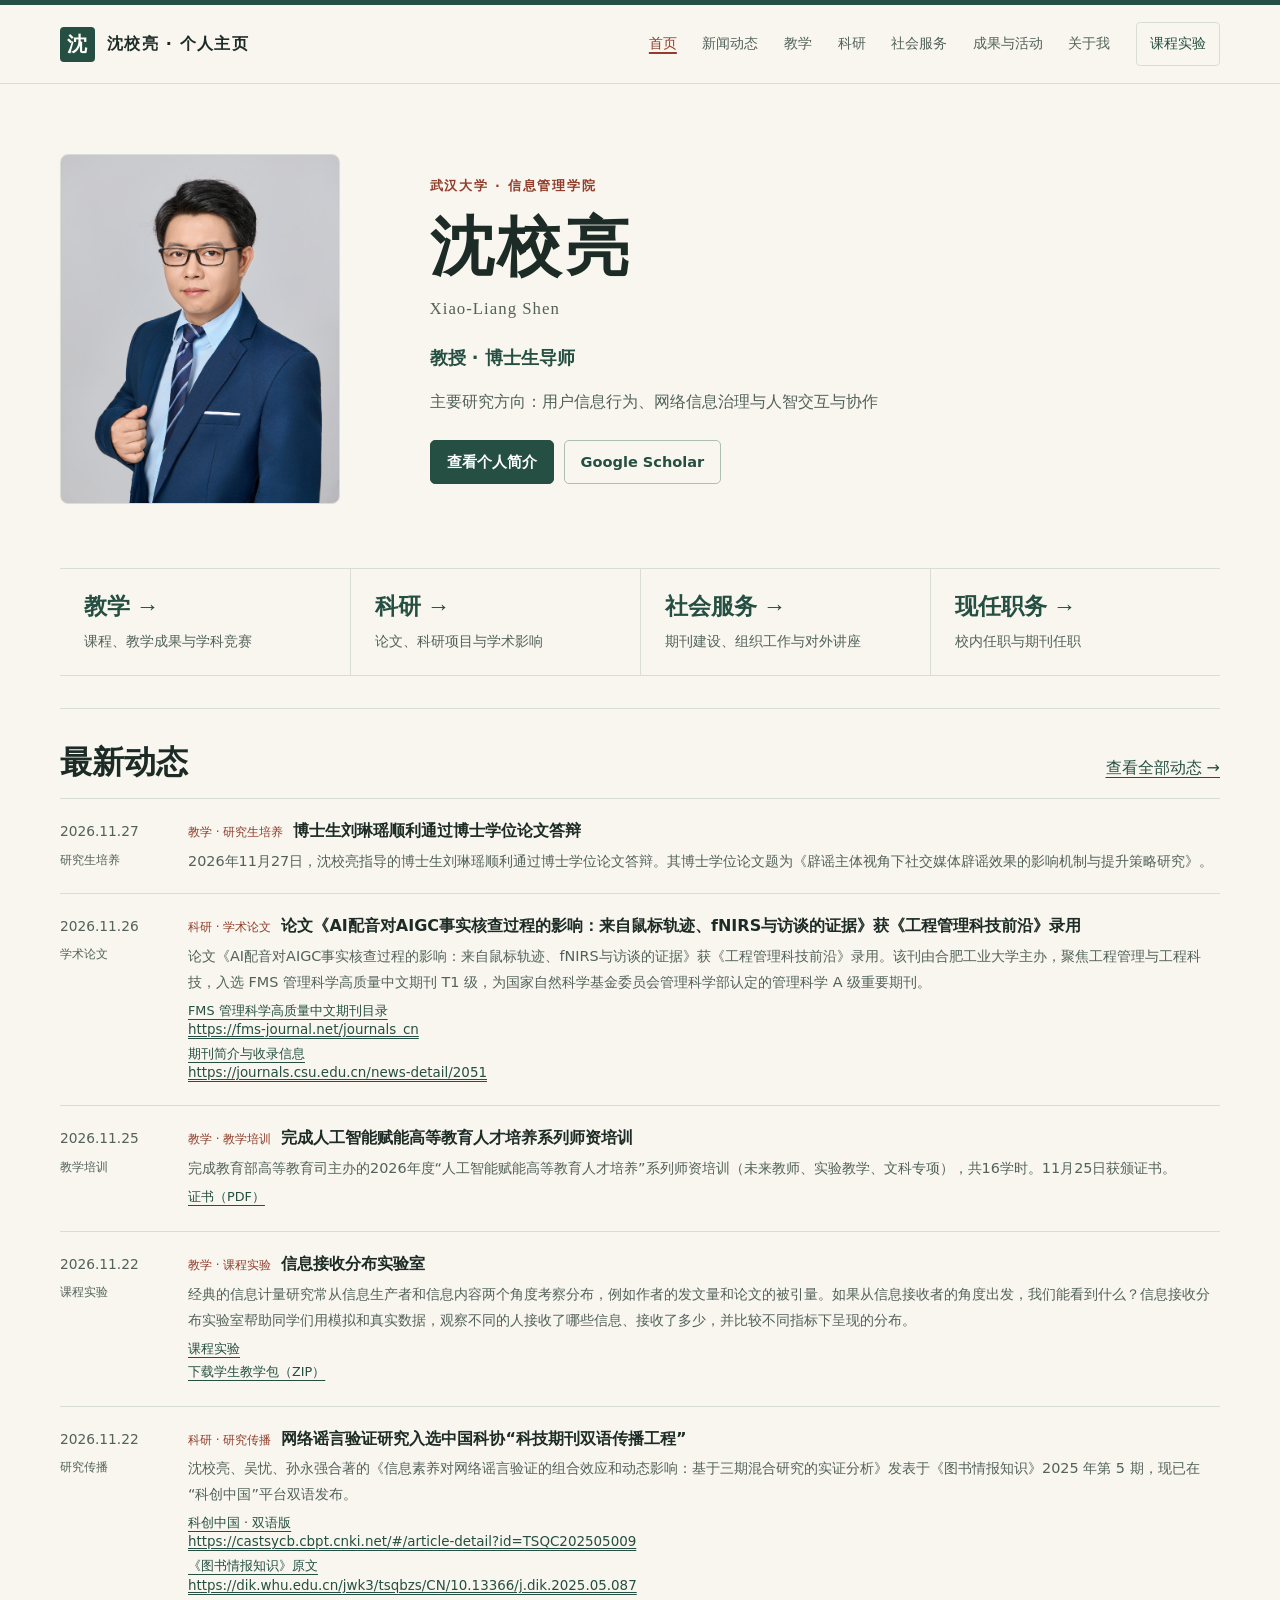
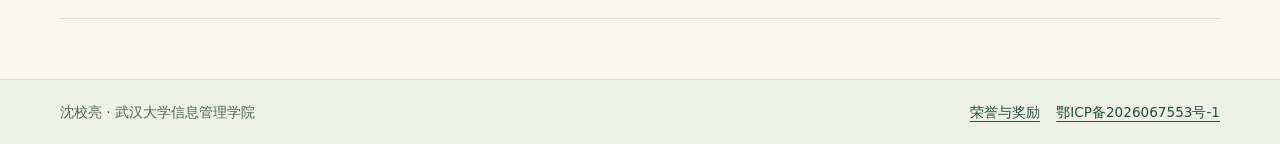
<file: site/index.html>
<!doctype html>
<html lang="zh-CN"><head><meta charset="utf-8"><meta name="viewport" content="width=device-width,initial-scale=1">
<meta name="description" content="武汉大学信息管理学院沈校亮的个人主页，包含研究成果、新闻动态、教学资源与课程实验。">
<title>首页｜沈校亮个人主页</title><link rel="stylesheet" href="assets/site.css?v=8087e40f5af2"></head>
<body><a class="skip" href="#main">跳到正文</a>
<header class="site-head"><div class="wrap head"><a class="brand" href="index.html" target="_blank" rel="noopener"><span class="seal" aria-hidden="true">沈</span><span>沈校亮 · 个人主页</span></a><nav aria-label="主导航"><a class="nav-link" href="index.html" aria-current="page" target="_blank" rel="noopener">首页</a><a class="nav-link" href="news.html" target="_blank" rel="noopener">新闻动态</a><a class="nav-link" href="teaching.html" target="_blank" rel="noopener">教学</a><a class="nav-link" href="research.html" target="_blank" rel="noopener">科研</a><a class="nav-link" href="service.html" target="_blank" rel="noopener">社会服务</a><a class="nav-link" href="facts.html" target="_blank" rel="noopener">成果与活动</a><a class="nav-link" href="about.html" target="_blank" rel="noopener">关于我</a><a class="nav-link lab-link" href="information-reception-lab.html" target="_blank" rel="noopener">课程实验</a></nav></div></header>
<main id="main">
<section class="wrap intro" aria-labelledby="name">
 <figure class="portrait"><div class="picture"><img src="assets/shen-xiaoliang-portrait.jpg" alt="沈校亮教授" width="1365" height="2048" fetchpriority="high"></div></figure><div><p class="eyebrow">武汉大学 · 信息管理学院</p><h1 id="name">沈校亮</h1><p class="name-en">Xiao-Liang Shen</p>
 <p class="affiliation">教授 · 博士生导师</p><p class="bio">主要研究方向：用户信息行为、网络信息治理与人智交互与协作</p>
 <div class="actions"><a class="button" href="about.html" target="_blank" rel="noopener">查看个人简介</a><a class="button secondary" href="https://scholar.google.com/citations?hl=en&amp;user=AXHR1g8AAAAJ&amp;view_op=list_works&amp;sortby=pubdate" target="_blank" rel="noopener noreferrer">Google Scholar</a></div></div>
</section>
<section class="wrap directory" aria-label="按类别查阅成果与活动"><a href="facts.html?category=teaching" target="_blank" rel="noopener"><strong>教学 →</strong><span>课程、教学成果与学科竞赛</span></a><a href="facts.html?category=research" target="_blank" rel="noopener"><strong>科研 →</strong><span>论文、科研项目与学术影响</span></a><a href="facts.html?category=service" target="_blank" rel="noopener"><strong>社会服务 →</strong><span>期刊建设、组织工作与对外讲座</span></a><a href="about.html#current-roles" target="_blank" rel="noopener"><strong>现任职务 →</strong><span>校内任职与期刊任职</span></a></section>
<!--生活影像的发布位置。收到已确认公开的照片或短片后，在此加入有内容的栏目。--><section class="wrap news-panel" aria-labelledby="recent"><div class="section-top"><h2 id="recent">最新动态</h2><a href="news.html" target="_blank" rel="noopener">查看全部动态 →</a></div><ul class="entries"><li id="liu-linyao-phd-defence-2026" data-category="teaching" data-year="2026"><div><time datetime="2026-11-27">2026.11.27</time><small class="news-date-label">研究生培养</small></div><div><a class="category" href="news.html?category=teaching" target="_blank" rel="noopener">教学 · 研究生培养</a><a class="entry-title" href="news.html#liu-linyao-phd-defence-2026" target="_blank" rel="noopener">博士生刘琳瑶顺利通过博士学位论文答辩</a><p>2026年11月27日，沈校亮指导的博士生刘琳瑶顺利通过博士学位论文答辩。其博士学位论文题为《辟谣主体视角下社交媒体辟谣效果的影响机制与提升策略研究》。</p></div></li><li id="aigc-fact-checking-ai-voice-accepted-2026" data-category="research" data-year="2026"><div><time datetime="2026-11-26">2026.11.26</time><small class="news-date-label">学术论文</small></div><div><a class="category" href="news.html?category=research" target="_blank" rel="noopener">科研 · 学术论文</a><a class="entry-title" href="news.html#aigc-fact-checking-ai-voice-accepted-2026" target="_blank" rel="noopener">论文《AI配音对AIGC事实核查过程的影响：来自鼠标轨迹、fNIRS与访谈的证据》获《工程管理科技前沿》录用</a><p>论文《AI配音对AIGC事实核查过程的影响：来自鼠标轨迹、fNIRS与访谈的证据》获《工程管理科技前沿》录用。该刊由合肥工业大学主办，聚焦工程管理与工程科技，入选 FMS 管理科学高质量中文期刊 T1 级，为国家自然科学基金委员会管理科学部认定的管理科学 A 级重要期刊。</p><p class="source-address"> <a class="source external-source" href="https://fms-journal.net/journals_cn" target="_blank" rel="noopener noreferrer"><span class="source-name">FMS 管理科学高质量中文期刊目录</span><bdi class="source-url" dir="ltr">https://fms-journal.net/journals_cn</bdi></a> <a class="source external-source" href="https://journals.csu.edu.cn/news-detail/2051" target="_blank" rel="noopener noreferrer"><span class="source-name">期刊简介与收录信息</span><bdi class="source-url" dir="ltr">https://journals.csu.edu.cn/news-detail/2051</bdi></a></p></div></li><li id="ai-faculty-training-2026" data-category="teaching" data-year="2026"><div><time datetime="2026-11-25">2026.11.25</time><small class="news-date-label">教学培训</small></div><div><a class="category" href="news.html?category=teaching" target="_blank" rel="noopener">教学 · 教学培训</a><a class="entry-title" href="news.html#ai-faculty-training-2026" target="_blank" rel="noopener">完成人工智能赋能高等教育人才培养系列师资培训</a><p>完成教育部高等教育司主办的2026年度“人工智能赋能高等教育人才培养”系列师资培训（未来教师、实验教学、文科专项），共16学时。11月25日获颁证书。</p><p class="source-address"><a class="source" href="assets/ai-faculty-training-2026.pdf?v=2d21a36dca5c" target="_blank" rel="noopener">证书（PDF）</a></p></div></li><li id="teaching-reception-lab" data-category="teaching" data-year="2026"><div><time datetime="2026-11-22">2026.11.22</time><small class="news-date-label">课程实验</small></div><div><a class="category" href="news.html?category=teaching" target="_blank" rel="noopener">教学 · 课程实验</a><a class="entry-title" href="information-reception-lab.html" target="_blank" rel="noopener">信息接收分布实验室</a><p>经典的信息计量研究常从信息生产者和信息内容两个角度考察分布，例如作者的发文量和论文的被引量。如果从信息接收者的角度出发，我们能看到什么？信息接收分布实验室帮助同学们用模拟和真实数据，观察不同的人接收了哪些信息、接收了多少，并比较不同指标下呈现的分布。</p><p class="source-address"><a class="source" href="information-reception-lab.html" target="_blank" rel="noopener">课程实验</a> <a class="source" href="Reception_Lab_V1_9_3_Student.zip" download>下载学生教学包（ZIP）</a></p></div></li><li id="rumor-verification-bilingual" data-category="research" data-year="2026"><div><time datetime="2026-11-22">2026.11.22</time><small class="news-date-label">研究传播</small></div><div><a class="category" href="news.html?category=research" target="_blank" rel="noopener">科研 · 研究传播</a><a class="entry-title" href="news.html#rumor-verification-bilingual" target="_blank" rel="noopener">网络谣言验证研究入选中国科协“科技期刊双语传播工程”</a><p>沈校亮、吴忧、孙永强合著的《信息素养对网络谣言验证的组合效应和动态影响：基于三期混合研究的实证分析》发表于《图书情报知识》2025 年第 5 期，现已在“科创中国”平台双语发布。</p><p class="source-address"><a class="source external-source" href="https://castsycb.cbpt.cnki.net/#/article-detail?id=TSQC202505009" target="_blank" rel="noopener noreferrer"><span class="source-name">科创中国 · 双语版</span><bdi class="source-url" dir="ltr">https://castsycb.cbpt.cnki.net/#/article-detail?id=TSQC202505009</bdi></a> <a class="source external-source" href="https://dik.whu.edu.cn/jwk3/tsqbzs/CN/10.13366/j.dik.2025.05.087" target="_blank" rel="noopener noreferrer"><span class="source-name">《图书情报知识》原文</span><bdi class="source-url" dir="ltr">https://dik.whu.edu.cn/jwk3/tsqbzs/CN/10.13366/j.dik.2025.05.087</bdi></a></p></div></li></ul></section></main>
<footer class="site-foot"><div class="wrap foot"><span>沈校亮 · 武汉大学信息管理学院</span><span><a href="honors.html" target="_blank" rel="noopener">荣誉与奖励</a>   <a href="https://beian.miit.gov.cn/" target="_blank" rel="noopener">鄂ICP备2026067553号-1</a></span></div></footer>
</body></html>
</file>
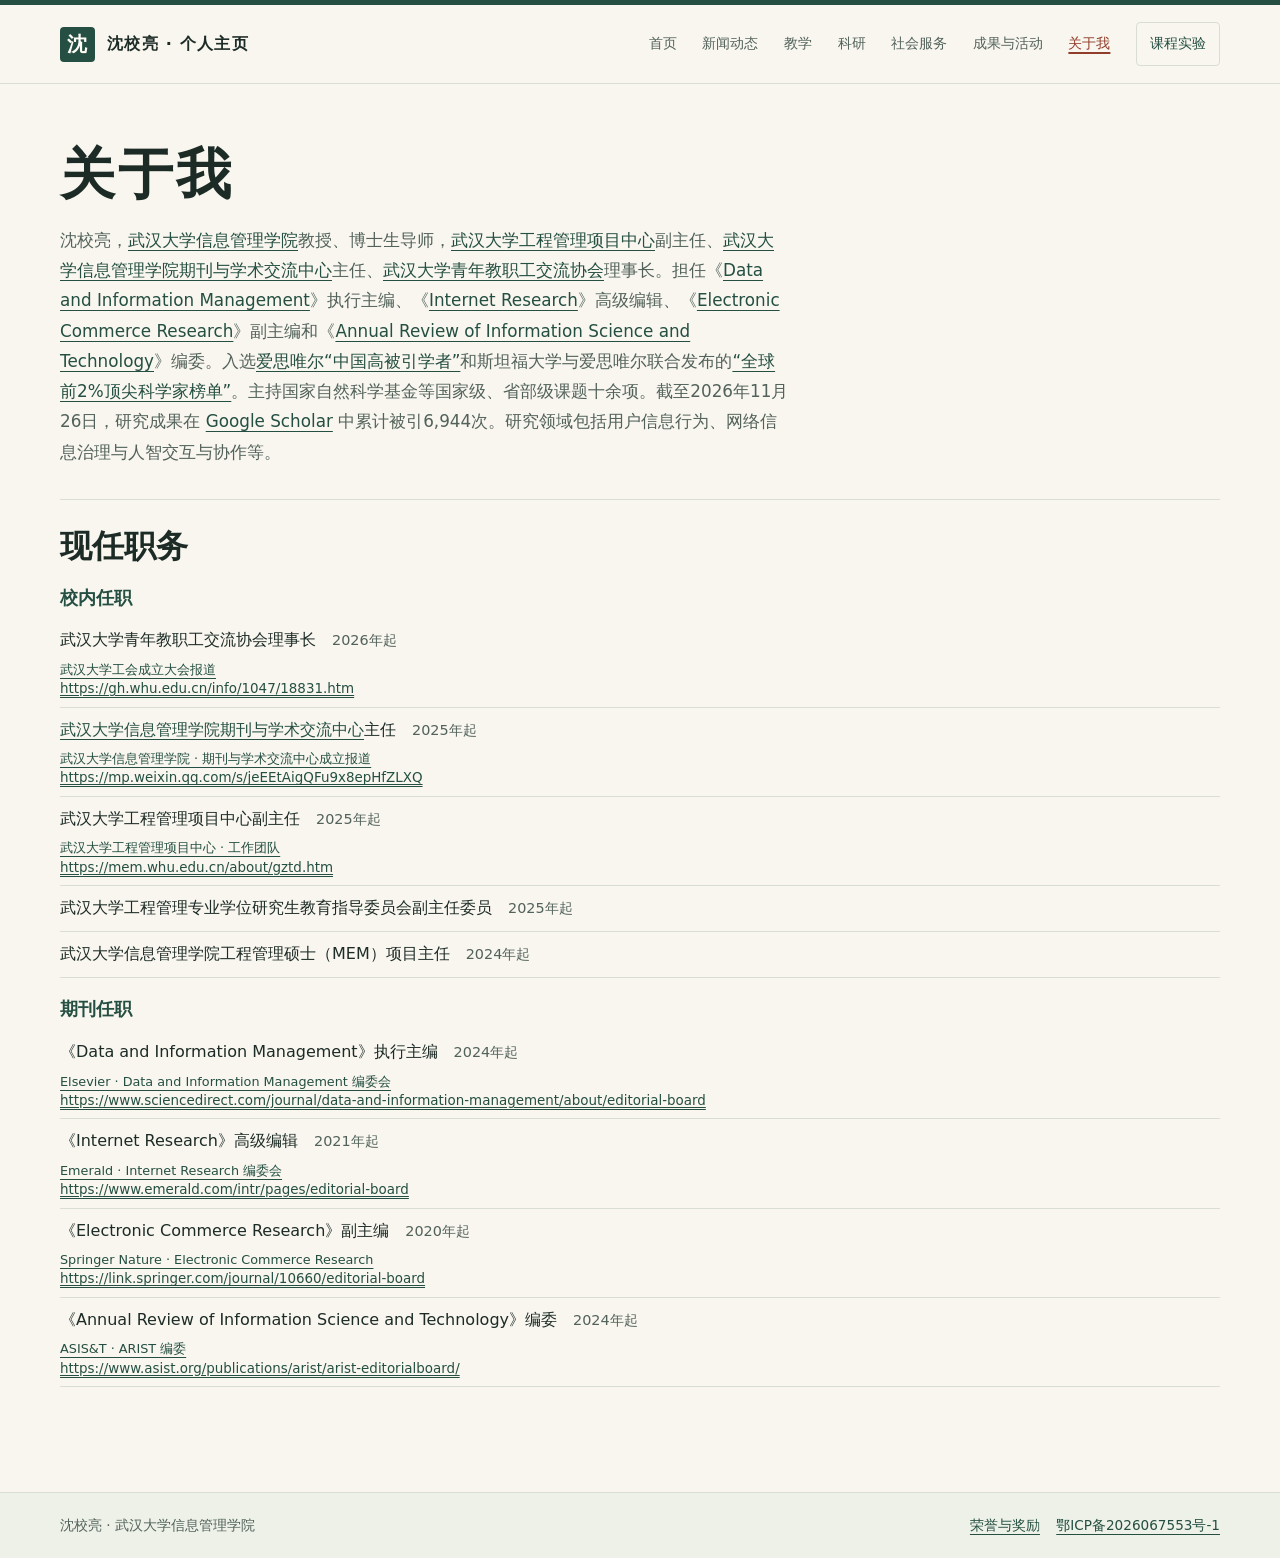
<file: site/about.html>
<!doctype html>
<html lang="zh-CN"><head><meta charset="utf-8"><meta name="viewport" content="width=device-width,initial-scale=1">
<meta name="description" content="武汉大学信息管理学院沈校亮的个人主页，包含研究成果、新闻动态、教学资源与课程实验。">
<title>关于我｜沈校亮个人主页</title><link rel="stylesheet" href="assets/site.css?v=8087e40f5af2"></head>
<body><a class="skip" href="#main">跳到正文</a>
<header class="site-head"><div class="wrap head"><a class="brand" href="index.html" target="_blank" rel="noopener"><span class="seal" aria-hidden="true">沈</span><span>沈校亮 · 个人主页</span></a><nav aria-label="主导航"><a class="nav-link" href="index.html" target="_blank" rel="noopener">首页</a><a class="nav-link" href="news.html" target="_blank" rel="noopener">新闻动态</a><a class="nav-link" href="teaching.html" target="_blank" rel="noopener">教学</a><a class="nav-link" href="research.html" target="_blank" rel="noopener">科研</a><a class="nav-link" href="service.html" target="_blank" rel="noopener">社会服务</a><a class="nav-link" href="facts.html" target="_blank" rel="noopener">成果与活动</a><a class="nav-link" href="about.html" aria-current="page" target="_blank" rel="noopener">关于我</a><a class="nav-link lab-link" href="information-reception-lab.html" target="_blank" rel="noopener">课程实验</a></nav></div></header>
<main id="main"><div class="wrap inner"><h1>关于我</h1><section class="profile-intro" aria-label="个人简介"><p class="lead">沈校亮，<a href="https://sim.whu.edu.cn/" target="_blank" rel="noopener noreferrer">武汉大学信息管理学院</a>教授、博士生导师，<a href="https://mem.whu.edu.cn/about/gztd.htm" target="_blank" rel="noopener noreferrer">武汉大学工程管理项目中心</a>副主任、<a href="https://jirm.whu.edu.cn/CN/volumn/current_abs.shtml" target="_blank" rel="noopener noreferrer">武汉大学信息管理学院期刊与学术交流中心</a>主任、<a href="https://gh.whu.edu.cn/info/1047/18831.htm" target="_blank" rel="noopener noreferrer">武汉大学青年教职工交流协会</a>理事长。担任《<a href="https://www.sciencedirect.com/journal/data-and-information-management/about/editorial-board" target="_blank" rel="noopener noreferrer">Data and Information Management</a>》执行主编、《<a href="https://www.emerald.com/intr/pages/editorial-board" target="_blank" rel="noopener noreferrer">Internet Research</a>》高级编辑、《<a href="https://link.springer.com/journal/10660/editorial-board" target="_blank" rel="noopener noreferrer">Electronic Commerce Research</a>》副主编和《<a href="https://www.asist.org/publications/arist/arist-editorialboard/" target="_blank" rel="noopener noreferrer">Annual Review of Information Science and Technology</a>》编委。入选<a href="https://eci.elsevier.cn/resource/hccr.html" target="_blank" rel="noopener noreferrer">爱思唯尔“中国高被引学者”</a>和斯坦福大学与爱思唯尔联合发布的<a href="https://elsevier.digitalcommonsdata.com/datasets/btchxktzyw/9" target="_blank" rel="noopener noreferrer">“全球前2%顶尖科学家榜单”</a>。主持国家自然科学基金等国家级、省部级课题十余项。截至2026年11月26日，研究成果在 <a href="https://scholar.google.com/citations?hl=en&amp;user=AXHR1g8AAAAJ&amp;view_op=list_works&amp;sortby=pubdate" target="_blank" rel="noopener noreferrer">Google Scholar</a> 中累计被引6,944次。研究领域包括用户信息行为、网络信息治理与人智交互与协作等。</p></section><section id="current-roles" class="block current-roles"><h2>现任职务</h2><h3>校内任职</h3><ul class="records role-list"><li><span class="role-name">武汉大学青年教职工交流协会理事长</span><span class="role-date">2026年起</span><a class="source external-source" href="https://gh.whu.edu.cn/info/1047/18831.htm" target="_blank" rel="noopener noreferrer"><span class="source-name">武汉大学工会成立大会报道</span><bdi class="source-url" dir="ltr">https://gh.whu.edu.cn/info/1047/18831.htm</bdi></a></li><li><span class="role-name"><a href="https://jirm.whu.edu.cn/CN/volumn/current_abs.shtml" target="_blank" rel="noopener noreferrer">武汉大学信息管理学院期刊与学术交流中心</a>主任</span><span class="role-date">2025年起</span><a class="source external-source" href="https://mp.weixin.qq.com/s/jeEEtAigQFu9x8epHfZLXQ" target="_blank" rel="noopener noreferrer"><span class="source-name">武汉大学信息管理学院 · 期刊与学术交流中心成立报道</span><bdi class="source-url" dir="ltr">https://mp.weixin.qq.com/s/jeEEtAigQFu9x8epHfZLXQ</bdi></a></li><li><span class="role-name">武汉大学工程管理项目中心副主任</span><span class="role-date">2025年起</span><a class="source external-source" href="https://mem.whu.edu.cn/about/gztd.htm" target="_blank" rel="noopener noreferrer"><span class="source-name">武汉大学工程管理项目中心 · 工作团队</span><bdi class="source-url" dir="ltr">https://mem.whu.edu.cn/about/gztd.htm</bdi></a></li><li><span class="role-name">武汉大学工程管理专业学位研究生教育指导委员会副主任委员</span><span class="role-date">2025年起</span></li><li><span class="role-name">武汉大学信息管理学院工程管理硕士（MEM）项目主任</span><span class="role-date">2024年起</span></li></ul><h3>期刊任职</h3><ul class="records role-list"><li><span class="role-name">《Data and Information Management》执行主编</span><span class="role-date">2024年起</span><a class="source external-source" href="https://www.sciencedirect.com/journal/data-and-information-management/about/editorial-board" target="_blank" rel="noopener noreferrer"><span class="source-name">Elsevier · Data and Information Management 编委会</span><bdi class="source-url" dir="ltr">https://www.sciencedirect.com/journal/data-and-information-management/about/editorial-board</bdi></a></li><li><span class="role-name">《Internet Research》高级编辑</span><span class="role-date">2021年起</span><a class="source external-source" href="https://www.emerald.com/intr/pages/editorial-board" target="_blank" rel="noopener noreferrer"><span class="source-name">Emerald · Internet Research 编委会</span><bdi class="source-url" dir="ltr">https://www.emerald.com/intr/pages/editorial-board</bdi></a></li><li><span class="role-name">《Electronic Commerce Research》副主编</span><span class="role-date">2020年起</span><a class="source external-source" href="https://link.springer.com/journal/10660/editorial-board" target="_blank" rel="noopener noreferrer"><span class="source-name">Springer Nature · Electronic Commerce Research</span><bdi class="source-url" dir="ltr">https://link.springer.com/journal/10660/editorial-board</bdi></a></li><li><span class="role-name">《Annual Review of Information Science and Technology》编委</span><span class="role-date">2024年起</span><a class="source external-source" href="https://www.asist.org/publications/arist/arist-editorialboard/" target="_blank" rel="noopener noreferrer"><span class="source-name">ASIS&amp;T · ARIST 编委</span><bdi class="source-url" dir="ltr">https://www.asist.org/publications/arist/arist-editorialboard/</bdi></a></li></ul></section></div></main>
<footer class="site-foot"><div class="wrap foot"><span>沈校亮 · 武汉大学信息管理学院</span><span><a href="honors.html" target="_blank" rel="noopener">荣誉与奖励</a>   <a href="https://beian.miit.gov.cn/" target="_blank" rel="noopener">鄂ICP备2026067553号-1</a></span></div></footer>
</body></html>
</file>
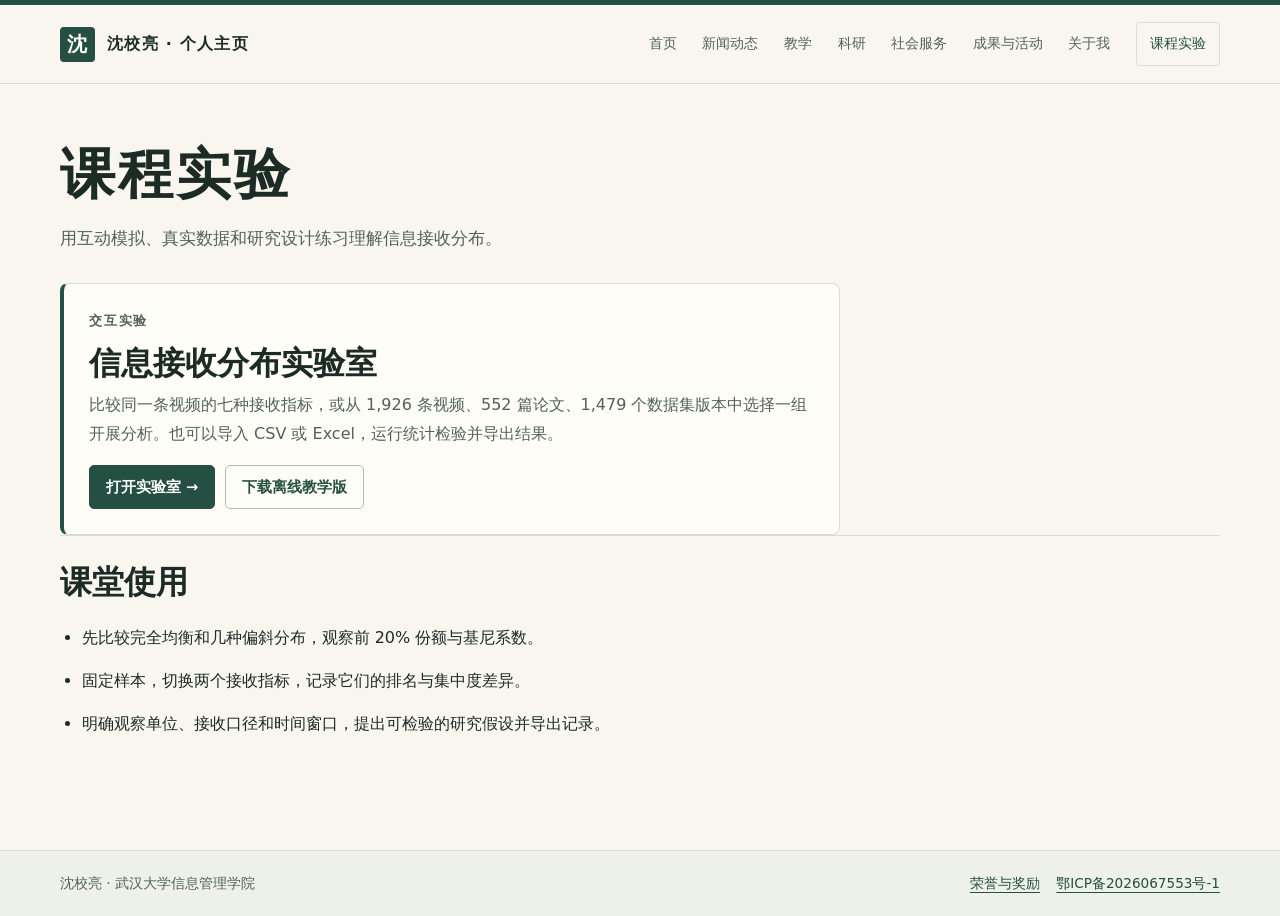
<file: site/course-lab.html>
<!doctype html>
<html lang="zh-CN"><head><meta charset="utf-8"><meta name="viewport" content="width=device-width,initial-scale=1">
<meta name="description" content="武汉大学信息管理学院沈校亮的个人主页，包含研究成果、新闻动态、教学资源与课程实验。">
<title>课程实验｜沈校亮个人主页</title><link rel="stylesheet" href="assets/site.css?v=8087e40f5af2"></head>
<body><a class="skip" href="#main">跳到正文</a>
<header class="site-head"><div class="wrap head"><a class="brand" href="index.html" target="_blank" rel="noopener"><span class="seal" aria-hidden="true">沈</span><span>沈校亮 · 个人主页</span></a><nav aria-label="主导航"><a class="nav-link" href="index.html" target="_blank" rel="noopener">首页</a><a class="nav-link" href="news.html" target="_blank" rel="noopener">新闻动态</a><a class="nav-link" href="teaching.html" target="_blank" rel="noopener">教学</a><a class="nav-link" href="research.html" target="_blank" rel="noopener">科研</a><a class="nav-link" href="service.html" target="_blank" rel="noopener">社会服务</a><a class="nav-link" href="facts.html" target="_blank" rel="noopener">成果与活动</a><a class="nav-link" href="about.html" target="_blank" rel="noopener">关于我</a><a class="nav-link lab-link" href="information-reception-lab.html" target="_blank" rel="noopener">课程实验</a></nav></div></header>
<main id="main"><div class="wrap inner"><h1>课程实验</h1><p class="lead">用互动模拟、真实数据和研究设计练习理解信息接收分布。</p><section class="feature"><p class="eyebrow">交互实验</p><h2>信息接收分布实验室</h2>
<p>比较同一条视频的七种接收指标，或从 1,926 条视频、552 篇论文、1,479 个数据集版本中选择一组开展分析。也可以导入 CSV 或 Excel，运行统计检验并导出结果。</p>
<div class="actions"><a class="button" href="information-reception-lab.html" target="_blank" rel="noopener">打开实验室 →</a><a class="button secondary" href="Reception_Lab_V1_9_3_Student.zip" download>下载离线教学版</a></div></section><section class="block"><h2>课堂使用</h2><ul class="records"><li>先比较完全均衡和几种偏斜分布，观察前 20% 份额与基尼系数。</li><li>固定样本，切换两个接收指标，记录它们的排名与集中度差异。</li><li>明确观察单位、接收口径和时间窗口，提出可检验的研究假设并导出记录。</li></ul></section></div></main>
<footer class="site-foot"><div class="wrap foot"><span>沈校亮 · 武汉大学信息管理学院</span><span><a href="honors.html" target="_blank" rel="noopener">荣誉与奖励</a>   <a href="https://beian.miit.gov.cn/" target="_blank" rel="noopener">鄂ICP备2026067553号-1</a></span></div></footer>
</body></html>
</file>
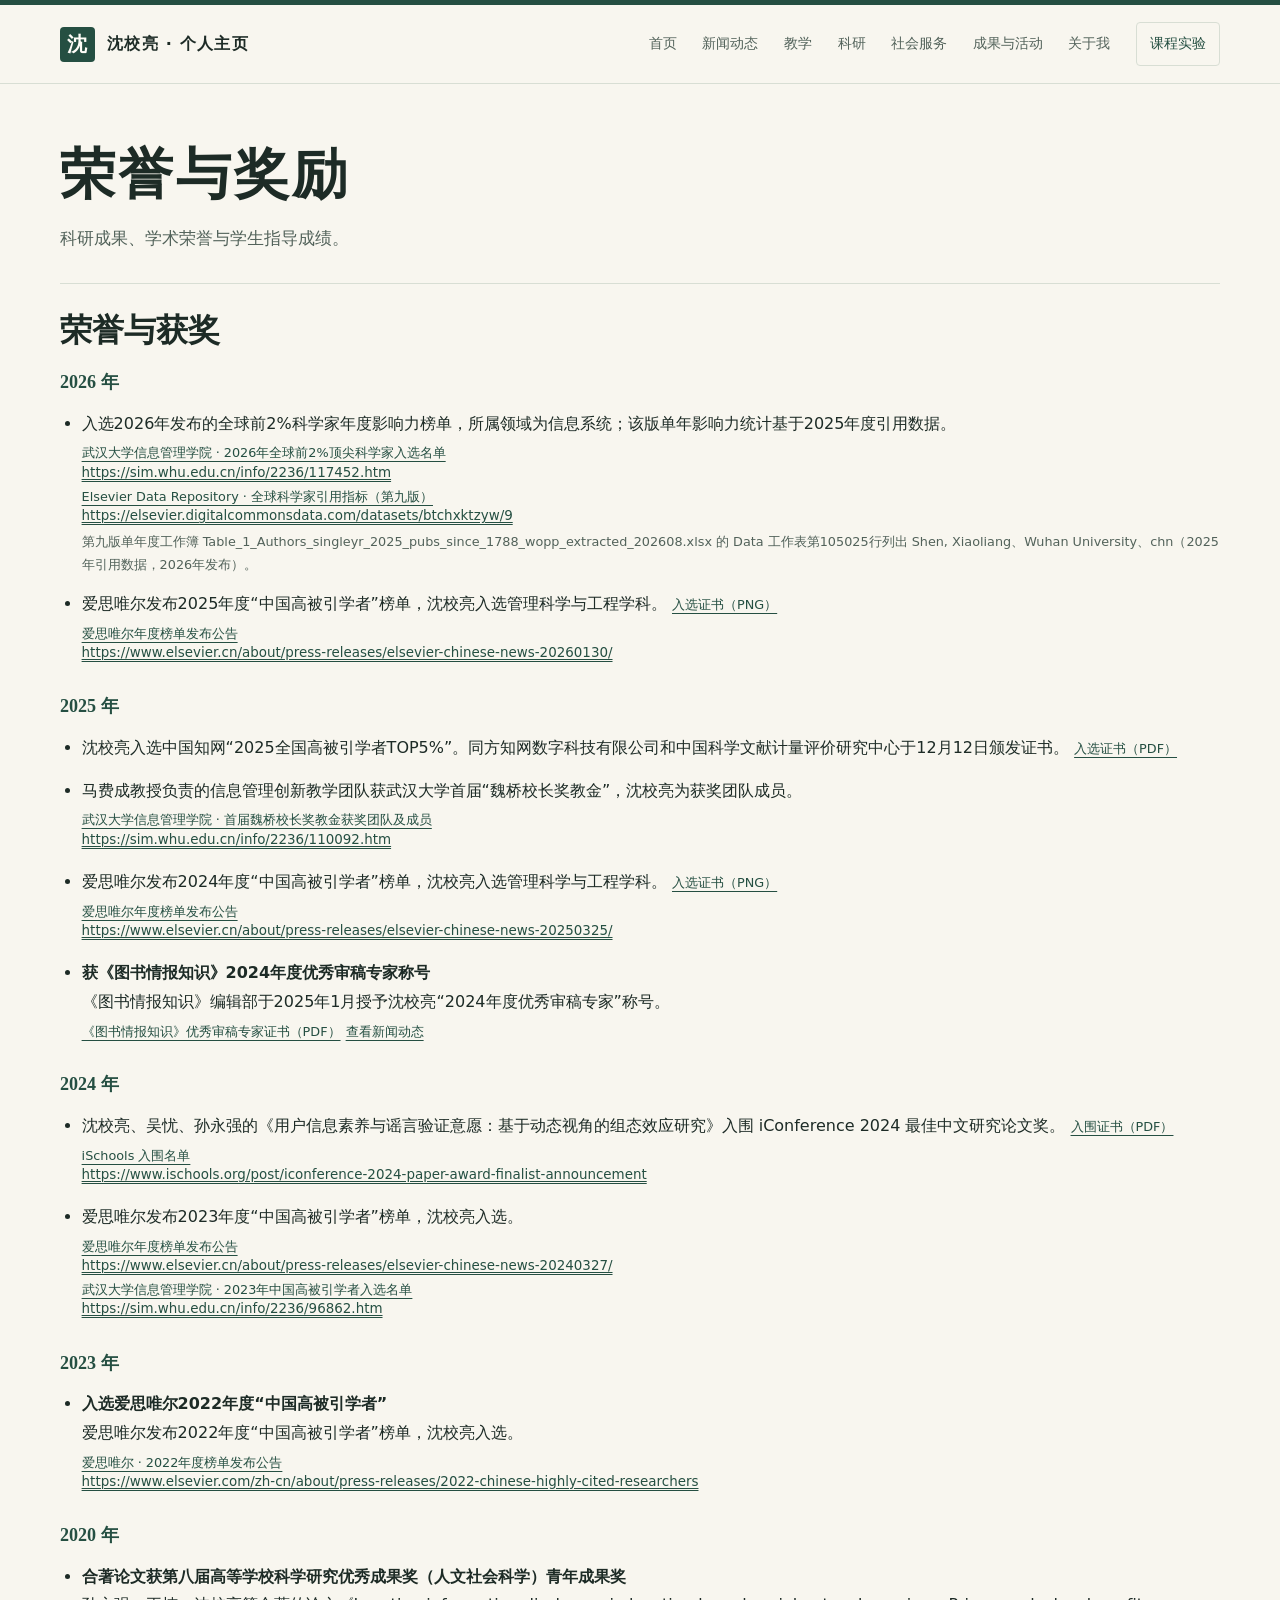
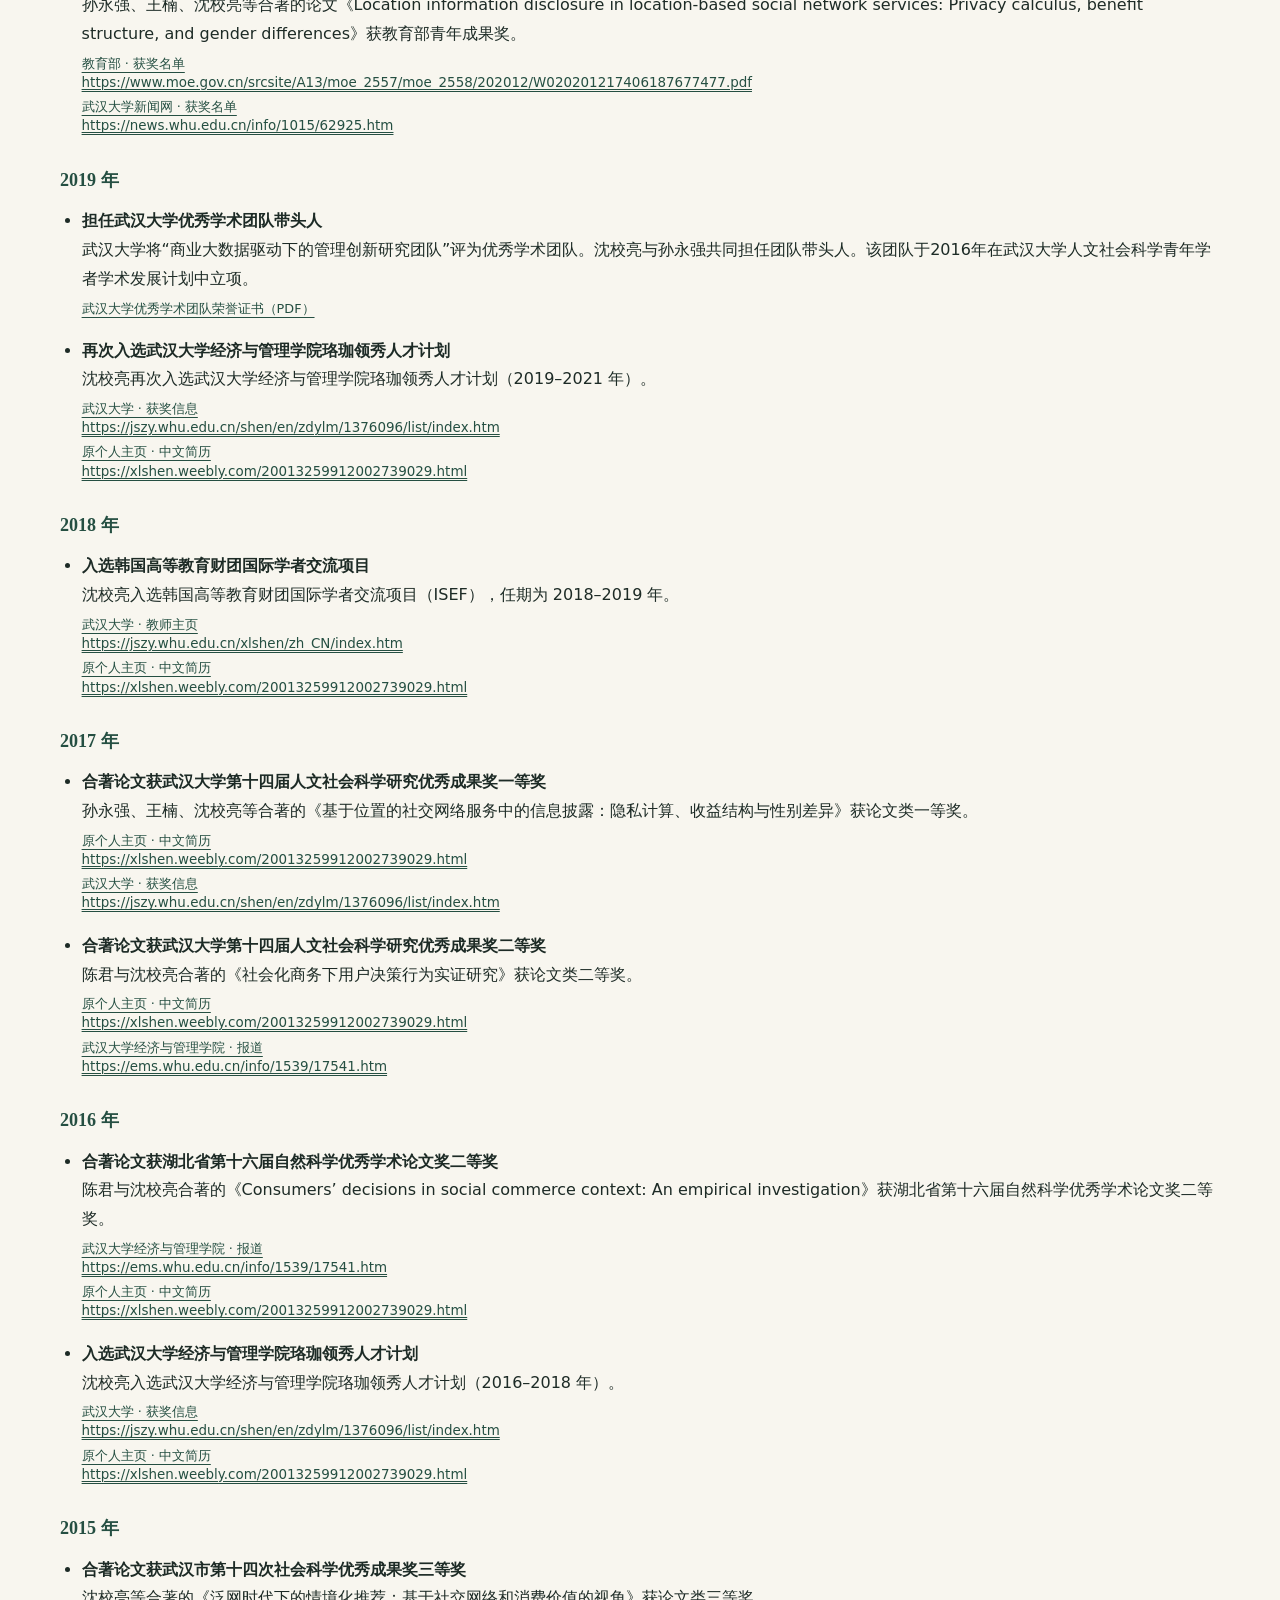
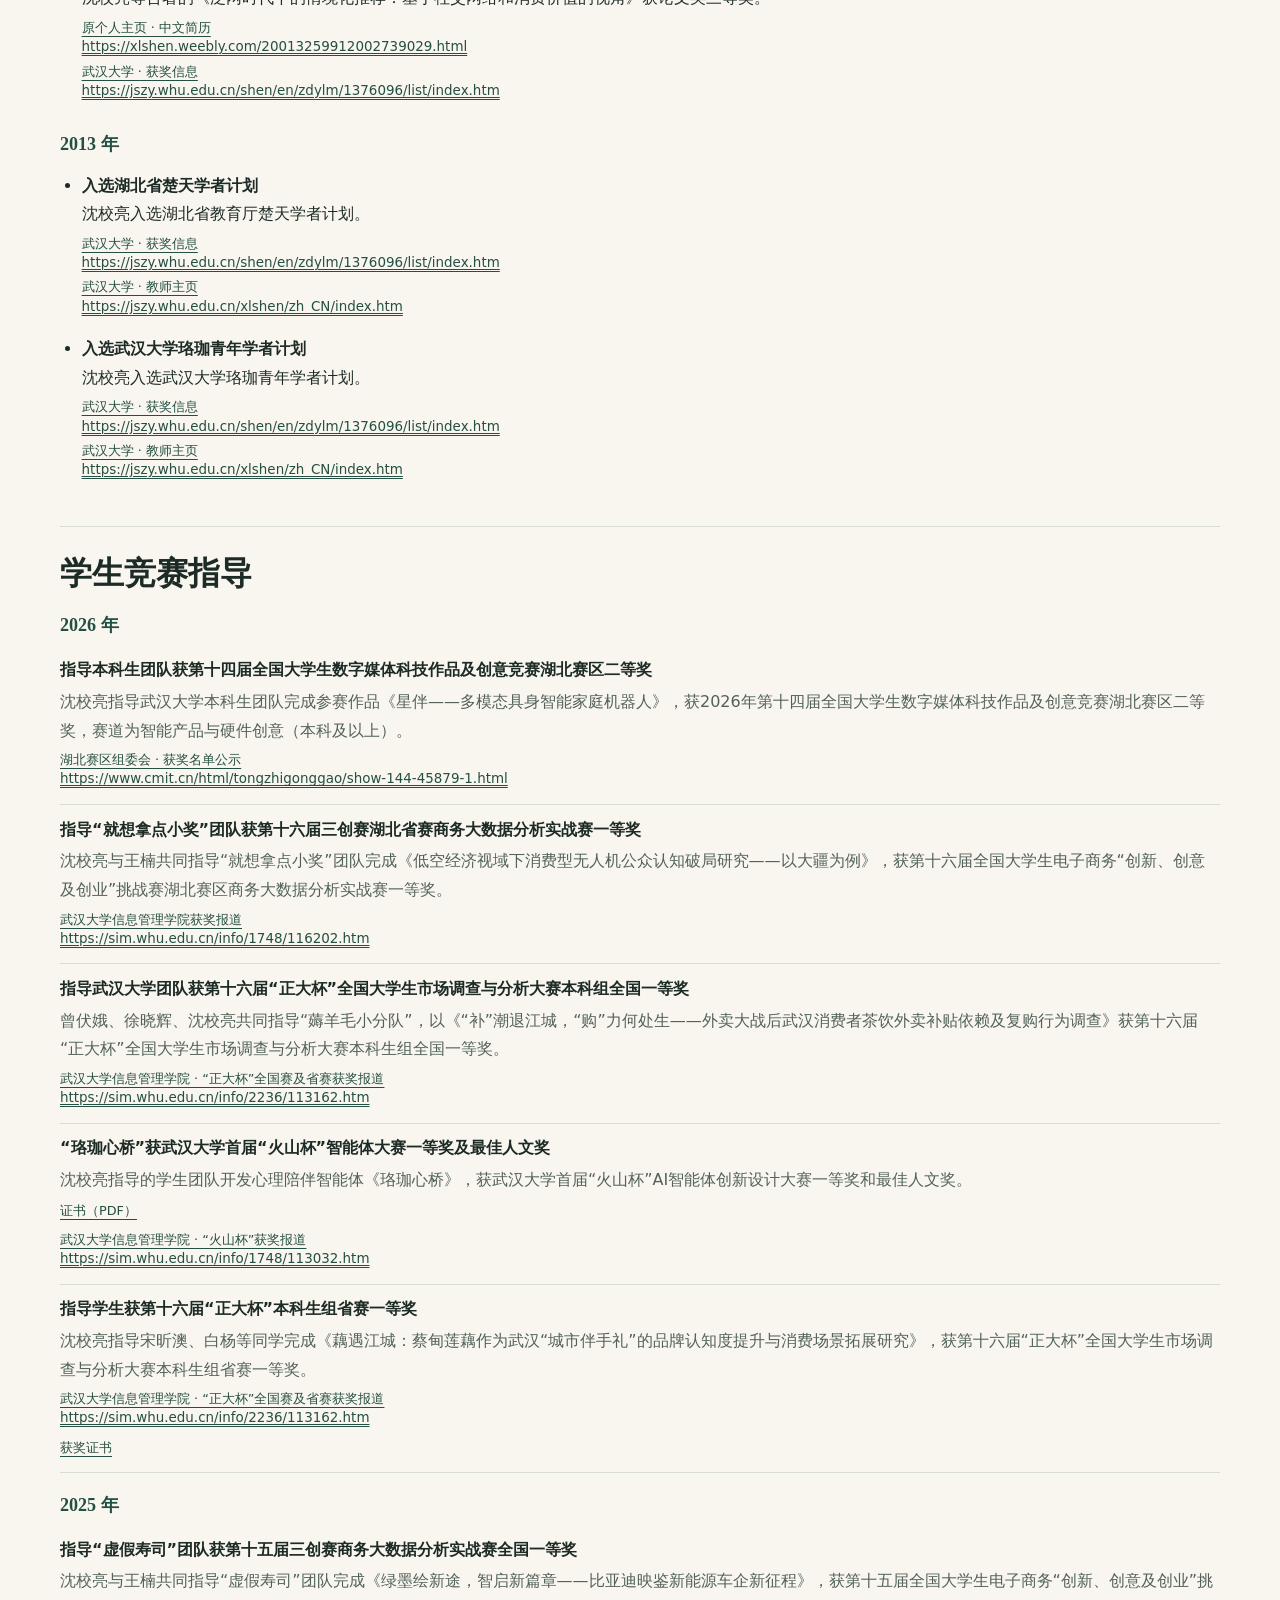
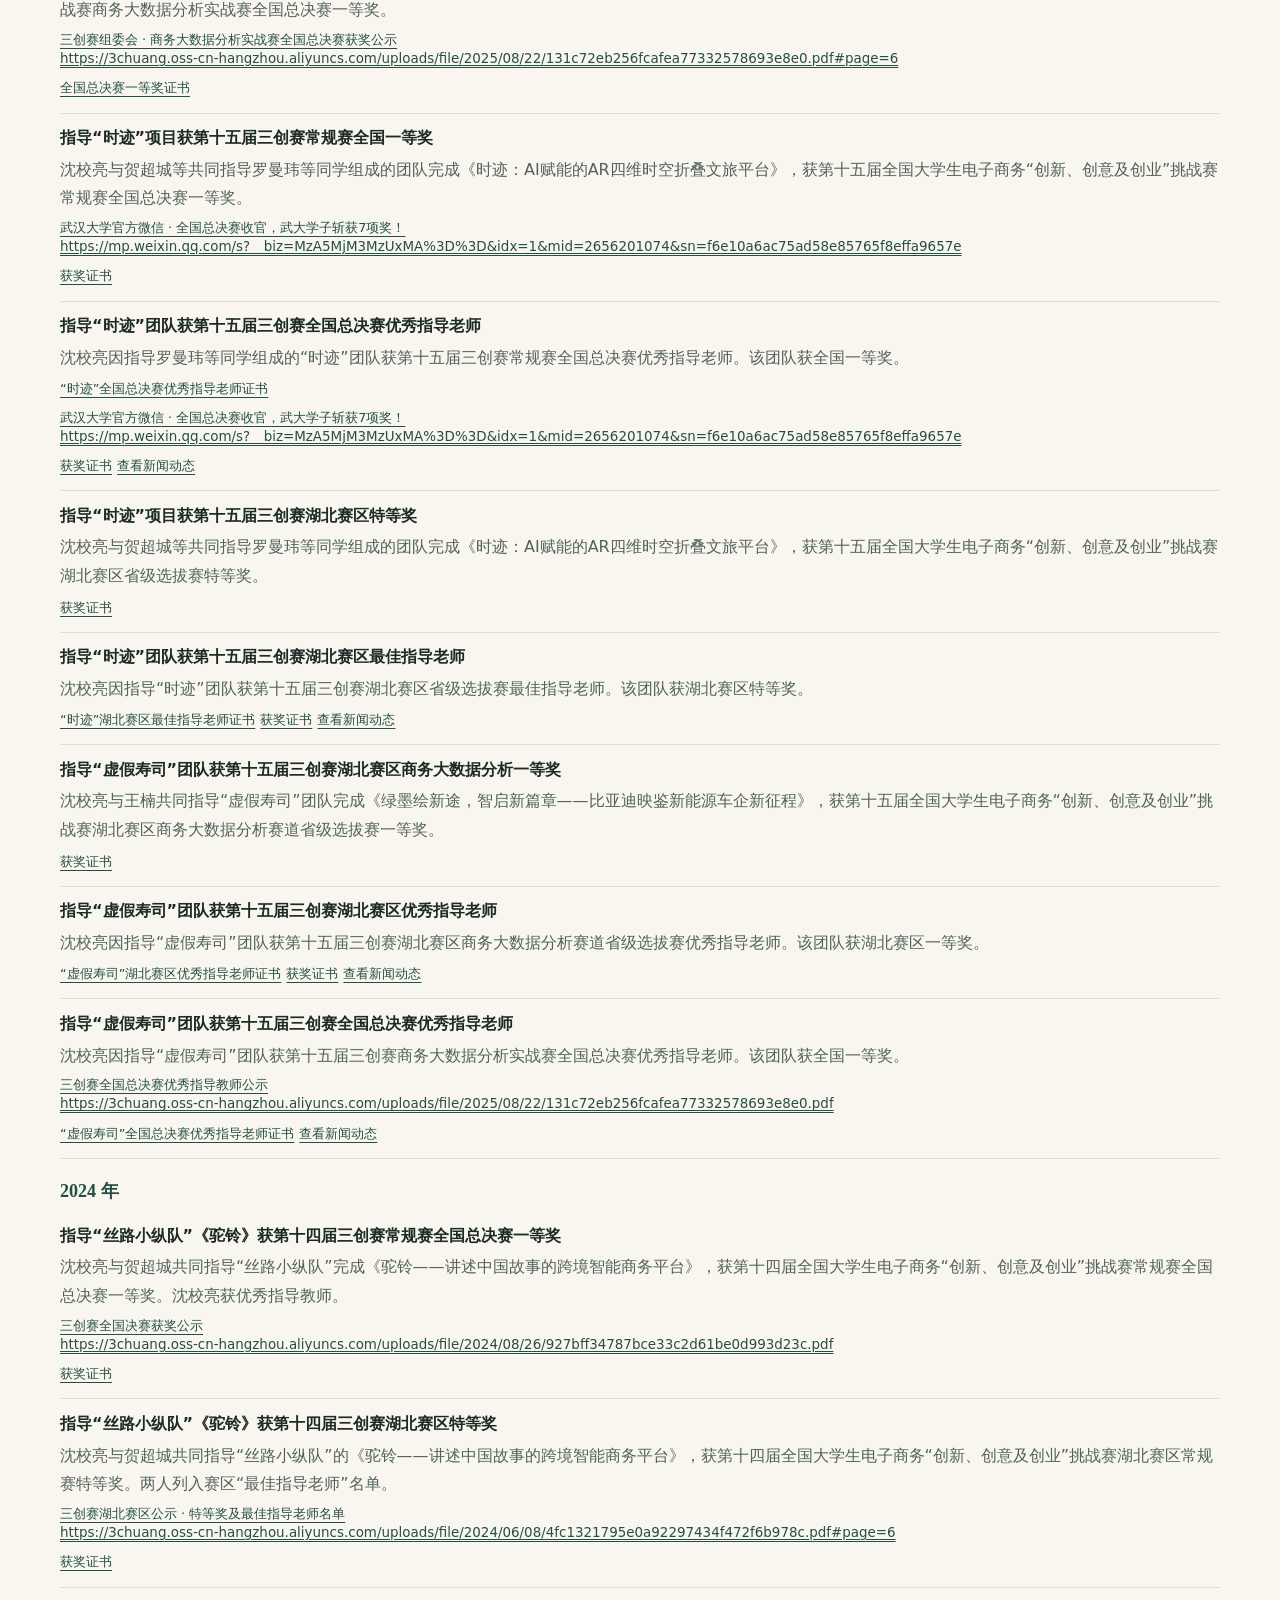
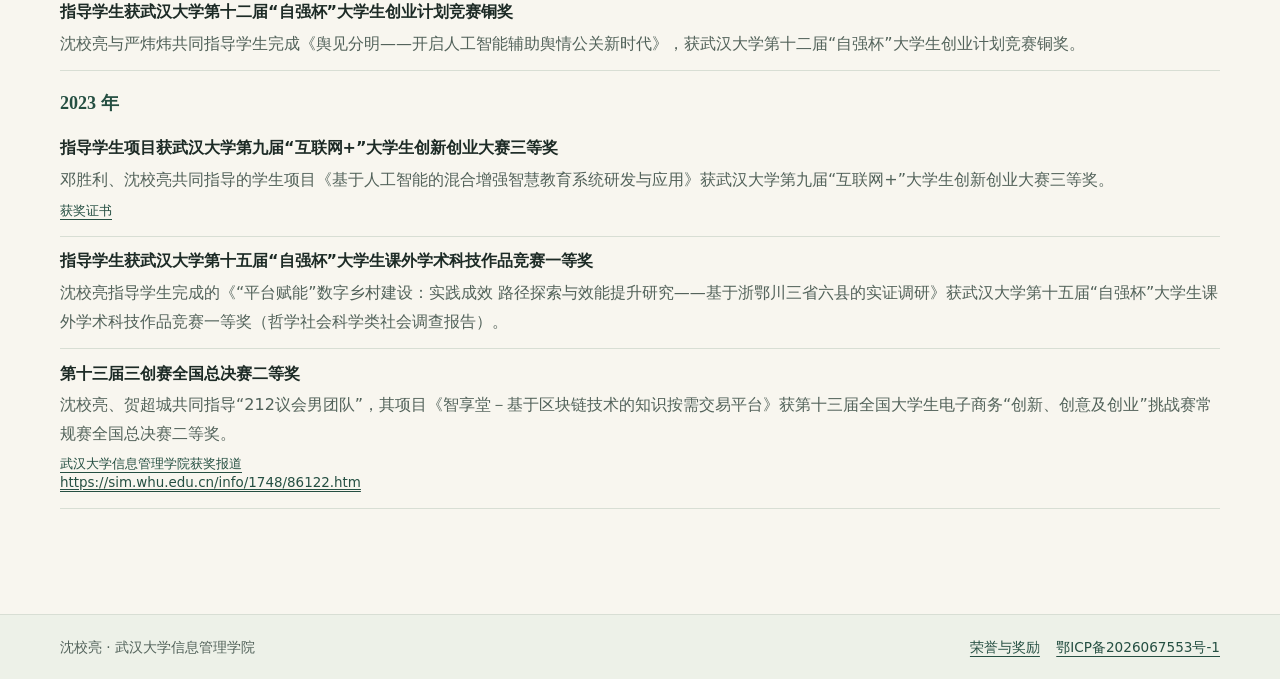
<file: site/honors.html>
<!doctype html>
<html lang="zh-CN"><head><meta charset="utf-8"><meta name="viewport" content="width=device-width,initial-scale=1">
<meta name="description" content="武汉大学信息管理学院沈校亮的个人主页，包含研究成果、新闻动态、教学资源与课程实验。">
<title>荣誉与奖励｜沈校亮个人主页</title><link rel="stylesheet" href="assets/site.css?v=8087e40f5af2"></head>
<body><a class="skip" href="#main">跳到正文</a>
<header class="site-head"><div class="wrap head"><a class="brand" href="index.html" target="_blank" rel="noopener"><span class="seal" aria-hidden="true">沈</span><span>沈校亮 · 个人主页</span></a><nav aria-label="主导航"><a class="nav-link" href="index.html" target="_blank" rel="noopener">首页</a><a class="nav-link" href="news.html" target="_blank" rel="noopener">新闻动态</a><a class="nav-link" href="teaching.html" target="_blank" rel="noopener">教学</a><a class="nav-link" href="research.html" target="_blank" rel="noopener">科研</a><a class="nav-link" href="service.html" target="_blank" rel="noopener">社会服务</a><a class="nav-link" href="facts.html" target="_blank" rel="noopener">成果与活动</a><a class="nav-link" href="about.html" target="_blank" rel="noopener">关于我</a><a class="nav-link lab-link" href="information-reception-lab.html" target="_blank" rel="noopener">课程实验</a></nav></div></header>
<main id="main"><div class="wrap inner"><h1>荣誉与奖励</h1><p class="lead">科研成果、学术荣誉与学生指导成绩。</p><section class="block"><h2 id="academic-honors">荣誉与获奖</h2><h3 class="record-year">2026 年</h3><ul class="records sourced"><li>入选2026年发布的全球前2%科学家年度影响力榜单，所属领域为信息系统；该版单年影响力统计基于2025年度引用数据。 <a class="source external-source" href="https://sim.whu.edu.cn/info/2236/117452.htm" target="_blank" rel="noopener noreferrer"><span class="source-name">武汉大学信息管理学院 · 2026年全球前2%顶尖科学家入选名单</span><bdi class="source-url" dir="ltr">https://sim.whu.edu.cn/info/2236/117452.htm</bdi></a> <a class="source external-source" href="https://elsevier.digitalcommonsdata.com/datasets/btchxktzyw/9" target="_blank" rel="noopener noreferrer" title="第九版单年度工作簿 Table_1_Authors_singleyr_2025_pubs_since_1788_wopp_extracted_202608.xlsx 的 Data 工作表第105025行列出 Shen, Xiaoliang、Wuhan University、chn（2025年引用数据，2026年发布）。"><span class="source-name">Elsevier Data Repository · 全球科学家引用指标（第九版）</span><bdi class="source-url" dir="ltr">https://elsevier.digitalcommonsdata.com/datasets/btchxktzyw/9</bdi></a><small class="citation-note">第九版单年度工作簿 Table_1_Authors_singleyr_2025_pubs_since_1788_wopp_extracted_202608.xlsx 的 Data 工作表第105025行列出 Shen, Xiaoliang、Wuhan University、chn（2025年引用数据，2026年发布）。</small></li><li>爱思唯尔发布2025年度“中国高被引学者”榜单，沈校亮入选管理科学与工程学科。 <a class="source" href="assets/elsevier-highly-cited-2025.png?v=f39740c3c088" target="_blank" rel="noopener">入选证书（PNG）</a> <a class="source external-source" href="https://www.elsevier.cn/about/press-releases/elsevier-chinese-news-20260130/" target="_blank" rel="noopener noreferrer"><span class="source-name">爱思唯尔年度榜单发布公告</span><bdi class="source-url" dir="ltr">https://www.elsevier.cn/about/press-releases/elsevier-chinese-news-20260130/</bdi></a></li></ul><h3 class="record-year">2025 年</h3><ul class="records sourced"><li>沈校亮入选中国知网“2025全国高被引学者TOP5%”。同方知网数字科技有限公司和中国科学文献计量评价研究中心于12月12日颁发证书。 <a class="source" href="assets/cnki-top5-2025.pdf?v=c07175f07003" target="_blank" rel="noopener">入选证书（PDF）</a></li><li>马费成教授负责的信息管理创新教学团队获武汉大学首届“魏桥校长奖教金”，沈校亮为获奖团队成员。 <a class="source external-source" href="https://sim.whu.edu.cn/info/2236/110092.htm" target="_blank" rel="noopener noreferrer"><span class="source-name">武汉大学信息管理学院 · 首届魏桥校长奖教金获奖团队及成员</span><bdi class="source-url" dir="ltr">https://sim.whu.edu.cn/info/2236/110092.htm</bdi></a></li><li>爱思唯尔发布2024年度“中国高被引学者”榜单，沈校亮入选管理科学与工程学科。 <a class="source" href="assets/elsevier-highly-cited-2024.png?v=d2782d7d7bff" target="_blank" rel="noopener">入选证书（PNG）</a> <a class="source external-source" href="https://www.elsevier.cn/about/press-releases/elsevier-chinese-news-20250325/" target="_blank" rel="noopener noreferrer"><span class="source-name">爱思唯尔年度榜单发布公告</span><bdi class="source-url" dir="ltr">https://www.elsevier.cn/about/press-releases/elsevier-chinese-news-20250325/</bdi></a></li><li id="dik-outstanding-reviewer-2024"><a class="award-title" href="facts.html#record-dik-outstanding-reviewer-2024" target="_blank" rel="noopener">获《图书情报知识》2024年度优秀审稿专家称号</a><p>《图书情报知识》编辑部于2025年1月授予沈校亮“2024年度优秀审稿专家”称号。</p><a class="source" href="assets/dik-outstanding-reviewer-2024.pdf?v=7ebe1d4d5741" target="_blank" rel="noopener">《图书情报知识》优秀审稿专家证书（PDF）</a> <a class="source" href="news.html#dik-outstanding-reviewer-2024" target="_blank" rel="noopener">查看新闻动态</a></li></ul><h3 class="record-year">2024 年</h3><ul class="records sourced"><li>沈校亮、吴忧、孙永强的《用户信息素养与谣言验证意愿：基于动态视角的组态效应研究》入围 iConference 2024 最佳中文研究论文奖。 <a class="source" href="assets/iconference-finalist-2024.pdf?v=d514a25ccc62" target="_blank" rel="noopener">入围证书（PDF）</a> <a class="source external-source" href="https://www.ischools.org/post/iconference-2024-paper-award-finalist-announcement" target="_blank" rel="noopener noreferrer"><span class="source-name">iSchools 入围名单</span><bdi class="source-url" dir="ltr">https://www.ischools.org/post/iconference-2024-paper-award-finalist-announcement</bdi></a></li><li>爱思唯尔发布2023年度“中国高被引学者”榜单，沈校亮入选。 <a class="source external-source" href="https://www.elsevier.cn/about/press-releases/elsevier-chinese-news-20240327/" target="_blank" rel="noopener noreferrer"><span class="source-name">爱思唯尔年度榜单发布公告</span><bdi class="source-url" dir="ltr">https://www.elsevier.cn/about/press-releases/elsevier-chinese-news-20240327/</bdi></a> <a class="source external-source" href="https://sim.whu.edu.cn/info/2236/96862.htm" target="_blank" rel="noopener noreferrer"><span class="source-name">武汉大学信息管理学院 · 2023年中国高被引学者入选名单</span><bdi class="source-url" dir="ltr">https://sim.whu.edu.cn/info/2236/96862.htm</bdi></a></li></ul><h3 class="record-year">2023 年</h3><ul class="records sourced"><li><a class="award-title" href="facts.html#record-fact-b14ca893e6550e" target="_blank" rel="noopener">入选爱思唯尔2022年度“中国高被引学者”</a><p>爱思唯尔发布2022年度“中国高被引学者”榜单，沈校亮入选。</p><a class="source external-source" href="https://www.elsevier.com/zh-cn/about/press-releases/2022-chinese-highly-cited-researchers" target="_blank" rel="noopener noreferrer"><span class="source-name">爱思唯尔 · 2022年度榜单发布公告</span><bdi class="source-url" dir="ltr">https://www.elsevier.com/zh-cn/about/press-releases/2022-chinese-highly-cited-researchers</bdi></a> </li></ul><h3 class="record-year">2020 年</h3><ul class="records sourced"><li id="early-moe-youth-award-2020"><a class="award-title" href="facts.html#record-early-moe-youth-award-2020" target="_blank" rel="noopener">合著论文获第八届高等学校科学研究优秀成果奖（人文社会科学）青年成果奖</a><p>孙永强、王楠、沈校亮等合著的论文《Location information disclosure in location-based social network services: Privacy calculus, benefit structure, and gender differences》获教育部青年成果奖。</p><a class="source external-source" href="https://www.moe.gov.cn/srcsite/A13/moe_2557/moe_2558/202012/W020201217406187677477.pdf" target="_blank" rel="noopener noreferrer"><span class="source-name">教育部 · 获奖名单</span><bdi class="source-url" dir="ltr">https://www.moe.gov.cn/srcsite/A13/moe_2557/moe_2558/202012/W020201217406187677477.pdf</bdi></a> <a class="source external-source" href="https://news.whu.edu.cn/info/1015/62925.htm" target="_blank" rel="noopener noreferrer"><span class="source-name">武汉大学新闻网 · 获奖名单</span><bdi class="source-url" dir="ltr">https://news.whu.edu.cn/info/1015/62925.htm</bdi></a></li></ul><h3 class="record-year">2019 年</h3><ul class="records sourced"><li id="whu-excellent-research-team-2019"><a class="award-title" href="facts.html#record-whu-excellent-research-team-2019" target="_blank" rel="noopener">担任武汉大学优秀学术团队带头人</a><p>武汉大学将“商业大数据驱动下的管理创新研究团队”评为优秀学术团队。沈校亮与孙永强共同担任团队带头人。该团队于2016年在武汉大学人文社会科学青年学者学术发展计划中立项。</p><a class="source" href="assets/whu-excellent-research-team-2019.pdf?v=bd75f743acfb" target="_blank" rel="noopener">武汉大学优秀学术团队荣誉证书（PDF）</a></li><li id="early-luojia-leading-2019"><a class="award-title" href="facts.html#record-early-luojia-leading-2019" target="_blank" rel="noopener">再次入选武汉大学经济与管理学院珞珈领秀人才计划</a><p>沈校亮再次入选武汉大学经济与管理学院珞珈领秀人才计划（2019–2021 年）。</p><a class="source external-source" href="https://jszy.whu.edu.cn/shen/en/zdylm/1376096/list/index.htm" target="_blank" rel="noopener noreferrer"><span class="source-name">武汉大学 · 获奖信息</span><bdi class="source-url" dir="ltr">https://jszy.whu.edu.cn/shen/en/zdylm/1376096/list/index.htm</bdi></a> <a class="source external-source" href="https://xlshen.weebly.com/20013259912002739029.html" target="_blank" rel="noopener noreferrer"><span class="source-name">原个人主页 · 中文简历</span><bdi class="source-url" dir="ltr">https://xlshen.weebly.com/20013259912002739029.html</bdi></a></li></ul><h3 class="record-year">2018 年</h3><ul class="records sourced"><li id="early-visiting-kfas-2018"><a class="award-title" href="facts.html#record-early-visiting-kfas-2018" target="_blank" rel="noopener">入选韩国高等教育财团国际学者交流项目</a><p>沈校亮入选韩国高等教育财团国际学者交流项目（ISEF），任期为 2018–2019 年。</p><a class="source external-source" href="https://jszy.whu.edu.cn/xlshen/zh_CN/index.htm" target="_blank" rel="noopener noreferrer"><span class="source-name">武汉大学 · 教师主页</span><bdi class="source-url" dir="ltr">https://jszy.whu.edu.cn/xlshen/zh_CN/index.htm</bdi></a> <a class="source external-source" href="https://xlshen.weebly.com/20013259912002739029.html" target="_blank" rel="noopener noreferrer"><span class="source-name">原个人主页 · 中文简历</span><bdi class="source-url" dir="ltr">https://xlshen.weebly.com/20013259912002739029.html</bdi></a></li></ul><h3 class="record-year">2017 年</h3><ul class="records sourced"><li id="early-whu-hss-award-first-2017"><a class="award-title" href="facts.html#record-early-whu-hss-award-first-2017" target="_blank" rel="noopener">合著论文获武汉大学第十四届人文社会科学研究优秀成果奖一等奖</a><p>孙永强、王楠、沈校亮等合著的《基于位置的社交网络服务中的信息披露：隐私计算、收益结构与性别差异》获论文类一等奖。</p><a class="source external-source" href="https://xlshen.weebly.com/20013259912002739029.html" target="_blank" rel="noopener noreferrer"><span class="source-name">原个人主页 · 中文简历</span><bdi class="source-url" dir="ltr">https://xlshen.weebly.com/20013259912002739029.html</bdi></a> <a class="source external-source" href="https://jszy.whu.edu.cn/shen/en/zdylm/1376096/list/index.htm" target="_blank" rel="noopener noreferrer"><span class="source-name">武汉大学 · 获奖信息</span><bdi class="source-url" dir="ltr">https://jszy.whu.edu.cn/shen/en/zdylm/1376096/list/index.htm</bdi></a></li><li id="early-whu-hss-award-second-2017"><a class="award-title" href="facts.html#record-early-whu-hss-award-second-2017" target="_blank" rel="noopener">合著论文获武汉大学第十四届人文社会科学研究优秀成果奖二等奖</a><p>陈君与沈校亮合著的《社会化商务下用户决策行为实证研究》获论文类二等奖。</p><a class="source external-source" href="https://xlshen.weebly.com/20013259912002739029.html" target="_blank" rel="noopener noreferrer"><span class="source-name">原个人主页 · 中文简历</span><bdi class="source-url" dir="ltr">https://xlshen.weebly.com/20013259912002739029.html</bdi></a> <a class="source external-source" href="https://ems.whu.edu.cn/info/1539/17541.htm" target="_blank" rel="noopener noreferrer"><span class="source-name">武汉大学经济与管理学院 · 报道</span><bdi class="source-url" dir="ltr">https://ems.whu.edu.cn/info/1539/17541.htm</bdi></a></li></ul><h3 class="record-year">2016 年</h3><ul class="records sourced"><li id="early-provincial-paper-award"><a class="award-title" href="facts.html#record-early-provincial-paper-award" target="_blank" rel="noopener">合著论文获湖北省第十六届自然科学优秀学术论文奖二等奖</a><p>陈君与沈校亮合著的《Consumers’ decisions in social commerce context: An empirical investigation》获湖北省第十六届自然科学优秀学术论文奖二等奖。</p><a class="source external-source" href="https://ems.whu.edu.cn/info/1539/17541.htm" target="_blank" rel="noopener noreferrer"><span class="source-name">武汉大学经济与管理学院 · 报道</span><bdi class="source-url" dir="ltr">https://ems.whu.edu.cn/info/1539/17541.htm</bdi></a> <a class="source external-source" href="https://xlshen.weebly.com/20013259912002739029.html" target="_blank" rel="noopener noreferrer"><span class="source-name">原个人主页 · 中文简历</span><bdi class="source-url" dir="ltr">https://xlshen.weebly.com/20013259912002739029.html</bdi></a></li><li id="early-luojia-leading-2016"><a class="award-title" href="facts.html#record-early-luojia-leading-2016" target="_blank" rel="noopener">入选武汉大学经济与管理学院珞珈领秀人才计划</a><p>沈校亮入选武汉大学经济与管理学院珞珈领秀人才计划（2016–2018 年）。</p><a class="source external-source" href="https://jszy.whu.edu.cn/shen/en/zdylm/1376096/list/index.htm" target="_blank" rel="noopener noreferrer"><span class="source-name">武汉大学 · 获奖信息</span><bdi class="source-url" dir="ltr">https://jszy.whu.edu.cn/shen/en/zdylm/1376096/list/index.htm</bdi></a> <a class="source external-source" href="https://xlshen.weebly.com/20013259912002739029.html" target="_blank" rel="noopener noreferrer"><span class="source-name">原个人主页 · 中文简历</span><bdi class="source-url" dir="ltr">https://xlshen.weebly.com/20013259912002739029.html</bdi></a></li></ul><h3 class="record-year">2015 年</h3><ul class="records sourced"><li id="early-wuhan-social-science-award-2015"><a class="award-title" href="facts.html#record-early-wuhan-social-science-award-2015" target="_blank" rel="noopener">合著论文获武汉市第十四次社会科学优秀成果奖三等奖</a><p>沈校亮等合著的《泛网时代下的情境化推荐：基于社交网络和消费价值的视角》获论文类三等奖。</p><a class="source external-source" href="https://xlshen.weebly.com/20013259912002739029.html" target="_blank" rel="noopener noreferrer"><span class="source-name">原个人主页 · 中文简历</span><bdi class="source-url" dir="ltr">https://xlshen.weebly.com/20013259912002739029.html</bdi></a> <a class="source external-source" href="https://jszy.whu.edu.cn/shen/en/zdylm/1376096/list/index.htm" target="_blank" rel="noopener noreferrer"><span class="source-name">武汉大学 · 获奖信息</span><bdi class="source-url" dir="ltr">https://jszy.whu.edu.cn/shen/en/zdylm/1376096/list/index.htm</bdi></a></li></ul><h3 class="record-year">2013 年</h3><ul class="records sourced"><li id="early-chutian-scholar-2013"><a class="award-title" href="facts.html#record-early-chutian-scholar-2013" target="_blank" rel="noopener">入选湖北省楚天学者计划</a><p>沈校亮入选湖北省教育厅楚天学者计划。</p><a class="source external-source" href="https://jszy.whu.edu.cn/shen/en/zdylm/1376096/list/index.htm" target="_blank" rel="noopener noreferrer"><span class="source-name">武汉大学 · 获奖信息</span><bdi class="source-url" dir="ltr">https://jszy.whu.edu.cn/shen/en/zdylm/1376096/list/index.htm</bdi></a> <a class="source external-source" href="https://jszy.whu.edu.cn/xlshen/zh_CN/index.htm" target="_blank" rel="noopener noreferrer"><span class="source-name">武汉大学 · 教师主页</span><bdi class="source-url" dir="ltr">https://jszy.whu.edu.cn/xlshen/zh_CN/index.htm</bdi></a></li><li id="early-luojia-youth-scholar-2013"><a class="award-title" href="facts.html#record-early-luojia-youth-scholar-2013" target="_blank" rel="noopener">入选武汉大学珞珈青年学者计划</a><p>沈校亮入选武汉大学珞珈青年学者计划。</p><a class="source external-source" href="https://jszy.whu.edu.cn/shen/en/zdylm/1376096/list/index.htm" target="_blank" rel="noopener noreferrer"><span class="source-name">武汉大学 · 获奖信息</span><bdi class="source-url" dir="ltr">https://jszy.whu.edu.cn/shen/en/zdylm/1376096/list/index.htm</bdi></a> <a class="source external-source" href="https://jszy.whu.edu.cn/xlshen/zh_CN/index.htm" target="_blank" rel="noopener noreferrer"><span class="source-name">武汉大学 · 教师主页</span><bdi class="source-url" dir="ltr">https://jszy.whu.edu.cn/xlshen/zh_CN/index.htm</bdi></a></li></ul></section><section class="block" id="students"><h2>学生竞赛指导</h2><h3 class="record-year">2026 年</h3><ul class="records student-awards"><li id="award-cmit-xingban-hubei-2026"><a class="award-title" href="facts.html#record-cmit-xingban-hubei-2026" target="_blank" rel="noopener">指导本科生团队获第十四届全国大学生数字媒体科技作品及创意竞赛湖北赛区二等奖</a><p>沈校亮指导武汉大学本科生团队完成参赛作品《星伴——多模态具身智能家庭机器人》，获2026年第十四届全国大学生数字媒体科技作品及创意竞赛湖北赛区二等奖，赛道为智能产品与硬件创意（本科及以上）。</p><a class="source external-source" href="https://www.cmit.cn/html/tongzhigonggao/show-144-45879-1.html" target="_blank" rel="noopener noreferrer"><span class="source-name">湖北赛区组委会 · 获奖名单公示</span><bdi class="source-url" dir="ltr">https://www.cmit.cn/html/tongzhigonggao/show-144-45879-1.html</bdi></a></li><li id="award-sanchuang-hubei-data-2026"><a class="award-title" href="facts.html#record-sanchuang-hubei-data-2026" target="_blank" rel="noopener">指导“就想拿点小奖”团队获第十六届三创赛湖北省赛商务大数据分析实战赛一等奖</a><p>沈校亮与王楠共同指导“就想拿点小奖”团队完成《低空经济视域下消费型无人机公众认知破局研究——以大疆为例》，获第十六届全国大学生电子商务“创新、创意及创业”挑战赛湖北赛区商务大数据分析实战赛一等奖。</p><a class="source external-source" href="https://sim.whu.edu.cn/info/1748/116202.htm" target="_blank" rel="noopener noreferrer"><span class="source-name">武汉大学信息管理学院获奖报道</span><bdi class="source-url" dir="ltr">https://sim.whu.edu.cn/info/1748/116202.htm</bdi></a></li><li id="award-teaching-market-survey-final-2026"><a class="award-title" href="facts.html#record-teaching-market-survey-final-2026" target="_blank" rel="noopener">指导武汉大学团队获第十六届“正大杯”全国大学生市场调查与分析大赛本科组全国一等奖</a><p>曾伏娥、徐晓辉、沈校亮共同指导“薅羊毛小分队”，以《“补”潮退江城，“购”力何处生——外卖大战后武汉消费者茶饮外卖补贴依赖及复购行为调查》获第十六届“正大杯”全国大学生市场调查与分析大赛本科生组全国一等奖。</p><a class="source external-source" href="https://sim.whu.edu.cn/info/2236/113162.htm" target="_blank" rel="noopener noreferrer"><span class="source-name">武汉大学信息管理学院 · “正大杯”全国赛及省赛获奖报道</span><bdi class="source-url" dir="ltr">https://sim.whu.edu.cn/info/2236/113162.htm</bdi></a></li><li id="award-huoshanbei-luojia-xinqiao-2026"><a class="award-title" href="facts.html#record-huoshanbei-luojia-xinqiao-2026" target="_blank" rel="noopener">“珞珈心桥”获武汉大学首届“火山杯”智能体大赛一等奖及最佳人文奖</a><p>沈校亮指导的学生团队开发心理陪伴智能体《珞珈心桥》，获武汉大学首届“火山杯”AI智能体创新设计大赛一等奖和最佳人文奖。</p><a class="source" href="assets/huoshanbei-luojia-xinqiao-2026.pdf?v=19d01534fcf4" target="_blank" rel="noopener">证书（PDF）</a> <a class="source external-source" href="https://sim.whu.edu.cn/info/1748/113032.htm" target="_blank" rel="noopener noreferrer"><span class="source-name">武汉大学信息管理学院 · “火山杯”获奖报道</span><bdi class="source-url" dir="ltr">https://sim.whu.edu.cn/info/1748/113032.htm</bdi></a></li><li id="award-teaching-market-survey-hubei-2026"><a class="award-title" href="facts.html#record-teaching-market-survey-hubei-2026" target="_blank" rel="noopener">指导学生获第十六届“正大杯”本科生组省赛一等奖</a><p>沈校亮指导宋昕澳、白杨等同学完成《藕遇江城：蔡甸莲藕作为武汉“城市伴手礼”的品牌认知度提升与消费场景拓展研究》，获第十六届“正大杯”全国大学生市场调查与分析大赛本科生组省赛一等奖。</p><a class="source external-source" href="https://sim.whu.edu.cn/info/2236/113162.htm" target="_blank" rel="noopener noreferrer"><span class="source-name">武汉大学信息管理学院 · “正大杯”全国赛及省赛获奖报道</span><bdi class="source-url" dir="ltr">https://sim.whu.edu.cn/info/2236/113162.htm</bdi></a><a class="source" href="assets/market-survey-lotus-hubei-2026.png?v=0dac1434f432" target="_blank" rel="noopener noreferrer">获奖证书</a></li></ul><h3 class="record-year">2025 年</h3><ul class="records student-awards"><li id="award-fact-9adbd6a8a7a3c1"><a class="award-title" href="facts.html#record-fact-9adbd6a8a7a3c1" target="_blank" rel="noopener">指导“虚假寿司”团队获第十五届三创赛商务大数据分析实战赛全国一等奖</a><p>沈校亮与王楠共同指导“虚假寿司”团队完成《绿墨绘新途，智启新篇章——比亚迪映鉴新能源车企新征程》，获第十五届全国大学生电子商务“创新、创意及创业”挑战赛商务大数据分析实战赛全国总决赛一等奖。</p><a class="source external-source" href="https://3chuang.oss-cn-hangzhou.aliyuncs.com/uploads/file/2025/08/22/131c72eb256fcafea77332578693e8e0.pdf#page=6" target="_blank" rel="noopener noreferrer"><span class="source-name">三创赛组委会 · 商务大数据分析实战赛全国总决赛获奖公示</span><bdi class="source-url" dir="ltr">https://3chuang.oss-cn-hangzhou.aliyuncs.com/uploads/file/2025/08/22/131c72eb256fcafea77332578693e8e0.pdf#page=6</bdi></a><a class="source" href="assets/sanchuang-byd-national-2025.jpg" target="_blank" rel="noopener noreferrer">全国总决赛一等奖证书</a></li><li id="award-fact-ec293fd07ed681"><a class="award-title" href="facts.html#record-fact-ec293fd07ed681" target="_blank" rel="noopener">指导“时迹”项目获第十五届三创赛常规赛全国一等奖</a><p>沈校亮与贺超城等共同指导罗曼玮等同学组成的团队完成《时迹：AI赋能的AR四维时空折叠文旅平台》，获第十五届全国大学生电子商务“创新、创意及创业”挑战赛常规赛全国总决赛一等奖。</p><a class="source external-source" href="https://mp.weixin.qq.com/s?__biz=MzA5MjM3MzUxMA%3D%3D&amp;idx=1&amp;mid=2656201074&amp;sn=f6e10a6ac75ad58e85765f8effa9657e" target="_blank" rel="noopener noreferrer"><span class="source-name">武汉大学官方微信 · 全国总决赛收官，武大学子斩获7项奖！</span><bdi class="source-url" dir="ltr">https://mp.weixin.qq.com/s?__biz=MzA5MjM3MzUxMA%3D%3D&amp;idx=1&amp;mid=2656201074&amp;sn=f6e10a6ac75ad58e85765f8effa9657e</bdi></a><a class="source" href="assets/sanchuang-shiji-national-2025.jpg" target="_blank" rel="noopener noreferrer">获奖证书</a></li><li id="award-sanchuang-shiji-national-instructor-2025"><a class="award-title" href="facts.html#record-sanchuang-shiji-national-instructor-2025" target="_blank" rel="noopener">指导“时迹”团队获第十五届三创赛全国总决赛优秀指导老师</a><p>沈校亮因指导罗曼玮等同学组成的“时迹”团队获第十五届三创赛常规赛全国总决赛优秀指导老师。该团队获全国一等奖。</p><a class="source" href="assets/sanchuang-shiji-national-instructor-2025.jpg" target="_blank" rel="noopener">“时迹”全国总决赛优秀指导老师证书</a> <a class="source external-source" href="https://mp.weixin.qq.com/s?__biz=MzA5MjM3MzUxMA%3D%3D&amp;idx=1&amp;mid=2656201074&amp;sn=f6e10a6ac75ad58e85765f8effa9657e" target="_blank" rel="noopener noreferrer"><span class="source-name">武汉大学官方微信 · 全国总决赛收官，武大学子斩获7项奖！</span><bdi class="source-url" dir="ltr">https://mp.weixin.qq.com/s?__biz=MzA5MjM3MzUxMA%3D%3D&amp;idx=1&amp;mid=2656201074&amp;sn=f6e10a6ac75ad58e85765f8effa9657e</bdi></a> <a class="source" href="assets/sanchuang-shiji-national-2025.jpg" target="_blank" rel="noopener">获奖证书</a> <a class="source" href="news.html#sanchuang-shiji-national-instructor-2025" target="_blank" rel="noopener">查看新闻动态</a></li><li id="award-sanchuang-shiji-hubei-2025"><a class="award-title" href="facts.html#record-sanchuang-shiji-hubei-2025" target="_blank" rel="noopener">指导“时迹”项目获第十五届三创赛湖北赛区特等奖</a><p>沈校亮与贺超城等共同指导罗曼玮等同学组成的团队完成《时迹：AI赋能的AR四维时空折叠文旅平台》，获第十五届全国大学生电子商务“创新、创意及创业”挑战赛湖北赛区省级选拔赛特等奖。</p><a class="source" href="assets/sanchuang-shiji-hubei-2025.webp?v=486f6b59c143" target="_blank" rel="noopener">获奖证书</a></li><li id="award-sanchuang-shiji-hubei-instructor-2025"><a class="award-title" href="facts.html#record-sanchuang-shiji-hubei-instructor-2025" target="_blank" rel="noopener">指导“时迹”团队获第十五届三创赛湖北赛区最佳指导老师</a><p>沈校亮因指导“时迹”团队获第十五届三创赛湖北赛区省级选拔赛最佳指导老师。该团队获湖北赛区特等奖。</p><a class="source" href="assets/sanchuang-shiji-hubei-instructor-2025.jpg" target="_blank" rel="noopener">“时迹”湖北赛区最佳指导老师证书</a> <a class="source" href="assets/sanchuang-shiji-hubei-2025.webp?v=486f6b59c143" target="_blank" rel="noopener">获奖证书</a> <a class="source" href="news.html#sanchuang-shiji-hubei-instructor-2025" target="_blank" rel="noopener">查看新闻动态</a></li><li id="award-sanchuang-byd-hubei-2025"><a class="award-title" href="facts.html#record-sanchuang-byd-hubei-2025" target="_blank" rel="noopener">指导“虚假寿司”团队获第十五届三创赛湖北赛区商务大数据分析一等奖</a><p>沈校亮与王楠共同指导“虚假寿司”团队完成《绿墨绘新途，智启新篇章——比亚迪映鉴新能源车企新征程》，获第十五届全国大学生电子商务“创新、创意及创业”挑战赛湖北赛区商务大数据分析赛道省级选拔赛一等奖。</p><a class="source" href="assets/sanchuang-byd-hubei-2025.webp?v=7b82152b2110" target="_blank" rel="noopener">获奖证书</a></li><li id="award-sanchuang-byd-hubei-instructor-2025"><a class="award-title" href="facts.html#record-sanchuang-byd-hubei-instructor-2025" target="_blank" rel="noopener">指导“虚假寿司”团队获第十五届三创赛湖北赛区优秀指导老师</a><p>沈校亮因指导“虚假寿司”团队获第十五届三创赛湖北赛区商务大数据分析赛道省级选拔赛优秀指导老师。该团队获湖北赛区一等奖。</p><a class="source" href="assets/sanchuang-byd-hubei-instructor-2025.jpg" target="_blank" rel="noopener">“虚假寿司”湖北赛区优秀指导老师证书</a> <a class="source" href="assets/sanchuang-byd-hubei-2025.webp?v=7b82152b2110" target="_blank" rel="noopener">获奖证书</a> <a class="source" href="news.html#sanchuang-byd-hubei-instructor-2025" target="_blank" rel="noopener">查看新闻动态</a></li><li id="award-excellent-sanchuang-instructor-2025"><a class="award-title" href="facts.html#record-excellent-sanchuang-instructor-2025" target="_blank" rel="noopener">指导“虚假寿司”团队获第十五届三创赛全国总决赛优秀指导老师</a><p>沈校亮因指导“虚假寿司”团队获第十五届三创赛商务大数据分析实战赛全国总决赛优秀指导老师。该团队获全国一等奖。</p><a class="source external-source" href="https://3chuang.oss-cn-hangzhou.aliyuncs.com/uploads/file/2025/08/22/131c72eb256fcafea77332578693e8e0.pdf" target="_blank" rel="noopener noreferrer"><span class="source-name">三创赛全国总决赛优秀指导教师公示</span><bdi class="source-url" dir="ltr">https://3chuang.oss-cn-hangzhou.aliyuncs.com/uploads/file/2025/08/22/131c72eb256fcafea77332578693e8e0.pdf</bdi></a> <a class="source" href="assets/sanchuang-byd-national-instructor-2025.jpg" target="_blank" rel="noopener">“虚假寿司”全国总决赛优秀指导老师证书</a> <a class="source" href="news.html#excellent-sanchuang-instructor-2025" target="_blank" rel="noopener">查看新闻动态</a></li></ul><h3 class="record-year">2024 年</h3><ul class="records student-awards"><li id="award-teaching-sanchuang-national-2024"><a class="award-title" href="facts.html#record-teaching-sanchuang-national-2024" target="_blank" rel="noopener">指导“丝路小纵队”《驼铃》获第十四届三创赛常规赛全国总决赛一等奖</a><p>沈校亮与贺超城共同指导“丝路小纵队”完成《驼铃——讲述中国故事的跨境智能商务平台》，获第十四届全国大学生电子商务“创新、创意及创业”挑战赛常规赛全国总决赛一等奖。沈校亮获优秀指导教师。</p><a class="source external-source" href="https://3chuang.oss-cn-hangzhou.aliyuncs.com/uploads/file/2024/08/26/927bff34787bce33c2d61be0d993d23c.pdf" target="_blank" rel="noopener noreferrer"><span class="source-name">三创赛全国决赛获奖公示</span><bdi class="source-url" dir="ltr">https://3chuang.oss-cn-hangzhou.aliyuncs.com/uploads/file/2024/08/26/927bff34787bce33c2d61be0d993d23c.pdf</bdi></a><a class="source" href="assets/sanchuang-silu-national-2024.jpg" target="_blank" rel="noopener noreferrer">获奖证书</a></li><li id="award-teaching-sanchuang-hubei-2024"><a class="award-title" href="facts.html#record-teaching-sanchuang-hubei-2024" target="_blank" rel="noopener">指导“丝路小纵队”《驼铃》获第十四届三创赛湖北赛区特等奖</a><p>沈校亮与贺超城共同指导“丝路小纵队”的《驼铃——讲述中国故事的跨境智能商务平台》，获第十四届全国大学生电子商务“创新、创意及创业”挑战赛湖北赛区常规赛特等奖。两人列入赛区“最佳指导老师”名单。</p><a class="source external-source" href="https://3chuang.oss-cn-hangzhou.aliyuncs.com/uploads/file/2024/06/08/4fc1321795e0a92297434f472f6b978c.pdf#page=6" target="_blank" rel="noopener noreferrer"><span class="source-name">三创赛湖北赛区公示 · 特等奖及最佳指导老师名单</span><bdi class="source-url" dir="ltr">https://3chuang.oss-cn-hangzhou.aliyuncs.com/uploads/file/2024/06/08/4fc1321795e0a92297434f472f6b978c.pdf#page=6</bdi></a><a class="source" href="assets/sanchuang-silu-hubei-2024.jpg" target="_blank" rel="noopener noreferrer">获奖证书</a></li><li id="award-ziqiang-entrepreneurship-bronze-2024"><a class="award-title" href="facts.html#record-ziqiang-entrepreneurship-bronze-2024" target="_blank" rel="noopener">指导学生获武汉大学第十二届“自强杯”大学生创业计划竞赛铜奖</a><p>沈校亮与严炜炜共同指导学生完成《舆见分明——开启人工智能辅助舆情公关新时代》，获武汉大学第十二届“自强杯”大学生创业计划竞赛铜奖。</p></li></ul><h3 class="record-year">2023 年</h3><ul class="records student-awards"><li id="award-teaching-internet-plus"><a class="award-title" href="facts.html#record-teaching-internet-plus" target="_blank" rel="noopener">指导学生项目获武汉大学第九届“互联网+”大学生创新创业大赛三等奖</a><p>邓胜利、沈校亮共同指导的学生项目《基于人工智能的混合增强智慧教育系统研发与应用》获武汉大学第九届“互联网+”大学生创新创业大赛三等奖。</p><a class="source" href="assets/internet-plus-2023-whu-third.webp?v=e882c7cafdfc" target="_blank" rel="noopener">获奖证书</a></li><li id="award-teaching-ziqiang"><a class="award-title" href="facts.html#record-teaching-ziqiang" target="_blank" rel="noopener">指导学生获武汉大学第十五届“自强杯”大学生课外学术科技作品竞赛一等奖</a><p>沈校亮指导学生完成的《“平台赋能”数字乡村建设：实践成效 路径探索与效能提升研究——基于浙鄂川三省六县的实证调研》获武汉大学第十五届“自强杯”大学生课外学术科技作品竞赛一等奖（哲学社会科学类社会调查报告）。</p></li><li id="award-teaching-sanchuang-national-2023"><a class="award-title" href="facts.html#record-teaching-sanchuang-national-2023" target="_blank" rel="noopener">第十三届三创赛全国总决赛二等奖</a><p>沈校亮、贺超城共同指导“212议会男团队”，其项目《智享堂－基于区块链技术的知识按需交易平台》获第十三届全国大学生电子商务“创新、创意及创业”挑战赛常规赛全国总决赛二等奖。</p><a class="source external-source" href="https://sim.whu.edu.cn/info/1748/86122.htm" target="_blank" rel="noopener noreferrer"><span class="source-name">武汉大学信息管理学院获奖报道</span><bdi class="source-url" dir="ltr">https://sim.whu.edu.cn/info/1748/86122.htm</bdi></a></li></ul></section></div></main>
<footer class="site-foot"><div class="wrap foot"><span>沈校亮 · 武汉大学信息管理学院</span><span><a href="honors.html" target="_blank" rel="noopener">荣誉与奖励</a>   <a href="https://beian.miit.gov.cn/" target="_blank" rel="noopener">鄂ICP备2026067553号-1</a></span></div></footer>
</body></html>
</file>
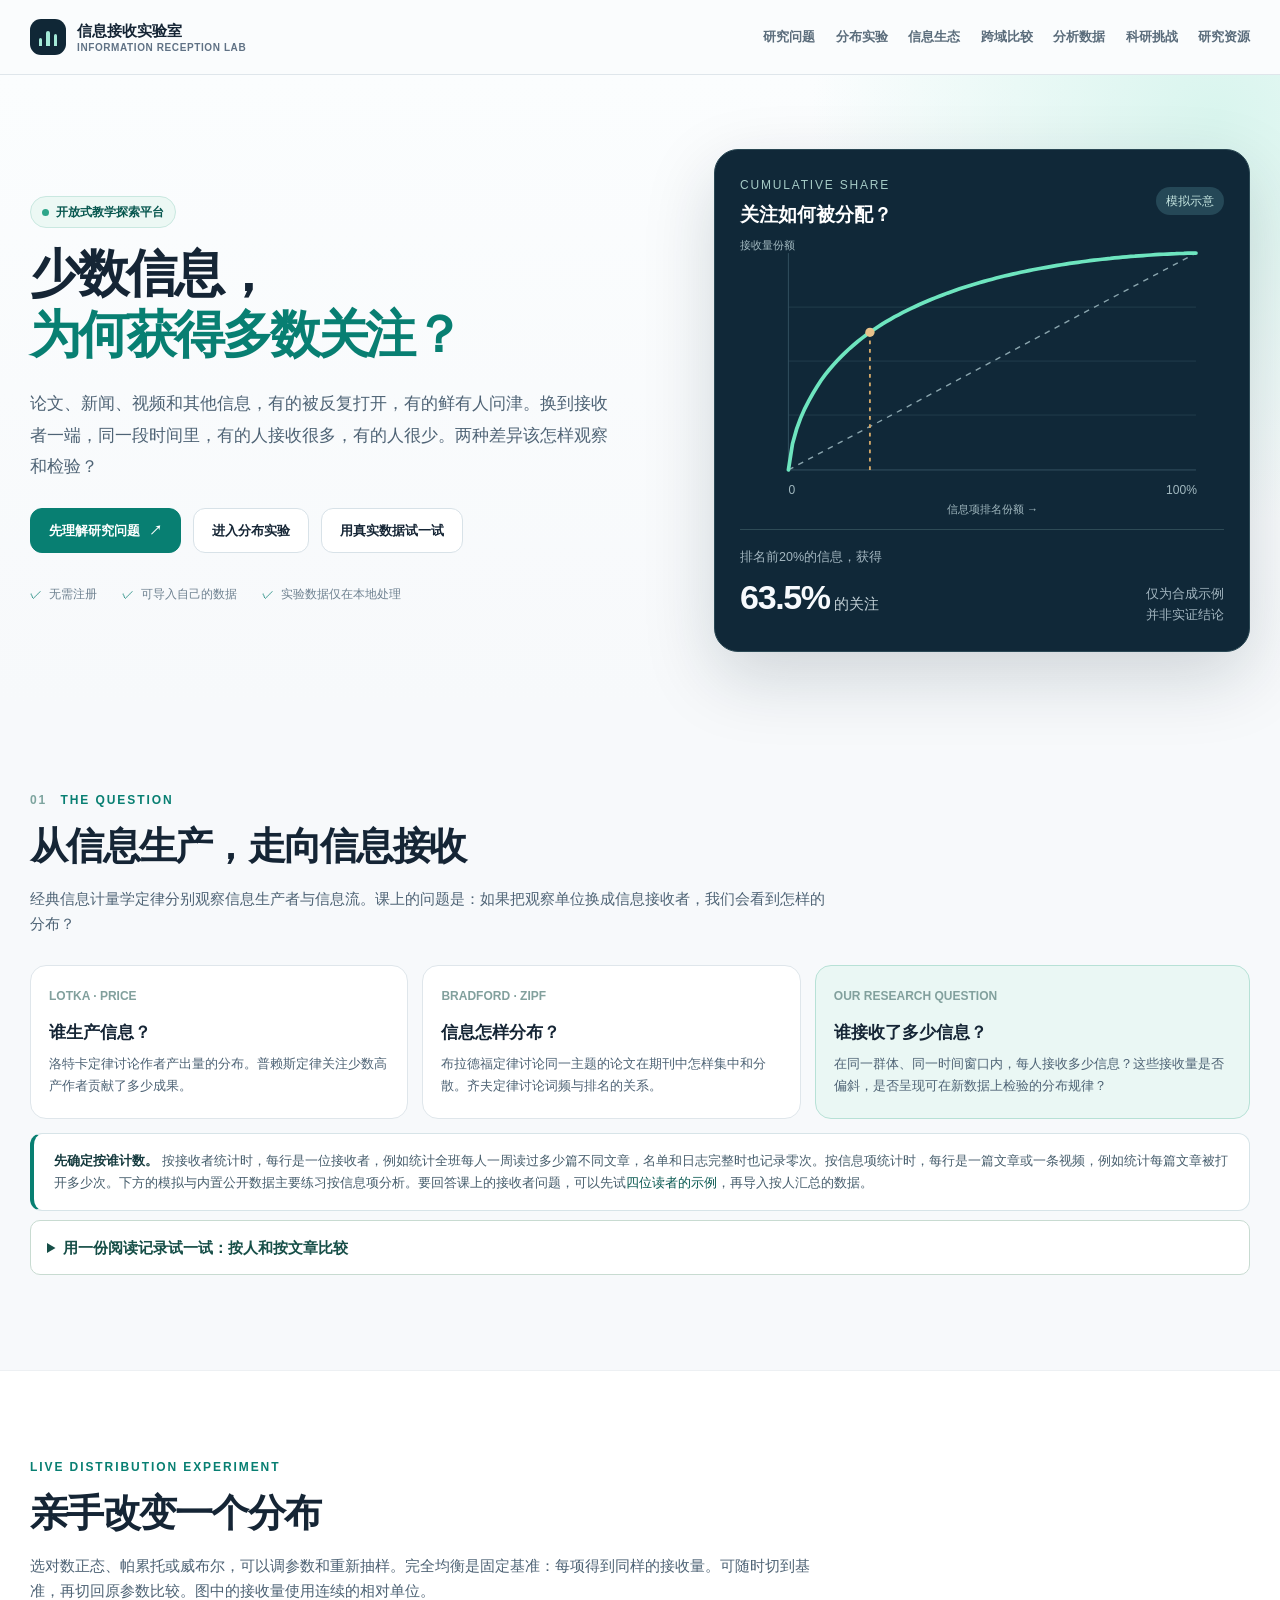
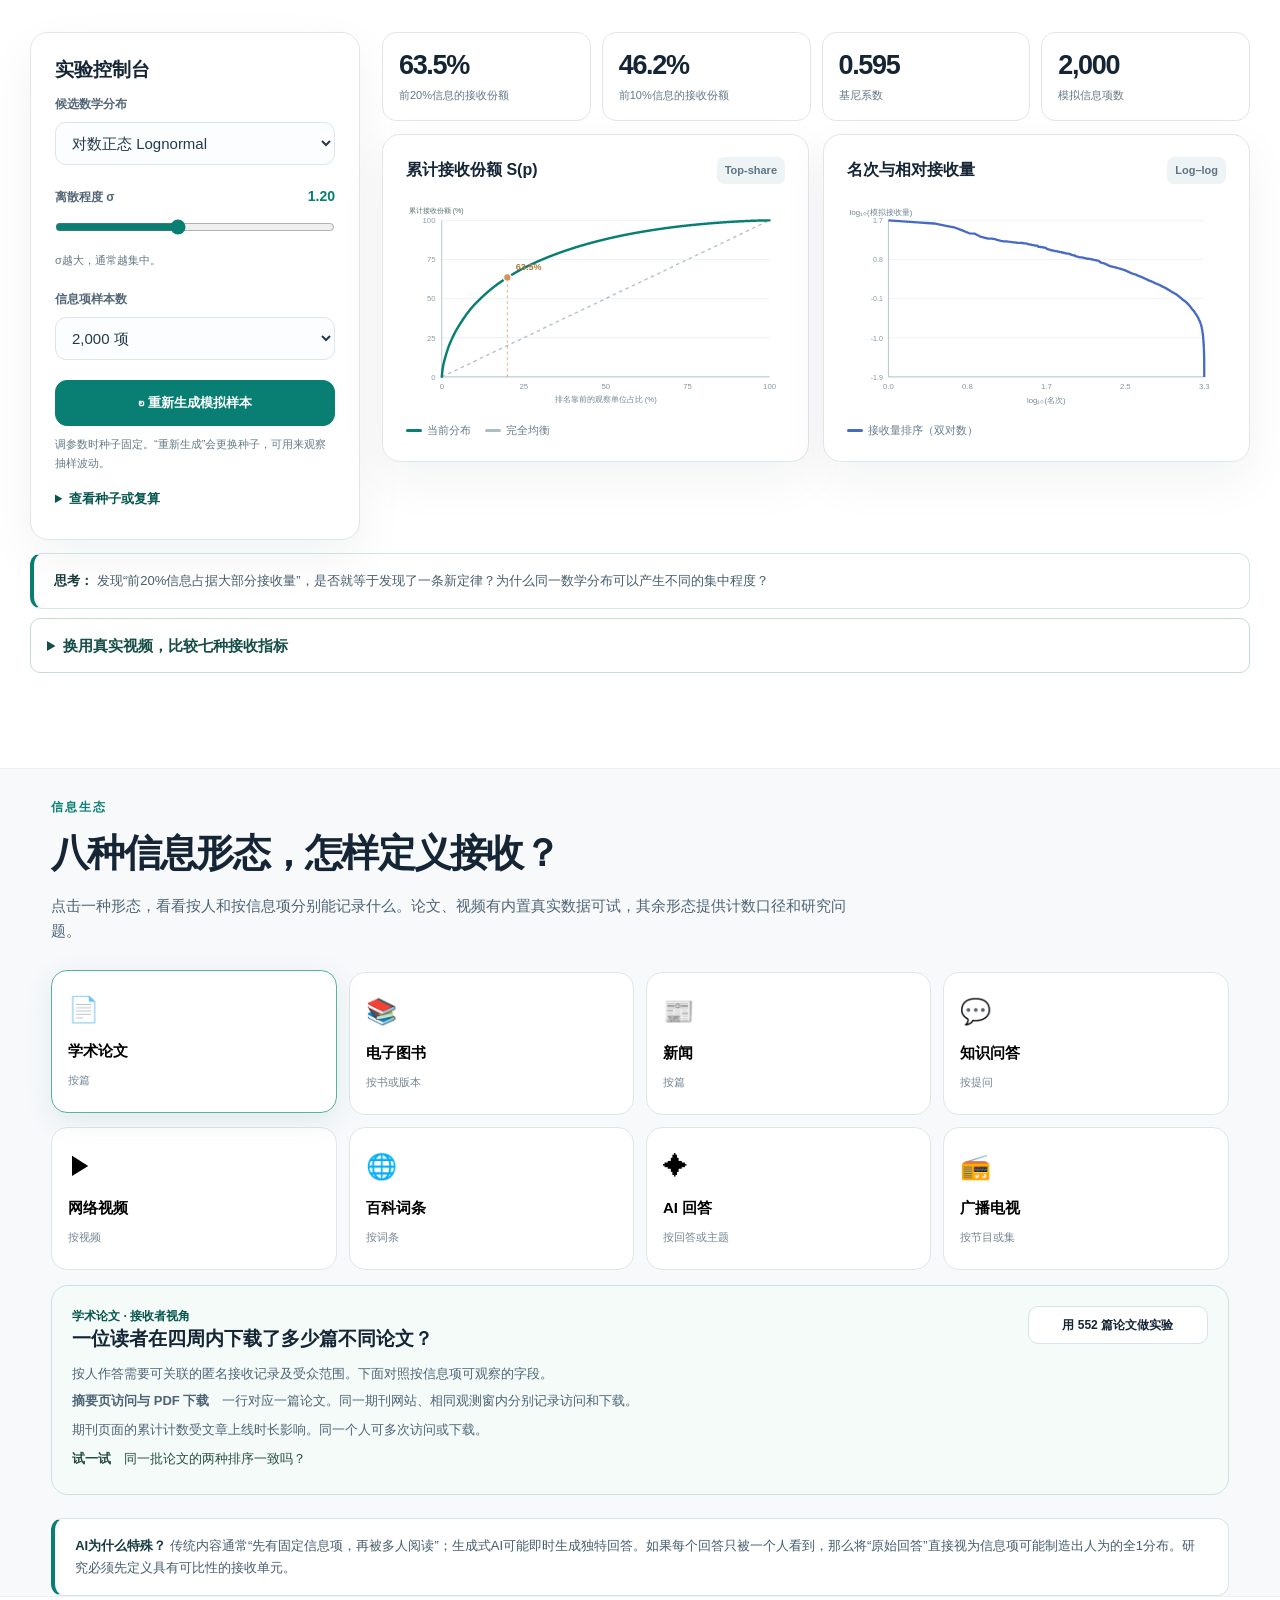
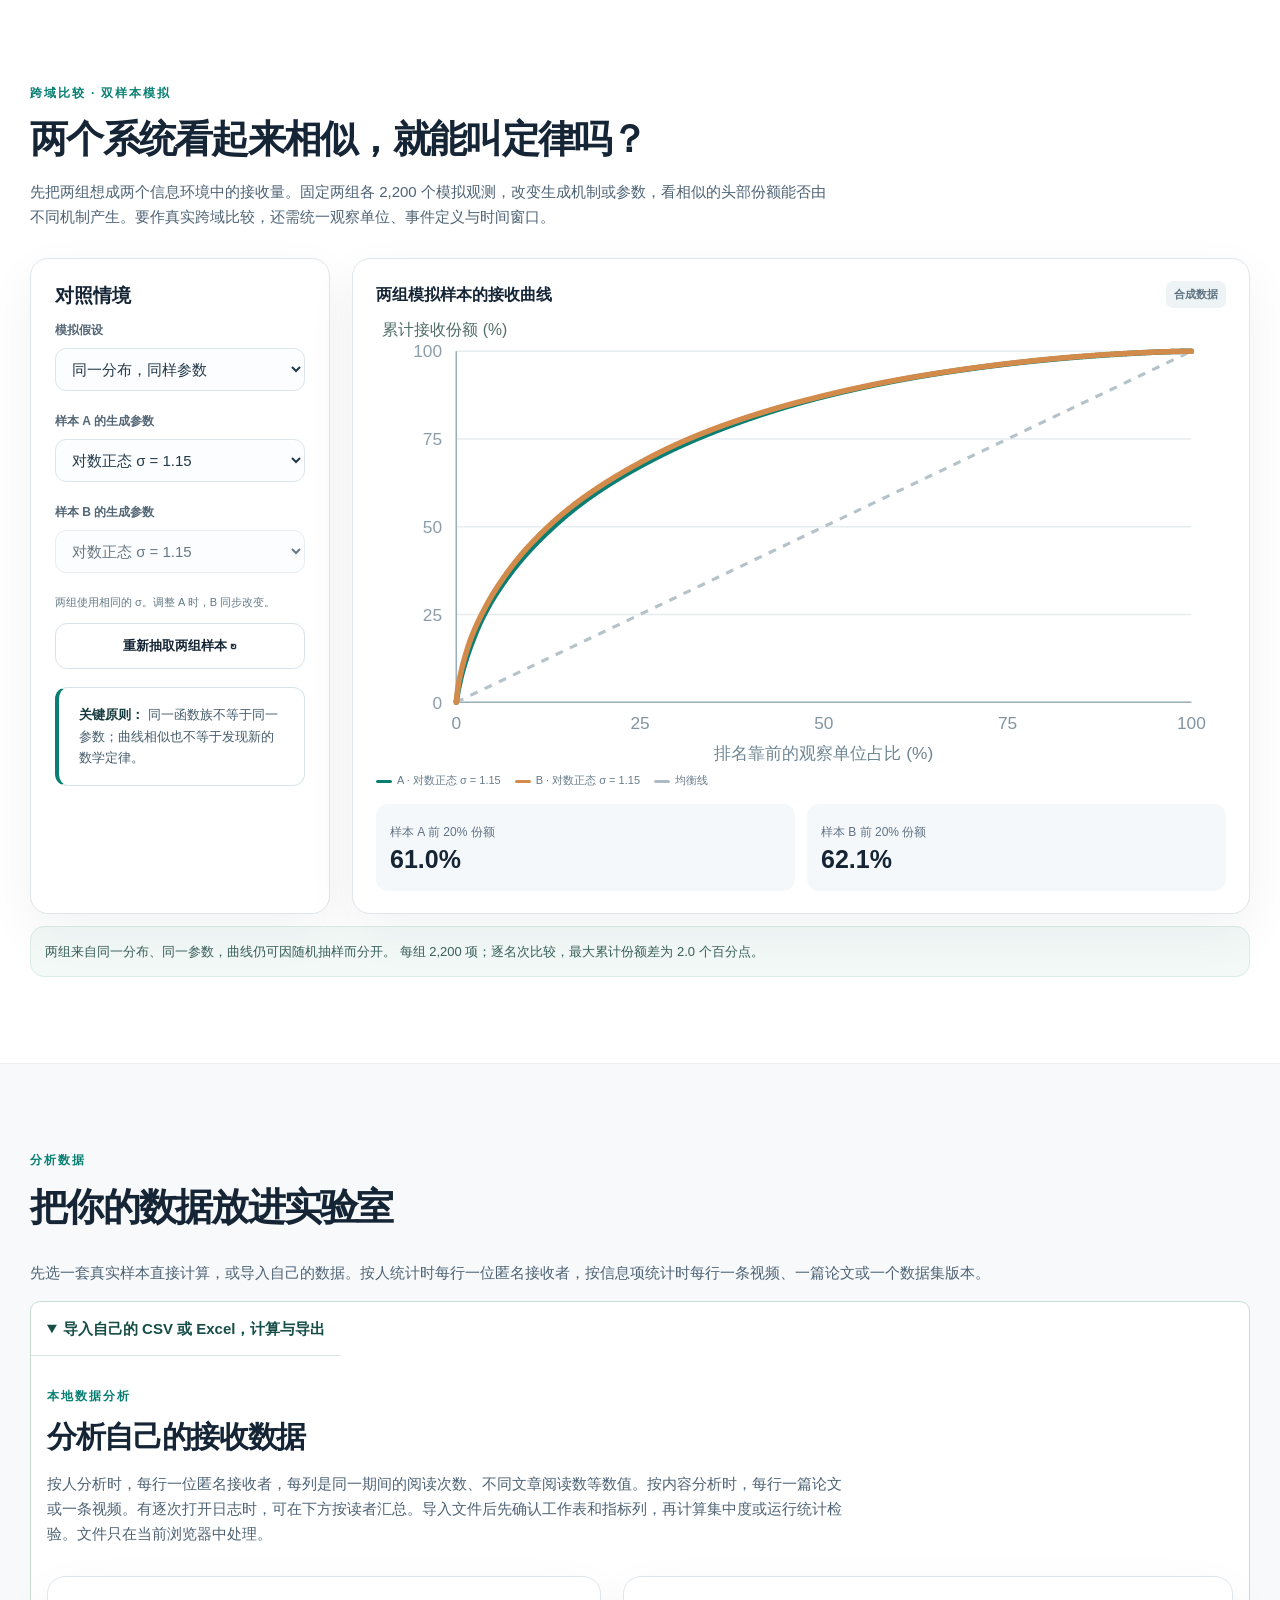
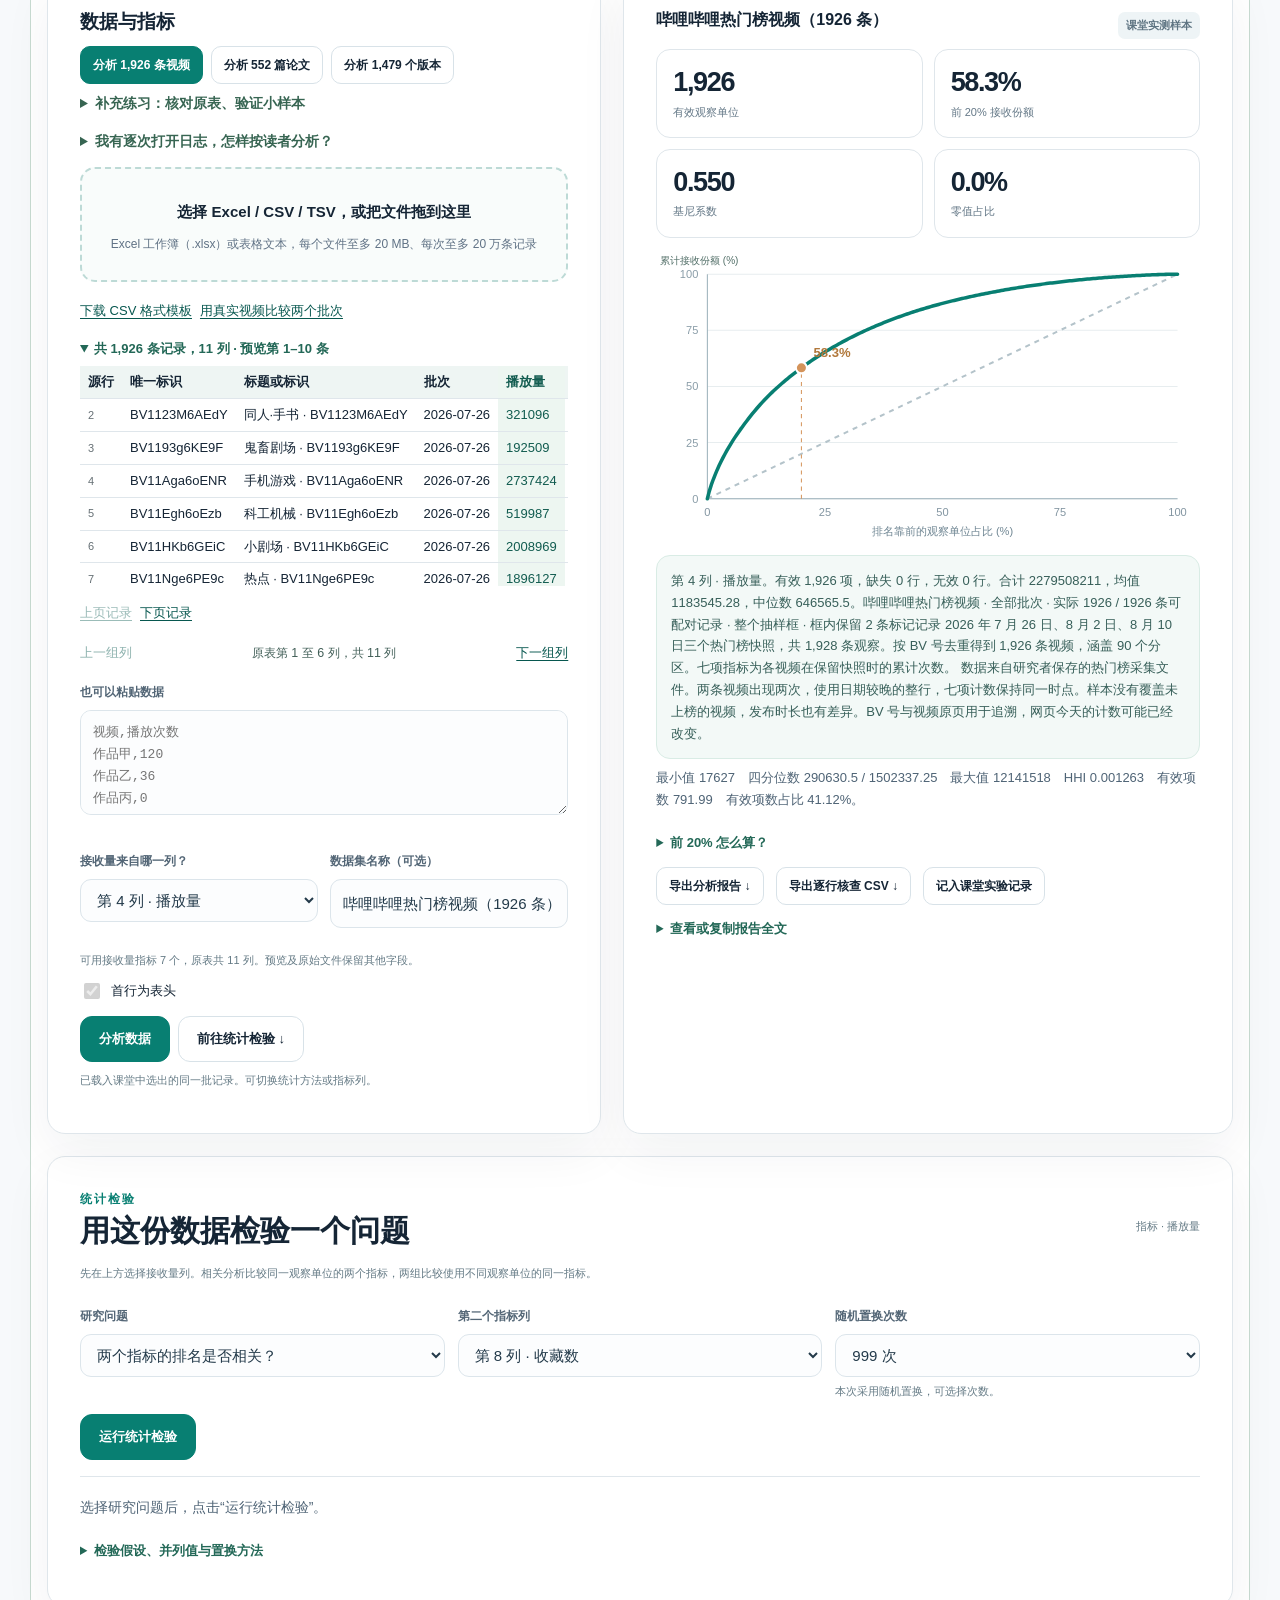
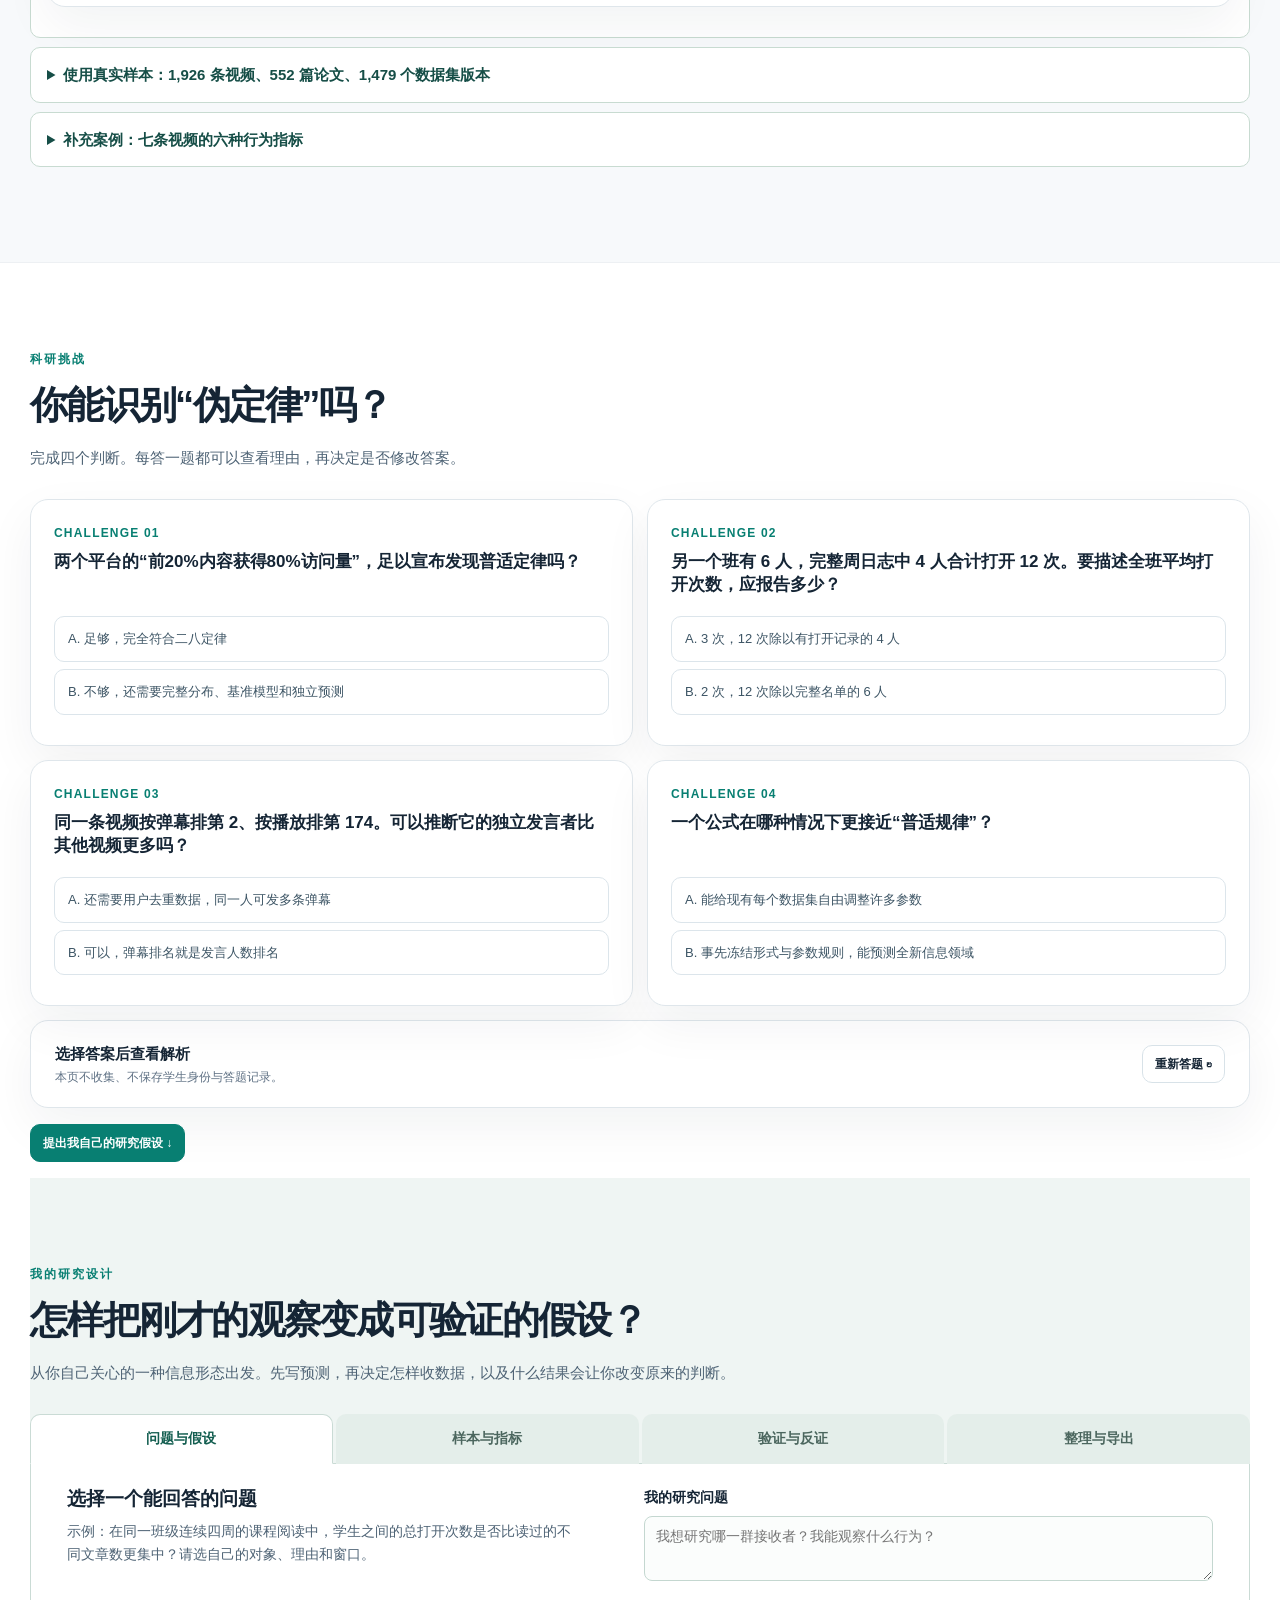
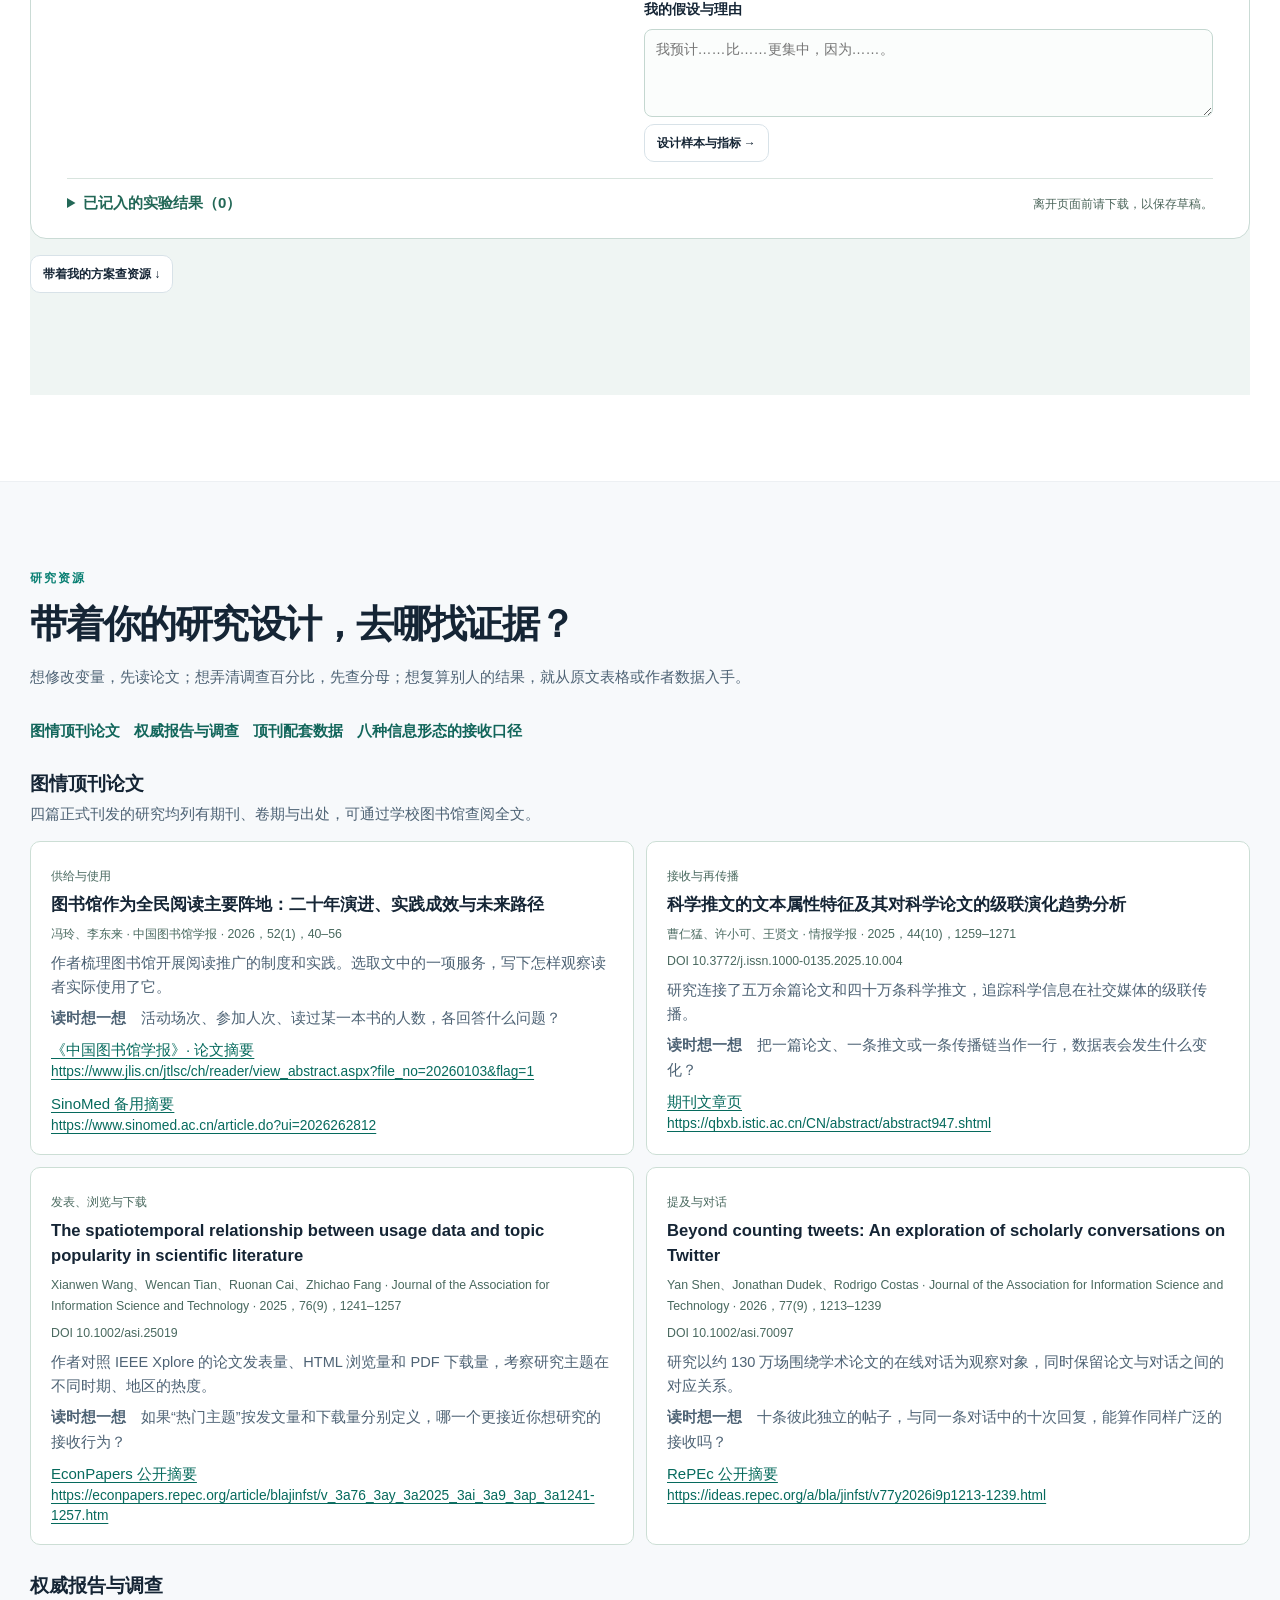
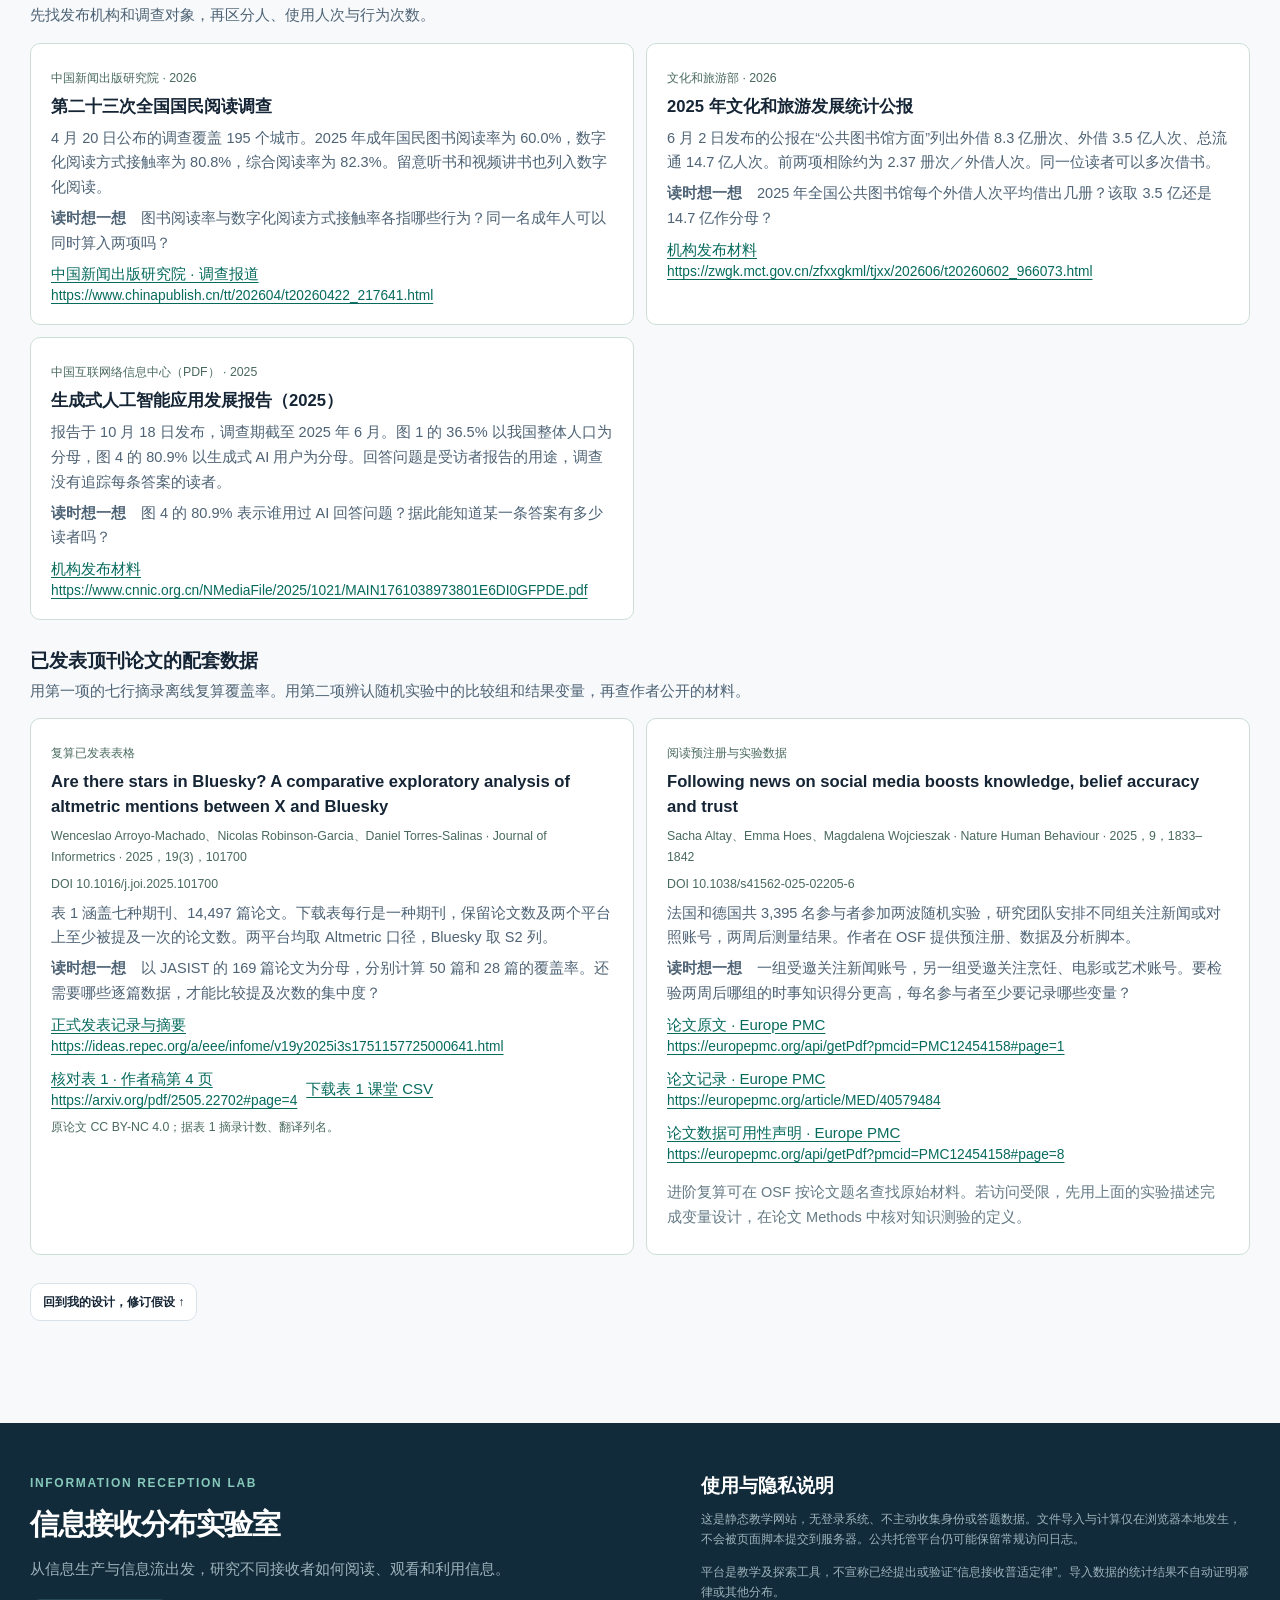
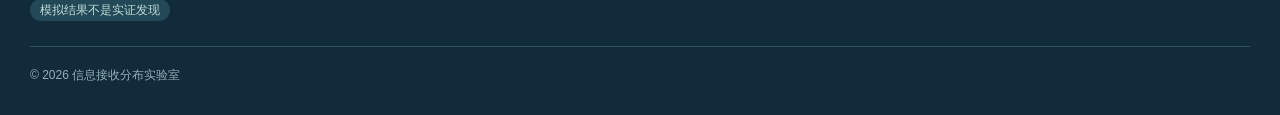
<file: site/Information_Reception_Lab_V1_9_3.html>
<!doctype html>
<html lang="zh-CN">
<head>
<meta charset="utf-8">
<meta name="viewport" content="width=device-width, initial-scale=1">
<title>信息接收分布实验室</title>
<link rel="canonical" href="https://xlshen.cn/information-reception-lab.html">
<script>location.replace('information-reception-lab.html' + location.search + location.hash);</script>
<noscript><meta http-equiv="refresh" content="0; url=information-reception-lab.html"></noscript>
</head>
<body><p><a href="information-reception-lab.html" target="_blank" rel="noopener">打开信息接收分布实验室</a></p></body>
</html>
</file>
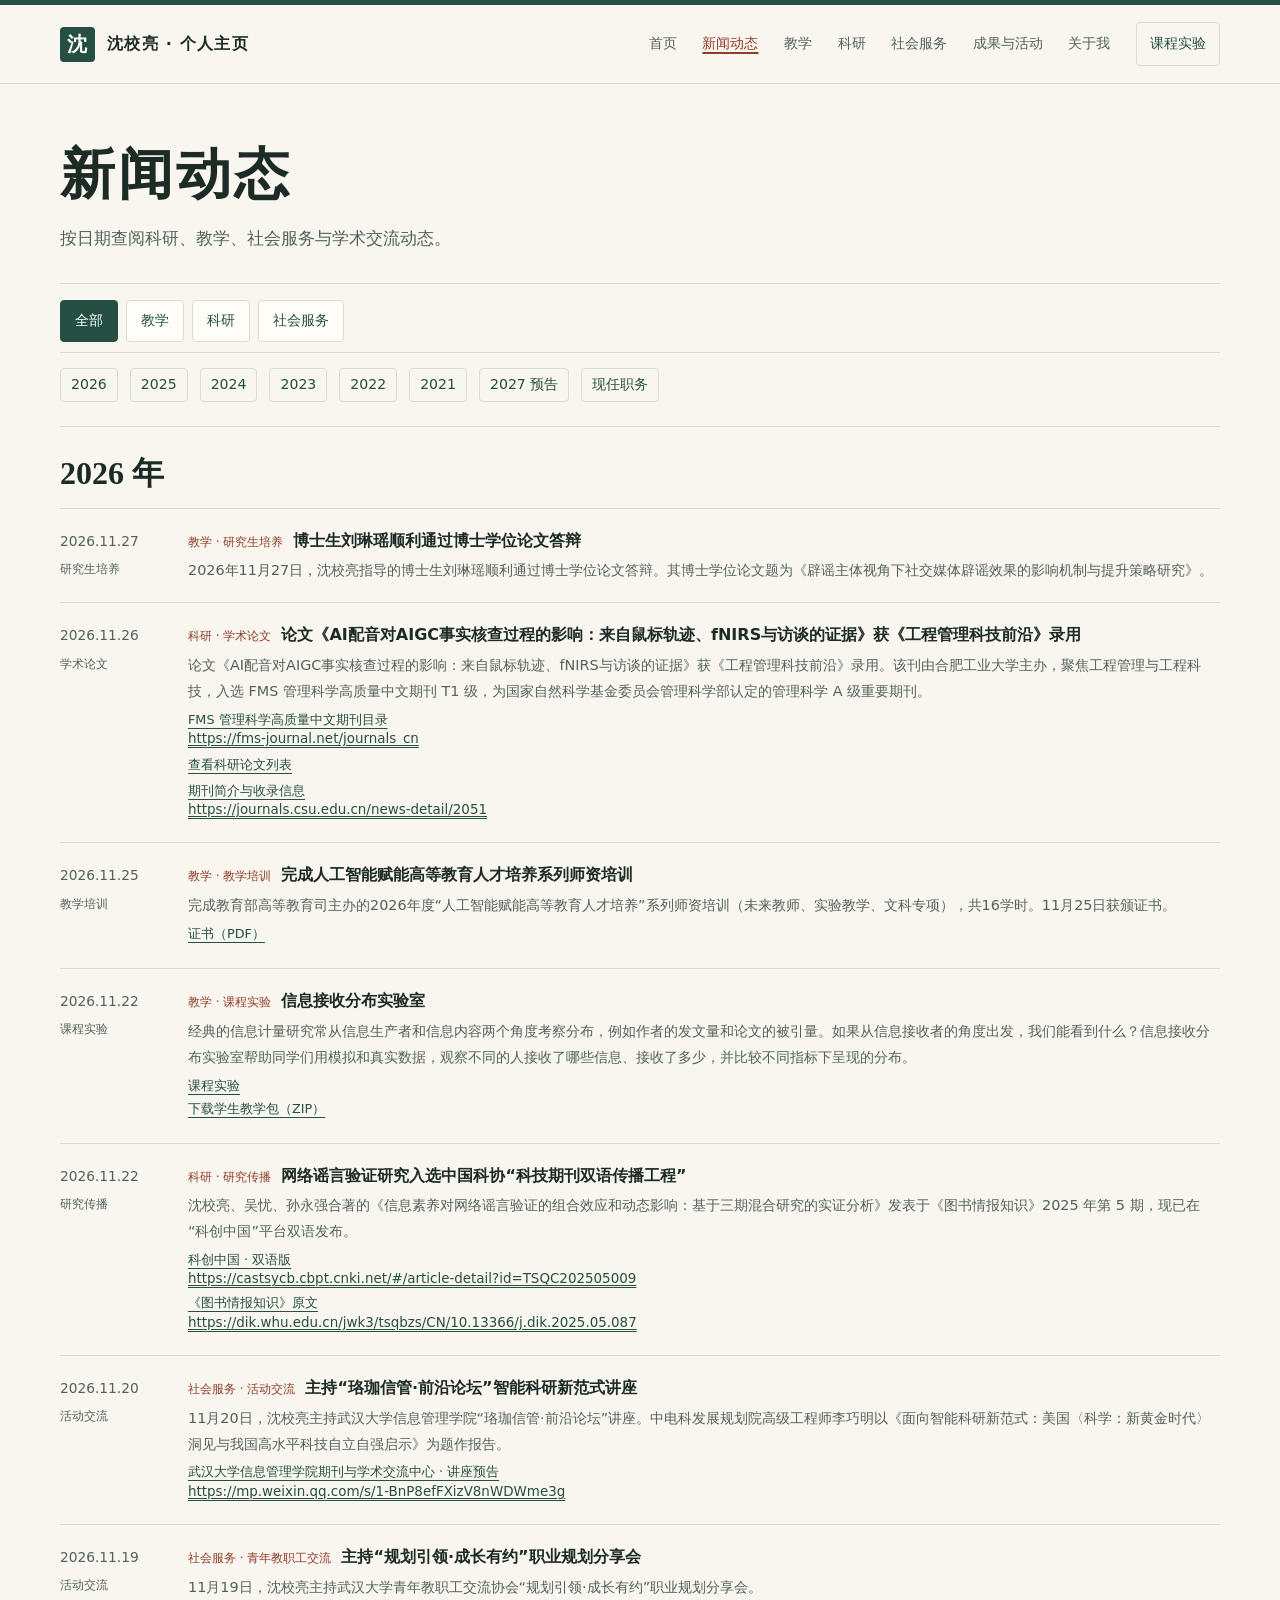
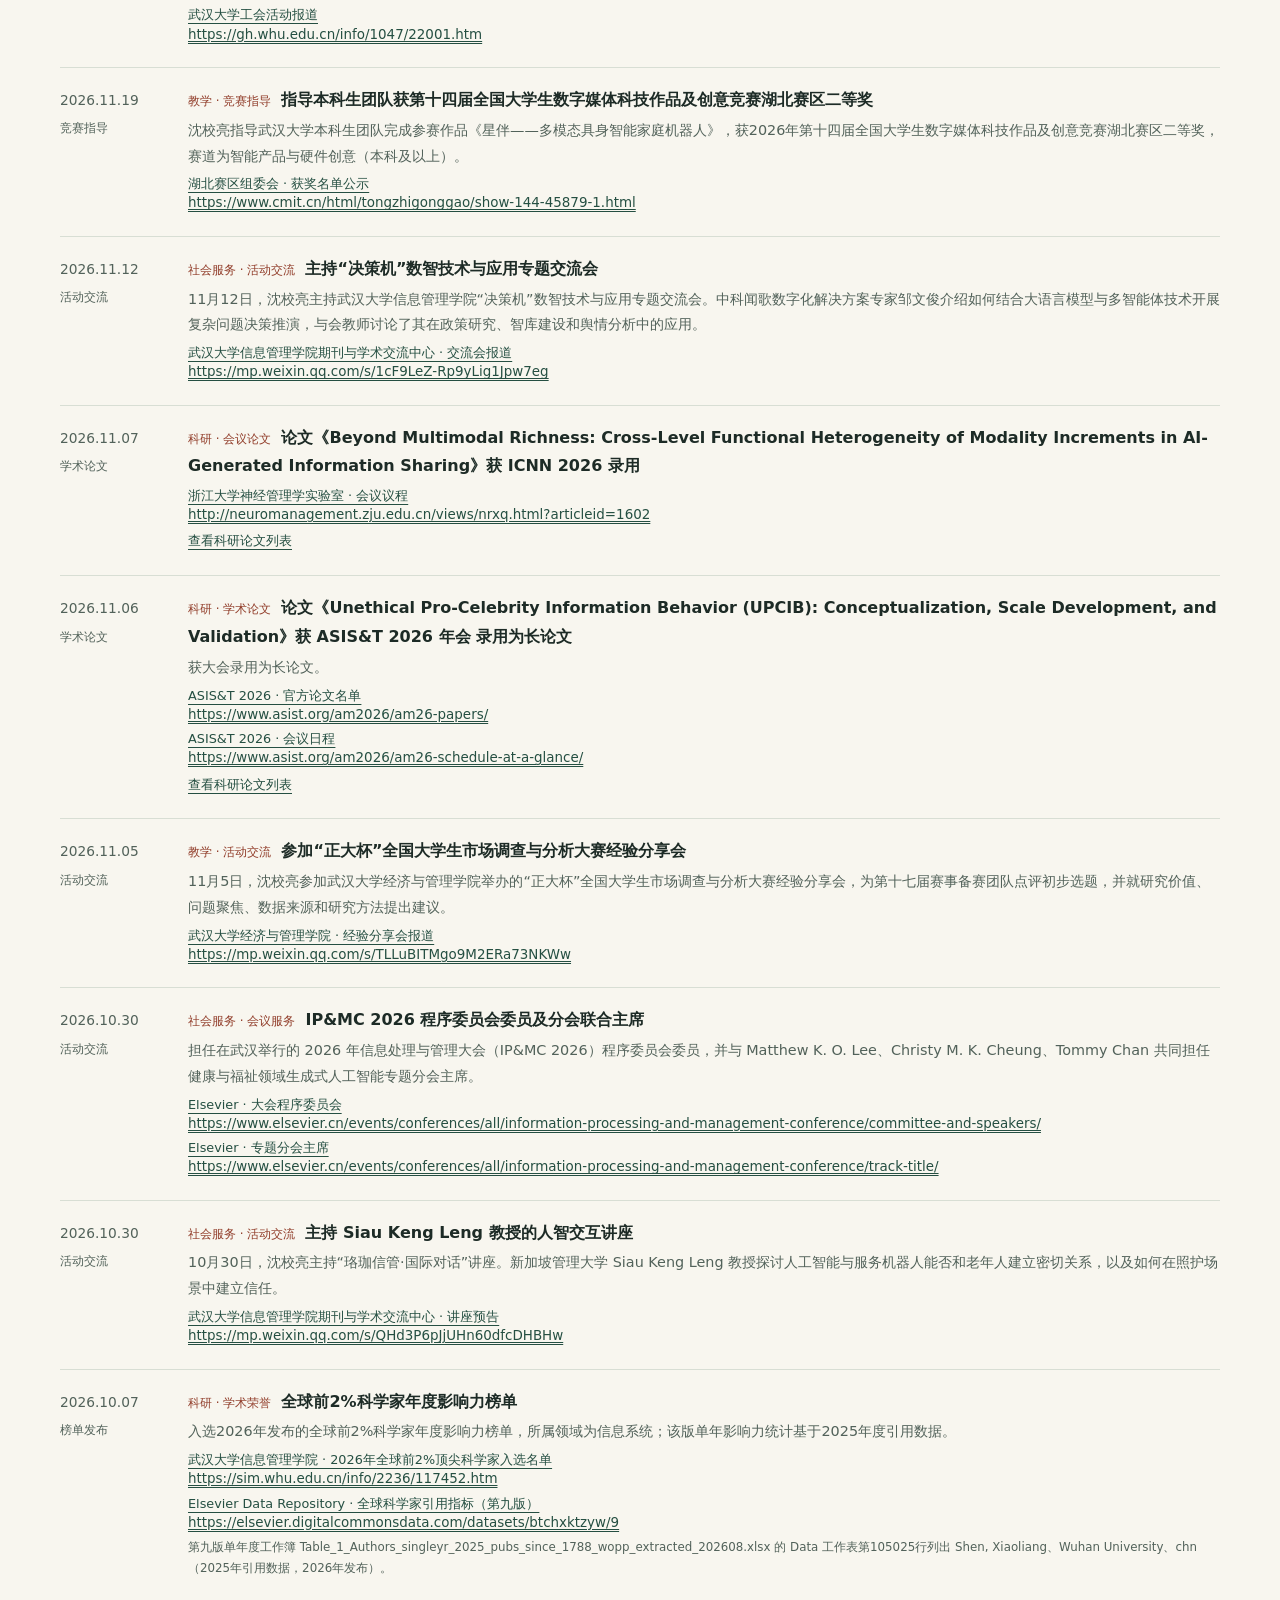
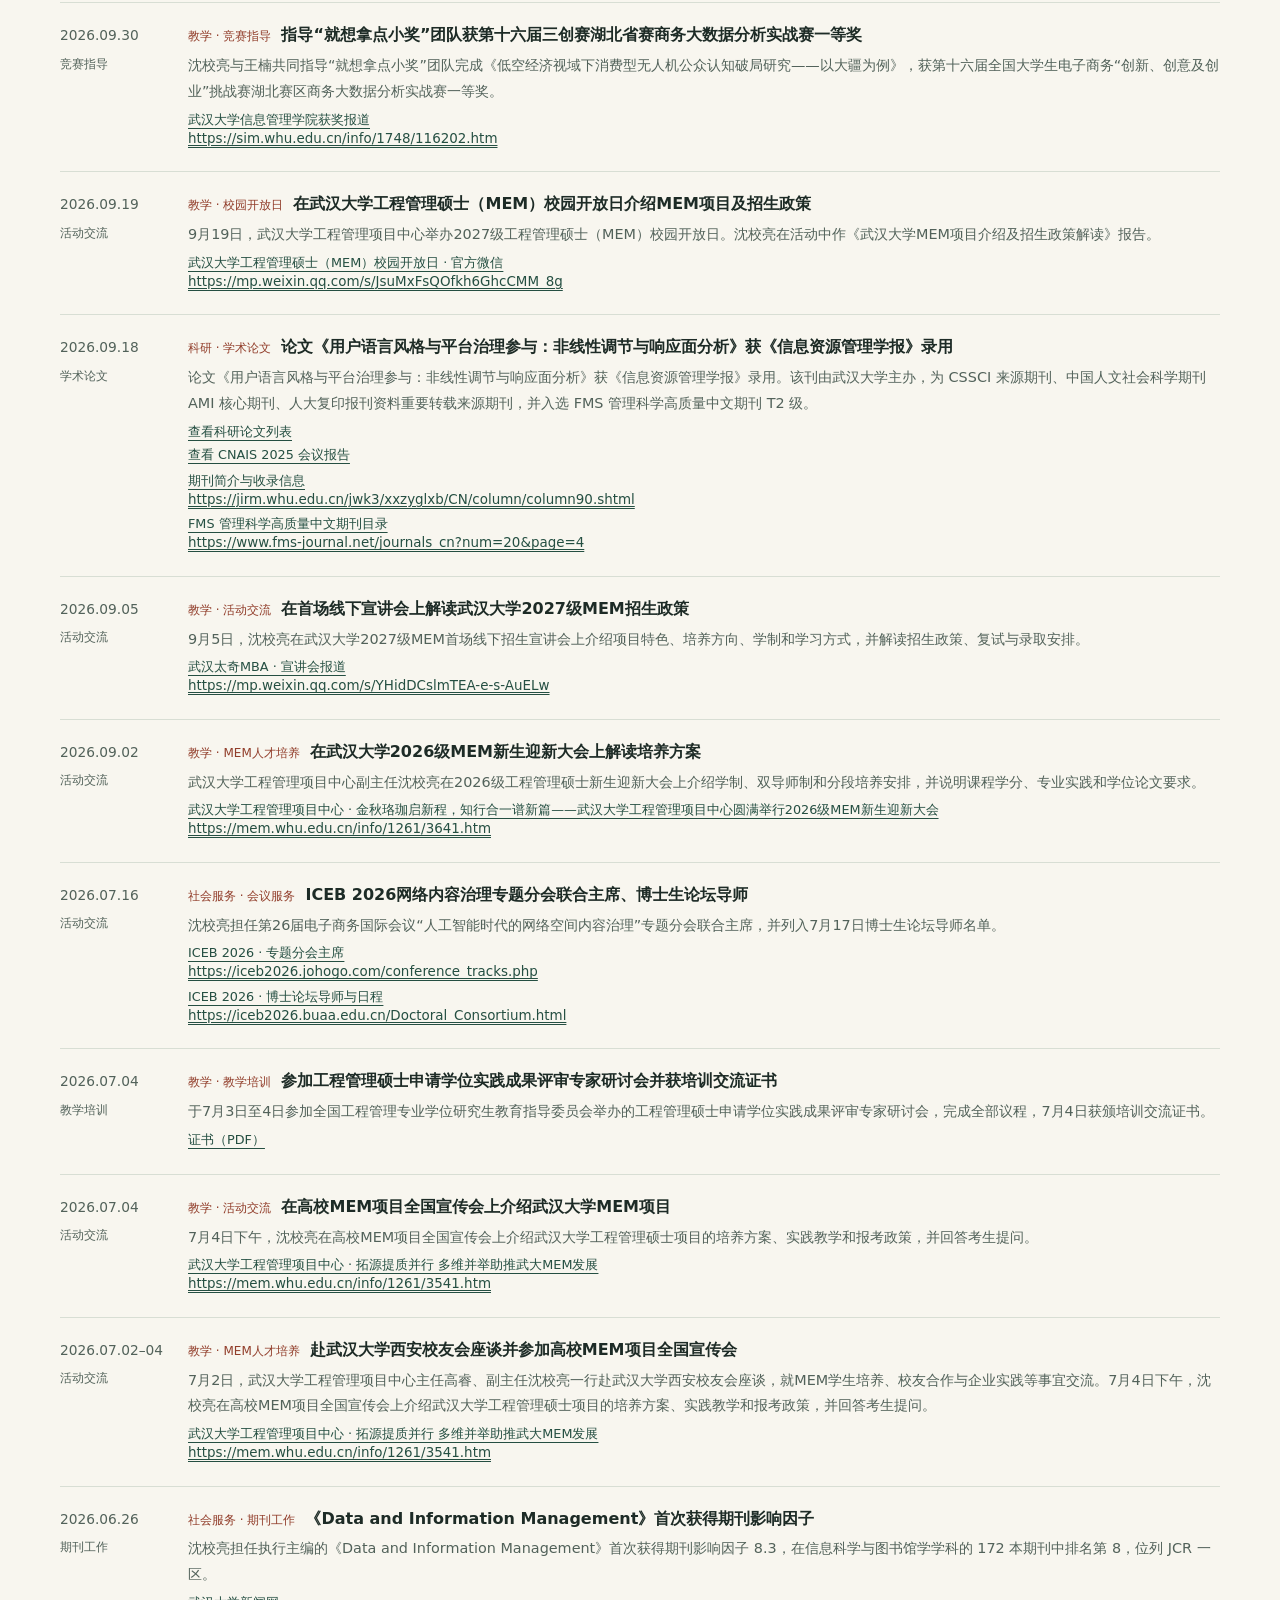
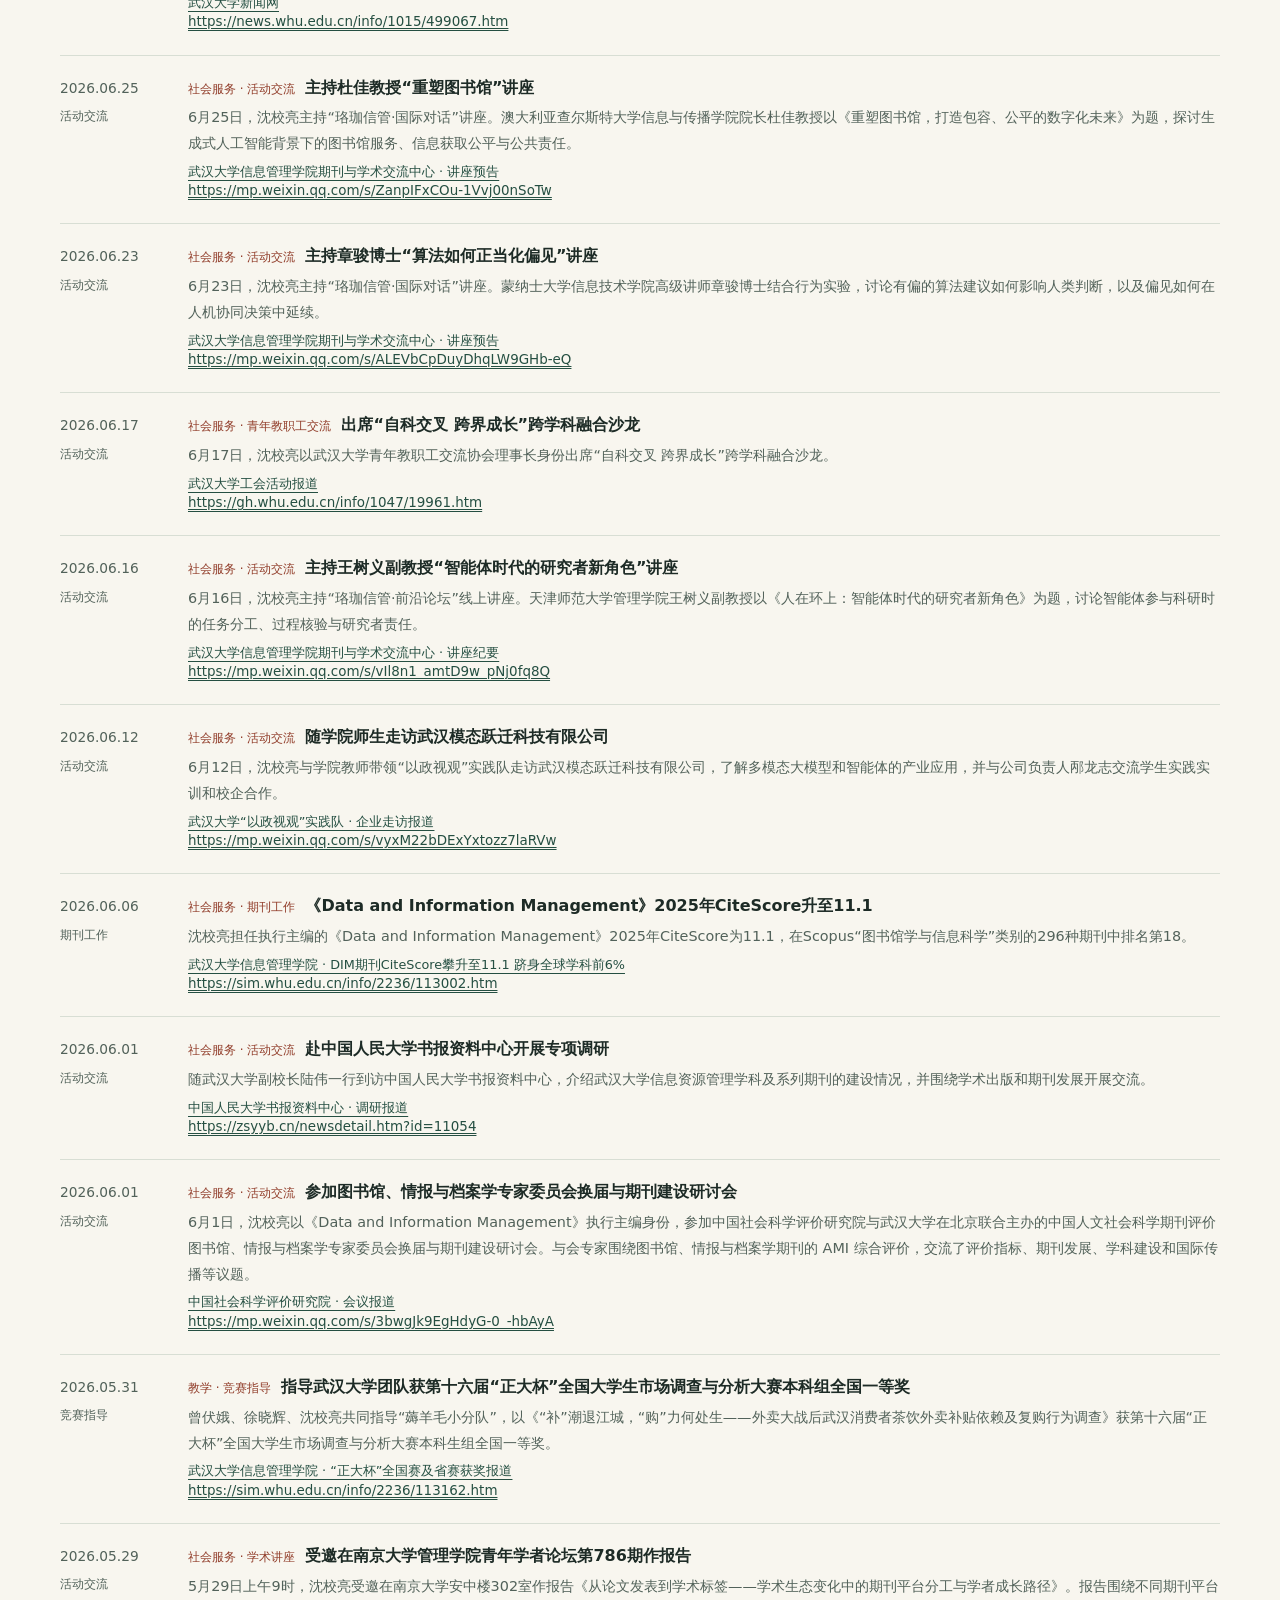
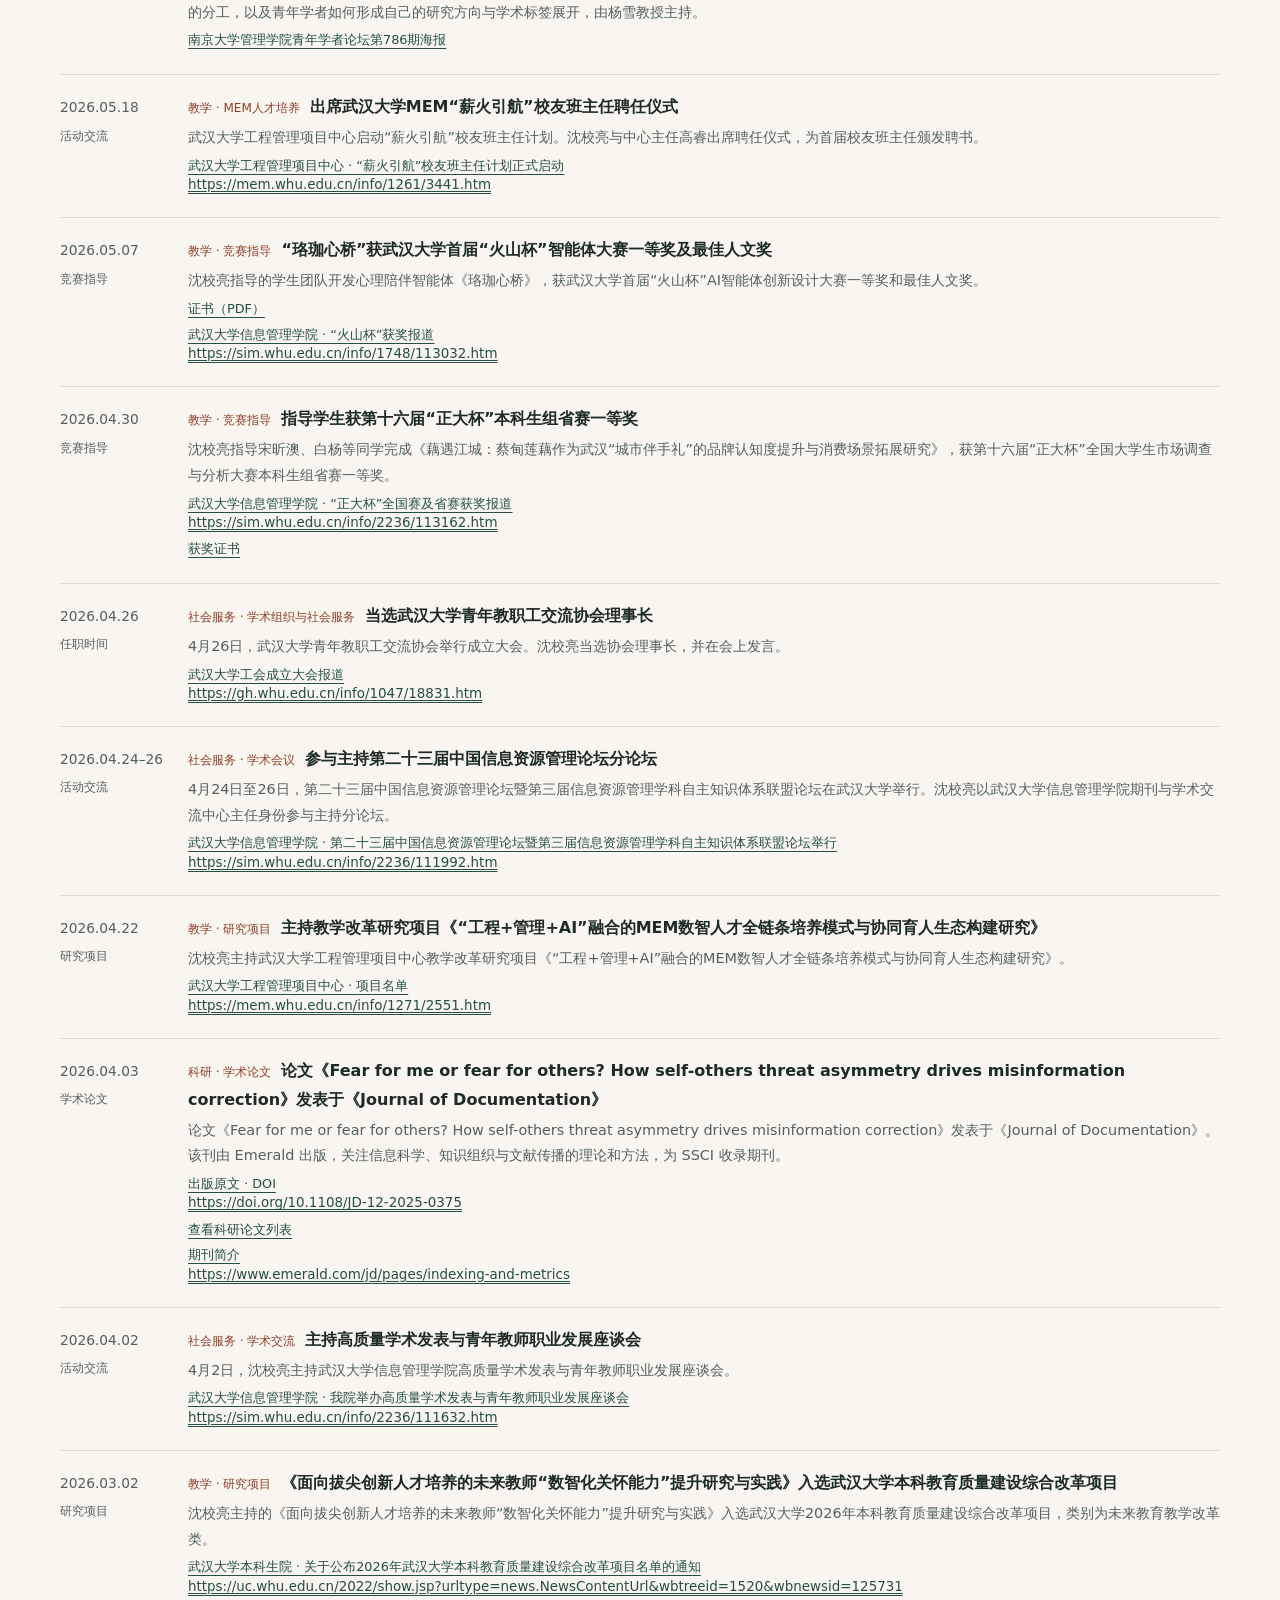
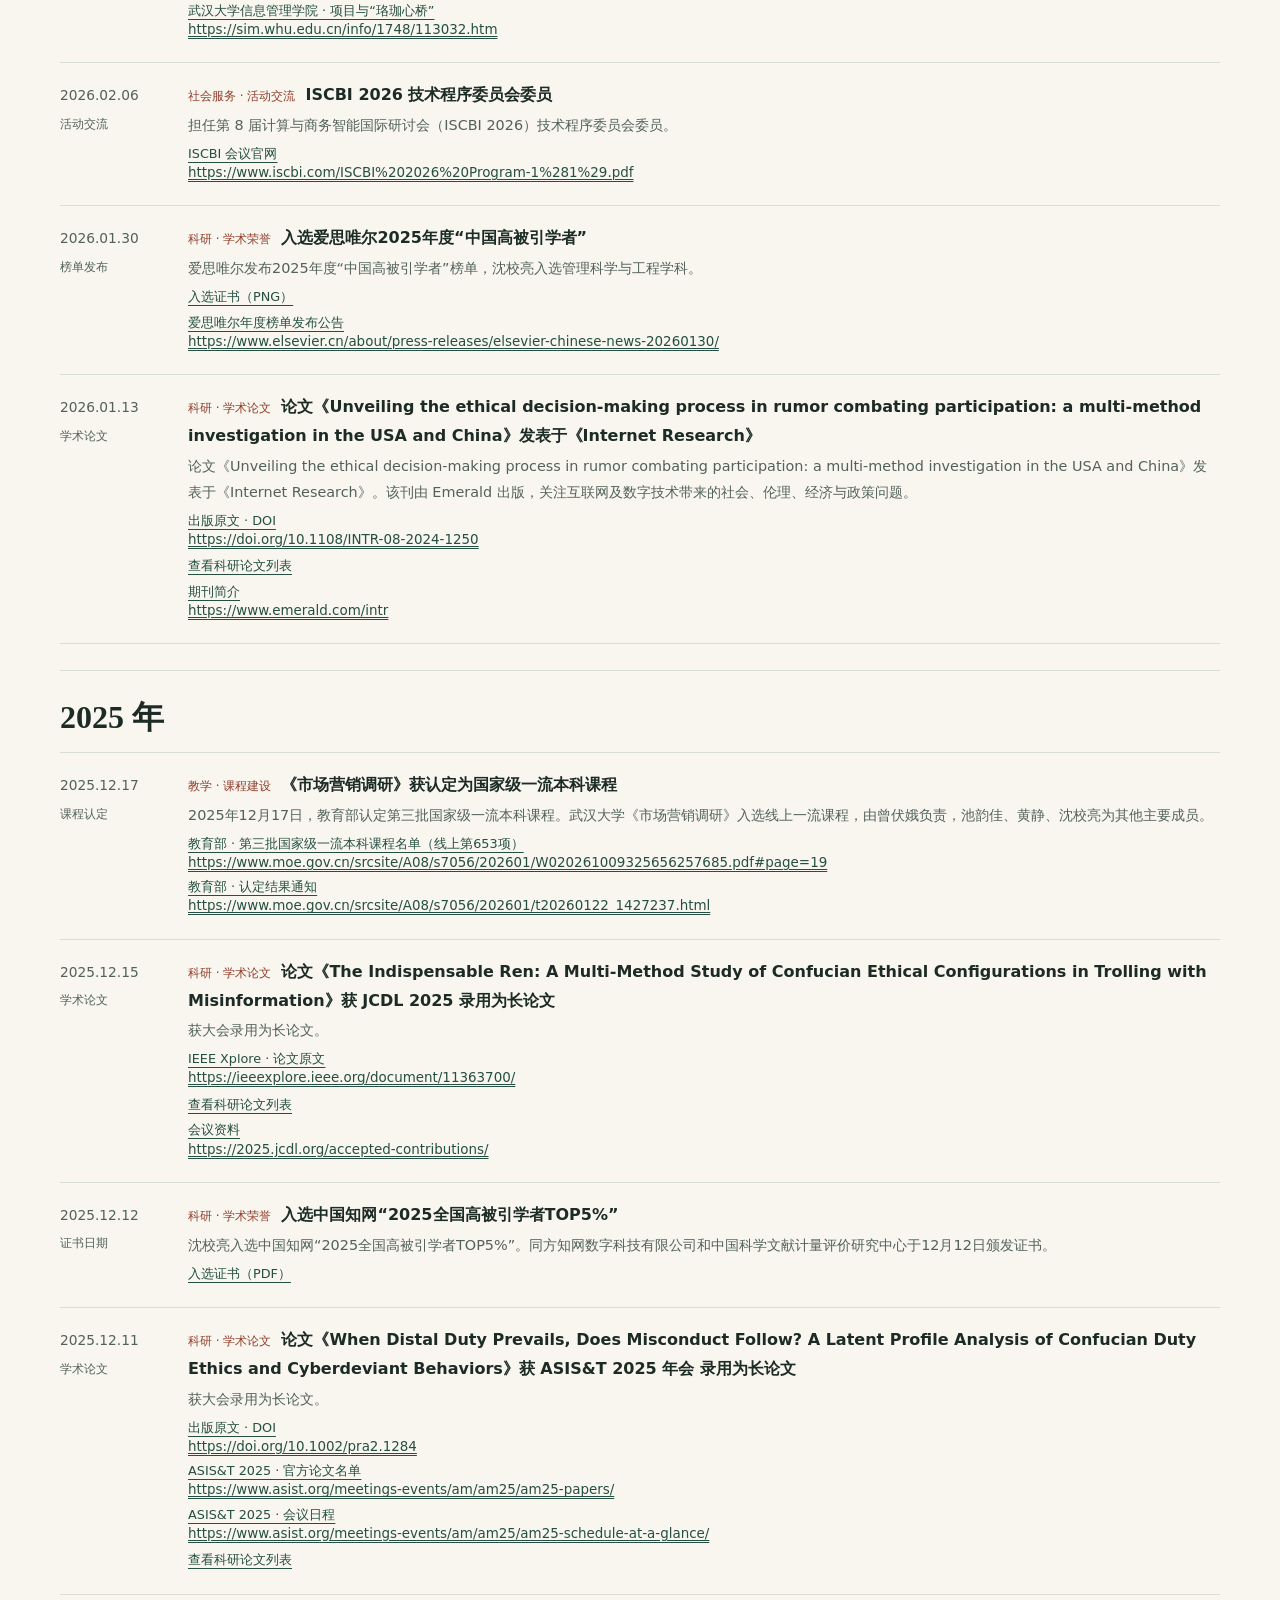
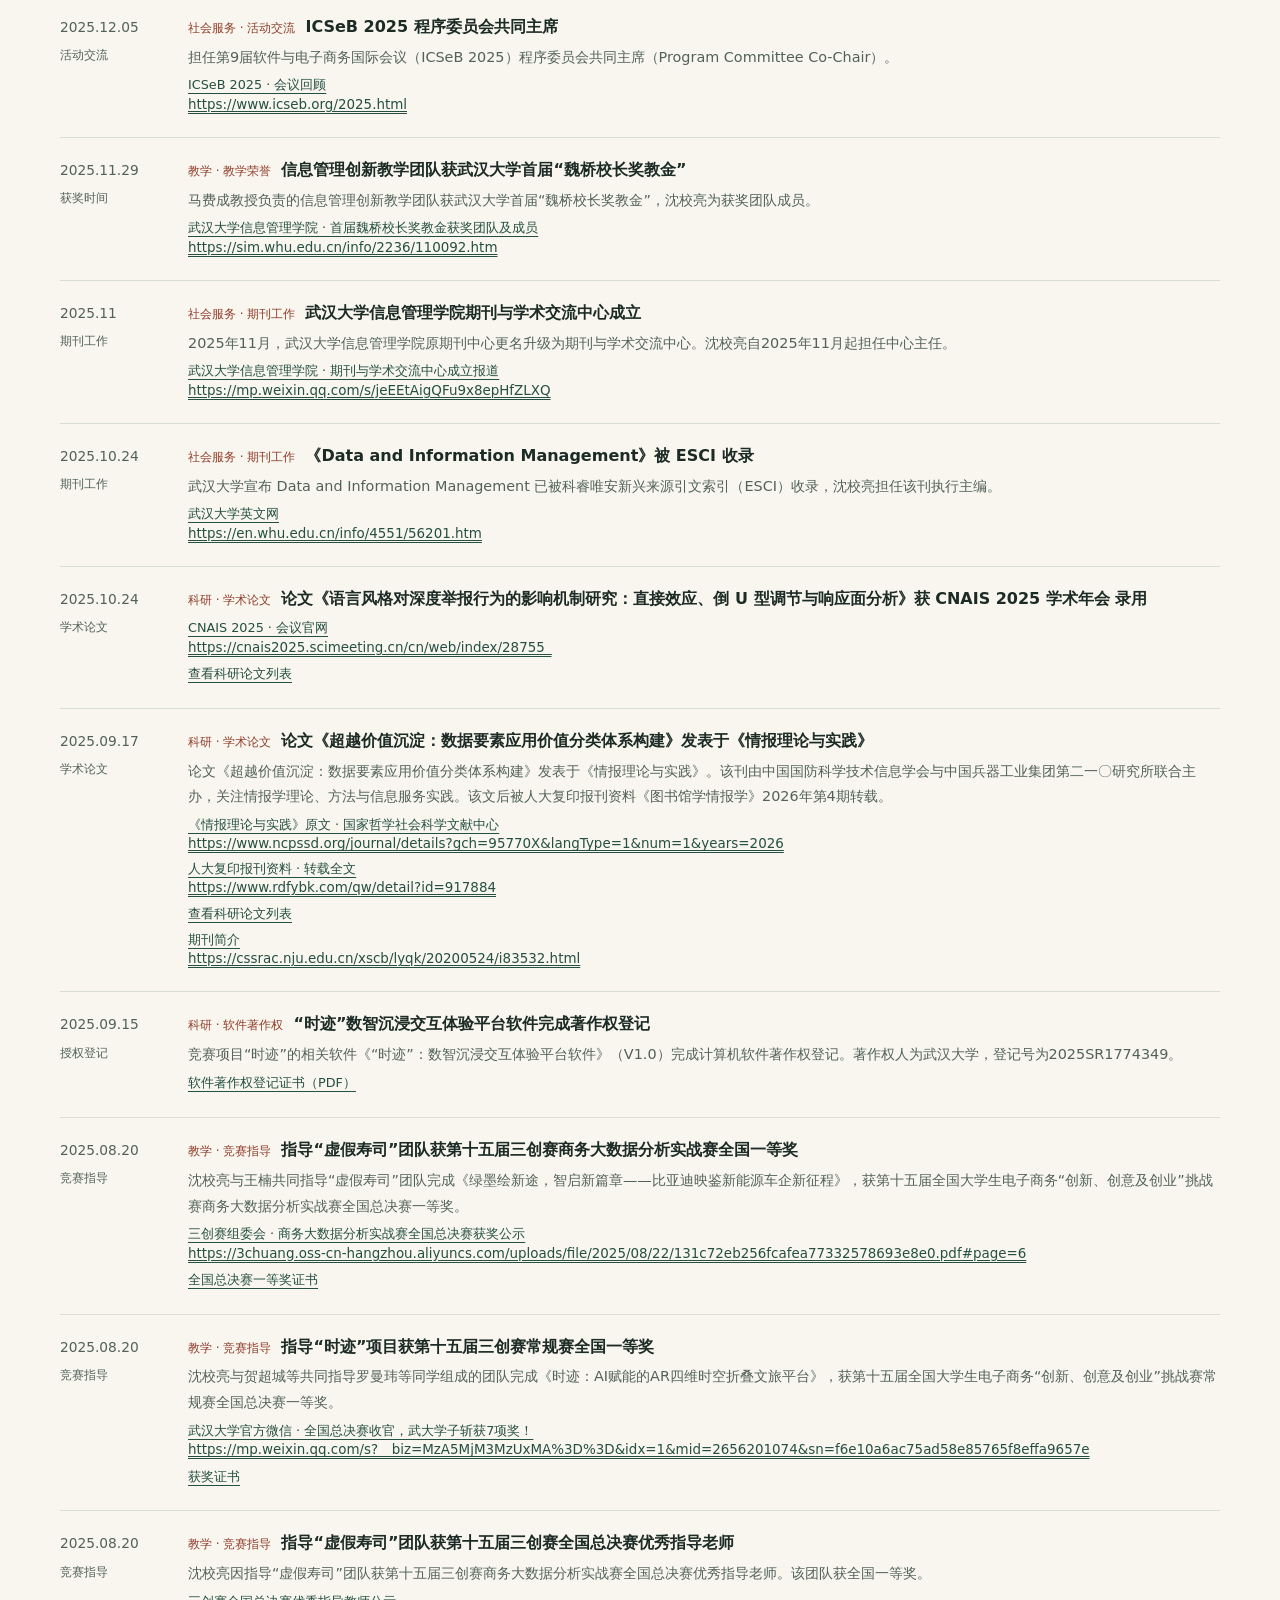
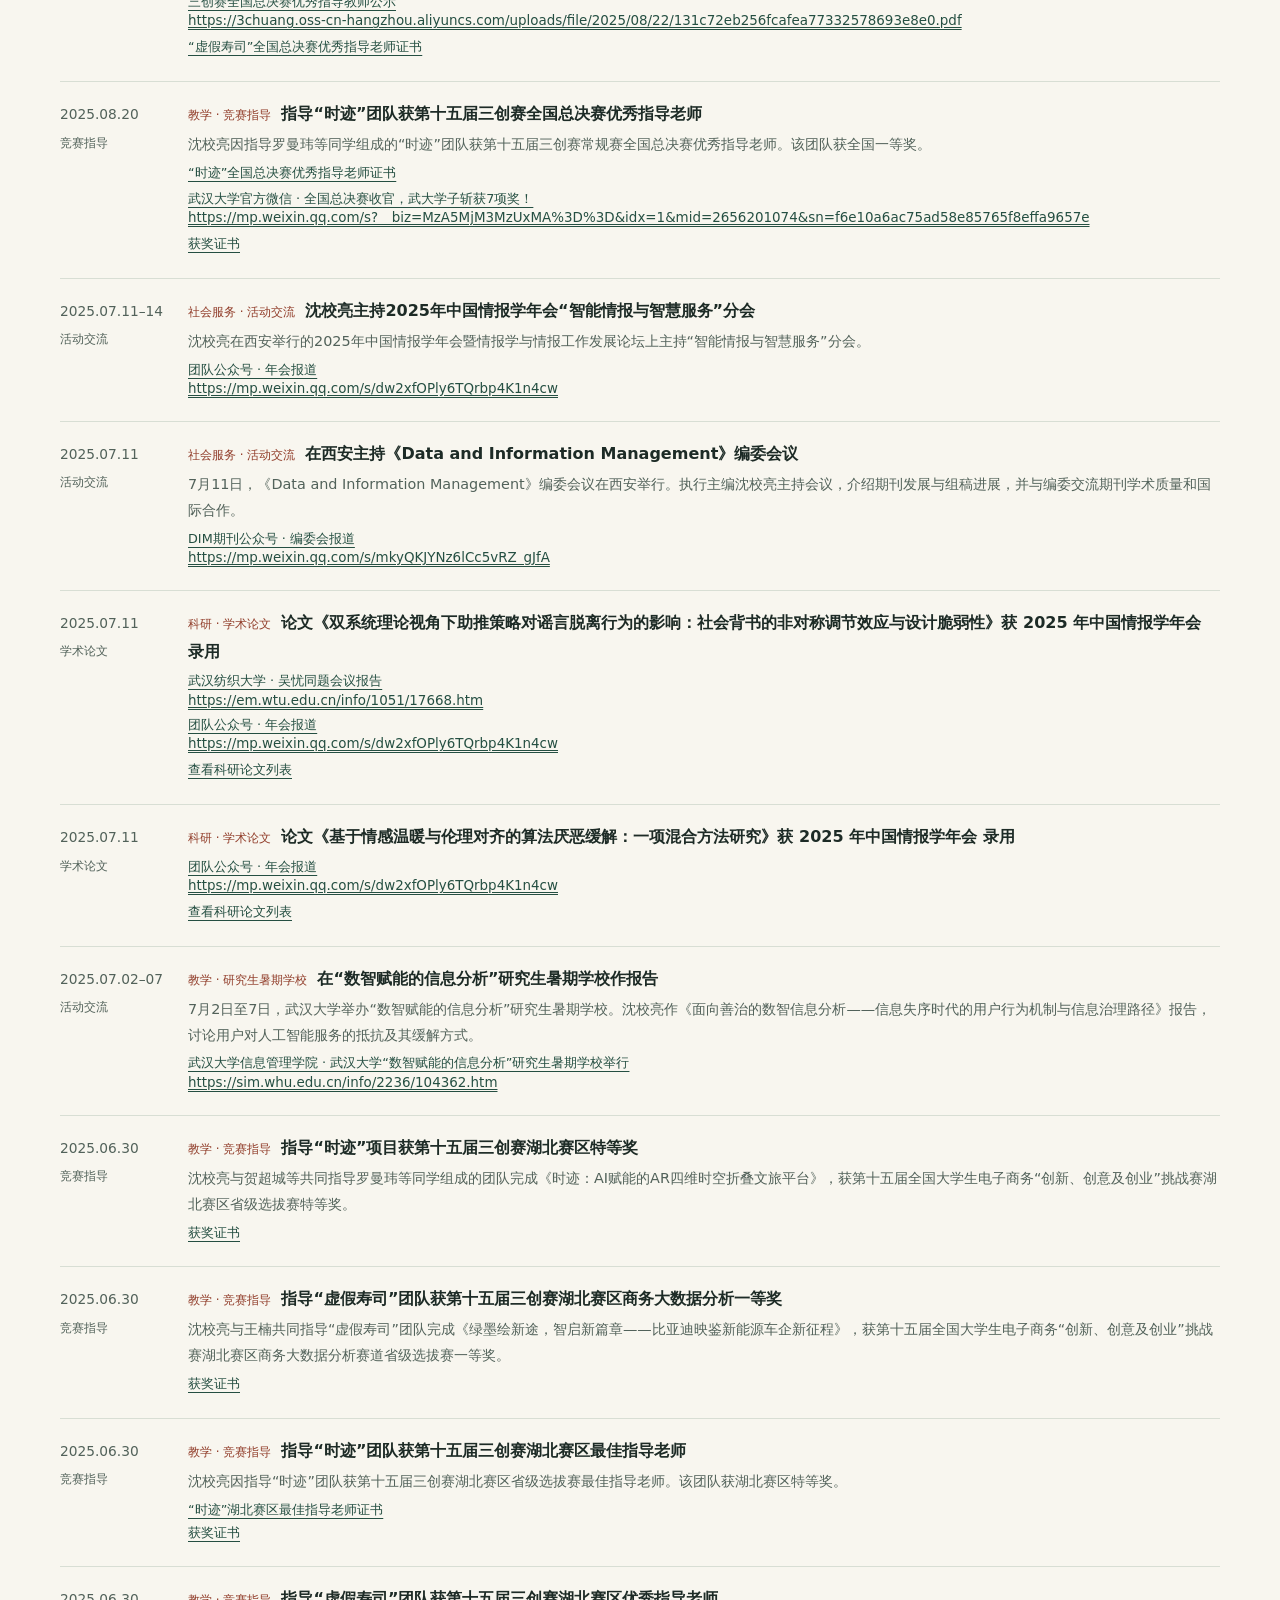
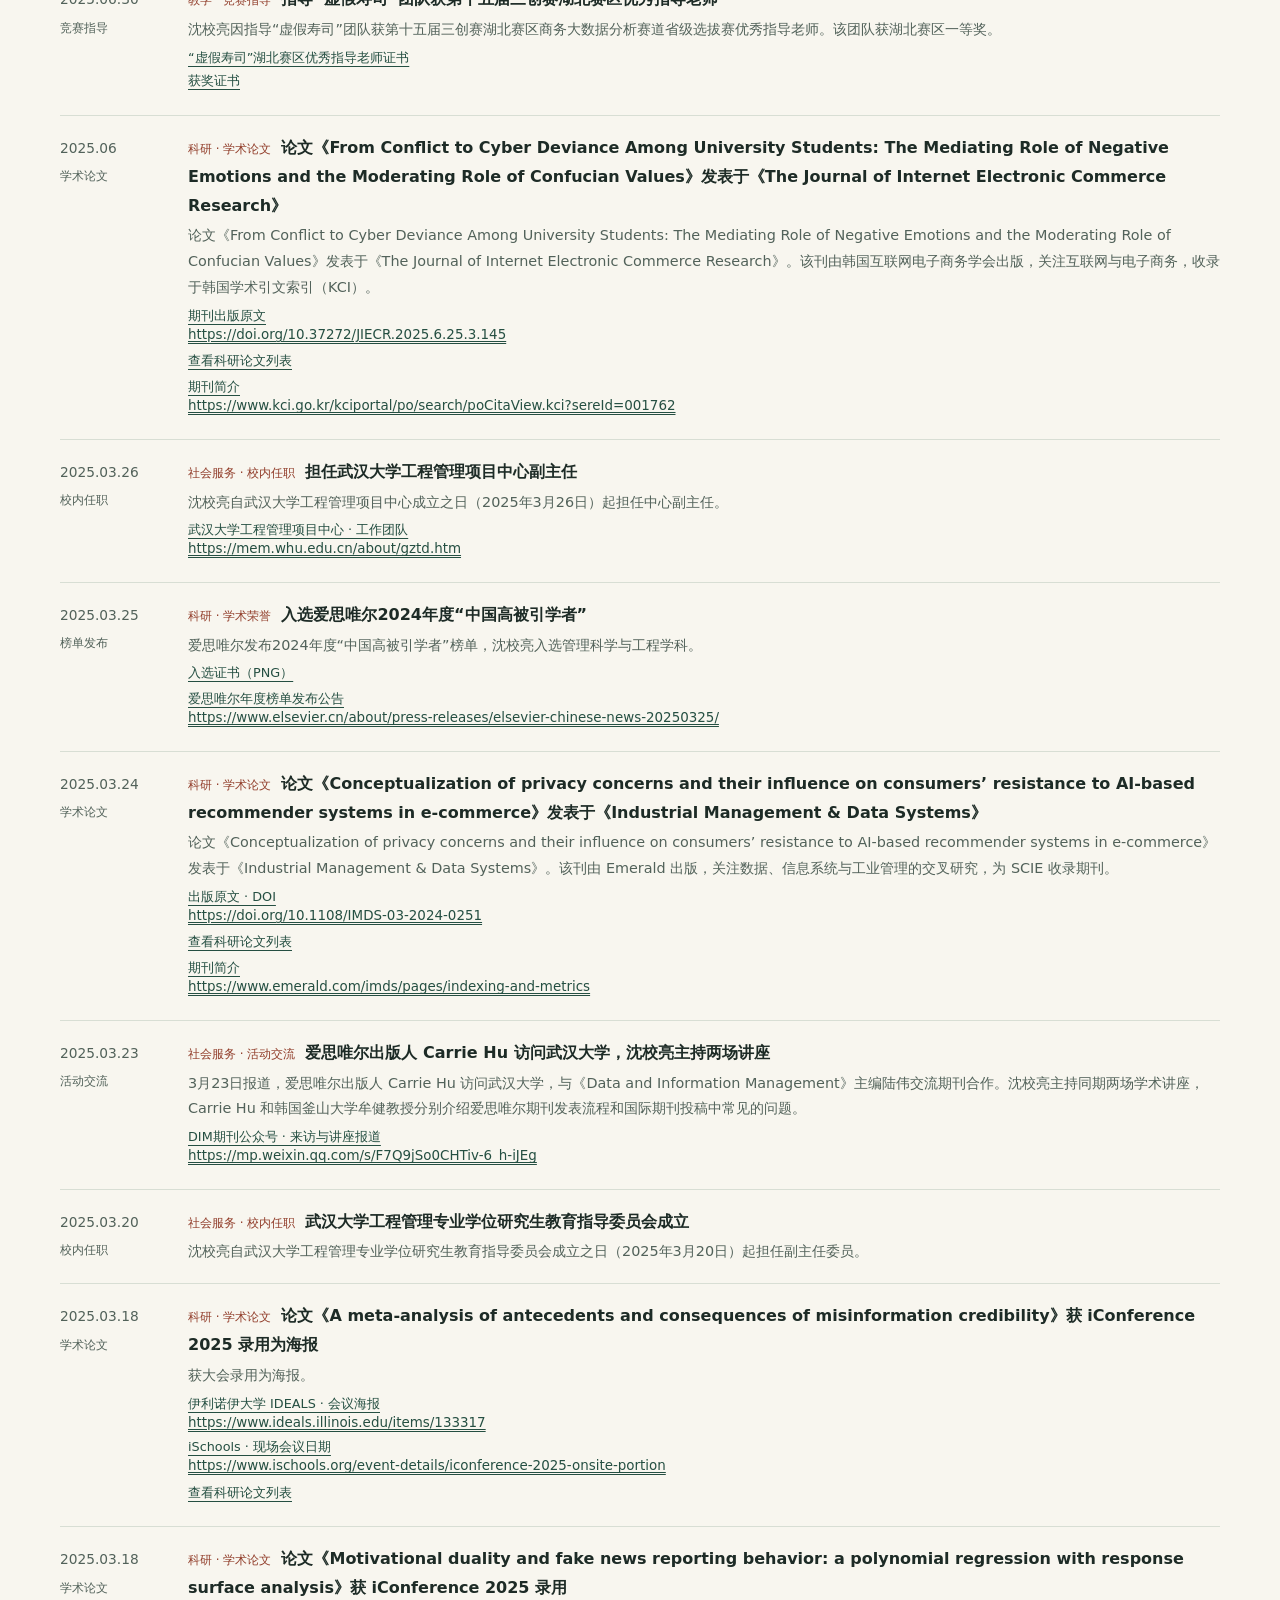
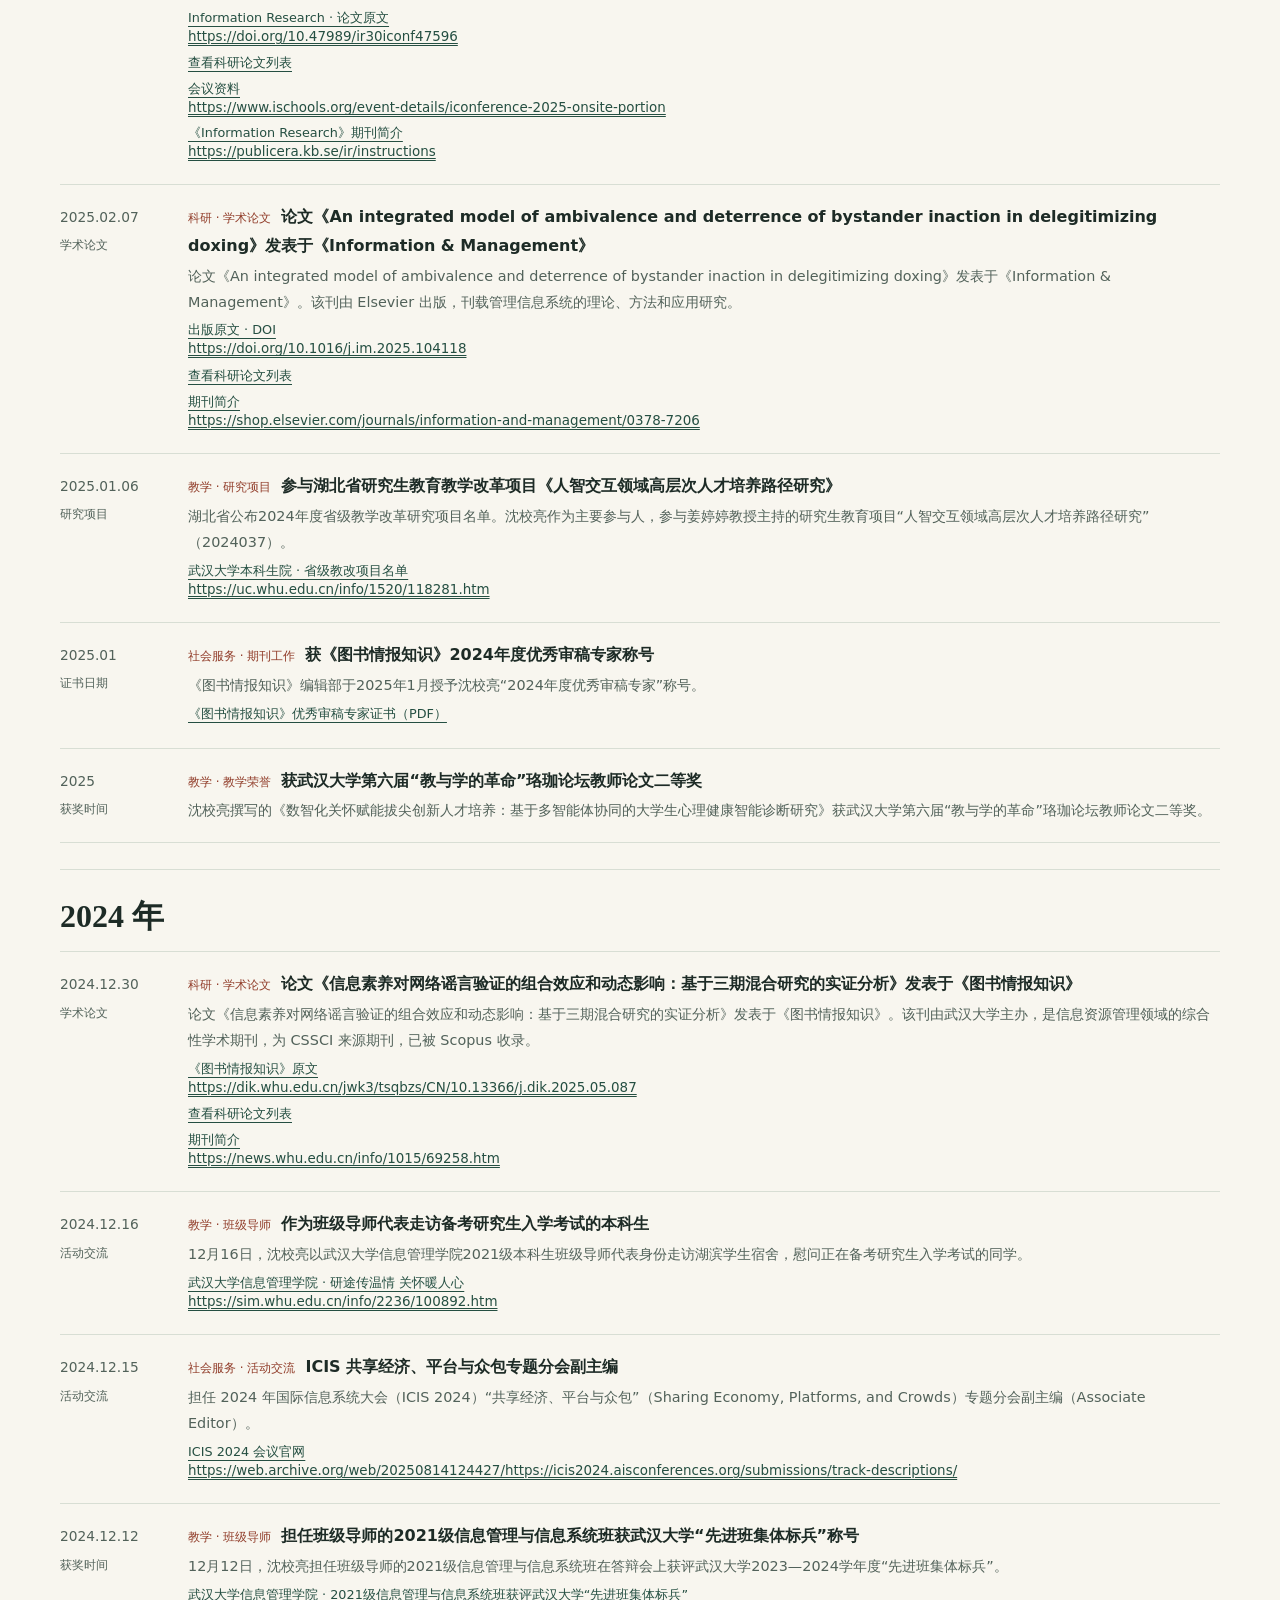
<file: site/news.html>
<!doctype html>
<html lang="zh-CN"><head><meta charset="utf-8"><meta name="viewport" content="width=device-width,initial-scale=1">
<meta name="description" content="武汉大学信息管理学院沈校亮的个人主页，包含研究成果、新闻动态、教学资源与课程实验。">
<title>新闻动态｜沈校亮个人主页</title><link rel="stylesheet" href="assets/site.css?v=8087e40f5af2"><script src="assets/archive.js?v=63a99908a044" defer></script></head>
<body><a class="skip" href="#main">跳到正文</a>
<header class="site-head"><div class="wrap head"><a class="brand" href="index.html" target="_blank" rel="noopener"><span class="seal" aria-hidden="true">沈</span><span>沈校亮 · 个人主页</span></a><nav aria-label="主导航"><a class="nav-link" href="index.html" target="_blank" rel="noopener">首页</a><a class="nav-link" href="news.html" aria-current="page" target="_blank" rel="noopener">新闻动态</a><a class="nav-link" href="teaching.html" target="_blank" rel="noopener">教学</a><a class="nav-link" href="research.html" target="_blank" rel="noopener">科研</a><a class="nav-link" href="service.html" target="_blank" rel="noopener">社会服务</a><a class="nav-link" href="facts.html" target="_blank" rel="noopener">成果与活动</a><a class="nav-link" href="about.html" target="_blank" rel="noopener">关于我</a><a class="nav-link lab-link" href="information-reception-lab.html" target="_blank" rel="noopener">课程实验</a></nav></div></header>
<main id="main"><div class="wrap inner"><h1>新闻动态</h1><p class="lead">按日期查阅科研、教学、社会服务与学术交流动态。</p><div class="archive-tools news-filters" data-archive-controls hidden><div class="filter-options" role="group" aria-label="按类别筛选新闻"><button class="topic-filter" type="button" data-filter="all" aria-pressed="true">全部</button><button class="topic-filter" type="button" data-filter="teaching" aria-pressed="false">教学</button><button class="topic-filter" type="button" data-filter="research" aria-pressed="false">科研</button><button class="topic-filter" type="button" data-filter="service" aria-pressed="false">社会服务</button></div></div><p class="no-results" hidden>该类别暂无动态。<button type="button" class="reset-filters">显示全部记录</button></p><nav class="year-links" aria-label="按年份跳转"><a href="#news-2026" data-jump-year="2026" target="_blank" rel="noopener">2026</a><a href="#news-2025" data-jump-year="2025" target="_blank" rel="noopener">2025</a><a href="#news-2024" data-jump-year="2024" target="_blank" rel="noopener">2024</a><a href="#news-2023" data-jump-year="2023" target="_blank" rel="noopener">2023</a><a href="#news-2022" data-jump-year="2022" target="_blank" rel="noopener">2022</a><a href="#news-2021" data-jump-year="2021" target="_blank" rel="noopener">2021</a><a href="#news-2027" data-jump-year="2027" target="_blank" rel="noopener">2027 预告</a><a href="about.html#current-roles" target="_blank" rel="noopener">现任职务</a></nav><section class="block" id="news-2026" data-news-year="2026"><h2>2026 年</h2><ul class="entries"><li id="liu-linyao-phd-defence-2026" data-category="teaching" data-year="2026"><div><time datetime="2026-11-27">2026.11.27</time><small class="news-date-label">研究生培养</small></div><div><a class="category" href="facts.html?category=teaching" target="_blank" rel="noopener">教学 · 研究生培养</a><a class="entry-title" href="facts.html#record-liu-linyao-phd-defence-2026" target="_blank" rel="noopener">博士生刘琳瑶顺利通过博士学位论文答辩</a><p>2026年11月27日，沈校亮指导的博士生刘琳瑶顺利通过博士学位论文答辩。其博士学位论文题为《辟谣主体视角下社交媒体辟谣效果的影响机制与提升策略研究》。</p></div></li>
<li id="aigc-fact-checking-ai-voice-accepted-2026" data-category="research" data-year="2026"><div><time datetime="2026-11-26">2026.11.26</time><small class="news-date-label">学术论文</small></div><div><a class="category" href="facts.html?category=research" target="_blank" rel="noopener">科研 · 学术论文</a><a class="entry-title" href="facts.html#record-aigc-fact-checking-ai-voice-accepted-2026" target="_blank" rel="noopener">论文《AI配音对AIGC事实核查过程的影响：来自鼠标轨迹、fNIRS与访谈的证据》获《工程管理科技前沿》录用</a><p>论文《AI配音对AIGC事实核查过程的影响：来自鼠标轨迹、fNIRS与访谈的证据》获《工程管理科技前沿》录用。该刊由合肥工业大学主办，聚焦工程管理与工程科技，入选 FMS 管理科学高质量中文期刊 T1 级，为国家自然科学基金委员会管理科学部认定的管理科学 A 级重要期刊。</p><p class="source-address"> <a class="source external-source" href="https://fms-journal.net/journals_cn" target="_blank" rel="noopener noreferrer"><span class="source-name">FMS 管理科学高质量中文期刊目录</span><bdi class="source-url" dir="ltr">https://fms-journal.net/journals_cn</bdi></a> <a class="source" href="research.html#paper-aigc-fact-checking-ai-voice-accepted-2026" target="_blank" rel="noopener">查看科研论文列表</a> <a class="source external-source" href="https://journals.csu.edu.cn/news-detail/2051" target="_blank" rel="noopener noreferrer"><span class="source-name">期刊简介与收录信息</span><bdi class="source-url" dir="ltr">https://journals.csu.edu.cn/news-detail/2051</bdi></a></p></div></li>
<li id="ai-faculty-training-2026" data-category="teaching" data-year="2026"><div><time datetime="2026-11-25">2026.11.25</time><small class="news-date-label">教学培训</small></div><div><a class="category" href="facts.html?category=teaching" target="_blank" rel="noopener">教学 · 教学培训</a><a class="entry-title" href="facts.html#record-ai-faculty-training-2026" target="_blank" rel="noopener">完成人工智能赋能高等教育人才培养系列师资培训</a><p>完成教育部高等教育司主办的2026年度“人工智能赋能高等教育人才培养”系列师资培训（未来教师、实验教学、文科专项），共16学时。11月25日获颁证书。</p><p class="source-address"><a class="source" href="assets/ai-faculty-training-2026.pdf?v=2d21a36dca5c" target="_blank" rel="noopener">证书（PDF）</a></p></div></li>
<li id="teaching-reception-lab" data-category="teaching" data-year="2026"><div><time datetime="2026-11-22">2026.11.22</time><small class="news-date-label">课程实验</small></div><div><a class="category" href="facts.html?category=teaching" target="_blank" rel="noopener">教学 · 课程实验</a><a class="entry-title" href="information-reception-lab.html" target="_blank" rel="noopener">信息接收分布实验室</a><p>经典的信息计量研究常从信息生产者和信息内容两个角度考察分布，例如作者的发文量和论文的被引量。如果从信息接收者的角度出发，我们能看到什么？信息接收分布实验室帮助同学们用模拟和真实数据，观察不同的人接收了哪些信息、接收了多少，并比较不同指标下呈现的分布。</p><p class="source-address"><a class="source" href="information-reception-lab.html" target="_blank" rel="noopener">课程实验</a> <a class="source" href="Reception_Lab_V1_9_3_Student.zip" download>下载学生教学包（ZIP）</a></p></div></li>
<li id="rumor-verification-bilingual" data-category="research" data-year="2026"><div><time datetime="2026-11-22">2026.11.22</time><small class="news-date-label">研究传播</small></div><div><a class="category" href="facts.html?category=research" target="_blank" rel="noopener">科研 · 研究传播</a><a class="entry-title" href="facts.html#record-rumor-verification-bilingual" target="_blank" rel="noopener">网络谣言验证研究入选中国科协“科技期刊双语传播工程”</a><p>沈校亮、吴忧、孙永强合著的《信息素养对网络谣言验证的组合效应和动态影响：基于三期混合研究的实证分析》发表于《图书情报知识》2025 年第 5 期，现已在“科创中国”平台双语发布。</p><p class="source-address"><a class="source external-source" href="https://castsycb.cbpt.cnki.net/#/article-detail?id=TSQC202505009" target="_blank" rel="noopener noreferrer"><span class="source-name">科创中国 · 双语版</span><bdi class="source-url" dir="ltr">https://castsycb.cbpt.cnki.net/#/article-detail?id=TSQC202505009</bdi></a> <a class="source external-source" href="https://dik.whu.edu.cn/jwk3/tsqbzs/CN/10.13366/j.dik.2025.05.087" target="_blank" rel="noopener noreferrer"><span class="source-name">《图书情报知识》原文</span><bdi class="source-url" dir="ltr">https://dik.whu.edu.cn/jwk3/tsqbzs/CN/10.13366/j.dik.2025.05.087</bdi></a></p></div></li>
<li id="sim-ai-research-forum-2026" data-category="service" data-year="2026"><div><time datetime="2026-11-20">2026.11.20</time><small class="news-date-label">活动交流</small></div><div><a class="category" href="facts.html?category=service" target="_blank" rel="noopener">社会服务 · 活动交流</a><a class="entry-title" href="facts.html#record-sim-ai-research-forum-2026" target="_blank" rel="noopener">主持“珞珈信管·前沿论坛”智能科研新范式讲座</a><p>11月20日，沈校亮主持武汉大学信息管理学院“珞珈信管·前沿论坛”讲座。中电科发展规划院高级工程师李巧明以《面向智能科研新范式：美国〈科学：新黄金时代〉洞见与我国高水平科技自立自强启示》为题作报告。</p><p class="source-address"><a class="source external-source" href="https://mp.weixin.qq.com/s/1-BnP8efFXizV8nWDWme3g" target="_blank" rel="noopener noreferrer"><span class="source-name">武汉大学信息管理学院期刊与学术交流中心 · 讲座预告</span><bdi class="source-url" dir="ltr">https://mp.weixin.qq.com/s/1-BnP8efFXizV8nWDWme3g</bdi></a></p></div></li>
<li id="whu-faculty-career-2026" data-category="service" data-year="2026"><div><time datetime="2026-11-19">2026.11.19</time><small class="news-date-label">活动交流</small></div><div><a class="category" href="facts.html?category=service" target="_blank" rel="noopener">社会服务 · 青年教职工交流</a><a class="entry-title" href="facts.html#record-whu-faculty-career-2026" target="_blank" rel="noopener">主持“规划引领·成长有约”职业规划分享会</a><p>11月19日，沈校亮主持武汉大学青年教职工交流协会“规划引领·成长有约”职业规划分享会。</p><p class="source-address"><a class="source external-source" href="https://gh.whu.edu.cn/info/1047/22001.htm" target="_blank" rel="noopener noreferrer"><span class="source-name">武汉大学工会活动报道</span><bdi class="source-url" dir="ltr">https://gh.whu.edu.cn/info/1047/22001.htm</bdi></a></p></div></li>
<li id="cmit-xingban-hubei-2026" data-category="teaching" data-year="2026"><div><time datetime="2026-11-19">2026.11.19</time><small class="news-date-label">竞赛指导</small></div><div><a class="category" href="facts.html?category=teaching" target="_blank" rel="noopener">教学 · 竞赛指导</a><a class="entry-title" href="facts.html#record-cmit-xingban-hubei-2026" target="_blank" rel="noopener">指导本科生团队获第十四届全国大学生数字媒体科技作品及创意竞赛湖北赛区二等奖</a><p>沈校亮指导武汉大学本科生团队完成参赛作品《星伴——多模态具身智能家庭机器人》，获2026年第十四届全国大学生数字媒体科技作品及创意竞赛湖北赛区二等奖，赛道为智能产品与硬件创意（本科及以上）。</p><p class="source-address"><a class="source external-source" href="https://www.cmit.cn/html/tongzhigonggao/show-144-45879-1.html" target="_blank" rel="noopener noreferrer"><span class="source-name">湖北赛区组委会 · 获奖名单公示</span><bdi class="source-url" dir="ltr">https://www.cmit.cn/html/tongzhigonggao/show-144-45879-1.html</bdi></a></p></div></li>
<li id="sim-decitron-exchange-2026" data-category="service" data-year="2026"><div><time datetime="2026-11-12">2026.11.12</time><small class="news-date-label">活动交流</small></div><div><a class="category" href="facts.html?category=service" target="_blank" rel="noopener">社会服务 · 活动交流</a><a class="entry-title" href="facts.html#record-sim-decitron-exchange-2026" target="_blank" rel="noopener">主持“决策机”数智技术与应用专题交流会</a><p>11月12日，沈校亮主持武汉大学信息管理学院“决策机”数智技术与应用专题交流会。中科闻歌数字化解决方案专家邹文俊介绍如何结合大语言模型与多智能体技术开展复杂问题决策推演，与会教师讨论了其在政策研究、智库建设和舆情分析中的应用。</p><p class="source-address"><a class="source external-source" href="https://mp.weixin.qq.com/s/1cF9LeZ-Rp9yLig1Jpw7eg" target="_blank" rel="noopener noreferrer"><span class="source-name">武汉大学信息管理学院期刊与学术交流中心 · 交流会报道</span><bdi class="source-url" dir="ltr">https://mp.weixin.qq.com/s/1cF9LeZ-Rp9yLig1Jpw7eg</bdi></a></p></div></li>
<li id="icnn-neurois-multimodal-richness-2026" data-category="research" data-year="2026"><div><time datetime="2026-11-07">2026.11.07</time><small class="news-date-label">学术论文</small></div><div><a class="category" href="facts.html?category=research" target="_blank" rel="noopener">科研 · 会议论文</a><a class="entry-title" href="facts.html#record-icnn-neurois-multimodal-richness-2026" target="_blank" rel="noopener">论文《Beyond Multimodal Richness: Cross-Level Functional Heterogeneity of Modality Increments in AI-Generated Information Sharing》获 ICNN 2026 录用</a><p class="source-address"><a class="source external-source" href="http://neuromanagement.zju.edu.cn/views/nrxq.html?articleid=1602" target="_blank" rel="noopener noreferrer"><span class="source-name">浙江大学神经管理学实验室 · 会议议程</span><bdi class="source-url" dir="ltr">http://neuromanagement.zju.edu.cn/views/nrxq.html?articleid=1602</bdi></a> <a class="source" href="research.html#paper-icnn-neurois-multimodal-richness-2026" target="_blank" rel="noopener">查看科研论文列表</a></p></div></li>
<li id="pub-asist-upcib-2026" data-category="research" data-year="2026"><div><time datetime="2026-11-06">2026.11.06</time><small class="news-date-label">学术论文</small></div><div><a class="category" href="facts.html?category=research" target="_blank" rel="noopener">科研 · 学术论文</a><a class="entry-title" href="facts.html#record-pub-asist-upcib-2026" target="_blank" rel="noopener">论文《Unethical Pro-Celebrity Information Behavior (UPCIB): Conceptualization, Scale Development, and Validation》获 ASIS&amp;T 2026 年会 录用为长论文</a><p>获大会录用为长论文。</p><p class="source-address"><a class="source external-source" href="https://www.asist.org/am2026/am26-papers/" target="_blank" rel="noopener noreferrer"><span class="source-name">ASIS&amp;T 2026 · 官方论文名单</span><bdi class="source-url" dir="ltr">https://www.asist.org/am2026/am26-papers/</bdi></a> <a class="source external-source" href="https://www.asist.org/am2026/am26-schedule-at-a-glance/" target="_blank" rel="noopener noreferrer"><span class="source-name">ASIS&amp;T 2026 · 会议日程</span><bdi class="source-url" dir="ltr">https://www.asist.org/am2026/am26-schedule-at-a-glance/</bdi></a> <a class="source" href="research.html#paper-pub-asist-upcib-2026" target="_blank" rel="noopener">查看科研论文列表</a></p></div></li>
<li id="cp-cup-experience-sharing-2026" data-category="teaching" data-year="2026"><div><time datetime="2026-11-05">2026.11.05</time><small class="news-date-label">活动交流</small></div><div><a class="category" href="facts.html?category=teaching" target="_blank" rel="noopener">教学 · 活动交流</a><a class="entry-title" href="facts.html#record-cp-cup-experience-sharing-2026" target="_blank" rel="noopener">参加“正大杯”全国大学生市场调查与分析大赛经验分享会</a><p>11月5日，沈校亮参加武汉大学经济与管理学院举办的“正大杯”全国大学生市场调查与分析大赛经验分享会，为第十七届赛事备赛团队点评初步选题，并就研究价值、问题聚焦、数据来源和研究方法提出建议。</p><p class="source-address"><a class="source external-source" href="https://mp.weixin.qq.com/s/TLLuBITMgo9M2ERa73NKWw" target="_blank" rel="noopener noreferrer"><span class="source-name">武汉大学经济与管理学院 · 经验分享会报道</span><bdi class="source-url" dir="ltr">https://mp.weixin.qq.com/s/TLLuBITMgo9M2ERa73NKWw</bdi></a></p></div></li>
<li id="fact-4e198e5d09d5e9" data-category="service" data-year="2026"><div><time datetime="2026-10-30">2026.10.30</time><small class="news-date-label">活动交流</small></div><div><a class="category" href="facts.html?category=service" target="_blank" rel="noopener">社会服务 · 会议服务</a><a class="entry-title" href="facts.html#record-fact-4e198e5d09d5e9" target="_blank" rel="noopener">IP&amp;MC 2026 程序委员会委员及分会联合主席</a><p>担任在武汉举行的 2026 年信息处理与管理大会（IP&amp;MC 2026）程序委员会委员，并与 Matthew K. O. Lee、Christy M. K. Cheung、Tommy Chan 共同担任健康与福祉领域生成式人工智能专题分会主席。</p><p class="source-address"><a class="source external-source" href="https://www.elsevier.cn/events/conferences/all/information-processing-and-management-conference/committee-and-speakers/" target="_blank" rel="noopener noreferrer"><span class="source-name">Elsevier · 大会程序委员会</span><bdi class="source-url" dir="ltr">https://www.elsevier.cn/events/conferences/all/information-processing-and-management-conference/committee-and-speakers/</bdi></a> <a class="source external-source" href="https://www.elsevier.cn/events/conferences/all/information-processing-and-management-conference/track-title/" target="_blank" rel="noopener noreferrer"><span class="source-name">Elsevier · 专题分会主席</span><bdi class="source-url" dir="ltr">https://www.elsevier.cn/events/conferences/all/information-processing-and-management-conference/track-title/</bdi></a></p></div></li>
<li id="sim-siau-human-ai-dialogue-2026" data-category="service" data-year="2026"><div><time datetime="2026-10-30">2026.10.30</time><small class="news-date-label">活动交流</small></div><div><a class="category" href="facts.html?category=service" target="_blank" rel="noopener">社会服务 · 活动交流</a><a class="entry-title" href="facts.html#record-sim-siau-human-ai-dialogue-2026" target="_blank" rel="noopener">主持 Siau Keng Leng 教授的人智交互讲座</a><p>10月30日，沈校亮主持“珞珈信管·国际对话”讲座。新加坡管理大学 Siau Keng Leng 教授探讨人工智能与服务机器人能否和老年人建立密切关系，以及如何在照护场景中建立信任。</p><p class="source-address"><a class="source external-source" href="https://mp.weixin.qq.com/s/QHd3P6pJjUHn60dfcDHBHw" target="_blank" rel="noopener noreferrer"><span class="source-name">武汉大学信息管理学院期刊与学术交流中心 · 讲座预告</span><bdi class="source-url" dir="ltr">https://mp.weixin.qq.com/s/QHd3P6pJjUHn60dfcDHBHw</bdi></a></p></div></li>
<li id="top-scientists-2026" data-category="research" data-year="2026"><div><time datetime="2026-10-07">2026.10.07</time><small class="news-date-label">榜单发布</small></div><div><a class="category" href="facts.html?category=research" target="_blank" rel="noopener">科研 · 学术荣誉</a><a class="entry-title" href="facts.html#record-top-scientists-2026" target="_blank" rel="noopener">全球前2%科学家年度影响力榜单</a><p>入选2026年发布的全球前2%科学家年度影响力榜单，所属领域为信息系统；该版单年影响力统计基于2025年度引用数据。</p><p class="source-address"><a class="source external-source" href="https://sim.whu.edu.cn/info/2236/117452.htm" target="_blank" rel="noopener noreferrer"><span class="source-name">武汉大学信息管理学院 · 2026年全球前2%顶尖科学家入选名单</span><bdi class="source-url" dir="ltr">https://sim.whu.edu.cn/info/2236/117452.htm</bdi></a> <a class="source external-source" href="https://elsevier.digitalcommonsdata.com/datasets/btchxktzyw/9" target="_blank" rel="noopener noreferrer" title="第九版单年度工作簿 Table_1_Authors_singleyr_2025_pubs_since_1788_wopp_extracted_202608.xlsx 的 Data 工作表第105025行列出 Shen, Xiaoliang、Wuhan University、chn（2025年引用数据，2026年发布）。"><span class="source-name">Elsevier Data Repository · 全球科学家引用指标（第九版）</span><bdi class="source-url" dir="ltr">https://elsevier.digitalcommonsdata.com/datasets/btchxktzyw/9</bdi></a><small class="citation-note">第九版单年度工作簿 Table_1_Authors_singleyr_2025_pubs_since_1788_wopp_extracted_202608.xlsx 的 Data 工作表第105025行列出 Shen, Xiaoliang、Wuhan University、chn（2025年引用数据，2026年发布）。</small></p></div></li>
<li id="sanchuang-hubei-data-2026" data-category="teaching" data-year="2026"><div><time datetime="2026-09-30">2026.09.30</time><small class="news-date-label">竞赛指导</small></div><div><a class="category" href="facts.html?category=teaching" target="_blank" rel="noopener">教学 · 竞赛指导</a><a class="entry-title" href="facts.html#record-sanchuang-hubei-data-2026" target="_blank" rel="noopener">指导“就想拿点小奖”团队获第十六届三创赛湖北省赛商务大数据分析实战赛一等奖</a><p>沈校亮与王楠共同指导“就想拿点小奖”团队完成《低空经济视域下消费型无人机公众认知破局研究——以大疆为例》，获第十六届全国大学生电子商务“创新、创意及创业”挑战赛湖北赛区商务大数据分析实战赛一等奖。</p><p class="source-address"><a class="source external-source" href="https://sim.whu.edu.cn/info/1748/116202.htm" target="_blank" rel="noopener noreferrer"><span class="source-name">武汉大学信息管理学院获奖报道</span><bdi class="source-url" dir="ltr">https://sim.whu.edu.cn/info/1748/116202.htm</bdi></a></p></div></li>
<li id="whu-mem-open-day-2026" data-category="teaching" data-year="2026"><div><time datetime="2026-09-19">2026.09.19</time><small class="news-date-label">活动交流</small></div><div><a class="category" href="news.html?category=teaching" target="_blank" rel="noopener">教学 · 校园开放日</a><a class="entry-title" href="facts.html#record-whu-mem-open-day-2026" target="_blank" rel="noopener">在武汉大学工程管理硕士（MEM）校园开放日介绍MEM项目及招生政策</a><p>9月19日，武汉大学工程管理项目中心举办2027级工程管理硕士（MEM）校园开放日。沈校亮在活动中作《武汉大学MEM项目介绍及招生政策解读》报告。</p><p class="source-address"><a class="source external-source" href="https://mp.weixin.qq.com/s/JsuMxFsQOfkh6GhcCMM_8g" target="_blank" rel="noopener noreferrer"><span class="source-name">武汉大学工程管理硕士（MEM）校园开放日 · 官方微信</span><bdi class="source-url" dir="ltr">https://mp.weixin.qq.com/s/JsuMxFsQOfkh6GhcCMM_8g</bdi></a></p></div></li>
<li id="language-style-reporting-jirm-accepted-2026" data-category="research" data-year="2026"><div><time datetime="2026-09-18">2026.09.18</time><small class="news-date-label">学术论文</small></div><div><a class="category" href="facts.html?category=research" target="_blank" rel="noopener">科研 · 学术论文</a><a class="entry-title" href="facts.html#record-language-style-reporting-jirm-accepted-2026" target="_blank" rel="noopener">论文《用户语言风格与平台治理参与：非线性调节与响应面分析》获《信息资源管理学报》录用</a><p>论文《用户语言风格与平台治理参与：非线性调节与响应面分析》获《信息资源管理学报》录用。该刊由武汉大学主办，为 CSSCI 来源期刊、中国人文社会科学期刊 AMI 核心期刊、人大复印报刊资料重要转载来源期刊，并入选 FMS 管理科学高质量中文期刊 T2 级。</p><p class="source-address"><a class="source" href="research.html#paper-language-style-reporting-jirm-accepted-2026" target="_blank" rel="noopener">查看科研论文列表</a> <a class="source" href="news.html#pub-cnais-language-reporting-2025" target="_blank" rel="noopener">查看 CNAIS 2025 会议报告</a> <a class="source external-source" href="https://jirm.whu.edu.cn/jwk3/xxzyglxb/CN/column/column90.shtml" target="_blank" rel="noopener noreferrer"><span class="source-name">期刊简介与收录信息</span><bdi class="source-url" dir="ltr">https://jirm.whu.edu.cn/jwk3/xxzyglxb/CN/column/column90.shtml</bdi></a> <a class="source external-source" href="https://www.fms-journal.net/journals_cn?num=20&amp;page=4" target="_blank" rel="noopener noreferrer"><span class="source-name">FMS 管理科学高质量中文期刊目录</span><bdi class="source-url" dir="ltr">https://www.fms-journal.net/journals_cn?num=20&amp;page=4</bdi></a></p></div></li>
<li id="mem-offline-admissions-briefing-2026" data-category="teaching" data-year="2026"><div><time datetime="2026-09-05">2026.09.05</time><small class="news-date-label">活动交流</small></div><div><a class="category" href="facts.html?category=teaching" target="_blank" rel="noopener">教学 · 活动交流</a><a class="entry-title" href="facts.html#record-mem-offline-admissions-briefing-2026" target="_blank" rel="noopener">在首场线下宣讲会上解读武汉大学2027级MEM招生政策</a><p>9月5日，沈校亮在武汉大学2027级MEM首场线下招生宣讲会上介绍项目特色、培养方向、学制和学习方式，并解读招生政策、复试与录取安排。</p><p class="source-address"><a class="source external-source" href="https://mp.weixin.qq.com/s/YHidDCslmTEA-e-s-AuELw" target="_blank" rel="noopener noreferrer"><span class="source-name">武汉太奇MBA · 宣讲会报道</span><bdi class="source-url" dir="ltr">https://mp.weixin.qq.com/s/YHidDCslmTEA-e-s-AuELw</bdi></a></p></div></li>
<li id="mem-welcome-2026" data-category="teaching" data-year="2026"><div><time datetime="2026-09-02">2026.09.02</time><small class="news-date-label">活动交流</small></div><div><a class="category" href="facts.html?category=teaching" target="_blank" rel="noopener">教学 · MEM人才培养</a><a class="entry-title" href="facts.html#record-mem-welcome-2026" target="_blank" rel="noopener">在武汉大学2026级MEM新生迎新大会上解读培养方案</a><p>武汉大学工程管理项目中心副主任沈校亮在2026级工程管理硕士新生迎新大会上介绍学制、双导师制和分段培养安排，并说明课程学分、专业实践和学位论文要求。</p><p class="source-address"><a class="source external-source" href="https://mem.whu.edu.cn/info/1261/3641.htm" target="_blank" rel="noopener noreferrer"><span class="source-name">武汉大学工程管理项目中心 · 金秋珞珈启新程，知行合一谱新篇——武汉大学工程管理项目中心圆满举行2026级MEM新生迎新大会</span><bdi class="source-url" dir="ltr">https://mem.whu.edu.cn/info/1261/3641.htm</bdi></a></p></div></li>
<li id="fact-c6a2a2aec8ea99" data-category="service" data-year="2026"><div><time datetime="2026-07-16">2026.07.16</time><small class="news-date-label">活动交流</small></div><div><a class="category" href="facts.html?category=service" target="_blank" rel="noopener">社会服务 · 会议服务</a><a class="entry-title" href="facts.html#record-fact-c6a2a2aec8ea99" target="_blank" rel="noopener">ICEB 2026网络内容治理专题分会联合主席、博士生论坛导师</a><p>沈校亮担任第26届电子商务国际会议“人工智能时代的网络空间内容治理”专题分会联合主席，并列入7月17日博士生论坛导师名单。</p><p class="source-address"><a class="source external-source" href="https://iceb2026.johogo.com/conference_tracks.php" target="_blank" rel="noopener noreferrer"><span class="source-name">ICEB 2026 · 专题分会主席</span><bdi class="source-url" dir="ltr">https://iceb2026.johogo.com/conference_tracks.php</bdi></a> <a class="source external-source" href="https://iceb2026.buaa.edu.cn/Doctoral_Consortium.html" target="_blank" rel="noopener noreferrer" title="主办方列出2026年7月17日博士论坛及导师沈校亮。"><span class="source-name">ICEB 2026 · 博士论坛导师与日程</span><bdi class="source-url" dir="ltr">https://iceb2026.buaa.edu.cn/Doctoral_Consortium.html</bdi></a></p></div></li>
<li id="mem-assessor-training-2026" data-category="teaching" data-year="2026"><div><time datetime="2026-07-04">2026.07.04</time><small class="news-date-label">教学培训</small></div><div><a class="category" href="facts.html?category=teaching" target="_blank" rel="noopener">教学 · 教学培训</a><a class="entry-title" href="facts.html#record-mem-assessor-training-2026" target="_blank" rel="noopener">参加工程管理硕士申请学位实践成果评审专家研讨会并获培训交流证书</a><p>于7月3日至4日参加全国工程管理专业学位研究生教育指导委员会举办的工程管理硕士申请学位实践成果评审专家研讨会，完成全部议程，7月4日获颁培训交流证书。</p><p class="source-address"><a class="source" href="assets/mem-assessor-training-2026.pdf?v=474898e0d213" target="_blank" rel="noopener">证书（PDF）</a></p></div></li>
<li id="mem-national-presentation-2026" data-category="teaching" data-year="2026"><div><time datetime="2026-07-04">2026.07.04</time><small class="news-date-label">活动交流</small></div><div><a class="category" href="facts.html?category=teaching" target="_blank" rel="noopener">教学 · 活动交流</a><a class="entry-title" href="facts.html#record-mem-national-presentation-2026" target="_blank" rel="noopener">在高校MEM项目全国宣传会上介绍武汉大学MEM项目</a><p>7月4日下午，沈校亮在高校MEM项目全国宣传会上介绍武汉大学工程管理硕士项目的培养方案、实践教学和报考政策，并回答考生提问。</p><p class="source-address"><a class="source external-source" href="https://mem.whu.edu.cn/info/1261/3541.htm" target="_blank" rel="noopener noreferrer"><span class="source-name">武汉大学工程管理项目中心 · 拓源提质并行 多维并举助推武大MEM发展</span><bdi class="source-url" dir="ltr">https://mem.whu.edu.cn/info/1261/3541.htm</bdi></a></p></div></li>
<li id="mem-xian-alumni-2026" data-category="teaching" data-year="2026"><div><time datetime="2026-07-02">2026.07.02–04</time><small class="news-date-label">活动交流</small></div><div><a class="category" href="facts.html?category=teaching" target="_blank" rel="noopener">教学 · MEM人才培养</a><a class="entry-title" href="facts.html#record-mem-xian-alumni-2026" target="_blank" rel="noopener">赴武汉大学西安校友会座谈并参加高校MEM项目全国宣传会</a><p>7月2日，武汉大学工程管理项目中心主任高睿、副主任沈校亮一行赴武汉大学西安校友会座谈，就MEM学生培养、校友合作与企业实践等事宜交流。7月4日下午，沈校亮在高校MEM项目全国宣传会上介绍武汉大学工程管理硕士项目的培养方案、实践教学和报考政策，并回答考生提问。</p><p class="source-address"><a class="source external-source" href="https://mem.whu.edu.cn/info/1261/3541.htm" target="_blank" rel="noopener noreferrer"><span class="source-name">武汉大学工程管理项目中心 · 拓源提质并行 多维并举助推武大MEM发展</span><bdi class="source-url" dir="ltr">https://mem.whu.edu.cn/info/1261/3541.htm</bdi></a></p></div></li>
<li id="dim-jcr-2026" data-category="service" data-year="2026"><div><time datetime="2026-06-26">2026.06.26</time><small class="news-date-label">期刊工作</small></div><div><a class="category" href="facts.html?category=service" target="_blank" rel="noopener">社会服务 · 期刊工作</a><a class="entry-title" href="facts.html#record-dim-jcr-2026" target="_blank" rel="noopener">《Data and Information Management》首次获得期刊影响因子</a><p>沈校亮担任执行主编的《Data and Information Management》首次获得期刊影响因子 8.3，在信息科学与图书馆学学科的 172 本期刊中排名第 8，位列 JCR 一区。</p><p class="source-address"><a class="source external-source" href="https://news.whu.edu.cn/info/1015/499067.htm" target="_blank" rel="noopener noreferrer"><span class="source-name">武汉大学新闻网</span><bdi class="source-url" dir="ltr">https://news.whu.edu.cn/info/1015/499067.htm</bdi></a></p></div></li>
<li id="sim-du-tina-library-dialogue-2026" data-category="service" data-year="2026"><div><time datetime="2026-06-25">2026.06.25</time><small class="news-date-label">活动交流</small></div><div><a class="category" href="facts.html?category=service" target="_blank" rel="noopener">社会服务 · 活动交流</a><a class="entry-title" href="facts.html#record-sim-du-tina-library-dialogue-2026" target="_blank" rel="noopener">主持杜佳教授“重塑图书馆”讲座</a><p>6月25日，沈校亮主持“珞珈信管·国际对话”讲座。澳大利亚查尔斯特大学信息与传播学院院长杜佳教授以《重塑图书馆，打造包容、公平的数字化未来》为题，探讨生成式人工智能背景下的图书馆服务、信息获取公平与公共责任。</p><p class="source-address"><a class="source external-source" href="https://mp.weixin.qq.com/s/ZanpIFxCOu-1Vvj00nSoTw" target="_blank" rel="noopener noreferrer"><span class="source-name">武汉大学信息管理学院期刊与学术交流中心 · 讲座预告</span><bdi class="source-url" dir="ltr">https://mp.weixin.qq.com/s/ZanpIFxCOu-1Vvj00nSoTw</bdi></a></p></div></li>
<li id="sim-zhang-jun-algorithmic-bias-dialogue-2026" data-category="service" data-year="2026"><div><time datetime="2026-06-23">2026.06.23</time><small class="news-date-label">活动交流</small></div><div><a class="category" href="facts.html?category=service" target="_blank" rel="noopener">社会服务 · 活动交流</a><a class="entry-title" href="facts.html#record-sim-zhang-jun-algorithmic-bias-dialogue-2026" target="_blank" rel="noopener">主持章骏博士“算法如何正当化偏见”讲座</a><p>6月23日，沈校亮主持“珞珈信管·国际对话”讲座。蒙纳士大学信息技术学院高级讲师章骏博士结合行为实验，讨论有偏的算法建议如何影响人类判断，以及偏见如何在人机协同决策中延续。</p><p class="source-address"><a class="source external-source" href="https://mp.weixin.qq.com/s/ALEVbCpDuyDhqLW9GHb-eQ" target="_blank" rel="noopener noreferrer"><span class="source-name">武汉大学信息管理学院期刊与学术交流中心 · 讲座预告</span><bdi class="source-url" dir="ltr">https://mp.weixin.qq.com/s/ALEVbCpDuyDhqLW9GHb-eQ</bdi></a></p></div></li>
<li id="whu-faculty-interdisciplinary-2026" data-category="service" data-year="2026"><div><time datetime="2026-06-17">2026.06.17</time><small class="news-date-label">活动交流</small></div><div><a class="category" href="facts.html?category=service" target="_blank" rel="noopener">社会服务 · 青年教职工交流</a><a class="entry-title" href="facts.html#record-whu-faculty-interdisciplinary-2026" target="_blank" rel="noopener">出席“自科交叉 跨界成长”跨学科融合沙龙</a><p>6月17日，沈校亮以武汉大学青年教职工交流协会理事长身份出席“自科交叉 跨界成长”跨学科融合沙龙。</p><p class="source-address"><a class="source external-source" href="https://gh.whu.edu.cn/info/1047/19961.htm" target="_blank" rel="noopener noreferrer"><span class="source-name">武汉大学工会活动报道</span><bdi class="source-url" dir="ltr">https://gh.whu.edu.cn/info/1047/19961.htm</bdi></a></p></div></li>
<li id="sim-wang-shuyi-agents-forum-2026" data-category="service" data-year="2026"><div><time datetime="2026-06-16">2026.06.16</time><small class="news-date-label">活动交流</small></div><div><a class="category" href="facts.html?category=service" target="_blank" rel="noopener">社会服务 · 活动交流</a><a class="entry-title" href="facts.html#record-sim-wang-shuyi-agents-forum-2026" target="_blank" rel="noopener">主持王树义副教授“智能体时代的研究者新角色”讲座</a><p>6月16日，沈校亮主持“珞珈信管·前沿论坛”线上讲座。天津师范大学管理学院王树义副教授以《人在环上：智能体时代的研究者新角色》为题，讨论智能体参与科研时的任务分工、过程核验与研究者责任。</p><p class="source-address"><a class="source external-source" href="https://mp.weixin.qq.com/s/vIl8n1_amtD9w_pNj0fq8Q" target="_blank" rel="noopener noreferrer"><span class="source-name">武汉大学信息管理学院期刊与学术交流中心 · 讲座纪要</span><bdi class="source-url" dir="ltr">https://mp.weixin.qq.com/s/vIl8n1_amtD9w_pNj0fq8Q</bdi></a></p></div></li>
<li id="sim-modal-leap-company-visit-2026" data-category="service" data-year="2026"><div><time datetime="2026-06-12">2026.06.12</time><small class="news-date-label">活动交流</small></div><div><a class="category" href="facts.html?category=service" target="_blank" rel="noopener">社会服务 · 活动交流</a><a class="entry-title" href="facts.html#record-sim-modal-leap-company-visit-2026" target="_blank" rel="noopener">随学院师生走访武汉模态跃迁科技有限公司</a><p>6月12日，沈校亮与学院教师带领“以政视观”实践队走访武汉模态跃迁科技有限公司，了解多模态大模型和智能体的产业应用，并与公司负责人邴龙志交流学生实践实训和校企合作。</p><p class="source-address"><a class="source external-source" href="https://mp.weixin.qq.com/s/vyxM22bDExYxtozz7laRVw" target="_blank" rel="noopener noreferrer"><span class="source-name">武汉大学“以政视观”实践队 · 企业走访报道</span><bdi class="source-url" dir="ltr">https://mp.weixin.qq.com/s/vyxM22bDExYxtozz7laRVw</bdi></a></p></div></li>
<li id="dim-citescore-2025" data-category="service" data-year="2026"><div><time datetime="2026-06-06">2026.06.06</time><small class="news-date-label">期刊工作</small></div><div><a class="category" href="facts.html?category=service" target="_blank" rel="noopener">社会服务 · 期刊工作</a><a class="entry-title" href="facts.html#record-dim-citescore-2025" target="_blank" rel="noopener">《Data and Information Management》2025年CiteScore升至11.1</a><p>沈校亮担任执行主编的《Data and Information Management》2025年CiteScore为11.1，在Scopus“图书馆学与信息科学”类别的296种期刊中排名第18。</p><p class="source-address"><a class="source external-source" href="https://sim.whu.edu.cn/info/2236/113002.htm" target="_blank" rel="noopener noreferrer"><span class="source-name">武汉大学信息管理学院 · DIM期刊CiteScore攀升至11.1 跻身全球学科前6%</span><bdi class="source-url" dir="ltr">https://sim.whu.edu.cn/info/2236/113002.htm</bdi></a></p></div></li>
<li id="ruc-press-center-visit-2026" data-category="service" data-year="2026"><div><time datetime="2026-06-01">2026.06.01</time><small class="news-date-label">活动交流</small></div><div><a class="category" href="facts.html?category=service" target="_blank" rel="noopener">社会服务 · 活动交流</a><a class="entry-title" href="facts.html#record-ruc-press-center-visit-2026" target="_blank" rel="noopener">赴中国人民大学书报资料中心开展专项调研</a><p>随武汉大学副校长陆伟一行到访中国人民大学书报资料中心，介绍武汉大学信息资源管理学科及系列期刊的建设情况，并围绕学术出版和期刊发展开展交流。</p><p class="source-address"><a class="source external-source" href="https://zsyyb.cn/newsdetail.htm?id=11054" target="_blank" rel="noopener noreferrer"><span class="source-name">中国人民大学书报资料中心 · 调研报道</span><bdi class="source-url" dir="ltr">https://zsyyb.cn/newsdetail.htm?id=11054</bdi></a></p></div></li>
<li id="ami-university-journal-seminar-2026" data-category="service" data-year="2026"><div><time datetime="2026-06-01">2026.06.01</time><small class="news-date-label">活动交流</small></div><div><a class="category" href="facts.html?category=service" target="_blank" rel="noopener">社会服务 · 活动交流</a><a class="entry-title" href="facts.html#record-ami-university-journal-seminar-2026" target="_blank" rel="noopener">参加图书馆、情报与档案学专家委员会换届与期刊建设研讨会</a><p>6月1日，沈校亮以《Data and Information Management》执行主编身份，参加中国社会科学评价研究院与武汉大学在北京联合主办的中国人文社会科学期刊评价图书馆、情报与档案学专家委员会换届与期刊建设研讨会。与会专家围绕图书馆、情报与档案学期刊的 AMI 综合评价，交流了评价指标、期刊发展、学科建设和国际传播等议题。</p><p class="source-address"><a class="source external-source" href="https://mp.weixin.qq.com/s/3bwgJk9EgHdyG-0_-hbAyA" target="_blank" rel="noopener noreferrer"><span class="source-name">中国社会科学评价研究院 · 会议报道</span><bdi class="source-url" dir="ltr">https://mp.weixin.qq.com/s/3bwgJk9EgHdyG-0_-hbAyA</bdi></a></p></div></li>
<li id="teaching-market-survey-final-2026" data-category="teaching" data-year="2026"><div><time datetime="2026-05-31">2026.05.31</time><small class="news-date-label">竞赛指导</small></div><div><a class="category" href="facts.html?category=teaching" target="_blank" rel="noopener">教学 · 竞赛指导</a><a class="entry-title" href="facts.html#record-teaching-market-survey-final-2026" target="_blank" rel="noopener">指导武汉大学团队获第十六届“正大杯”全国大学生市场调查与分析大赛本科组全国一等奖</a><p>曾伏娥、徐晓辉、沈校亮共同指导“薅羊毛小分队”，以《“补”潮退江城，“购”力何处生——外卖大战后武汉消费者茶饮外卖补贴依赖及复购行为调查》获第十六届“正大杯”全国大学生市场调查与分析大赛本科生组全国一等奖。</p><p class="source-address"><a class="source external-source" href="https://sim.whu.edu.cn/info/2236/113162.htm" target="_blank" rel="noopener noreferrer"><span class="source-name">武汉大学信息管理学院 · “正大杯”全国赛及省赛获奖报道</span><bdi class="source-url" dir="ltr">https://sim.whu.edu.cn/info/2236/113162.htm</bdi></a></p></div></li>
<li id="nju-young-scholars-forum-786" data-category="service" data-year="2026"><div><time datetime="2026-05-29">2026.05.29</time><small class="news-date-label">活动交流</small></div><div><a class="category" href="facts.html?category=service" target="_blank" rel="noopener">社会服务 · 学术讲座</a><a class="entry-title" href="facts.html#record-nju-young-scholars-forum-786" target="_blank" rel="noopener">受邀在南京大学管理学院青年学者论坛第786期作报告</a><p>5月29日上午9时，沈校亮受邀在南京大学安中楼302室作报告《从论文发表到学术标签——学术生态变化中的期刊平台分工与学者成长路径》。报告围绕不同期刊平台的分工，以及青年学者如何形成自己的研究方向与学术标签展开，由杨雪教授主持。</p><p class="source-address"><a class="source" href="assets/nju-young-scholars-forum-786.jpg" target="_blank" rel="noopener">南京大学管理学院青年学者论坛第786期海报</a></p></div></li>
<li id="mem-alumni-advisors-2026" data-category="teaching" data-year="2026"><div><time datetime="2026-05-18">2026.05.18</time><small class="news-date-label">活动交流</small></div><div><a class="category" href="facts.html?category=teaching" target="_blank" rel="noopener">教学 · MEM人才培养</a><a class="entry-title" href="facts.html#record-mem-alumni-advisors-2026" target="_blank" rel="noopener">出席武汉大学MEM“薪火引航”校友班主任聘任仪式</a><p>武汉大学工程管理项目中心启动“薪火引航”校友班主任计划。沈校亮与中心主任高睿出席聘任仪式，为首届校友班主任颁发聘书。</p><p class="source-address"><a class="source external-source" href="https://mem.whu.edu.cn/info/1261/3441.htm" target="_blank" rel="noopener noreferrer"><span class="source-name">武汉大学工程管理项目中心 · “薪火引航”校友班主任计划正式启动</span><bdi class="source-url" dir="ltr">https://mem.whu.edu.cn/info/1261/3441.htm</bdi></a></p></div></li>
<li id="huoshanbei-luojia-xinqiao-2026" data-category="teaching" data-year="2026"><div><time datetime="2026-05-07">2026.05.07</time><small class="news-date-label">竞赛指导</small></div><div><a class="category" href="facts.html?category=teaching" target="_blank" rel="noopener">教学 · 竞赛指导</a><a class="entry-title" href="facts.html#record-huoshanbei-luojia-xinqiao-2026" target="_blank" rel="noopener">“珞珈心桥”获武汉大学首届“火山杯”智能体大赛一等奖及最佳人文奖</a><p>沈校亮指导的学生团队开发心理陪伴智能体《珞珈心桥》，获武汉大学首届“火山杯”AI智能体创新设计大赛一等奖和最佳人文奖。</p><p class="source-address"><a class="source" href="assets/huoshanbei-luojia-xinqiao-2026.pdf?v=19d01534fcf4" target="_blank" rel="noopener">证书（PDF）</a> <a class="source external-source" href="https://sim.whu.edu.cn/info/1748/113032.htm" target="_blank" rel="noopener noreferrer"><span class="source-name">武汉大学信息管理学院 · “火山杯”获奖报道</span><bdi class="source-url" dir="ltr">https://sim.whu.edu.cn/info/1748/113032.htm</bdi></a></p></div></li>
<li id="teaching-market-survey-hubei-2026" data-category="teaching" data-year="2026"><div><time datetime="2026-04-30">2026.04.30</time><small class="news-date-label">竞赛指导</small></div><div><a class="category" href="facts.html?category=teaching" target="_blank" rel="noopener">教学 · 竞赛指导</a><a class="entry-title" href="facts.html#record-teaching-market-survey-hubei-2026" target="_blank" rel="noopener">指导学生获第十六届“正大杯”本科生组省赛一等奖</a><p>沈校亮指导宋昕澳、白杨等同学完成《藕遇江城：蔡甸莲藕作为武汉“城市伴手礼”的品牌认知度提升与消费场景拓展研究》，获第十六届“正大杯”全国大学生市场调查与分析大赛本科生组省赛一等奖。</p><p class="source-address"><a class="source external-source" href="https://sim.whu.edu.cn/info/2236/113162.htm" target="_blank" rel="noopener noreferrer"><span class="source-name">武汉大学信息管理学院 · “正大杯”全国赛及省赛获奖报道</span><bdi class="source-url" dir="ltr">https://sim.whu.edu.cn/info/2236/113162.htm</bdi></a><a class="source" href="assets/market-survey-lotus-hubei-2026.png?v=0dac1434f432" target="_blank" rel="noopener noreferrer">获奖证书</a></p></div></li>
<li id="whu-young-faculty-2026" data-category="service" data-year="2026"><div><time datetime="2026-04-26">2026.04.26</time><small class="news-date-label">任职时间</small></div><div><a class="category" href="facts.html?category=service" target="_blank" rel="noopener">社会服务 · 学术组织与社会服务</a><a class="entry-title" href="facts.html#record-whu-young-faculty-2026" target="_blank" rel="noopener">当选武汉大学青年教职工交流协会理事长</a><p>4月26日，武汉大学青年教职工交流协会举行成立大会。沈校亮当选协会理事长，并在会上发言。</p><p class="source-address"><a class="source external-source" href="https://gh.whu.edu.cn/info/1047/18831.htm" target="_blank" rel="noopener noreferrer" title="校工会于4月27日报道4月26日的成立大会及理事长选举。"><span class="source-name">武汉大学工会成立大会报道</span><bdi class="source-url" dir="ltr">https://gh.whu.edu.cn/info/1047/18831.htm</bdi></a></p></div></li>
<li id="irm-forum-2026" data-category="service" data-year="2026"><div><time datetime="2026-04-24">2026.04.24–26</time><small class="news-date-label">活动交流</small></div><div><a class="category" href="facts.html?category=service" target="_blank" rel="noopener">社会服务 · 学术会议</a><a class="entry-title" href="facts.html#record-irm-forum-2026" target="_blank" rel="noopener">参与主持第二十三届中国信息资源管理论坛分论坛</a><p>4月24日至26日，第二十三届中国信息资源管理论坛暨第三届信息资源管理学科自主知识体系联盟论坛在武汉大学举行。沈校亮以武汉大学信息管理学院期刊与学术交流中心主任身份参与主持分论坛。</p><p class="source-address"><a class="source external-source" href="https://sim.whu.edu.cn/info/2236/111992.htm" target="_blank" rel="noopener noreferrer"><span class="source-name">武汉大学信息管理学院 · 第二十三届中国信息资源管理论坛暨第三届信息资源管理学科自主知识体系联盟论坛举行</span><bdi class="source-url" dir="ltr">https://sim.whu.edu.cn/info/2236/111992.htm</bdi></a></p></div></li>
<li id="mem-teaching-ai-2026" data-category="teaching" data-year="2026"><div><time datetime="2026-04-22">2026.04.22</time><small class="news-date-label">研究项目</small></div><div><a class="category" href="facts.html?category=teaching" target="_blank" rel="noopener">教学 · 研究项目</a><a class="entry-title" href="facts.html#record-mem-teaching-ai-2026" target="_blank" rel="noopener">主持教学改革研究项目《“工程+管理+AI”融合的MEM数智人才全链条培养模式与协同育人生态构建研究》</a><p>沈校亮主持武汉大学工程管理项目中心教学改革研究项目《“工程+管理+AI”融合的MEM数智人才全链条培养模式与协同育人生态构建研究》。</p><p class="source-address"><a class="source external-source" href="https://mem.whu.edu.cn/info/1271/2551.htm" target="_blank" rel="noopener noreferrer"><span class="source-name">武汉大学工程管理项目中心 · 项目名单</span><bdi class="source-url" dir="ltr">https://mem.whu.edu.cn/info/1271/2551.htm</bdi></a></p></div></li>
<li id="pub-f14db7777bbb49" data-category="research" data-year="2026"><div><time datetime="2026-04-03">2026.04.03</time><small class="news-date-label">学术论文</small></div><div><a href="facts.html?category=research" class="category" target="_blank" rel="noopener">科研 · 学术论文</a><a href="facts.html#record-pub-f14db7777bbb49" class="entry-title" target="_blank" rel="noopener">论文《Fear for me or fear for others? How self-others threat asymmetry drives misinformation correction》发表于《Journal of Documentation》</a><p>论文《Fear for me or fear for others? How self-others threat asymmetry drives misinformation correction》发表于《Journal of Documentation》。该刊由 Emerald 出版，关注信息科学、知识组织与文献传播的理论和方法，为 SSCI 收录期刊。</p><p class="source-address"><a href="https://doi.org/10.1108/JD-12-2025-0375" target="_blank" rel="noopener noreferrer" class="source external-source"><span class="source-name">出版原文 · DOI</span><bdi dir="ltr" class="source-url">https://doi.org/10.1108/JD-12-2025-0375</bdi></a> <a class="source" href="research.html#paper-pub-f14db7777bbb49" target="_blank" rel="noopener">查看科研论文列表</a> <a class="source external-source" href="https://www.emerald.com/jd/pages/indexing-and-metrics" target="_blank" rel="noopener noreferrer"><span class="source-name">期刊简介</span><bdi class="source-url" dir="ltr">https://www.emerald.com/jd/pages/indexing-and-metrics</bdi></a></p></div></li>
<li id="sim-young-faculty-publishing-2026" data-category="service" data-year="2026"><div><time datetime="2026-04-02">2026.04.02</time><small class="news-date-label">活动交流</small></div><div><a class="category" href="facts.html?category=service" target="_blank" rel="noopener">社会服务 · 学术交流</a><a class="entry-title" href="facts.html#record-sim-young-faculty-publishing-2026" target="_blank" rel="noopener">主持高质量学术发表与青年教师职业发展座谈会</a><p>4月2日，沈校亮主持武汉大学信息管理学院高质量学术发表与青年教师职业发展座谈会。</p><p class="source-address"><a class="source external-source" href="https://sim.whu.edu.cn/info/2236/111632.htm" target="_blank" rel="noopener noreferrer"><span class="source-name">武汉大学信息管理学院 · 我院举办高质量学术发表与青年教师职业发展座谈会</span><bdi class="source-url" dir="ltr">https://sim.whu.edu.cn/info/2236/111632.htm</bdi></a></p></div></li>
<li id="future-teacher-care-2026" data-category="teaching" data-year="2026"><div><time datetime="2026-03-02">2026.03.02</time><small class="news-date-label">研究项目</small></div><div><a class="category" href="facts.html?category=teaching" target="_blank" rel="noopener">教学 · 研究项目</a><a class="entry-title" href="facts.html#record-future-teacher-care-2026" target="_blank" rel="noopener">《面向拔尖创新人才培养的未来教师“数智化关怀能力”提升研究与实践》入选武汉大学本科教育质量建设综合改革项目</a><p>沈校亮主持的《面向拔尖创新人才培养的未来教师“数智化关怀能力”提升研究与实践》入选武汉大学2026年本科教育质量建设综合改革项目，类别为未来教育教学改革类。</p><p class="source-address"><a class="source external-source" href="https://uc.whu.edu.cn/2022/show.jsp?urltype=news.NewsContentUrl&amp;wbtreeid=1520&amp;wbnewsid=125731" target="_blank" rel="noopener noreferrer"><span class="source-name">武汉大学本科生院 · 关于公布2026年武汉大学本科教育质量建设综合改革项目名单的通知</span><bdi class="source-url" dir="ltr">https://uc.whu.edu.cn/2022/show.jsp?urltype=news.NewsContentUrl&amp;wbtreeid=1520&amp;wbnewsid=125731</bdi></a> <a class="source external-source" href="https://sim.whu.edu.cn/info/1748/113032.htm" target="_blank" rel="noopener noreferrer"><span class="source-name">武汉大学信息管理学院 · 项目与“珞珈心桥”</span><bdi class="source-url" dir="ltr">https://sim.whu.edu.cn/info/1748/113032.htm</bdi></a></p></div></li>
<li id="fact-bcec98113b9ff1" data-category="service" data-year="2026"><div><time datetime="2026-02-06">2026.02.06</time><small class="news-date-label">活动交流</small></div><div><a class="category" href="facts.html?category=service" target="_blank" rel="noopener">社会服务 · 活动交流</a><a class="entry-title" href="facts.html#record-fact-bcec98113b9ff1" target="_blank" rel="noopener">ISCBI 2026 技术程序委员会委员</a><p>担任第 8 届计算与商务智能国际研讨会（ISCBI 2026）技术程序委员会委员。</p><p class="source-address"><a class="source external-source" href="https://www.iscbi.com/ISCBI%202026%20Program-1%281%29.pdf" target="_blank" rel="noopener noreferrer"><span class="source-name">ISCBI 会议官网</span><bdi class="source-url" dir="ltr">https://www.iscbi.com/ISCBI%202026%20Program-1%281%29.pdf</bdi></a></p></div></li>
<li id="highly-cited-china-2025" data-category="research" data-year="2026"><div><time datetime="2026-01-30">2026.01.30</time><small class="news-date-label">榜单发布</small></div><div><a class="category" href="facts.html?category=research" target="_blank" rel="noopener">科研 · 学术荣誉</a><a class="entry-title" href="facts.html#record-highly-cited-china-2025" target="_blank" rel="noopener">入选爱思唯尔2025年度“中国高被引学者”</a><p>爱思唯尔发布2025年度“中国高被引学者”榜单，沈校亮入选管理科学与工程学科。</p><p class="source-address"><a class="source" href="assets/elsevier-highly-cited-2025.png?v=f39740c3c088" target="_blank" rel="noopener">入选证书（PNG）</a> <a class="source external-source" href="https://www.elsevier.cn/about/press-releases/elsevier-chinese-news-20260130/" target="_blank" rel="noopener noreferrer"><span class="source-name">爱思唯尔年度榜单发布公告</span><bdi class="source-url" dir="ltr">https://www.elsevier.cn/about/press-releases/elsevier-chinese-news-20260130/</bdi></a></p></div></li>
<li id="pub-6ebb8c9c2ad98f" data-category="research" data-year="2026"><div><time datetime="2026-01-13">2026.01.13</time><small class="news-date-label">学术论文</small></div><div><a href="facts.html?category=research" class="category" target="_blank" rel="noopener">科研 · 学术论文</a><a href="facts.html#record-pub-6ebb8c9c2ad98f" class="entry-title" target="_blank" rel="noopener">论文《Unveiling the ethical decision-making process in rumor combating participation: a multi-method investigation in the USA and China》发表于《Internet Research》</a><p>论文《Unveiling the ethical decision-making process in rumor combating participation: a multi-method investigation in the USA and China》发表于《Internet Research》。该刊由 Emerald 出版，关注互联网及数字技术带来的社会、伦理、经济与政策问题。</p><p class="source-address"><a href="https://doi.org/10.1108/INTR-08-2024-1250" target="_blank" rel="noopener noreferrer" class="source external-source"><span class="source-name">出版原文 · DOI</span><bdi dir="ltr" class="source-url">https://doi.org/10.1108/INTR-08-2024-1250</bdi></a> <a class="source" href="research.html#paper-pub-6ebb8c9c2ad98f" target="_blank" rel="noopener">查看科研论文列表</a> <a class="source external-source" href="https://www.emerald.com/intr" target="_blank" rel="noopener noreferrer"><span class="source-name">期刊简介</span><bdi class="source-url" dir="ltr">https://www.emerald.com/intr</bdi></a></p></div></li></ul></section>
<section class="block" id="news-2025" data-news-year="2025"><h2>2025 年</h2><ul class="entries"><li id="teaching-national-market-research" data-category="teaching" data-year="2025"><div><time datetime="2025-12-17">2025.12.17</time><small class="news-date-label">课程认定</small></div><div><a class="category" href="facts.html?category=teaching" target="_blank" rel="noopener">教学 · 课程建设</a><a class="entry-title" href="facts.html#record-teaching-national-market-research" target="_blank" rel="noopener">《市场营销调研》获认定为国家级一流本科课程</a><p>2025年12月17日，教育部认定第三批国家级一流本科课程。武汉大学《市场营销调研》入选线上一流课程，由曾伏娥负责，池韵佳、黄静、沈校亮为其他主要成员。</p><p class="source-address"><a class="source external-source" href="https://www.moe.gov.cn/srcsite/A08/s7056/202601/W020261009325656257685.pdf#page=19" target="_blank" rel="noopener noreferrer"><span class="source-name">教育部 · 第三批国家级一流本科课程名单（线上第653项）</span><bdi class="source-url" dir="ltr">https://www.moe.gov.cn/srcsite/A08/s7056/202601/W020261009325656257685.pdf#page=19</bdi></a> <a class="source external-source" href="https://www.moe.gov.cn/srcsite/A08/s7056/202601/t20260122_1427237.html" target="_blank" rel="noopener noreferrer"><span class="source-name">教育部 · 认定结果通知</span><bdi class="source-url" dir="ltr">https://www.moe.gov.cn/srcsite/A08/s7056/202601/t20260122_1427237.html</bdi></a></p></div></li>
<li id="pub-165039fc595bee" data-category="research" data-year="2025"><div><time datetime="2025-12-15">2025.12.15</time><small class="news-date-label">学术论文</small></div><div><a href="facts.html?category=research" class="category" target="_blank" rel="noopener">科研 · 学术论文</a><a href="facts.html#record-pub-165039fc595bee" class="entry-title" target="_blank" rel="noopener">论文《The Indispensable Ren: A Multi-Method Study of Confucian Ethical Configurations in Trolling with Misinformation》获 JCDL 2025 录用为长论文</a><p>获大会录用为长论文。</p><p class="source-address"><a href="https://ieeexplore.ieee.org/document/11363700/" target="_blank" rel="noopener noreferrer" class="source external-source"><span class="source-name">IEEE Xplore · 论文原文</span><bdi dir="ltr" class="source-url">https://ieeexplore.ieee.org/document/11363700/</bdi></a> <a class="source" href="research.html#paper-pub-165039fc595bee" target="_blank" rel="noopener">查看科研论文列表</a> <a class="source external-source" href="https://2025.jcdl.org/accepted-contributions/" target="_blank" rel="noopener noreferrer"><span class="source-name">会议资料</span><bdi class="source-url" dir="ltr">https://2025.jcdl.org/accepted-contributions/</bdi></a></p></div></li>
<li id="cnki-top5-2025" data-category="research" data-year="2025"><div><time datetime="2025-12-12">2025.12.12</time><small class="news-date-label">证书日期</small></div><div><a class="category" href="facts.html?category=research" target="_blank" rel="noopener">科研 · 学术荣誉</a><a class="entry-title" href="facts.html#record-cnki-top5-2025" target="_blank" rel="noopener">入选中国知网“2025全国高被引学者TOP5%”</a><p>沈校亮入选中国知网“2025全国高被引学者TOP5%”。同方知网数字科技有限公司和中国科学文献计量评价研究中心于12月12日颁发证书。</p><p class="source-address"><a class="source" href="assets/cnki-top5-2025.pdf?v=c07175f07003" target="_blank" rel="noopener">入选证书（PDF）</a></p></div></li>
<li id="pub-65b09010ec49cb" data-category="research" data-year="2025"><div><time datetime="2025-12-11">2025.12.11</time><small class="news-date-label">学术论文</small></div><div><a href="facts.html?category=research" class="category" target="_blank" rel="noopener">科研 · 学术论文</a><a href="facts.html#record-pub-65b09010ec49cb" class="entry-title" target="_blank" rel="noopener">论文《When Distal Duty Prevails, Does Misconduct Follow? A Latent Profile Analysis of Confucian Duty Ethics and Cyberdeviant Behaviors》获 ASIS&amp;T 2025 年会 录用为长论文</a><p>获大会录用为长论文。</p><p class="source-address"><a href="https://doi.org/10.1002/pra2.1284" target="_blank" rel="noopener noreferrer" class="source external-source"><span class="source-name">出版原文 · DOI</span><bdi dir="ltr" class="source-url">https://doi.org/10.1002/pra2.1284</bdi></a> <a class="source external-source" href="https://www.asist.org/meetings-events/am/am25/am25-papers/" target="_blank" rel="noopener noreferrer"><span class="source-name">ASIS&amp;T 2025 · 官方论文名单</span><bdi class="source-url" dir="ltr">https://www.asist.org/meetings-events/am/am25/am25-papers/</bdi></a> <a class="source external-source" href="https://www.asist.org/meetings-events/am/am25/am25-schedule-at-a-glance/" target="_blank" rel="noopener noreferrer"><span class="source-name">ASIS&amp;T 2025 · 会议日程</span><bdi class="source-url" dir="ltr">https://www.asist.org/meetings-events/am/am25/am25-schedule-at-a-glance/</bdi></a> <a class="source" href="research.html#paper-pub-65b09010ec49cb" target="_blank" rel="noopener">查看科研论文列表</a></p></div></li>
<li id="fact-427a26808c46b7" data-category="service" data-year="2025"><div><time datetime="2025-12-05">2025.12.05</time><small class="news-date-label">活动交流</small></div><div><a class="category" href="facts.html?category=service" target="_blank" rel="noopener">社会服务 · 活动交流</a><a class="entry-title" href="facts.html#record-fact-427a26808c46b7" target="_blank" rel="noopener">ICSeB 2025 程序委员会共同主席</a><p>担任第9届软件与电子商务国际会议（ICSeB 2025）程序委员会共同主席（Program Committee Co-Chair）。</p><p class="source-address"><a class="source external-source" href="https://www.icseb.org/2025.html" target="_blank" rel="noopener noreferrer"><span class="source-name">ICSeB 2025 · 会议回顾</span><bdi class="source-url" dir="ltr">https://www.icseb.org/2025.html</bdi></a></p></div></li>
<li id="whu-weiqiao-2025" data-category="teaching" data-year="2025"><div><time datetime="2025-11-29">2025.11.29</time><small class="news-date-label">获奖时间</small></div><div><a class="category" href="facts.html?category=teaching" target="_blank" rel="noopener">教学 · 教学荣誉</a><a class="entry-title" href="facts.html#record-whu-weiqiao-2025" target="_blank" rel="noopener">信息管理创新教学团队获武汉大学首届“魏桥校长奖教金”</a><p>马费成教授负责的信息管理创新教学团队获武汉大学首届“魏桥校长奖教金”，沈校亮为获奖团队成员。</p><p class="source-address"><a class="source external-source" href="https://sim.whu.edu.cn/info/2236/110092.htm" target="_blank" rel="noopener noreferrer"><span class="source-name">武汉大学信息管理学院 · 首届魏桥校长奖教金获奖团队及成员</span><bdi class="source-url" dir="ltr">https://sim.whu.edu.cn/info/2236/110092.htm</bdi></a></p></div></li>
<li id="fact-6dfac15cb15b12" data-category="service" data-year="2025"><div><time datetime="2025-11">2025.11</time><small class="news-date-label">期刊工作</small></div><div><a class="category" href="facts.html?category=service" target="_blank" rel="noopener">社会服务 · 期刊工作</a><a class="entry-title" href="facts.html#record-fact-6dfac15cb15b12" target="_blank" rel="noopener">武汉大学信息管理学院期刊与学术交流中心成立</a><p>2025年11月，武汉大学信息管理学院原期刊中心更名升级为期刊与学术交流中心。沈校亮自2025年11月起担任中心主任。</p><p class="source-address"><a class="source external-source" href="https://mp.weixin.qq.com/s/jeEEtAigQFu9x8epHfZLXQ" target="_blank" rel="noopener noreferrer"><span class="source-name">武汉大学信息管理学院 · 期刊与学术交流中心成立报道</span><bdi class="source-url" dir="ltr">https://mp.weixin.qq.com/s/jeEEtAigQFu9x8epHfZLXQ</bdi></a></p></div></li>
<li id="fact-451d83b44bd7bd" data-category="service" data-year="2025"><div><time datetime="2025-10-24">2025.10.24</time><small class="news-date-label">期刊工作</small></div><div><a class="category" href="facts.html?category=service" target="_blank" rel="noopener">社会服务 · 期刊工作</a><a class="entry-title" href="facts.html#record-fact-451d83b44bd7bd" target="_blank" rel="noopener">《Data and Information Management》被 ESCI 收录</a><p>武汉大学宣布 Data and Information Management 已被科睿唯安新兴来源引文索引（ESCI）收录，沈校亮担任该刊执行主编。</p><p class="source-address"><a class="source external-source" href="https://en.whu.edu.cn/info/4551/56201.htm" target="_blank" rel="noopener noreferrer"><span class="source-name">武汉大学英文网</span><bdi class="source-url" dir="ltr">https://en.whu.edu.cn/info/4551/56201.htm</bdi></a></p></div></li>
<li id="pub-cnais-language-reporting-2025" data-category="research" data-year="2025"><div><time datetime="2025-10-24">2025.10.24</time><small class="news-date-label">学术论文</small></div><div><a class="category" href="facts.html?category=research" target="_blank" rel="noopener">科研 · 学术论文</a><a class="entry-title" href="facts.html#record-pub-cnais-language-reporting-2025" target="_blank" rel="noopener">论文《语言风格对深度举报行为的影响机制研究：直接效应、倒 U 型调节与响应面分析》获 CNAIS 2025 学术年会 录用</a><p class="source-address"><a class="source external-source" href="https://cnais2025.scimeeting.cn/cn/web/index/28755_" target="_blank" rel="noopener noreferrer"><span class="source-name">CNAIS 2025 · 会议官网</span><bdi class="source-url" dir="ltr">https://cnais2025.scimeeting.cn/cn/web/index/28755_</bdi></a> <a class="source" href="research.html#paper-pub-cnais-language-reporting-2025" target="_blank" rel="noopener">查看科研论文列表</a></p></div></li>
<li id="pub-3ce0d3364d4f30" data-category="research" data-year="2025"><div><time datetime="2025-09-17">2025.09.17</time><small class="news-date-label">学术论文</small></div><div><a href="facts.html?category=research" class="category" target="_blank" rel="noopener">科研 · 学术论文</a><a href="facts.html#record-pub-3ce0d3364d4f30" class="entry-title" target="_blank" rel="noopener">论文《超越价值沉淀：数据要素应用价值分类体系构建》发表于《情报理论与实践》</a><p>论文《超越价值沉淀：数据要素应用价值分类体系构建》发表于《情报理论与实践》。该刊由中国国防科学技术信息学会与中国兵器工业集团第二一〇研究所联合主办，关注情报学理论、方法与信息服务实践。该文后被人大复印报刊资料《图书馆学情报学》2026年第4期转载。</p><p class="source-address"><a href="https://www.ncpssd.org/journal/details?gch=95770X&amp;langType=1&amp;num=1&amp;years=2026" target="_blank" rel="noopener noreferrer" class="source external-source"><span class="source-name">《情报理论与实践》原文 · 国家哲学社会科学文献中心</span><bdi dir="ltr" class="source-url">https://www.ncpssd.org/journal/details?gch=95770X&amp;langType=1&amp;num=1&amp;years=2026</bdi></a> <a href="https://www.rdfybk.com/qw/detail?id=917884" target="_blank" rel="noopener noreferrer" class="source external-source"><span class="source-name">人大复印报刊资料 · 转载全文</span><bdi dir="ltr" class="source-url">https://www.rdfybk.com/qw/detail?id=917884</bdi></a> <a class="source" href="research.html#paper-pub-3ce0d3364d4f30" target="_blank" rel="noopener">查看科研论文列表</a> <a class="source external-source" href="https://cssrac.nju.edu.cn/xscb/lyqk/20200524/i83532.html" target="_blank" rel="noopener noreferrer"><span class="source-name">期刊简介</span><bdi class="source-url" dir="ltr">https://cssrac.nju.edu.cn/xscb/lyqk/20200524/i83532.html</bdi></a></p></div></li>
<li id="shiji-software-copyright-2025" data-category="research" data-year="2025"><div><time datetime="2025-09-15">2025.09.15</time><small class="news-date-label">授权登记</small></div><div><a class="category" href="facts.html?category=research" target="_blank" rel="noopener">科研 · 软件著作权</a><a class="entry-title" href="facts.html#record-shiji-software-copyright-2025" target="_blank" rel="noopener">“时迹”数智沉浸交互体验平台软件完成著作权登记</a><p>竞赛项目“时迹”的相关软件《“时迹”：数智沉浸交互体验平台软件》（V1.0）完成计算机软件著作权登记。著作权人为武汉大学，登记号为2025SR1774349。</p><p class="source-address"><a class="source" href="assets/shiji-software-copyright-2025.pdf?v=592fc54a62e8" target="_blank" rel="noopener">软件著作权登记证书（PDF）</a></p></div></li>
<li id="fact-9adbd6a8a7a3c1" data-category="teaching" data-year="2025"><div><time datetime="2025-08-20">2025.08.20</time><small class="news-date-label">竞赛指导</small></div><div><a class="category" href="facts.html?category=teaching" target="_blank" rel="noopener">教学 · 竞赛指导</a><a class="entry-title" href="facts.html#record-fact-9adbd6a8a7a3c1" target="_blank" rel="noopener">指导“虚假寿司”团队获第十五届三创赛商务大数据分析实战赛全国一等奖</a><p>沈校亮与王楠共同指导“虚假寿司”团队完成《绿墨绘新途，智启新篇章——比亚迪映鉴新能源车企新征程》，获第十五届全国大学生电子商务“创新、创意及创业”挑战赛商务大数据分析实战赛全国总决赛一等奖。</p><p class="source-address"><a class="source external-source" href="https://3chuang.oss-cn-hangzhou.aliyuncs.com/uploads/file/2025/08/22/131c72eb256fcafea77332578693e8e0.pdf#page=6" target="_blank" rel="noopener noreferrer"><span class="source-name">三创赛组委会 · 商务大数据分析实战赛全国总决赛获奖公示</span><bdi class="source-url" dir="ltr">https://3chuang.oss-cn-hangzhou.aliyuncs.com/uploads/file/2025/08/22/131c72eb256fcafea77332578693e8e0.pdf#page=6</bdi></a><a class="source" href="assets/sanchuang-byd-national-2025.jpg" target="_blank" rel="noopener noreferrer">全国总决赛一等奖证书</a></p></div></li>
<li id="fact-ec293fd07ed681" data-category="teaching" data-year="2025"><div><time datetime="2025-08-20">2025.08.20</time><small class="news-date-label">竞赛指导</small></div><div><a class="category" href="facts.html?category=teaching" target="_blank" rel="noopener">教学 · 竞赛指导</a><a class="entry-title" href="facts.html#record-fact-ec293fd07ed681" target="_blank" rel="noopener">指导“时迹”项目获第十五届三创赛常规赛全国一等奖</a><p>沈校亮与贺超城等共同指导罗曼玮等同学组成的团队完成《时迹：AI赋能的AR四维时空折叠文旅平台》，获第十五届全国大学生电子商务“创新、创意及创业”挑战赛常规赛全国总决赛一等奖。</p><p class="source-address"><a class="source external-source" href="https://mp.weixin.qq.com/s?__biz=MzA5MjM3MzUxMA%3D%3D&amp;idx=1&amp;mid=2656201074&amp;sn=f6e10a6ac75ad58e85765f8effa9657e" target="_blank" rel="noopener noreferrer"><span class="source-name">武汉大学官方微信 · 全国总决赛收官，武大学子斩获7项奖！</span><bdi class="source-url" dir="ltr">https://mp.weixin.qq.com/s?__biz=MzA5MjM3MzUxMA%3D%3D&amp;idx=1&amp;mid=2656201074&amp;sn=f6e10a6ac75ad58e85765f8effa9657e</bdi></a><a class="source" href="assets/sanchuang-shiji-national-2025.jpg" target="_blank" rel="noopener noreferrer">获奖证书</a></p></div></li>
<li id="excellent-sanchuang-instructor-2025" data-category="teaching" data-year="2025"><div><time datetime="2025-08-20">2025.08.20</time><small class="news-date-label">竞赛指导</small></div><div><a class="category" href="facts.html?category=teaching" target="_blank" rel="noopener">教学 · 竞赛指导</a><a class="entry-title" href="facts.html#record-excellent-sanchuang-instructor-2025" target="_blank" rel="noopener">指导“虚假寿司”团队获第十五届三创赛全国总决赛优秀指导老师</a><p>沈校亮因指导“虚假寿司”团队获第十五届三创赛商务大数据分析实战赛全国总决赛优秀指导老师。该团队获全国一等奖。</p><p class="source-address"><a class="source external-source" href="https://3chuang.oss-cn-hangzhou.aliyuncs.com/uploads/file/2025/08/22/131c72eb256fcafea77332578693e8e0.pdf" target="_blank" rel="noopener noreferrer"><span class="source-name">三创赛全国总决赛优秀指导教师公示</span><bdi class="source-url" dir="ltr">https://3chuang.oss-cn-hangzhou.aliyuncs.com/uploads/file/2025/08/22/131c72eb256fcafea77332578693e8e0.pdf</bdi></a> <a class="source" href="assets/sanchuang-byd-national-instructor-2025.jpg" target="_blank" rel="noopener">“虚假寿司”全国总决赛优秀指导老师证书</a></p></div></li>
<li id="sanchuang-shiji-national-instructor-2025" data-category="teaching" data-year="2025"><div><time datetime="2025-08-20">2025.08.20</time><small class="news-date-label">竞赛指导</small></div><div><a class="category" href="facts.html?category=teaching" target="_blank" rel="noopener">教学 · 竞赛指导</a><a class="entry-title" href="facts.html#record-sanchuang-shiji-national-instructor-2025" target="_blank" rel="noopener">指导“时迹”团队获第十五届三创赛全国总决赛优秀指导老师</a><p>沈校亮因指导罗曼玮等同学组成的“时迹”团队获第十五届三创赛常规赛全国总决赛优秀指导老师。该团队获全国一等奖。</p><p class="source-address"><a class="source" href="assets/sanchuang-shiji-national-instructor-2025.jpg" target="_blank" rel="noopener">“时迹”全国总决赛优秀指导老师证书</a> <a class="source external-source" href="https://mp.weixin.qq.com/s?__biz=MzA5MjM3MzUxMA%3D%3D&amp;idx=1&amp;mid=2656201074&amp;sn=f6e10a6ac75ad58e85765f8effa9657e" target="_blank" rel="noopener noreferrer"><span class="source-name">武汉大学官方微信 · 全国总决赛收官，武大学子斩获7项奖！</span><bdi class="source-url" dir="ltr">https://mp.weixin.qq.com/s?__biz=MzA5MjM3MzUxMA%3D%3D&amp;idx=1&amp;mid=2656201074&amp;sn=f6e10a6ac75ad58e85765f8effa9657e</bdi></a> <a class="source" href="assets/sanchuang-shiji-national-2025.jpg" target="_blank" rel="noopener">获奖证书</a></p></div></li>
<li id="china-intelligence-annual-conference-2025" data-category="service" data-year="2025"><div><time datetime="2025-07-11">2025.07.11–14</time><small class="news-date-label">活动交流</small></div><div><a class="category" href="facts.html?category=service" target="_blank" rel="noopener">社会服务 · 活动交流</a><a class="entry-title" href="facts.html#record-china-intelligence-annual-conference-2025" target="_blank" rel="noopener">沈校亮主持2025年中国情报学年会“智能情报与智慧服务”分会</a><p>沈校亮在西安举行的2025年中国情报学年会暨情报学与情报工作发展论坛上主持“智能情报与智慧服务”分会。</p><p class="source-address"><a class="source external-source" href="https://mp.weixin.qq.com/s/dw2xfOPly6TQrbp4K1n4cw" target="_blank" rel="noopener noreferrer"><span class="source-name">团队公众号 · 年会报道</span><bdi class="source-url" dir="ltr">https://mp.weixin.qq.com/s/dw2xfOPly6TQrbp4K1n4cw</bdi></a></p></div></li>
<li id="dim-editorial-board-xian-2025" data-category="service" data-year="2025"><div><time datetime="2025-07-11">2025.07.11</time><small class="news-date-label">活动交流</small></div><div><a class="category" href="facts.html?category=service" target="_blank" rel="noopener">社会服务 · 活动交流</a><a class="entry-title" href="facts.html#record-dim-editorial-board-xian-2025" target="_blank" rel="noopener">在西安主持《Data and Information Management》编委会议</a><p>7月11日，《Data and Information Management》编委会议在西安举行。执行主编沈校亮主持会议，介绍期刊发展与组稿进展，并与编委交流期刊学术质量和国际合作。</p><p class="source-address"><a class="source external-source" href="https://mp.weixin.qq.com/s/mkyQKJYNz6lCc5vRZ_gJfA" target="_blank" rel="noopener noreferrer"><span class="source-name">DIM期刊公众号 · 编委会报道</span><bdi class="source-url" dir="ltr">https://mp.weixin.qq.com/s/mkyQKJYNz6lCc5vRZ_gJfA</bdi></a></p></div></li>
<li id="pub-cc7daf4b36acf2" data-category="research" data-year="2025"><div><time datetime="2025-07-11">2025.07.11</time><small class="news-date-label">学术论文</small></div><div><a class="category" href="facts.html?category=research" target="_blank" rel="noopener">科研 · 学术论文</a><a class="entry-title" href="facts.html#record-pub-cc7daf4b36acf2" target="_blank" rel="noopener">论文《双系统理论视角下助推策略对谣言脱离行为的影响：社会背书的非对称调节效应与设计脆弱性》获 2025 年中国情报学年会 录用</a><p class="source-address"><a class="source external-source" href="https://em.wtu.edu.cn/info/1051/17668.htm" target="_blank" rel="noopener noreferrer"><span class="source-name">武汉纺织大学 · 吴忧同题会议报告</span><bdi class="source-url" dir="ltr">https://em.wtu.edu.cn/info/1051/17668.htm</bdi></a> <a class="source external-source" href="https://mp.weixin.qq.com/s/dw2xfOPly6TQrbp4K1n4cw" target="_blank" rel="noopener noreferrer"><span class="source-name">团队公众号 · 年会报道</span><bdi class="source-url" dir="ltr">https://mp.weixin.qq.com/s/dw2xfOPly6TQrbp4K1n4cw</bdi></a> <a class="source" href="research.html#paper-pub-cc7daf4b36acf2" target="_blank" rel="noopener">查看科研论文列表</a></p></div></li>
<li id="pub-b960ee6db408b8" data-category="research" data-year="2025"><div><time datetime="2025-07-11">2025.07.11</time><small class="news-date-label">学术论文</small></div><div><a class="category" href="facts.html?category=research" target="_blank" rel="noopener">科研 · 学术论文</a><a class="entry-title" href="facts.html#record-pub-b960ee6db408b8" target="_blank" rel="noopener">论文《基于情感温暖与伦理对齐的算法厌恶缓解：一项混合方法研究》获 2025 年中国情报学年会 录用</a><p class="source-address"><a class="source external-source" href="https://mp.weixin.qq.com/s/dw2xfOPly6TQrbp4K1n4cw" target="_blank" rel="noopener noreferrer"><span class="source-name">团队公众号 · 年会报道</span><bdi class="source-url" dir="ltr">https://mp.weixin.qq.com/s/dw2xfOPly6TQrbp4K1n4cw</bdi></a> <a class="source" href="research.html#paper-pub-b960ee6db408b8" target="_blank" rel="noopener">查看科研论文列表</a></p></div></li>
<li id="sim-information-analysis-summer-school-2025" data-category="teaching" data-year="2025"><div><time datetime="2025-07-02">2025.07.02–07</time><small class="news-date-label">活动交流</small></div><div><a class="category" href="facts.html?category=teaching" target="_blank" rel="noopener">教学 · 研究生暑期学校</a><a class="entry-title" href="facts.html#record-sim-information-analysis-summer-school-2025" target="_blank" rel="noopener">在“数智赋能的信息分析”研究生暑期学校作报告</a><p>7月2日至7日，武汉大学举办“数智赋能的信息分析”研究生暑期学校。沈校亮作《面向善治的数智信息分析——信息失序时代的用户行为机制与信息治理路径》报告，讨论用户对人工智能服务的抵抗及其缓解方式。</p><p class="source-address"><a class="source external-source" href="https://sim.whu.edu.cn/info/2236/104362.htm" target="_blank" rel="noopener noreferrer"><span class="source-name">武汉大学信息管理学院 · 武汉大学“数智赋能的信息分析”研究生暑期学校举行</span><bdi class="source-url" dir="ltr">https://sim.whu.edu.cn/info/2236/104362.htm</bdi></a></p></div></li>
<li id="sanchuang-shiji-hubei-2025" data-category="teaching" data-year="2025"><div><time datetime="2025-06-30">2025.06.30</time><small class="news-date-label">竞赛指导</small></div><div><a class="category" href="facts.html?category=teaching" target="_blank" rel="noopener">教学 · 竞赛指导</a><a class="entry-title" href="facts.html#record-sanchuang-shiji-hubei-2025" target="_blank" rel="noopener">指导“时迹”项目获第十五届三创赛湖北赛区特等奖</a><p>沈校亮与贺超城等共同指导罗曼玮等同学组成的团队完成《时迹：AI赋能的AR四维时空折叠文旅平台》，获第十五届全国大学生电子商务“创新、创意及创业”挑战赛湖北赛区省级选拔赛特等奖。</p><p class="source-address"><a class="source" href="assets/sanchuang-shiji-hubei-2025.webp?v=486f6b59c143" target="_blank" rel="noopener">获奖证书</a></p></div></li>
<li id="sanchuang-byd-hubei-2025" data-category="teaching" data-year="2025"><div><time datetime="2025-06-30">2025.06.30</time><small class="news-date-label">竞赛指导</small></div><div><a class="category" href="facts.html?category=teaching" target="_blank" rel="noopener">教学 · 竞赛指导</a><a class="entry-title" href="facts.html#record-sanchuang-byd-hubei-2025" target="_blank" rel="noopener">指导“虚假寿司”团队获第十五届三创赛湖北赛区商务大数据分析一等奖</a><p>沈校亮与王楠共同指导“虚假寿司”团队完成《绿墨绘新途，智启新篇章——比亚迪映鉴新能源车企新征程》，获第十五届全国大学生电子商务“创新、创意及创业”挑战赛湖北赛区商务大数据分析赛道省级选拔赛一等奖。</p><p class="source-address"><a class="source" href="assets/sanchuang-byd-hubei-2025.webp?v=7b82152b2110" target="_blank" rel="noopener">获奖证书</a></p></div></li>
<li id="sanchuang-shiji-hubei-instructor-2025" data-category="teaching" data-year="2025"><div><time datetime="2025-06-30">2025.06.30</time><small class="news-date-label">竞赛指导</small></div><div><a class="category" href="facts.html?category=teaching" target="_blank" rel="noopener">教学 · 竞赛指导</a><a class="entry-title" href="facts.html#record-sanchuang-shiji-hubei-instructor-2025" target="_blank" rel="noopener">指导“时迹”团队获第十五届三创赛湖北赛区最佳指导老师</a><p>沈校亮因指导“时迹”团队获第十五届三创赛湖北赛区省级选拔赛最佳指导老师。该团队获湖北赛区特等奖。</p><p class="source-address"><a class="source" href="assets/sanchuang-shiji-hubei-instructor-2025.jpg" target="_blank" rel="noopener">“时迹”湖北赛区最佳指导老师证书</a> <a class="source" href="assets/sanchuang-shiji-hubei-2025.webp?v=486f6b59c143" target="_blank" rel="noopener">获奖证书</a></p></div></li>
<li id="sanchuang-byd-hubei-instructor-2025" data-category="teaching" data-year="2025"><div><time datetime="2025-06-30">2025.06.30</time><small class="news-date-label">竞赛指导</small></div><div><a class="category" href="facts.html?category=teaching" target="_blank" rel="noopener">教学 · 竞赛指导</a><a class="entry-title" href="facts.html#record-sanchuang-byd-hubei-instructor-2025" target="_blank" rel="noopener">指导“虚假寿司”团队获第十五届三创赛湖北赛区优秀指导老师</a><p>沈校亮因指导“虚假寿司”团队获第十五届三创赛湖北赛区商务大数据分析赛道省级选拔赛优秀指导老师。该团队获湖北赛区一等奖。</p><p class="source-address"><a class="source" href="assets/sanchuang-byd-hubei-instructor-2025.jpg" target="_blank" rel="noopener">“虚假寿司”湖北赛区优秀指导老师证书</a> <a class="source" href="assets/sanchuang-byd-hubei-2025.webp?v=7b82152b2110" target="_blank" rel="noopener">获奖证书</a></p></div></li>
<li id="pub-20f9616100bedf" data-category="research" data-year="2025"><div><time datetime="2025-06">2025.06</time><small class="news-date-label">学术论文</small></div><div><a class="category" href="facts.html?category=research" target="_blank" rel="noopener">科研 · 学术论文</a><a class="entry-title" href="facts.html#record-pub-20f9616100bedf" target="_blank" rel="noopener">论文《From Conflict to Cyber Deviance Among University Students: The Mediating Role of Negative Emotions and the Moderating Role of Confucian Values》发表于《The Journal of Internet Electronic Commerce Research》</a><p>论文《From Conflict to Cyber Deviance Among University Students: The Mediating Role of Negative Emotions and the Moderating Role of Confucian Values》发表于《The Journal of Internet Electronic Commerce Research》。该刊由韩国互联网电子商务学会出版，关注互联网与电子商务，收录于韩国学术引文索引（KCI）。</p><p class="source-address"><a class="source external-source" href="https://doi.org/10.37272/JIECR.2025.6.25.3.145" target="_blank" rel="noopener noreferrer"><span class="source-name">期刊出版原文</span><bdi class="source-url" dir="ltr">https://doi.org/10.37272/JIECR.2025.6.25.3.145</bdi></a> <a class="source" href="research.html#paper-pub-20f9616100bedf" target="_blank" rel="noopener">查看科研论文列表</a> <a class="source external-source" href="https://www.kci.go.kr/kciportal/po/search/poCitaView.kci?sereId=001762" target="_blank" rel="noopener noreferrer"><span class="source-name">期刊简介</span><bdi class="source-url" dir="ltr">https://www.kci.go.kr/kciportal/po/search/poCitaView.kci?sereId=001762</bdi></a></p></div></li>
<li id="fact-9d6e7dbd36d1e4" data-category="service" data-year="2025"><div><time datetime="2025-03-26">2025.03.26</time><small class="news-date-label">校内任职</small></div><div><a class="category" href="facts.html?category=service" target="_blank" rel="noopener">社会服务 · 校内任职</a><a class="entry-title" href="facts.html#record-fact-9d6e7dbd36d1e4" target="_blank" rel="noopener">担任武汉大学工程管理项目中心副主任</a><p>沈校亮自武汉大学工程管理项目中心成立之日（2025年3月26日）起担任中心副主任。</p><p class="source-address"><a class="source external-source" href="https://mem.whu.edu.cn/about/gztd.htm" target="_blank" rel="noopener noreferrer"><span class="source-name">武汉大学工程管理项目中心 · 工作团队</span><bdi class="source-url" dir="ltr">https://mem.whu.edu.cn/about/gztd.htm</bdi></a></p></div></li>
<li id="highly-cited-china-2024" data-category="research" data-year="2025"><div><time datetime="2025-03-25">2025.03.25</time><small class="news-date-label">榜单发布</small></div><div><a class="category" href="facts.html?category=research" target="_blank" rel="noopener">科研 · 学术荣誉</a><a class="entry-title" href="facts.html#record-highly-cited-china-2024" target="_blank" rel="noopener">入选爱思唯尔2024年度“中国高被引学者”</a><p>爱思唯尔发布2024年度“中国高被引学者”榜单，沈校亮入选管理科学与工程学科。</p><p class="source-address"><a class="source" href="assets/elsevier-highly-cited-2024.png?v=d2782d7d7bff" target="_blank" rel="noopener">入选证书（PNG）</a> <a class="source external-source" href="https://www.elsevier.cn/about/press-releases/elsevier-chinese-news-20250325/" target="_blank" rel="noopener noreferrer"><span class="source-name">爱思唯尔年度榜单发布公告</span><bdi class="source-url" dir="ltr">https://www.elsevier.cn/about/press-releases/elsevier-chinese-news-20250325/</bdi></a></p></div></li>
<li id="pub-505f9c8f2dba78" data-category="research" data-year="2025"><div><time datetime="2025-03-24">2025.03.24</time><small class="news-date-label">学术论文</small></div><div><a href="facts.html?category=research" class="category" target="_blank" rel="noopener">科研 · 学术论文</a><a href="facts.html#record-pub-505f9c8f2dba78" class="entry-title" target="_blank" rel="noopener">论文《Conceptualization of privacy concerns and their influence on consumers’ resistance to AI-based recommender systems in e-commerce》发表于《Industrial Management &amp; Data Systems》</a><p>论文《Conceptualization of privacy concerns and their influence on consumers’ resistance to AI-based recommender systems in e-commerce》发表于《Industrial Management &amp; Data Systems》。该刊由 Emerald 出版，关注数据、信息系统与工业管理的交叉研究，为 SCIE 收录期刊。</p><p class="source-address"><a href="https://doi.org/10.1108/IMDS-03-2024-0251" target="_blank" rel="noopener noreferrer" class="source external-source"><span class="source-name">出版原文 · DOI</span><bdi dir="ltr" class="source-url">https://doi.org/10.1108/IMDS-03-2024-0251</bdi></a> <a class="source" href="research.html#paper-pub-505f9c8f2dba78" target="_blank" rel="noopener">查看科研论文列表</a> <a class="source external-source" href="https://www.emerald.com/imds/pages/indexing-and-metrics" target="_blank" rel="noopener noreferrer"><span class="source-name">期刊简介</span><bdi class="source-url" dir="ltr">https://www.emerald.com/imds/pages/indexing-and-metrics</bdi></a></p></div></li>
<li id="dim-carrie-hu-visit-2025" data-category="service" data-year="2025"><div><time datetime="2025-03-23">2025.03.23</time><small class="news-date-label">活动交流</small></div><div><a class="category" href="facts.html?category=service" target="_blank" rel="noopener">社会服务 · 活动交流</a><a class="entry-title" href="facts.html#record-dim-carrie-hu-visit-2025" target="_blank" rel="noopener">爱思唯尔出版人 Carrie Hu 访问武汉大学，沈校亮主持两场讲座</a><p>3月23日报道，爱思唯尔出版人 Carrie Hu 访问武汉大学，与《Data and Information Management》主编陆伟交流期刊合作。沈校亮主持同期两场学术讲座，Carrie Hu 和韩国釜山大学牟健教授分别介绍爱思唯尔期刊发表流程和国际期刊投稿中常见的问题。</p><p class="source-address"><a class="source external-source" href="https://mp.weixin.qq.com/s/F7Q9jSo0CHTiv-6_h-iJEg" target="_blank" rel="noopener noreferrer"><span class="source-name">DIM期刊公众号 · 来访与讲座报道</span><bdi class="source-url" dir="ltr">https://mp.weixin.qq.com/s/F7Q9jSo0CHTiv-6_h-iJEg</bdi></a></p></div></li>
<li id="whu-mem-committee-2025" data-category="service" data-year="2025"><div><time datetime="2025-03-20">2025.03.20</time><small class="news-date-label">校内任职</small></div><div><a class="category" href="facts.html?category=service" target="_blank" rel="noopener">社会服务 · 校内任职</a><a class="entry-title" href="facts.html#record-whu-mem-committee-2025" target="_blank" rel="noopener">武汉大学工程管理专业学位研究生教育指导委员会成立</a><p>沈校亮自武汉大学工程管理专业学位研究生教育指导委员会成立之日（2025年3月20日）起担任副主任委员。</p></div></li>
<li id="pub-7703b406119335" data-category="research" data-year="2025"><div><time datetime="2025-03-18">2025.03.18</time><small class="news-date-label">学术论文</small></div><div><a class="category" href="facts.html?category=research" target="_blank" rel="noopener">科研 · 学术论文</a><a class="entry-title" href="facts.html#record-pub-7703b406119335" target="_blank" rel="noopener">论文《A meta-analysis of antecedents and consequences of misinformation credibility》获 iConference 2025 录用为海报</a><p>获大会录用为海报。</p><p class="source-address"><a class="source external-source" href="https://www.ideals.illinois.edu/items/133317" target="_blank" rel="noopener noreferrer"><span class="source-name">伊利诺伊大学 IDEALS · 会议海报</span><bdi class="source-url" dir="ltr">https://www.ideals.illinois.edu/items/133317</bdi></a> <a class="source external-source" href="https://www.ischools.org/event-details/iconference-2025-onsite-portion" target="_blank" rel="noopener noreferrer"><span class="source-name">iSchools · 现场会议日期</span><bdi class="source-url" dir="ltr">https://www.ischools.org/event-details/iconference-2025-onsite-portion</bdi></a> <a class="source" href="research.html#paper-pub-7703b406119335" target="_blank" rel="noopener">查看科研论文列表</a></p></div></li>
<li id="paper-reporting-2025" data-category="research" data-year="2025"><div><time datetime="2025-03-18">2025.03.18</time><small class="news-date-label">学术论文</small></div><div><a href="facts.html?category=research" class="category" target="_blank" rel="noopener">科研 · 学术论文</a><a href="facts.html#record-paper-reporting-2025" class="entry-title" target="_blank" rel="noopener">论文《Motivational duality and fake news reporting behavior: a polynomial regression with response surface analysis》获 iConference 2025 录用</a><p class="source-address"><a href="https://doi.org/10.47989/ir30iconf47596" target="_blank" rel="noopener noreferrer" class="source external-source"><span class="source-name">Information Research · 论文原文</span><bdi dir="ltr" class="source-url">https://doi.org/10.47989/ir30iconf47596</bdi></a> <a class="source" href="research.html#paper-paper-reporting-2025" target="_blank" rel="noopener">查看科研论文列表</a> <a class="source external-source" href="https://www.ischools.org/event-details/iconference-2025-onsite-portion" target="_blank" rel="noopener noreferrer"><span class="source-name">会议资料</span><bdi class="source-url" dir="ltr">https://www.ischools.org/event-details/iconference-2025-onsite-portion</bdi></a> <a class="source external-source" href="https://publicera.kb.se/ir/instructions" target="_blank" rel="noopener noreferrer"><span class="source-name">《Information Research》期刊简介</span><bdi class="source-url" dir="ltr">https://publicera.kb.se/ir/instructions</bdi></a></p></div></li>
<li id="pub-44b0315319555b" data-category="research" data-year="2025"><div><time datetime="2025-02-07">2025.02.07</time><small class="news-date-label">学术论文</small></div><div><a href="facts.html?category=research" class="category" target="_blank" rel="noopener">科研 · 学术论文</a><a href="facts.html#record-pub-44b0315319555b" class="entry-title" target="_blank" rel="noopener">论文《An integrated model of ambivalence and deterrence of bystander inaction in delegitimizing doxing》发表于《Information &amp; Management》</a><p>论文《An integrated model of ambivalence and deterrence of bystander inaction in delegitimizing doxing》发表于《Information &amp; Management》。该刊由 Elsevier 出版，刊载管理信息系统的理论、方法和应用研究。</p><p class="source-address"><a href="https://doi.org/10.1016/j.im.2025.104118" target="_blank" rel="noopener noreferrer" class="source external-source"><span class="source-name">出版原文 · DOI</span><bdi dir="ltr" class="source-url">https://doi.org/10.1016/j.im.2025.104118</bdi></a> <a class="source" href="research.html#paper-pub-44b0315319555b" target="_blank" rel="noopener">查看科研论文列表</a> <a class="source external-source" href="https://shop.elsevier.com/journals/information-and-management/0378-7206" target="_blank" rel="noopener noreferrer"><span class="source-name">期刊简介</span><bdi class="source-url" dir="ltr">https://shop.elsevier.com/journals/information-and-management/0378-7206</bdi></a></p></div></li>
<li id="fact-3a5ba955552980" data-category="teaching" data-year="2025"><div><time datetime="2025-01-06">2025.01.06</time><small class="news-date-label">研究项目</small></div><div><a class="category" href="facts.html?category=teaching" target="_blank" rel="noopener">教学 · 研究项目</a><a class="entry-title" href="facts.html#record-fact-3a5ba955552980" target="_blank" rel="noopener">参与湖北省研究生教育教学改革项目《人智交互领域高层次人才培养路径研究》</a><p>湖北省公布2024年度省级教学改革研究项目名单。沈校亮作为主要参与人，参与姜婷婷教授主持的研究生教育项目“人智交互领域高层次人才培养路径研究”（2024037）。</p><p class="source-address"><a class="source external-source" href="https://uc.whu.edu.cn/info/1520/118281.htm" target="_blank" rel="noopener noreferrer"><span class="source-name">武汉大学本科生院 · 省级教改项目名单</span><bdi class="source-url" dir="ltr">https://uc.whu.edu.cn/info/1520/118281.htm</bdi></a></p></div></li>
<li id="dik-outstanding-reviewer-2024" data-category="service" data-year="2025"><div><time datetime="2025-01">2025.01</time><small class="news-date-label">证书日期</small></div><div><a class="category" href="facts.html?category=service" target="_blank" rel="noopener">社会服务 · 期刊工作</a><a class="entry-title" href="facts.html#record-dik-outstanding-reviewer-2024" target="_blank" rel="noopener">获《图书情报知识》2024年度优秀审稿专家称号</a><p>《图书情报知识》编辑部于2025年1月授予沈校亮“2024年度优秀审稿专家”称号。</p><p class="source-address"><a class="source" href="assets/dik-outstanding-reviewer-2024.pdf?v=7ebe1d4d5741" target="_blank" rel="noopener">《图书情报知识》优秀审稿专家证书（PDF）</a></p></div></li>
<li id="luojia-teaching-forum-paper-2025" data-category="teaching" data-year="2025"><div><time datetime="2025">2025</time><small class="news-date-label">获奖时间</small></div><div><a class="category" href="facts.html?category=teaching" target="_blank" rel="noopener">教学 · 教学荣誉</a><a class="entry-title" href="facts.html#record-luojia-teaching-forum-paper-2025" target="_blank" rel="noopener">获武汉大学第六届“教与学的革命”珞珈论坛教师论文二等奖</a><p>沈校亮撰写的《数智化关怀赋能拔尖创新人才培养：基于多智能体协同的大学生心理健康智能诊断研究》获武汉大学第六届“教与学的革命”珞珈论坛教师论文二等奖。</p></div></li></ul></section>
<section class="block" id="news-2024" data-news-year="2024"><h2>2024 年</h2><ul class="entries"><li id="paper-rumor-verification-2025" data-category="research" data-year="2024"><div><time datetime="2024-12-30">2024.12.30</time><small class="news-date-label">学术论文</small></div><div><a href="facts.html?category=research" class="category" target="_blank" rel="noopener">科研 · 学术论文</a><a href="facts.html#record-paper-rumor-verification-2025" class="entry-title" target="_blank" rel="noopener">论文《信息素养对网络谣言验证的组合效应和动态影响：基于三期混合研究的实证分析》发表于《图书情报知识》</a><p>论文《信息素养对网络谣言验证的组合效应和动态影响：基于三期混合研究的实证分析》发表于《图书情报知识》。该刊由武汉大学主办，是信息资源管理领域的综合性学术期刊，为 CSSCI 来源期刊，已被 Scopus 收录。</p><p class="source-address"><a href="https://dik.whu.edu.cn/jwk3/tsqbzs/CN/10.13366/j.dik.2025.05.087" target="_blank" rel="noopener noreferrer" class="source external-source"><span class="source-name">《图书情报知识》原文</span><bdi dir="ltr" class="source-url">https://dik.whu.edu.cn/jwk3/tsqbzs/CN/10.13366/j.dik.2025.05.087</bdi></a> <a class="source" href="research.html#paper-paper-rumor-verification-2025" target="_blank" rel="noopener">查看科研论文列表</a> <a class="source external-source" href="https://news.whu.edu.cn/info/1015/69258.htm" target="_blank" rel="noopener noreferrer"><span class="source-name">期刊简介</span><bdi class="source-url" dir="ltr">https://news.whu.edu.cn/info/1015/69258.htm</bdi></a></p></div></li>
<li id="sim-class-mentor-visit-2024" data-category="teaching" data-year="2024"><div><time datetime="2024-12-16">2024.12.16</time><small class="news-date-label">活动交流</small></div><div><a class="category" href="facts.html?category=teaching" target="_blank" rel="noopener">教学 · 班级导师</a><a class="entry-title" href="facts.html#record-sim-class-mentor-visit-2024" target="_blank" rel="noopener">作为班级导师代表走访备考研究生入学考试的本科生</a><p>12月16日，沈校亮以武汉大学信息管理学院2021级本科生班级导师代表身份走访湖滨学生宿舍，慰问正在备考研究生入学考试的同学。</p><p class="source-address"><a class="source external-source" href="https://sim.whu.edu.cn/info/2236/100892.htm" target="_blank" rel="noopener noreferrer"><span class="source-name">武汉大学信息管理学院 · 研途传温情 关怀暖人心</span><bdi class="source-url" dir="ltr">https://sim.whu.edu.cn/info/2236/100892.htm</bdi></a></p></div></li>
<li id="fact-5a5055b9a1ba05" data-category="service" data-year="2024"><div><time datetime="2024-12-15">2024.12.15</time><small class="news-date-label">活动交流</small></div><div><a class="category" href="facts.html?category=service" target="_blank" rel="noopener">社会服务 · 活动交流</a><a class="entry-title" href="facts.html#record-fact-5a5055b9a1ba05" target="_blank" rel="noopener">ICIS 共享经济、平台与众包专题分会副主编</a><p>担任 2024 年国际信息系统大会（ICIS 2024）“共享经济、平台与众包”（Sharing Economy, Platforms, and Crowds）专题分会副主编（Associate Editor）。</p><p class="source-address"><a class="source external-source" href="https://web.archive.org/web/20250814124427/https://icis2024.aisconferences.org/submissions/track-descriptions/" target="_blank" rel="noopener noreferrer"><span class="source-name">ICIS 2024 会议官网</span><bdi class="source-url" dir="ltr">https://web.archive.org/web/20250814124427/https://icis2024.aisconferences.org/submissions/track-descriptions/</bdi></a></p></div></li>
<li id="sim-class-mentor-award-2024" data-category="teaching" data-year="2024"><div><time datetime="2024-12-12">2024.12.12</time><small class="news-date-label">获奖时间</small></div><div><a class="category" href="facts.html?category=teaching" target="_blank" rel="noopener">教学 · 班级导师</a><a class="entry-title" href="facts.html#record-sim-class-mentor-award-2024" target="_blank" rel="noopener">担任班级导师的2021级信息管理与信息系统班获武汉大学“先进班集体标兵”称号</a><p>12月12日，沈校亮担任班级导师的2021级信息管理与信息系统班在答辩会上获评武汉大学2023—2024学年度“先进班集体标兵”。</p><p class="source-address"><a class="source external-source" href="https://sim.whu.edu.cn/info/1748/100672.htm" target="_blank" rel="noopener noreferrer"><span class="source-name">武汉大学信息管理学院 · 2021级信息管理与信息系统班获评武汉大学“先进班集体标兵”</span><bdi class="source-url" dir="ltr">https://sim.whu.edu.cn/info/1748/100672.htm</bdi></a></p></div></li>
<li id="pub-1d73cbf33e96c6" data-category="research" data-year="2024"><div><time datetime="2024-11-25">2024.11.25</time><small class="news-date-label">学术论文</small></div><div><a href="facts.html?category=research" class="category" target="_blank" rel="noopener">科研 · 学术论文</a><a href="facts.html#record-pub-1d73cbf33e96c6" class="entry-title" target="_blank" rel="noopener">论文《Building harmonious human–AI relationship through empathy in frontline service encounters: underlying mechanisms and journey stage differences》发表于《International Journal of Contemporary Hospitality Management》</a><p>论文《Building harmonious human–AI relationship through empathy in frontline service encounters: underlying mechanisms and journey stage differences》发表于《International Journal of Contemporary Hospitality Management》。该刊由 Emerald 出版，刊载酒店、餐饮与相关服务业的管理研究。</p><p class="source-address"><a href="https://doi.org/10.1108/IJCHM-05-2024-0676" target="_blank" rel="noopener noreferrer" class="source external-source"><span class="source-name">出版原文 · DOI</span><bdi dir="ltr" class="source-url">https://doi.org/10.1108/IJCHM-05-2024-0676</bdi></a> <a class="source" href="research.html#paper-pub-1d73cbf33e96c6" target="_blank" rel="noopener">查看科研论文列表</a> <a class="source external-source" href="https://www.emerald.com/ijchm" target="_blank" rel="noopener noreferrer"><span class="source-name">期刊简介</span><bdi class="source-url" dir="ltr">https://www.emerald.com/ijchm</bdi></a></p></div></li>
<li id="paper-doxing-2024" data-category="research" data-year="2024"><div><time datetime="2024-11-03">2024.11.03</time><small class="news-date-label">学术论文</small></div><div><a href="facts.html?category=research" class="category" target="_blank" rel="noopener">科研 · 学术论文</a><a href="facts.html#record-paper-doxing-2024" class="entry-title" target="_blank" rel="noopener">论文《Doxing on Social Networking Sites: An Extension of the Social Cognitive Theory of Moral Thought and Action》发表于《Journal of the Association for Information Systems》</a><p>论文《Doxing on Social Networking Sites: An Extension of the Social Cognitive Theory of Moral Thought and Action》发表于《Journal of the Association for Information Systems》。该刊是国际信息系统协会（AIS）的旗舰期刊，刊载信息系统领域的理论、实证与方法研究。</p><p class="source-address"><a href="https://aisel.aisnet.org/jais/vol25/iss6/8/" target="_blank" rel="noopener noreferrer" class="source external-source"><span class="source-name">AIS 电子图书馆</span><bdi dir="ltr" class="source-url">https://aisel.aisnet.org/jais/vol25/iss6/8/</bdi></a> <a class="source" href="research.html#paper-paper-doxing-2024" target="_blank" rel="noopener">查看科研论文列表</a> <a class="source external-source" href="https://aisel.aisnet.org/jais/about.html" target="_blank" rel="noopener noreferrer"><span class="source-name">期刊简介</span><bdi class="source-url" dir="ltr">https://aisel.aisnet.org/jais/about.html</bdi></a></p></div></li>
<li id="pub-3e2f02e93c2a38" data-category="research" data-year="2024"><div><time datetime="2024-10-11">2024.10.11</time><small class="news-date-label">学术论文</small></div><div><a class="category" href="facts.html?category=research" target="_blank" rel="noopener">科研 · 学术论文</a><a class="entry-title" href="facts.html#record-pub-3e2f02e93c2a38" target="_blank" rel="noopener">论文《保持沉默还是挺身而出？基于Q方法的社交媒体用户“知假不打假”行为动机研究》获 2024 年中国情报学年会 录用</a><p class="source-address"><a class="source external-source" href="https://qbxb.istic.ac.cn/EN/10.3772/j.issn.1000-0135.2025.03.009" target="_blank" rel="noopener noreferrer"><span class="source-name">《情报学报》· 会议综述参考文献第48条</span><bdi class="source-url" dir="ltr">https://qbxb.istic.ac.cn/EN/10.3772/j.issn.1000-0135.2025.03.009</bdi></a> <a class="source" href="research.html#paper-pub-3e2f02e93c2a38" target="_blank" rel="noopener">查看科研论文列表</a> <a class="source external-source" href="https://glxy.tjnu.edu.cn/info/1075/3571.htm" target="_blank" rel="noopener noreferrer"><span class="source-name">会议资料</span><bdi class="source-url" dir="ltr">https://glxy.tjnu.edu.cn/info/1075/3571.htm</bdi></a></p></div></li>
<li id="pub-b9acb25bbb8f60" data-category="research" data-year="2024"><div><time datetime="2024-10-11">2024.10.11</time><small class="news-date-label">学术论文</small></div><div><a class="category" href="facts.html?category=research" target="_blank" rel="noopener">科研 · 学术论文</a><a class="entry-title" href="facts.html#record-pub-b9acb25bbb8f60" target="_blank" rel="noopener">论文《超越价值沉淀：基于价值释放视角的数据要素应用价值分类体系构建》获 2024 年中国情报学年会 录用</a><p class="source-address"><a class="source" href="research.html#paper-pub-b9acb25bbb8f60" target="_blank" rel="noopener">查看科研论文列表</a> <a class="source external-source" href="https://glxy.tjnu.edu.cn/info/1075/3571.htm" target="_blank" rel="noopener noreferrer"><span class="source-name">会议资料</span><bdi class="source-url" dir="ltr">https://glxy.tjnu.edu.cn/info/1075/3571.htm</bdi></a></p></div></li>
<li id="fact-f2e2975b086a6e" data-category="service" data-year="2024"><div><time datetime="2024-09-17">2024.09.17</time><small class="news-date-label">期刊工作</small></div><div><a class="category" href="facts.html?category=service" target="_blank" rel="noopener">社会服务 · 期刊工作</a><a class="entry-title" href="facts.html#record-fact-f2e2975b086a6e" target="_blank" rel="noopener">《Annual Review of Information Science and Technology》编委</a><p>2024年9月17日，ASIS&T 公布《Annual Review of Information Science and Technology》（ARIST）新任编委名单，沈校亮入选。</p><p class="source-address"><a class="source external-source" href="https://www.asist.org/2024/09/17/new-members-of-arist-editorial-board-announced/" target="_blank" rel="noopener noreferrer"><span class="source-name">ASIS&amp;T · ARIST新任编委公告</span><bdi class="source-url" dir="ltr">https://www.asist.org/2024/09/17/new-members-of-arist-editorial-board-announced/</bdi></a></p></div></li>
<li id="pub-cd6ac44b97036f" data-category="research" data-year="2024"><div><time datetime="2024-09-09">2024.09.09</time><small class="news-date-label">学术论文</small></div><div><a href="facts.html?category=research" class="category" target="_blank" rel="noopener">科研 · 学术论文</a><a href="facts.html#record-pub-cd6ac44b97036f" class="entry-title" target="_blank" rel="noopener">论文《Co-owned information disclosure and collective privacy calculus on social network platforms: the moderating role of information ownership》发表于《Internet Research》</a><p>论文《Co-owned information disclosure and collective privacy calculus on social network platforms: the moderating role of information ownership》发表于《Internet Research》。该刊由 Emerald 出版，关注互联网及数字技术带来的社会、伦理、经济与政策问题。</p><p class="source-address"><a href="https://doi.org/10.1108/INTR-03-2023-0205" target="_blank" rel="noopener noreferrer" class="source external-source"><span class="source-name">出版原文 · DOI</span><bdi dir="ltr" class="source-url">https://doi.org/10.1108/INTR-03-2023-0205</bdi></a> <a class="source" href="research.html#paper-pub-cd6ac44b97036f" target="_blank" rel="noopener">查看科研论文列表</a> <a class="source external-source" href="https://www.emerald.com/intr" target="_blank" rel="noopener noreferrer"><span class="source-name">期刊简介</span><bdi class="source-url" dir="ltr">https://www.emerald.com/intr</bdi></a></p></div></li>
<li id="sim-mem-director-2024" data-category="service" data-year="2024"><div><time datetime="2024-09-04">2024.09.04</time><small class="news-date-label">校内任职</small></div><div><a class="category" href="facts.html?category=service" target="_blank" rel="noopener">社会服务 · 校内任职</a><a class="entry-title" href="facts.html#record-sim-mem-director-2024" target="_blank" rel="noopener">接任武汉大学信息管理学院 MEM 项目主任</a><p>2024年9月4日起，沈校亮担任武汉大学信息管理学院工程管理硕士（MEM）项目主任。</p></div></li>
<li id="teaching-sanchuang-national-2024" data-category="teaching" data-year="2024"><div><time datetime="2024-08-24">2024.08.24</time><small class="news-date-label">竞赛指导</small></div><div><a class="category" href="facts.html?category=teaching" target="_blank" rel="noopener">教学 · 竞赛指导</a><a class="entry-title" href="facts.html#record-teaching-sanchuang-national-2024" target="_blank" rel="noopener">指导“丝路小纵队”《驼铃》获第十四届三创赛常规赛全国总决赛一等奖</a><p>沈校亮与贺超城共同指导“丝路小纵队”完成《驼铃——讲述中国故事的跨境智能商务平台》，获第十四届全国大学生电子商务“创新、创意及创业”挑战赛常规赛全国总决赛一等奖。沈校亮获优秀指导教师。</p><p class="source-address"><a class="source external-source" href="https://3chuang.oss-cn-hangzhou.aliyuncs.com/uploads/file/2024/08/26/927bff34787bce33c2d61be0d993d23c.pdf" target="_blank" rel="noopener noreferrer"><span class="source-name">三创赛全国决赛获奖公示</span><bdi class="source-url" dir="ltr">https://3chuang.oss-cn-hangzhou.aliyuncs.com/uploads/file/2024/08/26/927bff34787bce33c2d61be0d993d23c.pdf</bdi></a><a class="source" href="assets/sanchuang-silu-national-2024.jpg" target="_blank" rel="noopener noreferrer">获奖证书</a></p></div></li>
<li id="teaching-sanchuang-hubei-2024" data-category="teaching" data-year="2024"><div><time datetime="2024-08-13">2024.08.13</time><small class="news-date-label">竞赛指导</small></div><div><a class="category" href="facts.html?category=teaching" target="_blank" rel="noopener">教学 · 竞赛指导</a><a class="entry-title" href="facts.html#record-teaching-sanchuang-hubei-2024" target="_blank" rel="noopener">指导“丝路小纵队”《驼铃》获第十四届三创赛湖北赛区特等奖</a><p>沈校亮与贺超城共同指导“丝路小纵队”的《驼铃——讲述中国故事的跨境智能商务平台》，获第十四届全国大学生电子商务“创新、创意及创业”挑战赛湖北赛区常规赛特等奖。两人列入赛区“最佳指导老师”名单。</p><p class="source-address"><a class="source external-source" href="https://3chuang.oss-cn-hangzhou.aliyuncs.com/uploads/file/2024/06/08/4fc1321795e0a92297434f472f6b978c.pdf#page=6" target="_blank" rel="noopener noreferrer"><span class="source-name">三创赛湖北赛区公示 · 特等奖及最佳指导老师名单</span><bdi class="source-url" dir="ltr">https://3chuang.oss-cn-hangzhou.aliyuncs.com/uploads/file/2024/06/08/4fc1321795e0a92297434f472f6b978c.pdf#page=6</bdi></a><a class="source" href="assets/sanchuang-silu-hubei-2024.jpg" target="_blank" rel="noopener noreferrer">获奖证书</a></p></div></li>
<li id="pacis-user-behavior-ae-2024" data-category="service" data-year="2024"><div><time datetime="2024-07-03">2024.07.03</time><small class="news-date-label">活动交流</small></div><div><a class="category" href="facts.html?category=service" target="_blank" rel="noopener">社会服务 · 会议服务</a><a class="entry-title" href="facts.html#record-pacis-user-behavior-ae-2024" target="_blank" rel="noopener">担任 PACIS 2024 用户行为、参与及其后果分会副主编</a><p>沈校亮担任 PACIS 2024 “User Behavior, Engagement, and Consequences”分会副主编（Associate Editor）。</p><p class="source-address"><a class="source external-source" href="https://pacis2024.aisconferences.org/track-descriptions/" target="_blank" rel="noopener noreferrer"><span class="source-name">PACIS 2024 · 分会及副主编名单</span><bdi class="source-url" dir="ltr">https://pacis2024.aisconferences.org/track-descriptions/</bdi></a></p></div></li>
<li id="sim-dongfang-dahua-visit-2024" data-category="service" data-year="2024"><div><time datetime="2024-06-26">2024.06.26</time><small class="news-date-label">活动交流</small></div><div><a class="category" href="facts.html?category=service" target="_blank" rel="noopener">社会服务 · 活动交流</a><a class="entry-title" href="facts.html#record-sim-dongfang-dahua-visit-2024" target="_blank" rel="noopener">带领学院师生赴湖北东方大华能源集团调研</a><p>6月26日，沈校亮带领武汉大学信息管理学院50余名师生走访湖北东方大华能源集团有限公司，参观数字智能展厅，了解人工智能和大数据在能源电力领域绿色低碳发展中的应用。</p><p class="source-address"><a class="source external-source" href="https://mp.weixin.qq.com/s/OMLw1rBKqcLpHpzwMQ58tg" target="_blank" rel="noopener noreferrer"><span class="source-name">湖北东方大华能源集团 · 调研报道</span><bdi class="source-url" dir="ltr">https://mp.weixin.qq.com/s/OMLw1rBKqcLpHpzwMQ58tg</bdi></a></p></div></li>
<li id="fact-5d5e6f1975c34e" data-category="research" data-year="2024"><div><time datetime="2024-06-24">2024.06.24</time><small class="news-date-label">研究传播</small></div><div><a class="category" href="facts.html?category=research" target="_blank" rel="noopener">科研 · 研究传播</a><a class="entry-title" href="facts.html#record-fact-5d5e6f1975c34e" target="_blank" rel="noopener">在 Information Matters 介绍网络辟谣研究</a><p>沈校亮与吴忧在 Information Matters 发表“Can Anti-Rumor Campaigns Foster Positive Behavioral Change?”，向公众介绍两人关于社交媒体辟谣氛围与用户行为的研究。</p><p class="source-address"><a class="source external-source" href="https://informationmatters.org/2024/06/can-anti-rumor-campaigns-foster-positive-behavioral-change/" target="_blank" rel="noopener noreferrer"><span class="source-name">Information Matters</span><bdi class="source-url" dir="ltr">https://informationmatters.org/2024/06/can-anti-rumor-campaigns-foster-positive-behavioral-change/</bdi></a> <a class="source external-source" href="https://doi.org/10.2139/ssrn.4899701" target="_blank" rel="noopener noreferrer"><span class="source-name">SSRN · 存档</span><bdi class="source-url" dir="ltr">https://doi.org/10.2139/ssrn.4899701</bdi></a></p></div></li>
<li id="teaching-digital-human-paper" data-category="research" data-year="2024"><div><time datetime="2024-06-12">2024.06.12</time><small class="news-date-label">学术论文</small></div><div><a href="facts.html?category=research" class="category" target="_blank" rel="noopener">科研 · 学术论文</a><a href="facts.html#record-teaching-digital-human-paper" class="entry-title" target="_blank" rel="noopener">论文《虚拟数字人对用户在线学习效果的影响研究》发表于《现代情报》</a><p>论文《虚拟数字人对用户在线学习效果的影响研究》发表于《现代情报》。该刊由吉林省科学技术信息研究所和中国科学技术情报学会主办，刊载情报学理论、信息服务实践及图书馆学研究。</p><p class="source-address"><a href="https://opaj.napstic.cn/periodicalArticle/0120250100812613" target="_blank" rel="noopener noreferrer" class="source external-source"><span class="source-name">《现代情报》原刊论文 · 国家科技期刊平台</span><bdi dir="ltr" class="source-url">https://opaj.napstic.cn/periodicalArticle/0120250100812613</bdi></a> <a class="source" href="research.html#paper-teaching-digital-human-paper" target="_blank" rel="noopener">查看科研论文列表</a> <a class="source external-source" href="https://www.ncpssd.cn/journal/details?gch=95530A" target="_blank" rel="noopener noreferrer"><span class="source-name">期刊简介</span><bdi class="source-url" dir="ltr">https://www.ncpssd.cn/journal/details?gch=95530A</bdi></a></p></div></li>
<li id="wtu-lecture-2024" data-category="service" data-year="2024"><div><time datetime="2024-05-16">2024.05.16</time><small class="news-date-label">活动交流</small></div><div><a class="category" href="facts.html?category=service" target="_blank" rel="noopener">社会服务 · 学术讲座</a><a class="entry-title" href="facts.html#record-wtu-lecture-2024" target="_blank" rel="noopener">武汉纺织大学第622期阳光论坛报告</a><p>5月16日，受邀在武汉纺织大学管理学院第622期阳光论坛作“信息素养与社交媒体谣言验证”报告。</p><p class="source-address"><a class="source external-source" href="https://xueshu.wtu.edu.cn/info/1044/8925.htm" target="_blank" rel="noopener noreferrer"><span class="source-name">武汉纺织大学学术网</span><bdi class="source-url" dir="ltr">https://xueshu.wtu.edu.cn/info/1044/8925.htm</bdi></a></p></div></li>
<li id="paper-rumor-atmosphere-2024" data-category="research" data-year="2024"><div><time datetime="2024-04-22">2024.04.22</time><small class="news-date-label">学术论文</small></div><div><a href="facts.html?category=research" class="category" target="_blank" rel="noopener">科研 · 学术论文</a><a href="facts.html#record-paper-rumor-atmosphere-2024" class="entry-title" target="_blank" rel="noopener">论文《From whispers to warriors: Public atmosphere’s role in mobilizing social media users against rumors》发表于《Telematics and Informatics》</a><p>论文《From whispers to warriors: Public atmosphere’s role in mobilizing social media users against rumors》发表于《Telematics and Informatics》。该刊由 Elsevier 出版，关注数字技术的社会、经济、政治与文化影响。</p><p class="source-address"><a href="https://www.sciencedirect.com/science/article/abs/pii/S0736585324000376" target="_blank" rel="noopener noreferrer" class="source external-source"><span class="source-name">ScienceDirect · 论文原文</span><bdi dir="ltr" class="source-url">https://www.sciencedirect.com/science/article/abs/pii/S0736585324000376</bdi></a> <a class="source" href="research.html#paper-paper-rumor-atmosphere-2024" target="_blank" rel="noopener">查看科研论文列表</a> <a class="source external-source" href="https://shop.elsevier.com/journals/telematics-and-informatics/0736-5853" target="_blank" rel="noopener noreferrer"><span class="source-name">期刊简介</span><bdi class="source-url" dir="ltr">https://shop.elsevier.com/journals/telematics-and-informatics/0736-5853</bdi></a></p></div></li>
<li id="pub-1a4f9ddcd33777" data-category="research" data-year="2024"><div><time datetime="2024-04-22">2024.04.22</time><small class="news-date-label">学术论文</small></div><div><span id="fact-a8fd1a62c7dc08" data-news-alias></span><a class="category" href="facts.html?category=research" target="_blank" rel="noopener">科研 · 学术论文</a><a class="entry-title" href="facts.html#record-pub-1a4f9ddcd33777" target="_blank" rel="noopener">论文《用户信息素养与谣言验证意愿：基于动态视角的组态效应研究》获 iConference 2024 录用</a><p class="source-address"><a class="source external-source" href="https://www.ischools.org/post/iconference-2024-paper-award-finalist-announcement" target="_blank" rel="noopener noreferrer"><span class="source-name">iSchools 入围名单</span><bdi class="source-url" dir="ltr">https://www.ischools.org/post/iconference-2024-paper-award-finalist-announcement</bdi></a> <a class="source" href="research.html#paper-pub-1a4f9ddcd33777" target="_blank" rel="noopener">查看科研论文列表</a> <a class="source external-source" href="https://news.jlu.edu.cn/info/1306/58183.htm" target="_blank" rel="noopener noreferrer"><span class="source-name">会议资料</span><bdi class="source-url" dir="ltr">https://news.jlu.edu.cn/info/1306/58183.htm</bdi></a> <a class="source" href="assets/iconference-finalist-2024.pdf?v=d514a25ccc62" target="_blank" rel="noopener">入围证书（PDF）</a></p></div></li>
<li id="pub-bdc4de2019b9ef" data-category="research" data-year="2024"><div><time datetime="2024-04-15">2024.04.15</time><small class="news-date-label">学术论文</small></div><div><a href="facts.html?category=research" class="category" target="_blank" rel="noopener">科研 · 学术论文</a><a href="facts.html#record-pub-bdc4de2019b9ef" class="entry-title" target="_blank" rel="noopener">论文《Understanding the Motivations Behind Knowingly Spreading Rumors on Social Media Using Q Methodology》获 iConference 2024 录用</a><p class="source-address"><a href="https://doi.org/10.1007/978-3-031-57860-1_12" target="_blank" rel="noopener noreferrer" class="source external-source"><span class="source-name">出版原文 · DOI</span><bdi dir="ltr" class="source-url">https://doi.org/10.1007/978-3-031-57860-1_12</bdi></a> <a class="source" href="research.html#paper-pub-bdc4de2019b9ef" target="_blank" rel="noopener">查看科研论文列表</a> <a class="source external-source" href="https://www.ischools.org/past-conferences/2024" target="_blank" rel="noopener noreferrer"><span class="source-name">会议资料</span><bdi class="source-url" dir="ltr">https://www.ischools.org/past-conferences/2024</bdi></a></p></div></li>
<li id="pub-d89f271d302221" data-category="research" data-year="2024"><div><time datetime="2024-04-15">2024.04.15</time><small class="news-date-label">学术论文</small></div><div><a href="facts.html?category=research" class="category" target="_blank" rel="noopener">科研 · 学术论文</a><a href="facts.html#record-pub-d89f271d302221" class="entry-title" target="_blank" rel="noopener">论文《Multidimensional Information Literacy and Fact-Checking Behavior: A Person-Centered Approach Using Latent Profile Analysis》获 iConference 2024 录用</a><p class="source-address"><a href="https://doi.org/10.1007/978-3-031-57860-1_20" target="_blank" rel="noopener noreferrer" class="source external-source"><span class="source-name">出版原文 · DOI</span><bdi dir="ltr" class="source-url">https://doi.org/10.1007/978-3-031-57860-1_20</bdi></a> <a class="source" href="research.html#paper-pub-d89f271d302221" target="_blank" rel="noopener">查看科研论文列表</a> <a class="source external-source" href="https://www.ischools.org/past-conferences/2024" target="_blank" rel="noopener noreferrer"><span class="source-name">会议资料</span><bdi class="source-url" dir="ltr">https://www.ischools.org/past-conferences/2024</bdi></a></p></div></li>
<li id="fact-cbb3eed6e5261a" data-category="service" data-year="2024"><div><time datetime="2024-04-11">2024.04.11</time><small class="news-date-label">期刊工作</small></div><div><a class="category" href="facts.html?category=service" target="_blank" rel="noopener">社会服务 · 期刊工作</a><a class="entry-title" href="facts.html#record-fact-cbb3eed6e5261a" target="_blank" rel="noopener">《Data and Information Management》执行主编</a><p>4月11日，《Data and Information Management》在武汉大学信息管理学院召开主编换届会议。创刊主编马费成宣布，沈校亮担任新一届执行主编。</p><p class="source-address"><a class="source external-source" href="https://sim.whu.edu.cn/info/2236/97022.htm" target="_blank" rel="noopener noreferrer"><span class="source-name">武汉大学信息管理学院 · DIM主编换届会议</span><bdi class="source-url" dir="ltr">https://sim.whu.edu.cn/info/2236/97022.htm</bdi></a></p></div></li>
<li id="highly-cited-china-2023" data-category="research" data-year="2024"><div><time datetime="2024-03-27">2024.03.27</time><small class="news-date-label">榜单发布</small></div><div><a class="category" href="facts.html?category=research" target="_blank" rel="noopener">科研 · 学术荣誉</a><a class="entry-title" href="facts.html#record-highly-cited-china-2023" target="_blank" rel="noopener">入选爱思唯尔2023年度“中国高被引学者”</a><p>爱思唯尔发布2023年度“中国高被引学者”榜单，沈校亮入选。</p><p class="source-address"><a class="source external-source" href="https://www.elsevier.cn/about/press-releases/elsevier-chinese-news-20240327/" target="_blank" rel="noopener noreferrer"><span class="source-name">爱思唯尔年度榜单发布公告</span><bdi class="source-url" dir="ltr">https://www.elsevier.cn/about/press-releases/elsevier-chinese-news-20240327/</bdi></a> <a class="source external-source" href="https://sim.whu.edu.cn/info/2236/96862.htm" target="_blank" rel="noopener noreferrer"><span class="source-name">武汉大学信息管理学院 · 2023年中国高被引学者入选名单</span><bdi class="source-url" dir="ltr">https://sim.whu.edu.cn/info/2236/96862.htm</bdi></a></p></div></li>
<li id="pub-7d6f9bf5d25af3" data-category="research" data-year="2024"><div><time datetime="2024-02-12">2024.02.12</time><small class="news-date-label">学术论文</small></div><div><a href="facts.html?category=research" class="category" target="_blank" rel="noopener">科研 · 学术论文</a><a href="facts.html#record-pub-7d6f9bf5d25af3" class="entry-title" target="_blank" rel="noopener">论文《Understanding users’ voice assistant exploration intention: unraveling the differential mechanisms of the multiple dimensions of perceived intelligence》发表于《Internet Research》</a><p>论文《Understanding users’ voice assistant exploration intention: unraveling the differential mechanisms of the multiple dimensions of perceived intelligence》发表于《Internet Research》。该刊由 Emerald 出版，关注互联网及数字技术带来的社会、伦理、经济与政策问题。</p><p class="source-address"><a href="https://doi.org/10.1108/INTR-10-2022-0807" target="_blank" rel="noopener noreferrer" class="source external-source"><span class="source-name">出版原文 · DOI</span><bdi dir="ltr" class="source-url">https://doi.org/10.1108/INTR-10-2022-0807</bdi></a> <a class="source" href="research.html#paper-pub-7d6f9bf5d25af3" target="_blank" rel="noopener">查看科研论文列表</a> <a class="source external-source" href="https://www.emerald.com/intr" target="_blank" rel="noopener noreferrer"><span class="source-name">期刊简介</span><bdi class="source-url" dir="ltr">https://www.emerald.com/intr</bdi></a></p></div></li>
<li id="pub-831b9bbd3c147c" data-category="research" data-year="2024"><div><time datetime="2024-02-01">2024.02.01</time><small class="news-date-label">学术论文</small></div><div><a href="facts.html?category=research" class="category" target="_blank" rel="noopener">科研 · 学术论文</a><a href="facts.html#record-pub-831b9bbd3c147c" class="entry-title" target="_blank" rel="noopener">专刊导言《Guest editorial: Exploring the research opportunities and challenges in the metaverse》发表于《Internet Research》</a><p>专刊导言《Guest editorial: Exploring the research opportunities and challenges in the metaverse》发表于《Internet Research》。该刊由 Emerald 出版，关注互联网及数字技术带来的社会、伦理、经济与政策问题。</p><p class="source-address"><a href="https://doi.org/10.1108/INTR-10-2023-0994" target="_blank" rel="noopener noreferrer" class="source external-source"><span class="source-name">出版原文 · DOI</span><bdi dir="ltr" class="source-url">https://doi.org/10.1108/INTR-10-2023-0994</bdi></a> <a class="source" href="research.html#paper-pub-831b9bbd3c147c" target="_blank" rel="noopener">查看科研论文列表</a> <a class="source external-source" href="https://www.emerald.com/intr" target="_blank" rel="noopener noreferrer"><span class="source-name">期刊简介</span><bdi class="source-url" dir="ltr">https://www.emerald.com/intr</bdi></a></p></div></li>
<li id="pub-362e9490950092" data-category="research" data-year="2024"><div><time datetime="2024-01-23">2024.01.23</time><small class="news-date-label">学术论文</small></div><div><a href="facts.html?category=research" class="category" target="_blank" rel="noopener">科研 · 学术论文</a><a href="facts.html#record-pub-362e9490950092" class="entry-title" target="_blank" rel="noopener">论文《农村老年人数字支付抵制行为的心理归因及其作用机制研究》发表于《管理学报》</a><p>论文《农村老年人数字支付抵制行为的心理归因及其作用机制研究》发表于《管理学报》。该刊由华中科技大学主办，关注管理理论与实践，入选 CSSCI 来源期刊。</p><p class="source-address"><a href="https://manu68.magtech.com.cn/glxb/CN/article/downloadArticleFile.do?attachType=PDF&amp;id=12493" target="_blank" rel="noopener noreferrer" class="source external-source"><span class="source-name">《管理学报》· 论文全文（PDF）</span><bdi dir="ltr" class="source-url">https://manu68.magtech.com.cn/glxb/CN/article/downloadArticleFile.do?attachType=PDF&amp;id=12493</bdi></a> <a class="source" href="research.html#paper-pub-362e9490950092" target="_blank" rel="noopener">查看科研论文列表</a> <a class="source external-source" href="https://kexie.hust.edu.cn/xsqk/hzkjdxwglqkjj.htm" target="_blank" rel="noopener noreferrer"><span class="source-name">期刊简介</span><bdi class="source-url" dir="ltr">https://kexie.hust.edu.cn/xsqk/hzkjdxwglqkjj.htm</bdi></a></p></div></li>
<li id="pub-a0880c04f569cd" data-category="research" data-year="2024"><div><time datetime="2024-01-03">2024.01.03</time><small class="news-date-label">学术论文</small></div><div><a href="facts.html?category=research" class="category" target="_blank" rel="noopener">科研 · 学术论文</a><a href="facts.html#record-pub-a0880c04f569cd" class="entry-title" target="_blank" rel="noopener">论文《Does High Knowledge Contribution Mean Low Knowledge Withholding? Distinguishing Their Underlying Mechanisms by Integrating the Motivation and Neutralization Perspectives》获 HICSS-57 录用</a><p class="source-address"><a href="https://aisel.aisnet.org/hicss-57/ks/knowledge_flows/5/" target="_blank" rel="noopener noreferrer" class="source external-source"><span class="source-name">AIS 电子图书馆</span><bdi dir="ltr" class="source-url">https://aisel.aisnet.org/hicss-57/ks/knowledge_flows/5/</bdi></a> <a class="source" href="research.html#paper-pub-a0880c04f569cd" target="_blank" rel="noopener">查看科研论文列表</a> <a class="source external-source" href="https://tacc.utexas.edu/events/hicss/2024/" target="_blank" rel="noopener noreferrer"><span class="source-name">会议资料</span><bdi class="source-url" dir="ltr">https://tacc.utexas.edu/events/hicss/2024/</bdi></a></p></div></li>
<li id="ziqiang-entrepreneurship-bronze-2024" data-category="teaching" data-year="2024"><div><time datetime="2024">2024</time><small class="news-date-label">竞赛指导</small></div><div><a class="category" href="facts.html?category=teaching" target="_blank" rel="noopener">教学 · 竞赛指导</a><a class="entry-title" href="facts.html#record-ziqiang-entrepreneurship-bronze-2024" target="_blank" rel="noopener">指导学生获武汉大学第十二届“自强杯”大学生创业计划竞赛铜奖</a><p>沈校亮与严炜炜共同指导学生完成《舆见分明——开启人工智能辅助舆情公关新时代》，获武汉大学第十二届“自强杯”大学生创业计划竞赛铜奖。</p></div></li>
<li id="fact-e4bfb93a939383" data-category="service" data-year="2024"><div><time datetime="2024">2024</time><small class="news-date-label">活动交流</small></div><div><a class="category" href="facts.html?category=service" target="_blank" rel="noopener">社会服务 · 活动交流</a><a class="entry-title" href="facts.html#record-fact-e4bfb93a939383" target="_blank" rel="noopener">ICSeB 2024 程序委员会主席</a><p>担任第8届 International Conference on Software and e-Business（ICSeB 2024）程序委员会主席。</p><p class="source-address"><a class="source external-source" href="https://web.archive.org/web/20241107130149/https://icseb.org/committee.html" target="_blank" rel="noopener noreferrer"><span class="source-name">ICSeB 2024 · 当届程序委员会主席（会议官网存档）</span><bdi class="source-url" dir="ltr">https://web.archive.org/web/20241107130149/https://icseb.org/committee.html</bdi></a></p></div></li>
<li id="fact-f940052784fc08" data-category="service" data-year="2024"><div><time datetime="2024">2024</time><small class="news-date-label">期刊工作</small></div><div><a class="category" href="facts.html?category=service" target="_blank" rel="noopener">社会服务 · 期刊工作</a><a class="entry-title" href="facts.html#record-fact-f940052784fc08" target="_blank" rel="noopener">《Electronic Markets》专刊“Cyberspace Governance in the AI Era”</a><p>共同担任《Electronic Markets》专刊“Cyberspace Governance in the AI Era”客座编辑。</p><p class="source-address"><a class="source external-source" href="https://lists.aisnet.org/pipermail/aisworld_lists.aisnet.org/20240101/050605.html" target="_blank" rel="noopener noreferrer"><span class="source-name">AISWorld · 专刊征稿</span><bdi class="source-url" dir="ltr">https://lists.aisnet.org/pipermail/aisworld_lists.aisnet.org/20240101/050605.html</bdi></a></p></div></li>
<li id="fact-c1c923f8e63597" data-category="service" data-year="2024"><div><time datetime="2024">2024</time><small class="news-date-label">期刊工作</small></div><div><a class="category" href="facts.html?category=service" target="_blank" rel="noopener">社会服务 · 期刊工作</a><a class="entry-title" href="facts.html#record-fact-c1c923f8e63597" target="_blank" rel="noopener">《Internet Research》专刊“Opportunities and Challenges in the Metaverse”</a><p>共同担任《Internet Research》专刊“Opportunities and Challenges in the Metaverse”客座编辑。</p><p class="source-address"><a class="source external-source" href="https://www.emerald.com/intr/issue/34/1" target="_blank" rel="noopener noreferrer"><span class="source-name">Emerald · 专刊目录</span><bdi class="source-url" dir="ltr">https://www.emerald.com/intr/issue/34/1</bdi></a></p></div></li>
<li id="grant-ai-governance-2024" data-category="research" data-year="2024"><div><time datetime="2024">2024</time><small class="news-date-label">研究项目</small></div><div><a class="category" href="facts.html?category=research" target="_blank" rel="noopener">科研 · 研究项目</a><a class="entry-title" href="facts.html#record-grant-ai-governance-2024" target="_blank" rel="noopener">负责国家社科基金重大项目子课题《人工智能颠覆性应用场景和信息治理基础理论研究》</a><p>担任查先进教授主持的国家社科基金重大项目“人工智能颠覆性应用的社会影响与信息治理研究”子课题一“人工智能颠覆性应用场景和信息治理基础理论研究”负责人（23&amp;ZD223，执行期2024–2028）。</p><p class="source-address"><a class="source external-source" href="https://news.whu.edu.cn/info/1015/451167.htm" target="_blank" rel="noopener noreferrer"><span class="source-name">武汉大学新闻网 · 总项目立项公告</span><bdi class="source-url" dir="ltr">https://news.whu.edu.cn/info/1015/451167.htm</bdi></a></p></div></li>
<li id="fact-52533e55ee9972" data-category="service" data-year="2024"><div><time datetime="2024">2024</time><small class="news-date-label">期刊工作</small></div><div><a class="category" href="facts.html?category=service" target="_blank" rel="noopener">社会服务 · 期刊工作</a><a class="entry-title" href="facts.html#record-fact-52533e55ee9972" target="_blank" rel="noopener">《Information Processing &amp; Management》专刊“Understanding Human Behaviors Through Large Language Models”</a><p>沈校亮共同担任《Information Processing &amp; Management》专刊“Understanding Human Behaviors Through Large Language Models”客座编辑。Elsevier 专刊页面列出了客座编辑名单。</p><p class="source-address"><a class="source external-source" href="https://www.sciencedirect.com/science/article/pii/S0306457325004340" target="_blank" rel="noopener noreferrer"><span class="source-name">Elsevier · 专刊及客座编辑</span><bdi class="source-url" dir="ltr">https://www.sciencedirect.com/science/article/pii/S0306457325004340</bdi></a></p></div></li></ul></section>
<section class="block" id="news-2023" data-news-year="2023"><h2>2023 年</h2><ul class="entries"><li id="pub-39d2a0baefd7e3" data-category="research" data-year="2023"><div><time datetime="2023-12-07">2023.12.07</time><small class="news-date-label">学术论文</small></div><div><a href="facts.html?category=research" class="category" target="_blank" rel="noopener">科研 · 学术论文</a><a href="facts.html#record-pub-39d2a0baefd7e3" class="entry-title" target="_blank" rel="noopener">论文《Building an economically sustainable online learning ecosystem with freemium model: A sequential mixed-method approach》发表于《Education and Information Technologies》</a><p>论文《Building an economically sustainable online learning ecosystem with freemium model: A sequential mixed-method approach》发表于《Education and Information Technologies》。该刊由 Springer Nature 出版，关注信息技术在教学与学习中的应用。</p><p class="source-address"><a href="https://doi.org/10.1007/s10639-023-12347-7" target="_blank" rel="noopener noreferrer" class="source external-source"><span class="source-name">出版原文 · DOI</span><bdi dir="ltr" class="source-url">https://doi.org/10.1007/s10639-023-12347-7</bdi></a> <a class="source" href="research.html#paper-pub-39d2a0baefd7e3" target="_blank" rel="noopener">查看科研论文列表</a> <a class="source external-source" href="https://link.springer.com/journal/10639/aims-and-scope" target="_blank" rel="noopener noreferrer"><span class="source-name">期刊简介</span><bdi class="source-url" dir="ltr">https://link.springer.com/journal/10639/aims-and-scope</bdi></a> <a class="source" href="teaching.html#teaching-study-eait" target="_blank" rel="noopener">查看教学研究</a></p></div></li>
<li id="pub-5c9fe47fca1048" data-category="research" data-year="2023"><div><time datetime="2023-11-01">2023.11.01</time><small class="news-date-label">学术论文</small></div><div><a href="facts.html?category=research" class="category" target="_blank" rel="noopener">科研 · 学术论文</a><a href="facts.html#record-pub-5c9fe47fca1048" class="entry-title" target="_blank" rel="noopener">专题前言《“数据要素生态体系建设”专题前言》发表于《信息资源管理学报》</a><p>专题前言《“数据要素生态体系建设”专题前言》发表于《信息资源管理学报》。该刊由武汉大学主办，为 CSSCI 来源期刊、中国人文社会科学期刊 AMI 核心期刊、人大复印报刊资料重要转载来源期刊，并入选 FMS 管理科学高质量中文期刊 T2 级。</p><p class="source-address"><a href="https://jirm.whu.edu.cn/jwk3/xxzyglxb/CN/Y2023/V13/I6/4" target="_blank" rel="noopener noreferrer" class="source external-source"><span class="source-name">《信息资源管理学报》专题前言</span><bdi dir="ltr" class="source-url">https://jirm.whu.edu.cn/jwk3/xxzyglxb/CN/Y2023/V13/I6/4</bdi></a> <a class="source" href="research.html#paper-pub-5c9fe47fca1048" target="_blank" rel="noopener">查看科研论文列表</a> <a class="source external-source" href="https://jirm.whu.edu.cn/jwk3/xxzyglxb/CN/column/column90.shtml" target="_blank" rel="noopener noreferrer"><span class="source-name">期刊简介</span><bdi class="source-url" dir="ltr">https://jirm.whu.edu.cn/jwk3/xxzyglxb/CN/column/column90.shtml</bdi></a> <a class="source external-source" href="https://www.fms-journal.net/journals_cn?num=20&amp;page=4" target="_blank" rel="noopener noreferrer"><span class="source-name">FMS 管理科学高质量中文期刊目录</span><bdi class="source-url" dir="ltr">https://www.fms-journal.net/journals_cn?num=20&amp;page=4</bdi></a></p></div></li>
<li id="teaching-internet-plus" data-category="teaching" data-year="2023"><div><time datetime="2023-11">2023.11</time><small class="news-date-label">竞赛指导</small></div><div><a class="category" href="facts.html?category=teaching" target="_blank" rel="noopener">教学 · 竞赛指导</a><a class="entry-title" href="facts.html#record-teaching-internet-plus" target="_blank" rel="noopener">指导学生项目获武汉大学第九届“互联网+”大学生创新创业大赛三等奖</a><p>邓胜利、沈校亮共同指导的学生项目《基于人工智能的混合增强智慧教育系统研发与应用》获武汉大学第九届“互联网+”大学生创新创业大赛三等奖。</p><p class="source-address"><a class="source" href="assets/internet-plus-2023-whu-third.webp?v=e882c7cafdfc" target="_blank" rel="noopener">获奖证书</a></p></div></li>
<li id="paper-data-governance-2023" data-category="research" data-year="2023"><div><time datetime="2023-10-31">2023.10.31</time><small class="news-date-label">学术论文</small></div><div><a href="facts.html?category=research" class="category" target="_blank" rel="noopener">科研 · 学术论文</a><a href="facts.html#record-paper-data-governance-2023" class="entry-title" target="_blank" rel="noopener">论文《基于价值与风险整合视角的数据要素治理困境与防范机制研究》发表于《信息资源管理学报》</a><p>论文《基于价值与风险整合视角的数据要素治理困境与防范机制研究》发表于《信息资源管理学报》。该刊由武汉大学主办，为 CSSCI 来源期刊、中国人文社会科学期刊 AMI 核心期刊、人大复印报刊资料重要转载来源期刊，并入选 FMS 管理科学高质量中文期刊 T2 级。</p><p class="source-address"><a href="https://jirm.whu.edu.cn/jwk3/xxzyglxb/CN/10.13365/j.jirm.2023.06.017" target="_blank" rel="noopener noreferrer" class="source external-source"><span class="source-name">《信息资源管理学报》论文原文</span><bdi dir="ltr" class="source-url">https://jirm.whu.edu.cn/jwk3/xxzyglxb/CN/10.13365/j.jirm.2023.06.017</bdi></a> <a class="source" href="research.html#paper-paper-data-governance-2023" target="_blank" rel="noopener">查看科研论文列表</a> <a class="source external-source" href="https://jirm.whu.edu.cn/jwk3/xxzyglxb/CN/column/column90.shtml" target="_blank" rel="noopener noreferrer"><span class="source-name">期刊简介</span><bdi class="source-url" dir="ltr">https://jirm.whu.edu.cn/jwk3/xxzyglxb/CN/column/column90.shtml</bdi></a> <a class="source external-source" href="https://www.fms-journal.net/journals_cn?num=20&amp;page=4" target="_blank" rel="noopener noreferrer"><span class="source-name">FMS 管理科学高质量中文期刊目录</span><bdi class="source-url" dir="ltr">https://www.fms-journal.net/journals_cn?num=20&amp;page=4</bdi></a></p></div></li>
<li id="pub-614826d63d4a02" data-category="research" data-year="2023"><div><time datetime="2023-10-21">2023.10.21</time><small class="news-date-label">学术论文</small></div><div><a class="category" href="facts.html?category=research" target="_blank" rel="noopener">科研 · 学术论文</a><a class="entry-title" href="facts.html#record-pub-614826d63d4a02" target="_blank" rel="noopener">论文《Self-others (In)congruence and Intention to Correct Misinformation: A Polynomial Regression with Response Surface Analysis》获 CNAIS 2023 学术年会 录用</a><p class="source-address"><a class="source external-source" href="https://cfm.zjuyh.com/MettingManage/Resource/kindeditor-4.1.10/attached/file/20231014/20231014084253_5763.pdf#page=11" target="_blank" rel="noopener noreferrer"><span class="source-name">CNAIS 2023 大会议程（第11页）</span><bdi class="source-url" dir="ltr">https://cfm.zjuyh.com/MettingManage/Resource/kindeditor-4.1.10/attached/file/20231014/20231014084253_5763.pdf#page=11</bdi></a> <a class="source" href="research.html#paper-pub-614826d63d4a02" target="_blank" rel="noopener">查看科研论文列表</a> <a class="source external-source" href="https://cnais.sem.tsinghua.edu.cn/info/1103/1764.htm" target="_blank" rel="noopener noreferrer"><span class="source-name">会议资料</span><bdi class="source-url" dir="ltr">https://cnais.sem.tsinghua.edu.cn/info/1103/1764.htm</bdi></a></p></div></li>
<li id="fact-4c6e76f1475d6c" data-category="research" data-year="2023"><div><time datetime="2023-09-21">2023.09.21</time><small class="news-date-label">授权登记</small></div><div><a class="category" href="facts.html?category=research" target="_blank" rel="noopener">科研 · 软件著作权</a><a class="entry-title" href="facts.html#record-fact-4c6e76f1475d6c" target="_blank" rel="noopener">《社交媒体用户虚假信息发布倾向识别软件》完成软件著作权登记</a><p>沈校亮与刘琳瑶共同开发的《社交媒体用户虚假信息发布倾向识别软件》（V1.0）完成计算机软件著作权登记。著作权人为武汉大学，登记号为 2023SR1127070。</p><p class="source-address"><a class="source" href="assets/software-copyright-misinformation-posting-2023.pdf?v=f9771f1aedef" target="_blank" rel="noopener">软件著作权登记证书（PDF）</a></p></div></li>
<li id="fact-f0dd1fe79f52b9" data-category="research" data-year="2023"><div><time datetime="2023-09-13">2023.09.13</time><small class="news-date-label">授权登记</small></div><div><a class="category" href="facts.html?category=research" target="_blank" rel="noopener">科研 · 软件著作权</a><a class="entry-title" href="facts.html#record-fact-f0dd1fe79f52b9" target="_blank" rel="noopener">《社交媒体用户不实信息举报倾向识别软件》完成软件著作权登记</a><p>沈校亮与刘琳瑶共同开发的《社交媒体用户不实信息举报倾向识别软件》（V1.0）完成计算机软件著作权登记。著作权人为武汉大学，登记号为 2023SR1054309。</p><p class="source-address"><a class="source" href="assets/software-copyright-false-information-reporting-2023.pdf?v=1a6ceebe78a4" target="_blank" rel="noopener">软件著作权登记证书（PDF）</a></p></div></li>
<li id="teaching-ziqiang" data-category="teaching" data-year="2023"><div><time datetime="2023-09-01">2023.09.01</time><small class="news-date-label">竞赛指导</small></div><div><a class="category" href="facts.html?category=teaching" target="_blank" rel="noopener">教学 · 竞赛指导</a><a class="entry-title" href="facts.html#record-teaching-ziqiang" target="_blank" rel="noopener">指导学生获武汉大学第十五届“自强杯”大学生课外学术科技作品竞赛一等奖</a><p>沈校亮指导学生完成的《“平台赋能”数字乡村建设：实践成效 路径探索与效能提升研究——基于浙鄂川三省六县的实证调研》获武汉大学第十五届“自强杯”大学生课外学术科技作品竞赛一等奖（哲学社会科学类社会调查报告）。</p></div></li>
<li id="special-human-ai-2023" data-category="research" data-year="2023"><div><time datetime="2023-09">2023.09</time><small class="news-date-label">学术论文</small></div><div><a href="facts.html?category=research" class="category" target="_blank" rel="noopener">科研 · 学术论文</a><a href="facts.html#record-special-human-ai-2023" class="entry-title" target="_blank" rel="noopener">专刊导言《Human-AI interaction》发表于《Data and Information Management》</a><p>专刊导言《Human-AI interaction》发表于《Data and Information Management》。该刊由武汉大学信息管理学院主办，关注数据科学与信息管理，为 ESCI 收录期刊。</p><p class="source-address"><a href="https://doi.org/10.1016/j.dim.2023.100048" target="_blank" rel="noopener noreferrer" class="source external-source"><span class="source-name">出版原文 · DOI</span><bdi dir="ltr" class="source-url">https://doi.org/10.1016/j.dim.2023.100048</bdi></a> <a class="source" href="research.html#paper-special-human-ai-2023" target="_blank" rel="noopener">查看科研论文列表</a> <a class="source external-source" href="https://en.whu.edu.cn/info/4551/56201.htm" target="_blank" rel="noopener noreferrer"><span class="source-name">期刊简介</span><bdi class="source-url" dir="ltr">https://en.whu.edu.cn/info/4551/56201.htm</bdi></a></p></div></li>
<li id="pub-da1cd6ea145741" data-category="research" data-year="2023"><div><time datetime="2023-07-21">2023.07.21</time><small class="news-date-label">学术论文</small></div><div><a href="facts.html?category=research" class="category" target="_blank" rel="noopener">科研 · 学术论文</a><a href="facts.html#record-pub-da1cd6ea145741" class="entry-title" target="_blank" rel="noopener">论文《Disentangling the antecedents of rational versus emotional negative electronic word of mouth on a peer-to-peer accommodation platform》发表于《Internet Research》</a><p>论文《Disentangling the antecedents of rational versus emotional negative electronic word of mouth on a peer-to-peer accommodation platform》发表于《Internet Research》。该刊由 Emerald 出版，关注互联网及数字技术带来的社会、伦理、经济与政策问题。</p><p class="source-address"><a href="https://doi.org/10.1108/INTR-02-2022-0120" target="_blank" rel="noopener noreferrer" class="source external-source"><span class="source-name">出版原文 · DOI</span><bdi dir="ltr" class="source-url">https://doi.org/10.1108/INTR-02-2022-0120</bdi></a> <a class="source" href="research.html#paper-pub-da1cd6ea145741" target="_blank" rel="noopener">查看科研论文列表</a> <a class="source external-source" href="https://www.emerald.com/intr" target="_blank" rel="noopener noreferrer"><span class="source-name">期刊简介</span><bdi class="source-url" dir="ltr">https://www.emerald.com/intr</bdi></a></p></div></li>
<li id="pub-fbd2262f60cfd1" data-category="research" data-year="2023"><div><time datetime="2023-07-12">2023.07.12</time><small class="news-date-label">学术论文</small></div><div><a class="category" href="facts.html?category=research" target="_blank" rel="noopener">科研 · 学术论文</a><a class="entry-title" href="facts.html#record-pub-fbd2262f60cfd1" target="_blank" rel="noopener">论文《在线信息污染：概念内涵、外延界定与多维分类》获 2023 年中国情报学年会 录用为海报</a><p>获大会录用为海报。</p><p class="source-address"><a class="source" href="research.html#paper-pub-fbd2262f60cfd1" target="_blank" rel="noopener">查看科研论文列表</a> <a class="source external-source" href="https://kjt.hunan.gov.cn/kjt/xxgk/gzdt/kjkx/202307/t20230712_29399981.html" target="_blank" rel="noopener noreferrer"><span class="source-name">会议资料</span><bdi class="source-url" dir="ltr">https://kjt.hunan.gov.cn/kjt/xxgk/gzdt/kjkx/202307/t20230712_29399981.html</bdi></a></p></div></li>
<li id="pub-f5afc6b9fea49d" data-category="research" data-year="2023"><div><time datetime="2023-07-08">2023.07.08</time><small class="news-date-label">学术论文</small></div><div><a href="facts.html?category=research" class="category" target="_blank" rel="noopener">科研 · 学术论文</a><a href="facts.html#record-pub-f5afc6b9fea49d" class="entry-title" target="_blank" rel="noopener">论文《Emphasizing Severity over Susceptibility: The Impact of Threat Warnings in Health Rumor Rebuttals》获 PACIS 2023 录用</a><p class="source-address"><a href="https://aisel.aisnet.org/pacis2023/157/" target="_blank" rel="noopener noreferrer" class="source external-source"><span class="source-name">AIS 电子图书馆</span><bdi dir="ltr" class="source-url">https://aisel.aisnet.org/pacis2023/157/</bdi></a> <a class="source" href="research.html#paper-pub-f5afc6b9fea49d" target="_blank" rel="noopener">查看科研论文列表</a> <a class="source external-source" href="https://archives.aisconferences.org/pacis2023/" target="_blank" rel="noopener noreferrer"><span class="source-name">会议资料</span><bdi class="source-url" dir="ltr">https://archives.aisconferences.org/pacis2023/</bdi></a></p></div></li>
<li id="fact-b14ca893e6550e" data-category="research" data-year="2023"><div><time datetime="2023-03-28">2023.03.28</time><small class="news-date-label">榜单发布</small></div><div><a class="category" href="facts.html?category=research" target="_blank" rel="noopener">科研 · 学术荣誉</a><a class="entry-title" href="facts.html#record-fact-b14ca893e6550e" target="_blank" rel="noopener">入选爱思唯尔2022年度“中国高被引学者”</a><p>爱思唯尔发布2022年度“中国高被引学者”榜单，沈校亮入选。</p><p class="source-address"><a class="source external-source" href="https://www.elsevier.com/zh-cn/about/press-releases/2022-chinese-highly-cited-researchers" target="_blank" rel="noopener noreferrer"><span class="source-name">爱思唯尔 · 2022年度榜单发布公告</span><bdi class="source-url" dir="ltr">https://www.elsevier.com/zh-cn/about/press-releases/2022-chinese-highly-cited-researchers</bdi></a> </p></div></li>
<li id="pub-44d45b958c11c4" data-category="research" data-year="2023"><div><time datetime="2023-01-03">2023.01.03</time><small class="news-date-label">学术论文</small></div><div><a href="facts.html?category=research" class="category" target="_blank" rel="noopener">科研 · 学术论文</a><a href="facts.html#record-pub-44d45b958c11c4" class="entry-title" target="_blank" rel="noopener">分会导言《Introduction to the Minitrack on Opportunities and Challenges in the Metaverse》收录于 HICSS-56 论文集</a><p class="source-address"><a href="https://aisel.aisnet.org/hicss-56/cl/metaverse/1/" target="_blank" rel="noopener noreferrer" class="source external-source"><span class="source-name">AIS 电子图书馆</span><bdi dir="ltr" class="source-url">https://aisel.aisnet.org/hicss-56/cl/metaverse/1/</bdi></a> <a class="source" href="research.html#paper-pub-44d45b958c11c4" target="_blank" rel="noopener">查看科研论文列表</a> <a class="source external-source" href="https://hicssdg.ctg.albany.edu/56/welcome/" target="_blank" rel="noopener noreferrer"><span class="source-name">会议资料</span><bdi class="source-url" dir="ltr">https://hicssdg.ctg.albany.edu/56/welcome/</bdi></a></p></div></li>
<li id="teaching-sanchuang-national-2023" data-category="teaching" data-year="2023"><div><time datetime="2023">2023</time><small class="news-date-label">竞赛指导</small></div><div><a class="category" href="facts.html?category=teaching" target="_blank" rel="noopener">教学 · 竞赛指导</a><a class="entry-title" href="facts.html#record-teaching-sanchuang-national-2023" target="_blank" rel="noopener">第十三届三创赛全国总决赛二等奖</a><p>沈校亮、贺超城共同指导“212议会男团队”，其项目《智享堂－基于区块链技术的知识按需交易平台》获第十三届全国大学生电子商务“创新、创意及创业”挑战赛常规赛全国总决赛二等奖。</p><p class="source-address"><a class="source external-source" href="https://sim.whu.edu.cn/info/1748/86122.htm" target="_blank" rel="noopener noreferrer"><span class="source-name">武汉大学信息管理学院获奖报道</span><bdi class="source-url" dir="ltr">https://sim.whu.edu.cn/info/1748/86122.htm</bdi></a></p></div></li>
<li id="media-shidaofengfan-2023" data-category="teaching" data-year="2023"><div><time datetime="2023">2023</time><small class="news-date-label">人物专访</small></div><div><a class="category" href="facts.html?category=teaching" target="_blank" rel="noopener">教学 · 人物专访</a><a class="entry-title" href="facts.html#record-media-shidaofengfan-2023" target="_blank" rel="noopener">《师道风范》专访沈校亮</a><p>武汉大学学生会学习部在《师道风范》栏目专访沈校亮，谈及因材施教、个人研究兴趣和大学生学习规划。</p><p class="source-address"><a class="source external-source" href="https://mp.weixin.qq.com/s/PU2d711xA6tLkRh-fARuSA" target="_blank" rel="noopener noreferrer"><span class="source-name">武汉大学学生会 · 《师道风范》访谈原文</span><bdi class="source-url" dir="ltr">https://mp.weixin.qq.com/s/PU2d711xA6tLkRh-fARuSA</bdi></a></p></div></li>
<li id="fact-b72412a8a25b44" data-category="service" data-year="2023"><div><time datetime="2023">2023</time><small class="news-date-label">活动交流</small></div><div><a class="category" href="facts.html?category=service" target="_blank" rel="noopener">社会服务 · 活动交流</a><a class="entry-title" href="facts.html#record-fact-b72412a8a25b44" target="_blank" rel="noopener">HICSS 元宇宙专题共同主席</a><p>担任第56届夏威夷系统科学年会（HICSS）“Opportunities and Challenges in the Metaverse”专题共同主席。</p><p class="source-address"><a class="source external-source" href="https://web.archive.org/web/20220709173224/https://hicss.hawaii.edu/tracks-56/collaboration-systems-and-technologies/" target="_blank" rel="noopener noreferrer"><span class="source-name">HICSS-56 · 元宇宙专题分会共同主席（主办方官网存档）</span><bdi class="source-url" dir="ltr">https://web.archive.org/web/20220709173224/https://hicss.hawaii.edu/tracks-56/collaboration-systems-and-technologies/</bdi></a></p></div></li>
<li id="fact-6ce93660438456" data-category="service" data-year="2023"><div><time datetime="2023">2023</time><small class="news-date-label">活动交流</small></div><div><a class="category" href="facts.html?category=service" target="_blank" rel="noopener">社会服务 · 活动交流</a><a class="entry-title" href="facts.html#record-fact-6ce93660438456" target="_blank" rel="noopener">ICSeB 2023 程序委员会主席</a><p>担任第7届 International Conference on Software and e-Business（ICSeB 2023）程序委员会主席。</p><p class="source-address"><a class="source external-source" href="https://web.archive.org/web/20240422142443/https://icseb.org/com.html" target="_blank" rel="noopener noreferrer"><span class="source-name">ICSeB 2023 · 会议程序主席（主办方官网存档）</span><bdi class="source-url" dir="ltr">https://web.archive.org/web/20240422142443/https://icseb.org/com.html</bdi></a></p></div></li>
<li id="fact-d7e1dd71e060fe" data-category="service" data-year="2023"><div><time datetime="2023">2023</time><small class="news-date-label">期刊工作</small></div><div><a class="category" href="facts.html?category=service" target="_blank" rel="noopener">社会服务 · 期刊工作</a><a class="entry-title" href="facts.html#record-fact-d7e1dd71e060fe" target="_blank" rel="noopener">《Data and Information Management》专刊“Human-AI Interaction”</a><p>共同担任《Data and Information Management》专刊“Human-AI Interaction”客座编辑。</p><p class="source-address"><a class="source external-source" href="https://doi.org/10.1016/j.dim.2023.100048" target="_blank" rel="noopener noreferrer"><span class="source-name">Elsevier · 专刊导言</span><bdi class="source-url" dir="ltr">https://doi.org/10.1016/j.dim.2023.100048</bdi></a> <a class="source external-source" href="https://lists.aisnet.org/pipermail/aisworld_lists.aisnet.org/20220818/045869.html" target="_blank" rel="noopener noreferrer"><span class="source-name">AIS · 专刊征稿启事与客座编辑名单</span><bdi class="source-url" dir="ltr">https://lists.aisnet.org/pipermail/aisworld_lists.aisnet.org/20220818/045869.html</bdi></a></p></div></li>
<li id="grant-rumor-engagement-2023" data-category="research" data-year="2023"><div><time datetime="2023">2023</time><small class="news-date-label">研究项目</small></div><div><a class="category" href="facts.html?category=research" target="_blank" rel="noopener">科研 · 研究项目</a><a class="entry-title" href="facts.html#record-grant-rumor-engagement-2023" target="_blank" rel="noopener">主持国家自然科学基金面上项目《基于道德决策视角的网络辟谣参与行为研究》</a><p>主持国家自然科学基金面上项目“基于道德决策视角的网络辟谣参与行为研究”（72274144，执行期2023–2026）。</p><p class="source-address"><a class="source external-source" href="https://jirm.whu.edu.cn/jwk3/xxzyglxb/CN/10.13365/j.jirm.2023.06.017" target="_blank" rel="noopener noreferrer"><span class="source-name">《信息资源管理学报》论文及基金标注</span><bdi class="source-url" dir="ltr">https://jirm.whu.edu.cn/jwk3/xxzyglxb/CN/10.13365/j.jirm.2023.06.017</bdi></a></p></div></li>
<li id="grant-online-deviance-2023" data-category="research" data-year="2023"><div><time datetime="2023">2023</time><small class="news-date-label">研究项目</small></div><div><a class="category" href="facts.html?category=research" target="_blank" rel="noopener">科研 · 研究项目</a><a class="entry-title" href="facts.html#record-grant-online-deviance-2023" target="_blank" rel="noopener">主持国家自然科学基金国际（地区）合作与交流项目《基于儒家责任伦理的网络失范行为治理研究》</a><p>主持国家自然科学基金国际（地区）合作与交流项目“基于儒家责任伦理的网络失范行为治理研究”（72311540158，2023–2025）。</p><p class="source-address"><a class="source external-source" href="https://jirm.whu.edu.cn/jwk3/xxzyglxb/CN/10.13365/j.jirm.2023.06.017" target="_blank" rel="noopener noreferrer"><span class="source-name">《信息资源管理学报》论文及基金标注</span><bdi class="source-url" dir="ltr">https://jirm.whu.edu.cn/jwk3/xxzyglxb/CN/10.13365/j.jirm.2023.06.017</bdi></a></p></div></li>
<li id="fact-5d12a8ac30ca76" data-category="research" data-year="2023"><div><time datetime="2023">2023</time><small class="news-date-label">研究项目</small></div><div><a class="category" href="facts.html?category=research" target="_blank" rel="noopener">科研 · 研究项目</a><a class="entry-title" href="facts.html#record-fact-5d12a8ac30ca76" target="_blank" rel="noopener">负责教育部人文社科重点研究基地重大项目子课题《数智赋能的科技决策支撑服务研究》</a><p>担任教育部人文社科重点研究基地重大项目“智能情报支持下的科技决策与创新政策研究”子课题四负责人，承担“数智赋能的科技决策支撑服务研究”（22JJD870002，2023–2025）。</p></div></li></ul></section>
<section class="block" id="news-2022" data-news-year="2022"><h2>2022 年</h2><ul class="entries"><li id="pub-4f8493299eb5c7" data-category="research" data-year="2022"><div><time datetime="2022-12-26">2022.12.26</time><small class="news-date-label">学术论文</small></div><div><a href="facts.html?category=research" class="category" target="_blank" rel="noopener">科研 · 学术论文</a><a href="facts.html#record-pub-4f8493299eb5c7" class="entry-title" target="_blank" rel="noopener">论文《Understanding AI-based customer service resistance: A perspective of defective AI features and tri-dimensional distrusting beliefs》发表于《Information Processing &amp; Management》</a><p>论文《Understanding AI-based customer service resistance: A perspective of defective AI features and tri-dimensional distrusting beliefs》发表于《Information Processing &amp; Management》。该刊由 Elsevier 出版，关注信息处理、信息检索与信息管理，已被 SCIE 和 SSCI 收录。</p><p class="source-address"><a href="https://www.sciencedirect.com/science/article/pii/S0306457322003582" target="_blank" rel="noopener noreferrer" class="source external-source"><span class="source-name">ScienceDirect · 论文原文</span><bdi dir="ltr" class="source-url">https://www.sciencedirect.com/science/article/pii/S0306457322003582</bdi></a> <a class="source" href="research.html#paper-pub-4f8493299eb5c7" target="_blank" rel="noopener">查看科研论文列表</a> <a class="source external-source" href="https://shop.elsevier.com/journals/information-processing-and-management/0306-4573" target="_blank" rel="noopener noreferrer"><span class="source-name">期刊简介</span><bdi class="source-url" dir="ltr">https://shop.elsevier.com/journals/information-processing-and-management/0306-4573</bdi></a></p></div></li>
<li id="pub-7e978e2fc97328" data-category="research" data-year="2022"><div><time datetime="2022-12-04">2022.12.04</time><small class="news-date-label">学术论文</small></div><div><a class="category" href="facts.html?category=research" target="_blank" rel="noopener">科研 · 学术论文</a><a class="entry-title" href="facts.html#record-pub-7e978e2fc97328" target="_blank" rel="noopener">论文《Empathic AI agents and Human-AI Relationship: Impact Mechanisms, Comparative Effects, and Journey Stage Differences》获 CNAIS 2022 学术年会 录用</a><p class="source-address"><a class="source external-source" href="https://easychair.org/smart-program/CNAIS2022/accepted.html" target="_blank" rel="noopener noreferrer"><span class="source-name">CNAIS 2022 录用论文目录</span><bdi class="source-url" dir="ltr">https://easychair.org/smart-program/CNAIS2022/accepted.html</bdi></a> <a class="source external-source" href="https://easychair.org/smart-program/CNAIS2022/" target="_blank" rel="noopener noreferrer"><span class="source-name">CNAIS 2022 · 官方会议议程</span><bdi class="source-url" dir="ltr">https://easychair.org/smart-program/CNAIS2022/</bdi></a> <a class="source" href="research.html#paper-pub-7e978e2fc97328" target="_blank" rel="noopener">查看科研论文列表</a></p></div></li>
<li id="pub-a2d2a65353b948" data-category="research" data-year="2022"><div><time datetime="2022-11-20">2022.11.20</time><small class="news-date-label">学术论文</small></div><div><a href="facts.html?category=research" class="category" target="_blank" rel="noopener">科研 · 学术论文</a><a href="facts.html#record-pub-a2d2a65353b948" class="entry-title" target="_blank" rel="noopener">论文《中和技术对辟谣信息分享的抑制作用和缓解机制》发表于《管理科学》</a><p>论文《中和技术对辟谣信息分享的抑制作用和缓解机制》发表于《管理科学》。该刊由哈尔滨工业大学经济与管理学院主办，刊载管理学理论、方法与实践研究。</p><p class="source-address"><a href="https://glkx.hit.edu.cn/__local/E/70/AF/3331F13F35969FDC8B88F37B8E0_09AEFFA9_DAAC9.pdf" target="_blank" rel="noopener noreferrer" class="source external-source"><span class="source-name">《管理科学》</span><bdi dir="ltr" class="source-url">https://glkx.hit.edu.cn/__local/E/70/AF/3331F13F35969FDC8B88F37B8E0_09AEFFA9_DAAC9.pdf</bdi></a> <a class="source" href="research.html#paper-pub-a2d2a65353b948" target="_blank" rel="noopener">查看科研论文列表</a> <a class="source external-source" href="https://glkx.hit.edu.cn/qkjs.htm" target="_blank" rel="noopener noreferrer"><span class="source-name">期刊简介</span><bdi class="source-url" dir="ltr">https://glkx.hit.edu.cn/qkjs.htm</bdi></a></p></div></li>
<li id="student-innovation-online-class-2022" data-category="teaching" data-year="2022"><div><time datetime="2022-11-16">2022.11.16</time><small class="news-date-label">研究项目</small></div><div><a class="category" href="facts.html?category=teaching" target="_blank" rel="noopener">教学 · 研究项目</a><a class="entry-title" href="facts.html#record-student-innovation-online-class-2022" target="_blank" rel="noopener">指导的国家级大学生创新创业训练计划项目《大学生网课摸鱼行为研究》结题</a><p>沈校亮指导的国家级大学生创新创业训练计划项目《大学生网课摸鱼行为研究》（项目编号202210486025）于2022年11月16日结题。</p><p class="source-address"><a class="source" href="assets/innovation-training-2022-completion.webp?v=48a9fd0e9c4e" target="_blank" rel="noopener">国家级大学生创新创业训练计划项目结题证书</a></p></div></li>
<li id="sim-campus-volunteer-2022" data-category="service" data-year="2022"><div><time datetime="2022-11">2022.11 下旬</time><small class="news-date-label">活动交流</small></div><div><a class="category" href="facts.html?category=service" target="_blank" rel="noopener">社会服务 · 校园志愿服务</a><a class="entry-title" href="facts.html#record-sim-campus-volunteer-2022" target="_blank" rel="noopener">在武汉大学湖滨学生宿舍参加校园志愿服务</a><p>2022年11月下旬，沈校亮与其他志愿者在武汉大学湖滨7舍协助医务人员开展核酸检测。</p><p class="source-address"><a class="source external-source" href="https://sim.whu.edu.cn/info/2236/88592.htm" target="_blank" rel="noopener noreferrer"><span class="source-name">武汉大学信息管理学院 · 闻令而动 冲锋在前——信息管理学院党员突击队抗疫工作纪实</span><bdi class="source-url" dir="ltr">https://sim.whu.edu.cn/info/2236/88592.htm</bdi></a></p></div></li>
<li id="pub-95c42cfb250fa9" data-category="research" data-year="2022"><div><time datetime="2022-10-17">2022.10.17</time><small class="news-date-label">学术论文</small></div><div><a href="facts.html?category=research" class="category" target="_blank" rel="noopener">科研 · 学术论文</a><a href="facts.html#record-pub-95c42cfb250fa9" class="entry-title" target="_blank" rel="noopener">论文《Establishing the typology and the underlying structure of rumor-combating behaviors: a multidimensional scaling approach》发表于《Information Technology &amp; People》</a><p>论文《Establishing the typology and the underlying structure of rumor-combating behaviors: a multidimensional scaling approach》发表于《Information Technology &amp; People》。该刊由 Emerald 出版，关注信息技术与个人、组织及社会之间的关系，为 SSCI 收录期刊。</p><p class="source-address"><a href="https://doi.org/10.1108/ITP-01-2022-0072" target="_blank" rel="noopener noreferrer" class="source external-source"><span class="source-name">出版原文 · DOI</span><bdi dir="ltr" class="source-url">https://doi.org/10.1108/ITP-01-2022-0072</bdi></a> <a class="source" href="research.html#paper-pub-95c42cfb250fa9" target="_blank" rel="noopener">查看科研论文列表</a> <a class="source external-source" href="https://www.emerald.com/itp/pages/indexing-and-metrics" target="_blank" rel="noopener noreferrer"><span class="source-name">期刊简介</span><bdi class="source-url" dir="ltr">https://www.emerald.com/itp/pages/indexing-and-metrics</bdi></a></p></div></li>
<li id="pub-08720bde9652a3" data-category="research" data-year="2022"><div><time datetime="2022-09-30">2022.09.30</time><small class="news-date-label">学术论文</small></div><div><a href="facts.html?category=research" class="category" target="_blank" rel="noopener">科研 · 学术论文</a><a href="facts.html#record-pub-08720bde9652a3" class="entry-title" target="_blank" rel="noopener">论文《Promoting collaborative learning in virtual worlds: the power of “we”》发表于《Information Technology &amp; People》</a><p>论文《Promoting collaborative learning in virtual worlds: the power of “we”》发表于《Information Technology &amp; People》。该刊由 Emerald 出版，关注信息技术与个人、组织及社会之间的关系，为 SSCI 收录期刊。</p><p class="source-address"><a href="https://doi.org/10.1108/ITP-11-2021-0870" target="_blank" rel="noopener noreferrer" class="source external-source"><span class="source-name">期刊出版原文</span><bdi dir="ltr" class="source-url">https://doi.org/10.1108/ITP-11-2021-0870</bdi></a> <a class="source" href="research.html#paper-pub-08720bde9652a3" target="_blank" rel="noopener">查看科研论文列表</a> <a class="source external-source" href="https://www.emerald.com/itp/pages/indexing-and-metrics" target="_blank" rel="noopener noreferrer"><span class="source-name">期刊简介</span><bdi class="source-url" dir="ltr">https://www.emerald.com/itp/pages/indexing-and-metrics</bdi></a></p></div></li>
<li id="summer-teacher-training-2022" data-category="teaching" data-year="2022"><div><time datetime="2022-09-01">2022.09.01</time><small class="news-date-label">教学培训</small></div><div><a class="category" href="facts.html?category=teaching" target="_blank" rel="noopener">教学 · 教学培训</a><a class="entry-title" href="facts.html#record-summer-teacher-training-2022" target="_blank" rel="noopener">完成2022年暑期教师研修</a><p>于7月20日至8月31日在国家智慧教育公共服务平台参加“2022年暑期教师研修”专题培训，获认定10学时，9月1日获颁结业证书。</p><p class="source-address"><a class="source" href="assets/summer-teacher-training-2022.pdf?v=20fdf8cae463" target="_blank" rel="noopener">证书（PDF）</a></p></div></li>
<li id="lis-doctoral-journal-salon-2022" data-category="service" data-year="2022"><div><time datetime="2022-07-12">2022.07.12–13</time><small class="news-date-label">活动交流</small></div><div><a class="category" href="facts.html?category=service" target="_blank" rel="noopener">社会服务 · 学术交流</a><a class="entry-title" href="facts.html#record-lis-doctoral-journal-salon-2022" target="_blank" rel="noopener">在武汉大学图书馆学情报学博士生论坛介绍期刊投审稿流程</a><p>7月12日至13日，武汉大学在线举办图书馆学情报学博士生论坛。沈校亮在学术期刊沙龙上以《Data and Information Management》副主编身份，介绍期刊编委组成、投稿与审稿流程及专题组稿。</p><p class="source-address"><a class="source external-source" href="https://sim.whu.edu.cn/info/2236/87262.htm" target="_blank" rel="noopener noreferrer"><span class="source-name">武汉大学信息管理学院 · 2022年武汉大学图书馆学情报学博士生论坛成功举办</span><bdi class="source-url" dir="ltr">https://sim.whu.edu.cn/info/2236/87262.htm</bdi></a></p></div></li>
<li id="pub-c4568eaed8c458" data-category="research" data-year="2022"><div><time datetime="2022-06-30">2022.06.30</time><small class="news-date-label">学术论文</small></div><div><a href="facts.html?category=research" class="category" target="_blank" rel="noopener">科研 · 学术论文</a><a href="facts.html#record-pub-c4568eaed8c458" class="entry-title" target="_blank" rel="noopener">论文《Health Misinformation on Social Media: A Systematic Literature Review and Future Research Directions》发表于《AIS Transactions on Human-Computer Interaction》</a><p>论文《Health Misinformation on Social Media: A Systematic Literature Review and Future Research Directions》发表于《AIS Transactions on Human-Computer Interaction》。该刊由国际信息系统协会（AIS）出版，刊载信息系统领域的人机交互研究。</p><p class="source-address"><a href="https://aisel.aisnet.org/thci/vol14/iss2/2/" target="_blank" rel="noopener noreferrer" class="source external-source"><span class="source-name">AIS 电子图书馆</span><bdi dir="ltr" class="source-url">https://aisel.aisnet.org/thci/vol14/iss2/2/</bdi></a> <a class="source" href="research.html#paper-pub-c4568eaed8c458" target="_blank" rel="noopener">查看科研论文列表</a> <a class="source external-source" href="https://aisel.aisnet.org/thci/about.html" target="_blank" rel="noopener noreferrer"><span class="source-name">期刊简介</span><bdi class="source-url" dir="ltr">https://aisel.aisnet.org/thci/about.html</bdi></a></p></div></li>
<li id="pub-c648658694c88a" data-category="research" data-year="2022"><div><time datetime="2022-05-03">2022.05.03</time><small class="news-date-label">学术论文</small></div><div><a href="facts.html?category=research" class="category" target="_blank" rel="noopener">科研 · 学术论文</a><a href="facts.html#record-pub-c648658694c88a" class="entry-title" target="_blank" rel="noopener">论文《When Socialization Goes Wrong: Understanding the We-Intention to Participate in Collective Trolling in Virtual Communities》发表于《Journal of the Association for Information Systems》</a><p>论文《When Socialization Goes Wrong: Understanding the We-Intention to Participate in Collective Trolling in Virtual Communities》发表于《Journal of the Association for Information Systems》。该刊是国际信息系统协会（AIS）的旗舰期刊，刊载信息系统领域的理论、实证与方法研究。</p><p class="source-address"><a href="https://aisel.aisnet.org/jais/vol23/iss3/5/" target="_blank" rel="noopener noreferrer" class="source external-source"><span class="source-name">AIS 电子图书馆</span><bdi dir="ltr" class="source-url">https://aisel.aisnet.org/jais/vol23/iss3/5/</bdi></a> <a class="source" href="research.html#paper-pub-c648658694c88a" target="_blank" rel="noopener">查看科研论文列表</a> <a class="source external-source" href="https://aisel.aisnet.org/jais/about.html" target="_blank" rel="noopener noreferrer"><span class="source-name">期刊简介</span><bdi class="source-url" dir="ltr">https://aisel.aisnet.org/jais/about.html</bdi></a></p></div></li>
<li id="pub-e32c6a3b3627bc" data-category="research" data-year="2022"><div><time datetime="2022-04-04">2022.04.04</time><small class="news-date-label">学术论文</small></div><div><a href="facts.html?category=research" class="category" target="_blank" rel="noopener">科研 · 学术论文</a><a href="facts.html#record-pub-e32c6a3b3627bc" class="entry-title" target="_blank" rel="noopener">论文《Beyond anger: A neutralization perspective of customer revenge》发表于《Journal of Business Research》</a><p>论文《Beyond anger: A neutralization perspective of customer revenge》发表于《Journal of Business Research》。该刊由 Elsevier 出版，刊载市场营销、消费者行为与企业管理等领域的研究。</p><p class="source-address"><a href="https://www.sciencedirect.com/science/article/pii/S0148296322003149" target="_blank" rel="noopener noreferrer" class="source external-source"><span class="source-name">ScienceDirect · 论文原文</span><bdi dir="ltr" class="source-url">https://www.sciencedirect.com/science/article/pii/S0148296322003149</bdi></a> <a class="source" href="research.html#paper-pub-e32c6a3b3627bc" target="_blank" rel="noopener">查看科研论文列表</a> <a class="source external-source" href="https://shop.elsevier.com/journals/journal-of-business-research/0148-2963" target="_blank" rel="noopener noreferrer"><span class="source-name">期刊简介</span><bdi class="source-url" dir="ltr">https://shop.elsevier.com/journals/journal-of-business-research/0148-2963</bdi></a></p></div></li>
<li id="pub-bc1a16a5746d56" data-category="research" data-year="2022"><div><time datetime="2022-02-22">2022.02.22</time><small class="news-date-label">学术论文</small></div><div><a href="facts.html?category=research" class="category" target="_blank" rel="noopener">科研 · 学术论文</a><a href="facts.html#record-pub-bc1a16a5746d56" class="entry-title" target="_blank" rel="noopener">专刊导言《The dark sides of AI》发表于《Electronic Markets》</a><p>专刊导言《The dark sides of AI》发表于《Electronic Markets》。该刊由 Springer Nature 出版，关注数字商务、平台与网络化市场，为 SSCI 收录期刊。</p><p class="source-address"><a href="https://doi.org/10.1007/s12525-022-00531-5" target="_blank" rel="noopener noreferrer" class="source external-source"><span class="source-name">出版原文 · DOI</span><bdi dir="ltr" class="source-url">https://doi.org/10.1007/s12525-022-00531-5</bdi></a> <a class="source" href="research.html#paper-pub-bc1a16a5746d56" target="_blank" rel="noopener">查看科研论文列表</a> <a class="source external-source" href="https://link.springer.com/journal/12525" target="_blank" rel="noopener noreferrer"><span class="source-name">期刊简介</span><bdi class="source-url" dir="ltr">https://link.springer.com/journal/12525</bdi></a></p></div></li>
<li id="pub-682994d91da6fc" data-category="research" data-year="2022"><div><time datetime="2022-02-01">2022.02.01</time><small class="news-date-label">学术论文</small></div><div><a href="facts.html?category=research" class="category" target="_blank" rel="noopener">科研 · 学术论文</a><a href="facts.html#record-pub-682994d91da6fc" class="entry-title" target="_blank" rel="noopener">论文《Fear appeal, coping appeal and mobile health technology persuasion: a two-stage scenario-based survey of the elderly》发表于《Information Technology &amp; People》</a><p>论文《Fear appeal, coping appeal and mobile health technology persuasion: a two-stage scenario-based survey of the elderly》发表于《Information Technology &amp; People》。该刊由 Emerald 出版，关注信息技术与个人、组织及社会之间的关系，为 SSCI 收录期刊。</p><p class="source-address"><a href="https://doi.org/10.1108/ITP-07-2021-0519" target="_blank" rel="noopener noreferrer" class="source external-source"><span class="source-name">出版原文 · DOI</span><bdi dir="ltr" class="source-url">https://doi.org/10.1108/ITP-07-2021-0519</bdi></a> <a class="source" href="research.html#paper-pub-682994d91da6fc" target="_blank" rel="noopener">查看科研论文列表</a> <a class="source external-source" href="https://www.emerald.com/itp/pages/indexing-and-metrics" target="_blank" rel="noopener noreferrer"><span class="source-name">期刊简介</span><bdi class="source-url" dir="ltr">https://www.emerald.com/itp/pages/indexing-and-metrics</bdi></a></p></div></li>
<li id="pub-efcaa32c061261" data-category="research" data-year="2022"><div><time datetime="2022-01-03">2022.01.03</time><small class="news-date-label">学术论文</small></div><div><a href="facts.html?category=research" class="category" target="_blank" rel="noopener">科研 · 学术论文</a><a href="facts.html#record-pub-efcaa32c061261" class="entry-title" target="_blank" rel="noopener">分会导言《Introduction to the Minitrack on The Dark Sides of AI》收录于 HICSS-55 论文集</a><p class="source-address"><a href="https://aisel.aisnet.org/hicss-55/in/ai_dark_side/1/" target="_blank" rel="noopener noreferrer" class="source external-source"><span class="source-name">AIS 电子图书馆</span><bdi dir="ltr" class="source-url">https://aisel.aisnet.org/hicss-55/in/ai_dark_side/1/</bdi></a> <a class="source" href="research.html#paper-pub-efcaa32c061261" target="_blank" rel="noopener">查看科研论文列表</a></p></div></li>
<li id="teaching-undergraduate-program" data-category="teaching" data-year="2022"><div><time datetime="2022">2022</time><small class="news-date-label">研究项目</small></div><div><a class="category" href="facts.html?category=teaching" target="_blank" rel="noopener">教学 · 研究项目</a><a class="entry-title" href="facts.html#record-teaching-undergraduate-program" target="_blank" rel="noopener">担任武汉大学教学改革项目《数据思维与能力导向的信管一流本科专业建设》子项目负责人</a><p>沈校亮担任武汉大学本科教育质量建设综合改革项目《数据思维与能力导向的信管一流本科专业建设》的子项目负责人。总项目由陆伟主持。</p></div></li>
<li id="teaching-market-research" data-category="teaching" data-year="2022"><div><time datetime="2022">2022</time><small class="news-date-label">课程认定</small></div><div><a class="category" href="facts.html?category=teaching" target="_blank" rel="noopener">教学 · 课程建设</a><a class="entry-title" href="facts.html#record-teaching-market-research" target="_blank" rel="noopener">湖北高校省级一流本科课程《市场营销调研》</a><p>作为教学团队成员参与建设的《市场营销调研》获认定为2022年度湖北省一流本科课程（线上课程），课程负责人为曾伏娥。</p><p class="source-address"><a class="source external-source" href="https://ems.whu.edu.cn/info/1587/26434.htm" target="_blank" rel="noopener noreferrer"><span class="source-name">武汉大学经济与管理学院 · 省级一流本科课程名单</span><bdi class="source-url" dir="ltr">https://ems.whu.edu.cn/info/1587/26434.htm</bdi></a></p></div></li>
<li id="pacis-track-2022" data-category="service" data-year="2022"><div><time datetime="2022">2022</time><small class="news-date-label">活动交流</small></div><div><a class="category" href="facts.html?category=service" target="_blank" rel="noopener">社会服务 · 会议服务</a><a class="entry-title" href="facts.html#record-pacis-track-2022" target="_blank" rel="noopener">PACIS 信息系统教育与电子学习分会共同主席</a><p>担任第26届亚太信息系统年会（PACIS 2022）“IS Education and e-Learning”分会共同主席。</p><p class="source-address"><a class="source external-source" href="https://archives.aisconferences.org/pacis2022/track-descriptions/index.html" target="_blank" rel="noopener noreferrer"><span class="source-name">AIS 会议档案</span><bdi class="source-url" dir="ltr">https://archives.aisconferences.org/pacis2022/track-descriptions/index.html</bdi></a></p></div></li>
<li id="grant-disinformation-2023" data-category="research" data-year="2022"><div><time datetime="2022">2022</time><small class="news-date-label">研究项目</small></div><div><a class="category" href="facts.html?category=research" target="_blank" rel="noopener">科研 · 研究项目</a><a class="entry-title" href="facts.html#record-grant-disinformation-2023" target="_blank" rel="noopener">《信息疫情背景下网络虚假信息对抗行为研究》获教育部人文社会科学研究规划基金项目立项</a><p>沈校亮主持的《信息疫情背景下网络虚假信息对抗行为研究》获2022年度教育部人文社会科学研究规划基金项目立项，项目编号为22YJA870013。</p><p class="source-address"><a class="source external-source" href="https://www.sinoss.net/upload/resources/file/2022/09/26/31003.pdf" target="_blank" rel="noopener noreferrer"><span class="source-name">教育部 · 2022年度人文社会科学研究规划基金、青年基金、自筹经费项目立项名单（第1730项）</span><bdi class="source-url" dir="ltr">https://www.sinoss.net/upload/resources/file/2022/09/26/31003.pdf</bdi></a></p></div></li>
<li id="fact-727464dd4f7748" data-category="service" data-year="2022"><div><time datetime="2022">2022</time><small class="news-date-label">活动交流</small></div><div><a class="category" href="facts.html?category=service" target="_blank" rel="noopener">社会服务 · 活动交流</a><a class="entry-title" href="facts.html#record-fact-727464dd4f7748" target="_blank" rel="noopener">HICSS 人工智能专题共同主席</a><p>担任第55届夏威夷系统科学年会（HICSS）“The Dark Sides of AI”专题共同主席。</p><p class="source-address"><a class="source external-source" href="https://web.archive.org/web/20210413191233/https://hicss.hawaii.edu/tracks-55/internet-and-the-digital-economy/" target="_blank" rel="noopener noreferrer"><span class="source-name">HICSS-55 · 人工智能专题分会共同主席（主办方官网存档）</span><bdi class="source-url" dir="ltr">https://web.archive.org/web/20210413191233/https://hicss.hawaii.edu/tracks-55/internet-and-the-digital-economy/</bdi></a></p></div></li>
<li id="fact-e4e2f945d1c956" data-category="service" data-year="2022"><div><time datetime="2022">2022</time><small class="news-date-label">期刊工作</small></div><div><a class="category" href="facts.html?category=service" target="_blank" rel="noopener">社会服务 · 期刊工作</a><a class="entry-title" href="facts.html#record-fact-e4e2f945d1c956" target="_blank" rel="noopener">《Electronic Markets》专刊“The Dark Sides of AI”</a><p>共同担任《Electronic Markets》专刊“The Dark Sides of AI”客座编辑。</p><p class="source-address"><a class="source external-source" href="https://link.springer.com/article/10.1007/s12525-022-00531-5" target="_blank" rel="noopener noreferrer"><span class="source-name">Springer Nature · 专刊导言</span><bdi class="source-url" dir="ltr">https://link.springer.com/article/10.1007/s12525-022-00531-5</bdi></a></p></div></li>
<li id="fact-53b8926dbeec41" data-category="service" data-year="2022"><div><time datetime="2022">2022</time><small class="news-date-label">活动交流</small></div><div><a class="category" href="facts.html?category=service" target="_blank" rel="noopener">社会服务 · 活动交流</a><a class="entry-title" href="facts.html#record-fact-53b8926dbeec41" target="_blank" rel="noopener">WHICEB 2022“数字赋能与数字治理”专题分会共同主席</a><p>担任第21届武汉电子商务国际会议“数字赋能与数字治理”专题共同主席，并在正式会议议程列为分会评议人。</p><p class="source-address"><a class="source external-source" href="https://jgxy.cug.edu.cn/info/1133/7780.htm" target="_blank" rel="noopener noreferrer"><span class="source-name">中国地质大学（武汉）经济管理学院 · 会议通知与专题共同主席名单</span><bdi class="source-url" dir="ltr">https://jgxy.cug.edu.cn/info/1133/7780.htm</bdi></a> <a class="source external-source" href="https://whiceb.cug.edu.cn/cn/wp-content/uploads/sites/3/2018/09/Conference-ProgramWHICEB2022.pdf#page=12" target="_blank" rel="noopener noreferrer"><span class="source-name">WHICEB 2022 · 分会议程（第12页）</span><bdi class="source-url" dir="ltr">https://whiceb.cug.edu.cn/cn/wp-content/uploads/sites/3/2018/09/Conference-ProgramWHICEB2022.pdf#page=12</bdi></a></p></div></li></ul></section>
<section class="block" id="news-2021" data-news-year="2021"><h2>2021 年</h2><ul class="entries"><li id="pub-9dda8bf58b8a9a" data-category="research" data-year="2021"><div><time datetime="2021-11-30">2021.11.30</time><small class="news-date-label">学术论文</small></div><div><a href="facts.html?category=research" class="category" target="_blank" rel="noopener">科研 · 学术论文</a><a href="facts.html#record-pub-9dda8bf58b8a9a" class="entry-title" target="_blank" rel="noopener">论文《Will extrinsic motivation motivate or demotivate knowledge contributors? A moderated mediation analysis》发表于《Journal of Knowledge Management》</a><p>论文《Will extrinsic motivation motivate or demotivate knowledge contributors? A moderated mediation analysis》发表于《Journal of Knowledge Management》。该刊由 Emerald 出版，关注知识创造、共享与管理，为 SSCI 收录期刊。</p><p class="source-address"><a href="https://www.emerald.com/jkm/article/26/9/2255/270036/Will-extrinsic-motivation-motivate-or-demotivate" target="_blank" rel="noopener noreferrer" class="source external-source"><span class="source-name">Emerald · Journal of Knowledge Management</span><bdi dir="ltr" class="source-url">https://www.emerald.com/jkm/article/26/9/2255/270036/Will-extrinsic-motivation-motivate-or-demotivate</bdi></a> <a class="source" href="research.html#paper-pub-9dda8bf58b8a9a" target="_blank" rel="noopener">查看科研论文列表</a> <a class="source external-source" href="https://www.emerald.com/jkm/pages/indexing-and-metrics" target="_blank" rel="noopener noreferrer"><span class="source-name">期刊简介</span><bdi class="source-url" dir="ltr">https://www.emerald.com/jkm/pages/indexing-and-metrics</bdi></a></p></div></li>
<li id="faculty-curriculum-2021" data-category="teaching" data-year="2021"><div><time datetime="2021-11-29">2021.11.29</time><small class="news-date-label">教学培训</small></div><div><a class="category" href="facts.html?category=teaching" target="_blank" rel="noopener">教学 · 教学培训</a><a class="entry-title" href="facts.html#record-faculty-curriculum-2021" target="_blank" rel="noopener">完成高校教师课程思政教学能力培训</a><p>完成全国高校教师网络培训中心与新华网联合举办的高校教师课程思政教学能力培训。培训于11月24日至26日举行，共16学时，11月29日获颁证书。</p><p class="source-address"><a class="source" href="assets/faculty-curriculum-2021.pdf?v=ed3905b5aec9" target="_blank" rel="noopener">证书（PDF）</a></p></div></li>
<li id="pub-5bf75e127d4573" data-category="research" data-year="2021"><div><time datetime="2021-11-03">2021.11.03</time><small class="news-date-label">学术论文</small></div><div><a href="facts.html?category=research" class="category" target="_blank" rel="noopener">科研 · 学术论文</a><a href="facts.html#record-pub-5bf75e127d4573" class="entry-title" target="_blank" rel="noopener">论文《Calculus interdependency, personality contingency, and causal asymmetry: Toward a configurational privacy calculus model of information disclosure》发表于《Information &amp; Management》</a><p>论文《Calculus interdependency, personality contingency, and causal asymmetry: Toward a configurational privacy calculus model of information disclosure》发表于《Information &amp; Management》。该刊由 Elsevier 出版，刊载管理信息系统的理论、方法和应用研究。</p><p class="source-address"><a href="https://www.sciencedirect.com/science/article/pii/S0378720621001300" target="_blank" rel="noopener noreferrer" class="source external-source"><span class="source-name">ScienceDirect · 论文原文</span><bdi dir="ltr" class="source-url">https://www.sciencedirect.com/science/article/pii/S0378720621001300</bdi></a> <a class="source" href="research.html#paper-pub-5bf75e127d4573" target="_blank" rel="noopener">查看科研论文列表</a> <a class="source external-source" href="https://shop.elsevier.com/journals/information-and-management/0378-7206" target="_blank" rel="noopener noreferrer"><span class="source-name">期刊简介</span><bdi class="source-url" dir="ltr">https://shop.elsevier.com/journals/information-and-management/0378-7206</bdi></a></p></div></li>
<li id="fact-de5e7063bb8cc3" data-category="research" data-year="2021"><div><time datetime="2021-10-22">2021.10.22</time><small class="news-date-label">发明专利</small></div><div><a class="category" href="facts.html?category=research" target="_blank" rel="noopener">科研 · 发明专利</a><a class="entry-title" href="facts.html#record-fact-de5e7063bb8cc3" target="_blank" rel="noopener">多目标资源受限项目调度算法获授发明专利</a><p>与王峰、赵耀宇合作完成的发明专利“一种基于多目标资源受限项目调度模型的优化算法”于10月22日获授权，授权公告号 CN109190857B，沈校亮为第三发明人。</p><p class="source-address"><a class="source external-source" href="https://patentimages.storage.googleapis.com/6a/fa/bf/e371ee39d35c8a/CN109190857B.pdf" target="_blank" rel="noopener noreferrer"><span class="source-name">专利授权公告首页</span><bdi class="source-url" dir="ltr">https://patentimages.storage.googleapis.com/6a/fa/bf/e371ee39d35c8a/CN109190857B.pdf</bdi></a></p></div></li>
<li id="pub-7b9e7cd5c7c8d8" data-category="research" data-year="2021"><div><time datetime="2021-07-30">2021.07.30</time><small class="news-date-label">学术论文</small></div><div><a class="category" href="facts.html?category=research" target="_blank" rel="noopener">科研 · 学术论文</a><a class="entry-title" href="facts.html#record-pub-7b9e7cd5c7c8d8" target="_blank" rel="noopener">论文《缺陷人工智能设计和不信任视角下用户对智能客服的抵制行为研究》获 中国系统工程学会数据科学与知识系统工程专业委员会第一届学术年会 录用</a><p class="source-address"><a class="source" href="research.html#paper-pub-7b9e7cd5c7c8d8" target="_blank" rel="noopener">查看科研论文列表</a> <a class="source external-source" href="https://sem.dlut.edu.cn/info/1005/5785.htm" target="_blank" rel="noopener noreferrer"><span class="source-name">会议资料</span><bdi class="source-url" dir="ltr">https://sem.dlut.edu.cn/info/1005/5785.htm</bdi></a></p></div></li>
<li id="pub-7162f9763f9eab" data-category="research" data-year="2021"><div><time datetime="2021-03-17">2021.03.17</time><small class="news-date-label">学术论文</small></div><div><a href="facts.html?category=research" class="category" target="_blank" rel="noopener">科研 · 学术论文</a><a href="facts.html#record-pub-7162f9763f9eab" class="entry-title" target="_blank" rel="noopener">论文《Understanding how firm attributes affect voice in brand community》发表于《Industrial Management &amp; Data Systems》</a><p>论文《Understanding how firm attributes affect voice in brand community》发表于《Industrial Management &amp; Data Systems》。该刊由 Emerald 出版，关注数据、信息系统与工业管理的交叉研究，为 SCIE 收录期刊。</p><p class="source-address"><a href="https://doi.org/10.1108/IMDS-07-2020-0418" target="_blank" rel="noopener noreferrer" class="source external-source"><span class="source-name">出版原文 · DOI</span><bdi dir="ltr" class="source-url">https://doi.org/10.1108/IMDS-07-2020-0418</bdi></a> <a class="source" href="research.html#paper-pub-7162f9763f9eab" target="_blank" rel="noopener">查看科研论文列表</a> <a class="source external-source" href="https://www.emerald.com/imds/pages/indexing-and-metrics" target="_blank" rel="noopener noreferrer"><span class="source-name">期刊简介</span><bdi class="source-url" dir="ltr">https://www.emerald.com/imds/pages/indexing-and-metrics</bdi></a></p></div></li>
<li id="pub-4a3f086d552afc" data-category="research" data-year="2021"><div><time datetime="2021-02-27">2021.02.27</time><small class="news-date-label">学术论文</small></div><div><a href="facts.html?category=research" class="category" target="_blank" rel="noopener">科研 · 学术论文</a><a href="facts.html#record-pub-4a3f086d552afc" class="entry-title" target="_blank" rel="noopener">论文《Good for use, but better for choice: A relative model of competing social networking services》发表于《Information &amp; Management》</a><p>论文《Good for use, but better for choice: A relative model of competing social networking services》发表于《Information &amp; Management》。该刊由 Elsevier 出版，刊载管理信息系统的理论、方法和应用研究。</p><p class="source-address"><a href="https://www.sciencedirect.com/science/article/abs/pii/S0378720621000227" target="_blank" rel="noopener noreferrer" class="source external-source"><span class="source-name">ScienceDirect · 论文原文</span><bdi dir="ltr" class="source-url">https://www.sciencedirect.com/science/article/abs/pii/S0378720621000227</bdi></a> <a class="source" href="research.html#paper-pub-4a3f086d552afc" target="_blank" rel="noopener">查看科研论文列表</a> <a class="source external-source" href="https://shop.elsevier.com/journals/information-and-management/0378-7206" target="_blank" rel="noopener noreferrer"><span class="source-name">期刊简介</span><bdi class="source-url" dir="ltr">https://shop.elsevier.com/journals/information-and-management/0378-7206</bdi></a></p></div></li>
<li id="internet-research-editor-2018" data-category="service" data-year="2021"><div><time datetime="2021">2021</time><small class="news-date-label">期刊工作</small></div><div><a class="category" href="facts.html?category=service" target="_blank" rel="noopener">社会服务 · 期刊工作</a><a class="entry-title" href="facts.html#record-internet-research-editor-2018" target="_blank" rel="noopener">《Internet Research》高级编辑</a><p>沈校亮自2021年起担任《Internet Research》高级编辑（Senior Editor）。</p><p class="source-address"><a class="source external-source" href="https://www.emerald.com/intr/pages/editorial-board" target="_blank" rel="noopener noreferrer"><span class="source-name">Emerald · Internet Research 编委会</span><bdi class="source-url" dir="ltr">https://www.emerald.com/intr/pages/editorial-board</bdi></a></p></div></li>
<li id="fact-6f417eb3e37c1b" data-category="research" data-year="2021"><div><time datetime="2021">2021</time><small class="news-date-label">研究项目</small></div><div><a class="category" href="facts.html?category=research" target="_blank" rel="noopener">科研 · 研究项目</a><a class="entry-title" href="facts.html#record-fact-6f417eb3e37c1b" target="_blank" rel="noopener">参与香港研究资助局高级学者计划项目《Cybermobbing on Social Media》</a><p>以合作研究人员身份参与香港研究资助局高级学者计划项目“Cybermobbing on Social Media”（2021–2025），项目负责人为香港浸会大学 Christy Cheung。</p><p class="source-address"><a class="source external-source" href="https://business.uq.edu.au/node/17116" target="_blank" rel="noopener noreferrer"><span class="source-name">昆士兰大学 · 项目团队及资助计划</span><bdi class="source-url" dir="ltr">https://business.uq.edu.au/node/17116</bdi></a> <a class="source external-source" href="https://research.hkbu.edu.hk/page/detail/22696" target="_blank" rel="noopener noreferrer"><span class="source-name">香港浸会大学 · 研究项目</span><bdi class="source-url" dir="ltr">https://research.hkbu.edu.hk/page/detail/22696</bdi></a></p></div></li>
<li id="fact-1108a01340fbf5" data-category="service" data-year="2021"><div><time datetime="2021">2021</time><small class="news-date-label">期刊工作</small></div><div><a class="category" href="facts.html?category=service" target="_blank" rel="noopener">社会服务 · 期刊工作</a><a class="entry-title" href="facts.html#record-fact-1108a01340fbf5" target="_blank" rel="noopener">《Data and Information Management》执行副主编</a><p>据武汉大学信息管理学院主编换届报道，沈校亮自2021年起担任《Data and Information Management》执行副主编，2024年4月转任执行主编。</p><p class="source-address"><a class="source external-source" href="https://sim.whu.edu.cn/info/2236/97022.htm" target="_blank" rel="noopener noreferrer"><span class="source-name">武汉大学信息管理学院 · DIM主编换届会议</span><bdi class="source-url" dir="ltr">https://sim.whu.edu.cn/info/2236/97022.htm</bdi></a></p></div></li>
<li id="fact-e53c8d65c47759" data-category="service" data-year="2021"><div><time datetime="2021">2021</time><small class="news-date-label">活动交流</small></div><div><a class="category" href="facts.html?category=service" target="_blank" rel="noopener">社会服务 · 活动交流</a><a class="entry-title" href="facts.html#record-fact-e53c8d65c47759" target="_blank" rel="noopener">ICEBE 2021 程序委员会委员</a><p>担任 IEEE International Conference on e-Business Engineering（ICEBE 2021）程序委员会委员。</p><p class="source-address"><a class="source external-source" href="https://conferences.computer.org/icebe/2021/program_committee.htm" target="_blank" rel="noopener noreferrer"><span class="source-name">IEEE Computer Society</span><bdi class="source-url" dir="ltr">https://conferences.computer.org/icebe/2021/program_committee.htm</bdi></a></p></div></li>
<li id="fact-ba946c39598e2a" data-category="service" data-year="2021"><div><time datetime="2021">2021</time><small class="news-date-label">活动交流</small></div><div><a class="category" href="facts.html?category=service" target="_blank" rel="noopener">社会服务 · 活动交流</a><a class="entry-title" href="facts.html#record-fact-ba946c39598e2a" target="_blank" rel="noopener">KMIS 2021 程序委员会委员</a><p>担任 International Conference on Knowledge Management and Information Systems（KMIS 2021）程序委员会委员。</p><p class="source-address"><a class="source external-source" href="https://link.springer.com/content/pdf/bfm:978-3-031-35924-8/1#page=11" target="_blank" rel="noopener noreferrer"><span class="source-name">Springer 会议论文集 · KMIS 程序委员会名单</span><bdi class="source-url" dir="ltr">https://link.springer.com/content/pdf/bfm:978-3-031-35924-8/1#page=11</bdi></a></p></div></li>
<li id="management-science-editor-2016" data-category="service" data-year="2021"><div><time datetime="2021">2016–2021</time><small class="news-date-label">期刊工作</small></div><div><a class="category" href="facts.html?category=service" target="_blank" rel="noopener">社会服务 · 期刊工作</a><a class="entry-title" href="facts.html#record-management-science-editor-2016" target="_blank" rel="noopener">《管理科学》管理信息系统领域副主编</a><p>2016年至2021年担任《管理科学》“管理信息系统”领域副主编。</p><p class="source-address"><a class="source external-source" href="https://mp.weixin.qq.com/s/PU2d711xA6tLkRh-fARuSA" target="_blank" rel="noopener noreferrer"><span class="source-name">武汉大学学生会 · 《师道风范》专访</span><bdi class="source-url" dir="ltr">https://mp.weixin.qq.com/s/PU2d711xA6tLkRh-fARuSA</bdi></a></p></div></li>
<li id="whiceb-bright-dark-ebusiness-2021" data-category="service" data-year="2021"><div><time datetime="2021">2021</time><small class="news-date-label">活动交流</small></div><div><a class="category" href="facts.html?category=service" target="_blank" rel="noopener">社会服务 · 活动交流</a><a class="entry-title" href="facts.html#record-whiceb-bright-dark-ebusiness-2021" target="_blank" rel="noopener">WHICEB 2021“电子商务的积极与消极影响”专题分会共同主席</a><p>第20届武汉电子商务国际会议征稿通知列沈校亮为“Bright and Dark Sides in E-Business”专题共同主席。</p><p class="source-address"><a class="source external-source" href="https://jgxy.cug.edu.cn/info/1037/7308.htm" target="_blank" rel="noopener noreferrer"><span class="source-name">中国地质大学（武汉）经济管理学院 · WHICEB 2021 会议报道</span><bdi class="source-url" dir="ltr">https://jgxy.cug.edu.cn/info/1037/7308.htm</bdi></a></p></div></li>
<li id="whu-ai-privacy-regulation-2021" data-category="research" data-year="2021"><div><time datetime="2021">2021</time><small class="news-date-label">研究项目</small></div><div><a class="category" href="facts.html?category=research" target="_blank" rel="noopener">科研 · 研究项目</a><a class="entry-title" href="facts.html#record-whu-ai-privacy-regulation-2021" target="_blank" rel="noopener">面向个人隐私安全的人工智能监管现状、问题及对策建议</a><p>主持武汉大学国家保密学院自主科研项目，研究期为2021–2023年。</p><p class="source-address"><a class="source external-source" href="https://xlshen.mysxl.cn/" target="_blank" rel="noopener noreferrer"><span class="source-name">原个人主页 · 研究课题</span><bdi class="source-url" dir="ltr">https://xlshen.mysxl.cn/</bdi></a></p></div></li>
<li id="hubei-livestream-governance-2021" data-category="research" data-year="2021"><div><time datetime="2021">2021</time><small class="news-date-label">研究项目</small></div><div><a class="category" href="facts.html?category=research" target="_blank" rel="noopener">科研 · 研究项目</a><a class="entry-title" href="facts.html#record-hubei-livestream-governance-2021" target="_blank" rel="noopener">基于流量管理的互联网生态治理（网络直播领域）</a><p>主持湖北省委网络安全与信息化办公室委托课题，研究期为2021–2022年。</p><p class="source-address"><a class="source external-source" href="https://xlshen.mysxl.cn/" target="_blank" rel="noopener noreferrer"><span class="source-name">原个人主页 · 研究课题</span><bdi class="source-url" dir="ltr">https://xlshen.mysxl.cn/</bdi></a></p></div></li></ul></section>
<section class="block" id="news-2027" data-news-year="2027"><h2>2027 年会议预告</h2><ul class="entries"><li id="iscbi-tpc-2027" data-category="service" data-year="2027"><div><time datetime="2027-02-26">2027.02.26–28</time><small class="news-date-label">会议预告</small></div><div><a class="category" href="facts.html?category=service" target="_blank" rel="noopener">社会服务 · 会议预告</a><a class="entry-title" href="facts.html#record-iscbi-tpc-2027" target="_blank" rel="noopener">ISCBI 2027 技术程序委员会委员</a><p>第9届计算与商务智能国际研讨会（ISCBI 2027）已公布技术程序委员会名单，沈校亮为委员。会议定于2027年2月26日至28日在澳门举行。</p><p class="source-address"><a class="source external-source" href="https://iscbi.com/com.html" target="_blank" rel="noopener noreferrer"><span class="source-name">ISCBI 2027 · 技术程序委员会</span><bdi class="source-url" dir="ltr">https://iscbi.com/com.html</bdi></a></p></div></li></ul></section>
</div></main>
<footer class="site-foot"><div class="wrap foot"><span>沈校亮 · 武汉大学信息管理学院</span><span><a href="honors.html" target="_blank" rel="noopener">荣誉与奖励</a>   <a href="https://beian.miit.gov.cn/" target="_blank" rel="noopener">鄂ICP备2026067553号-1</a></span></div></footer>
</body></html>
</file>
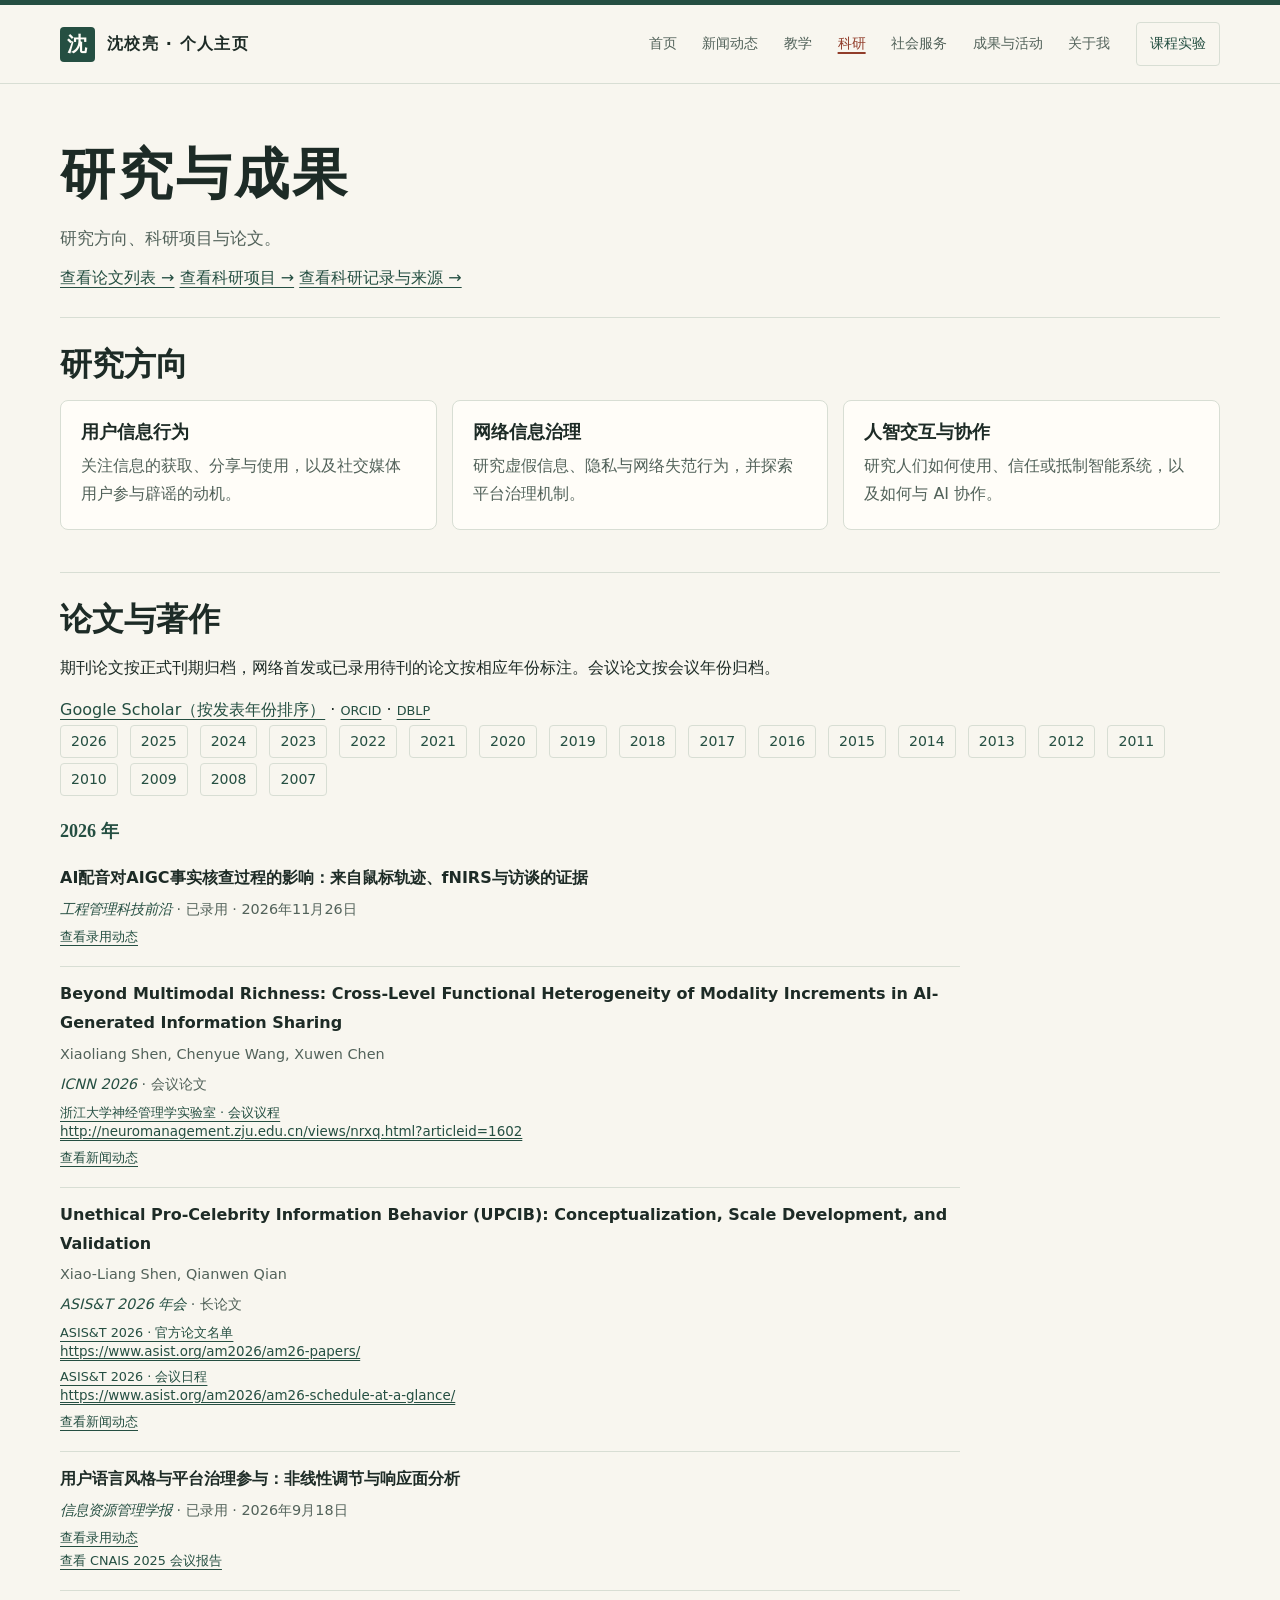
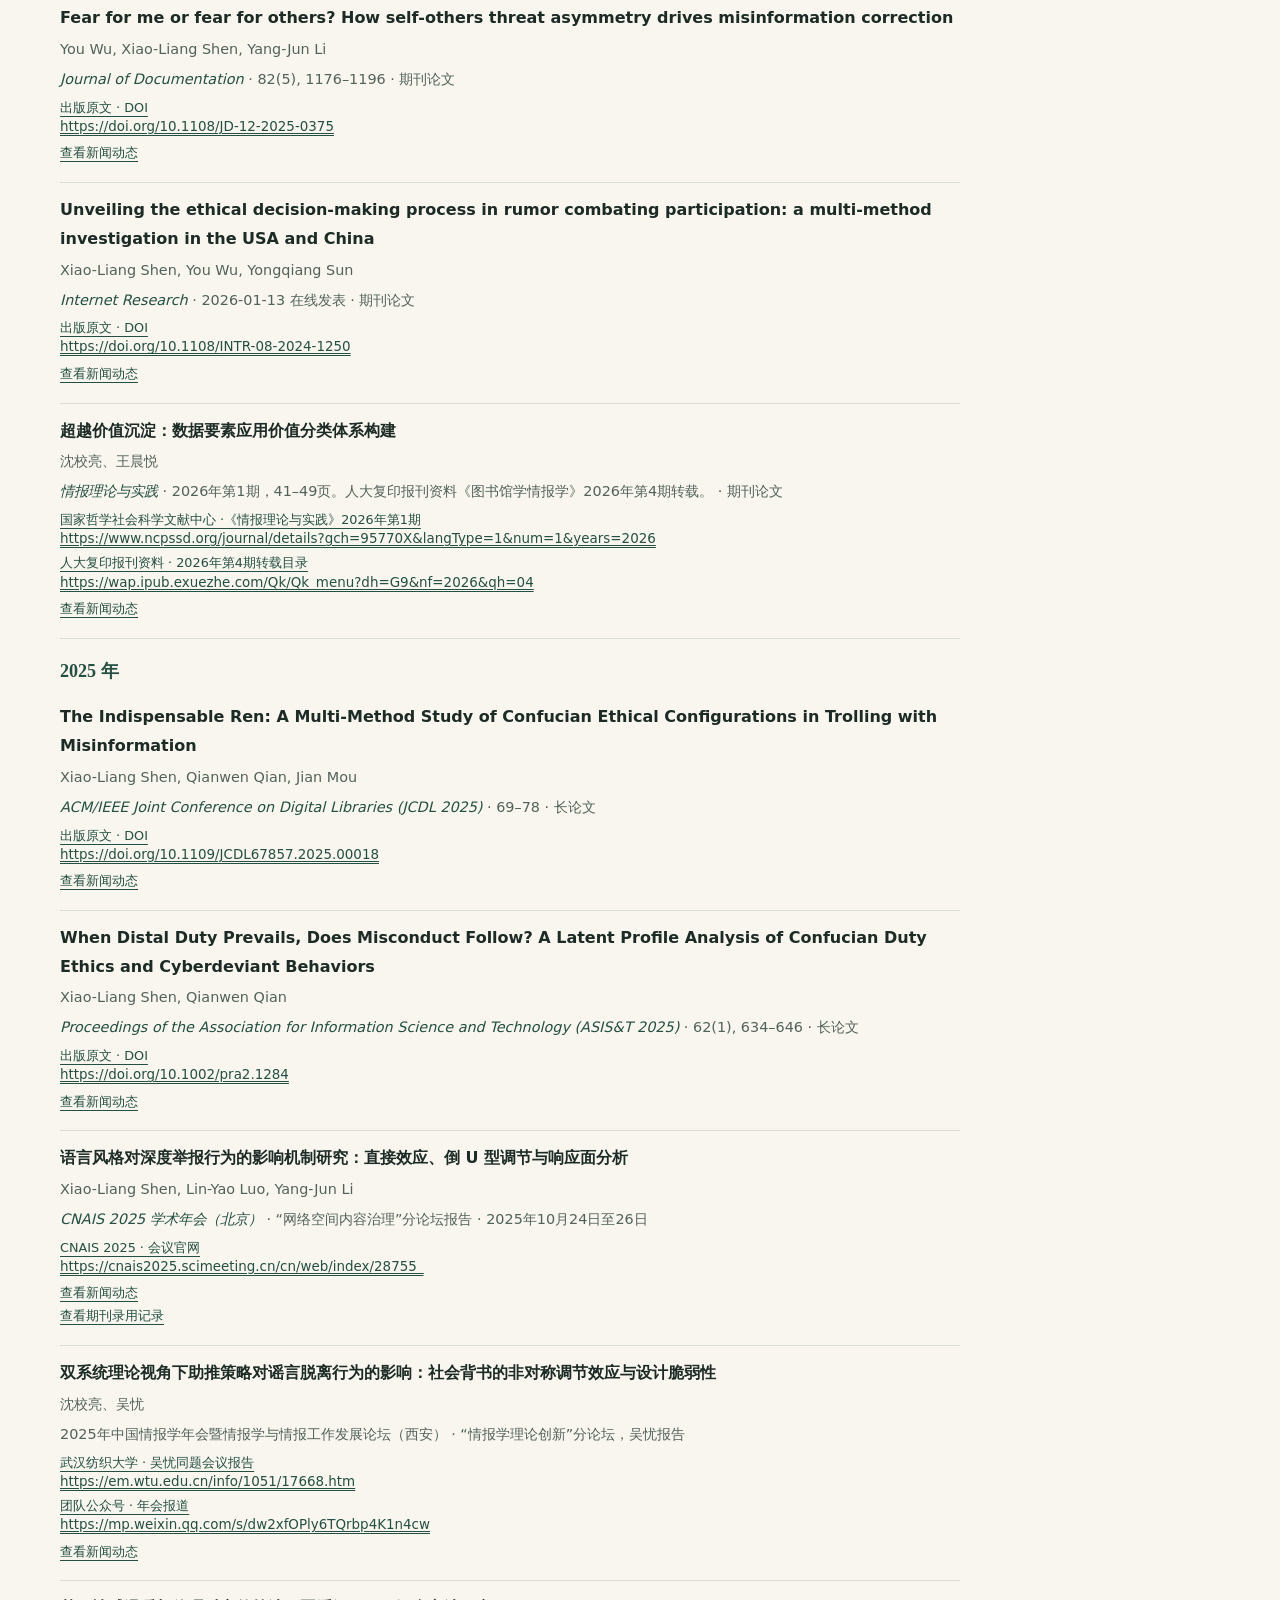
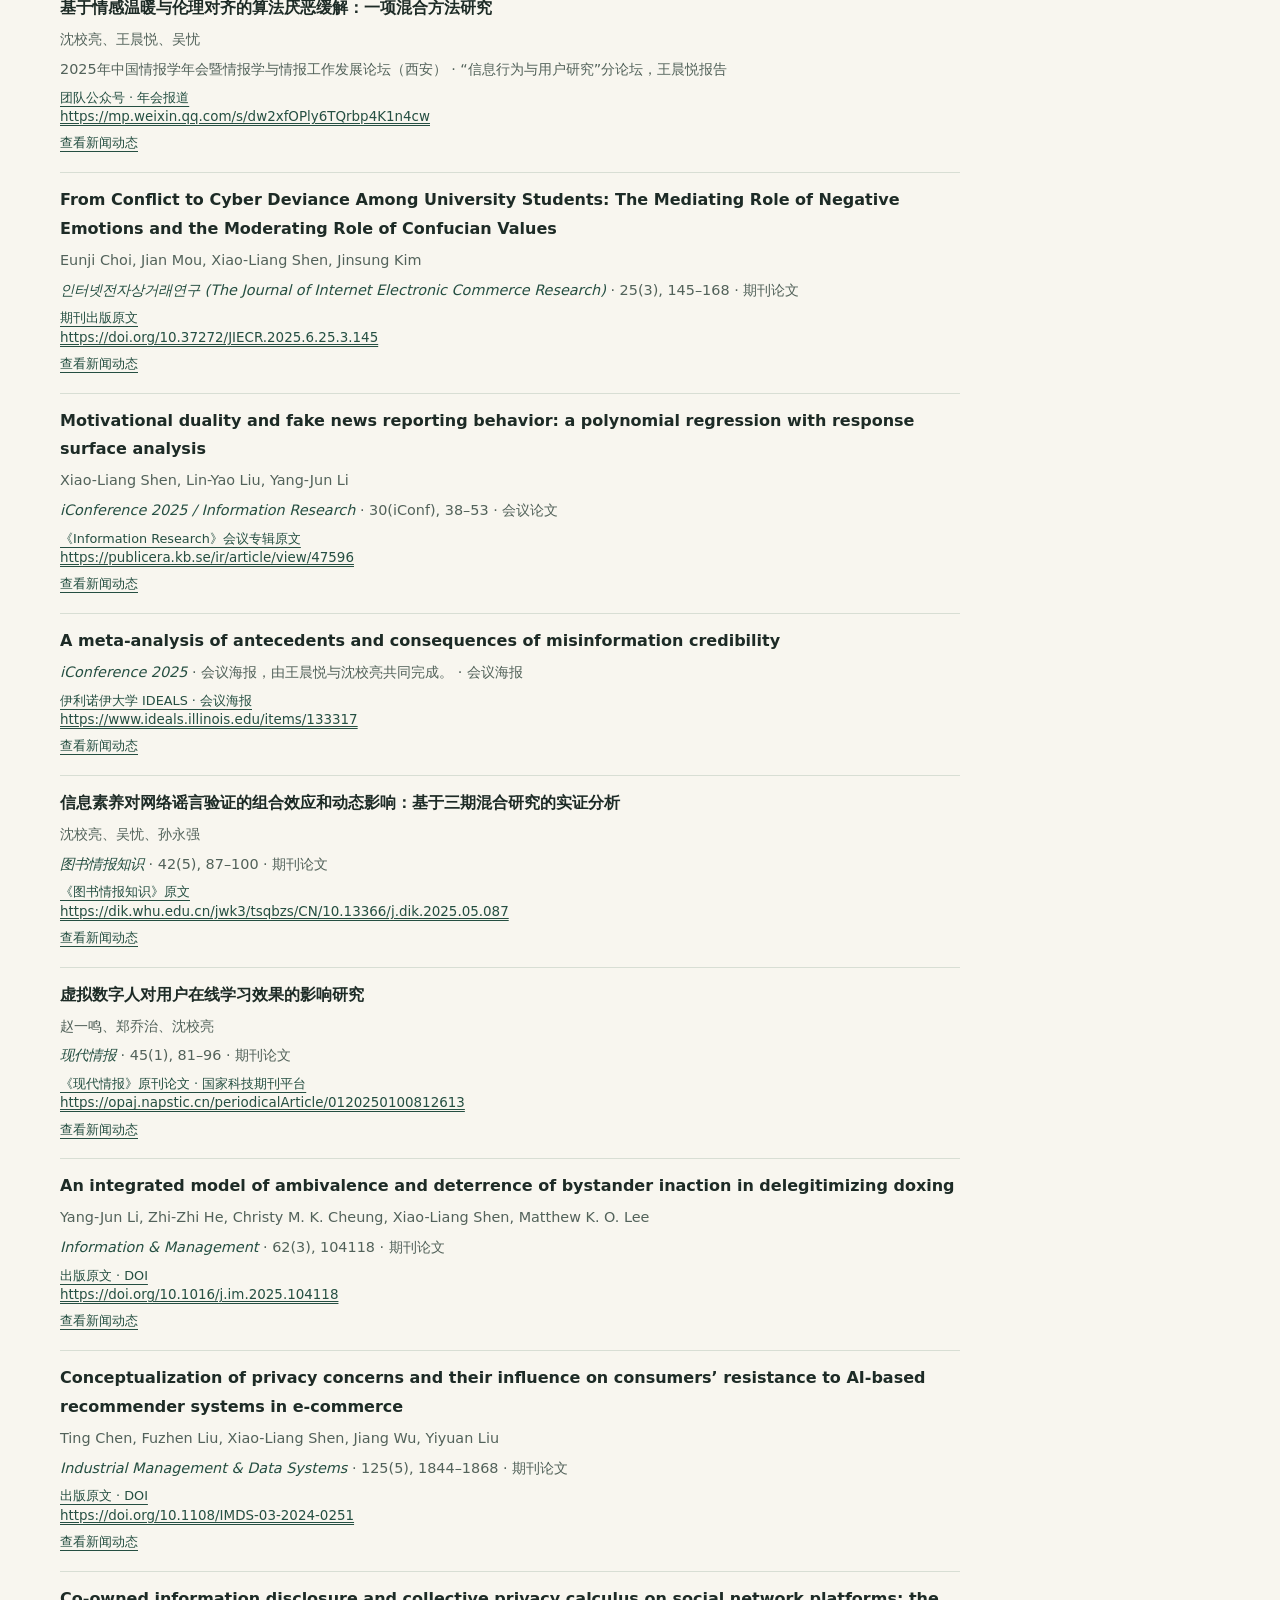
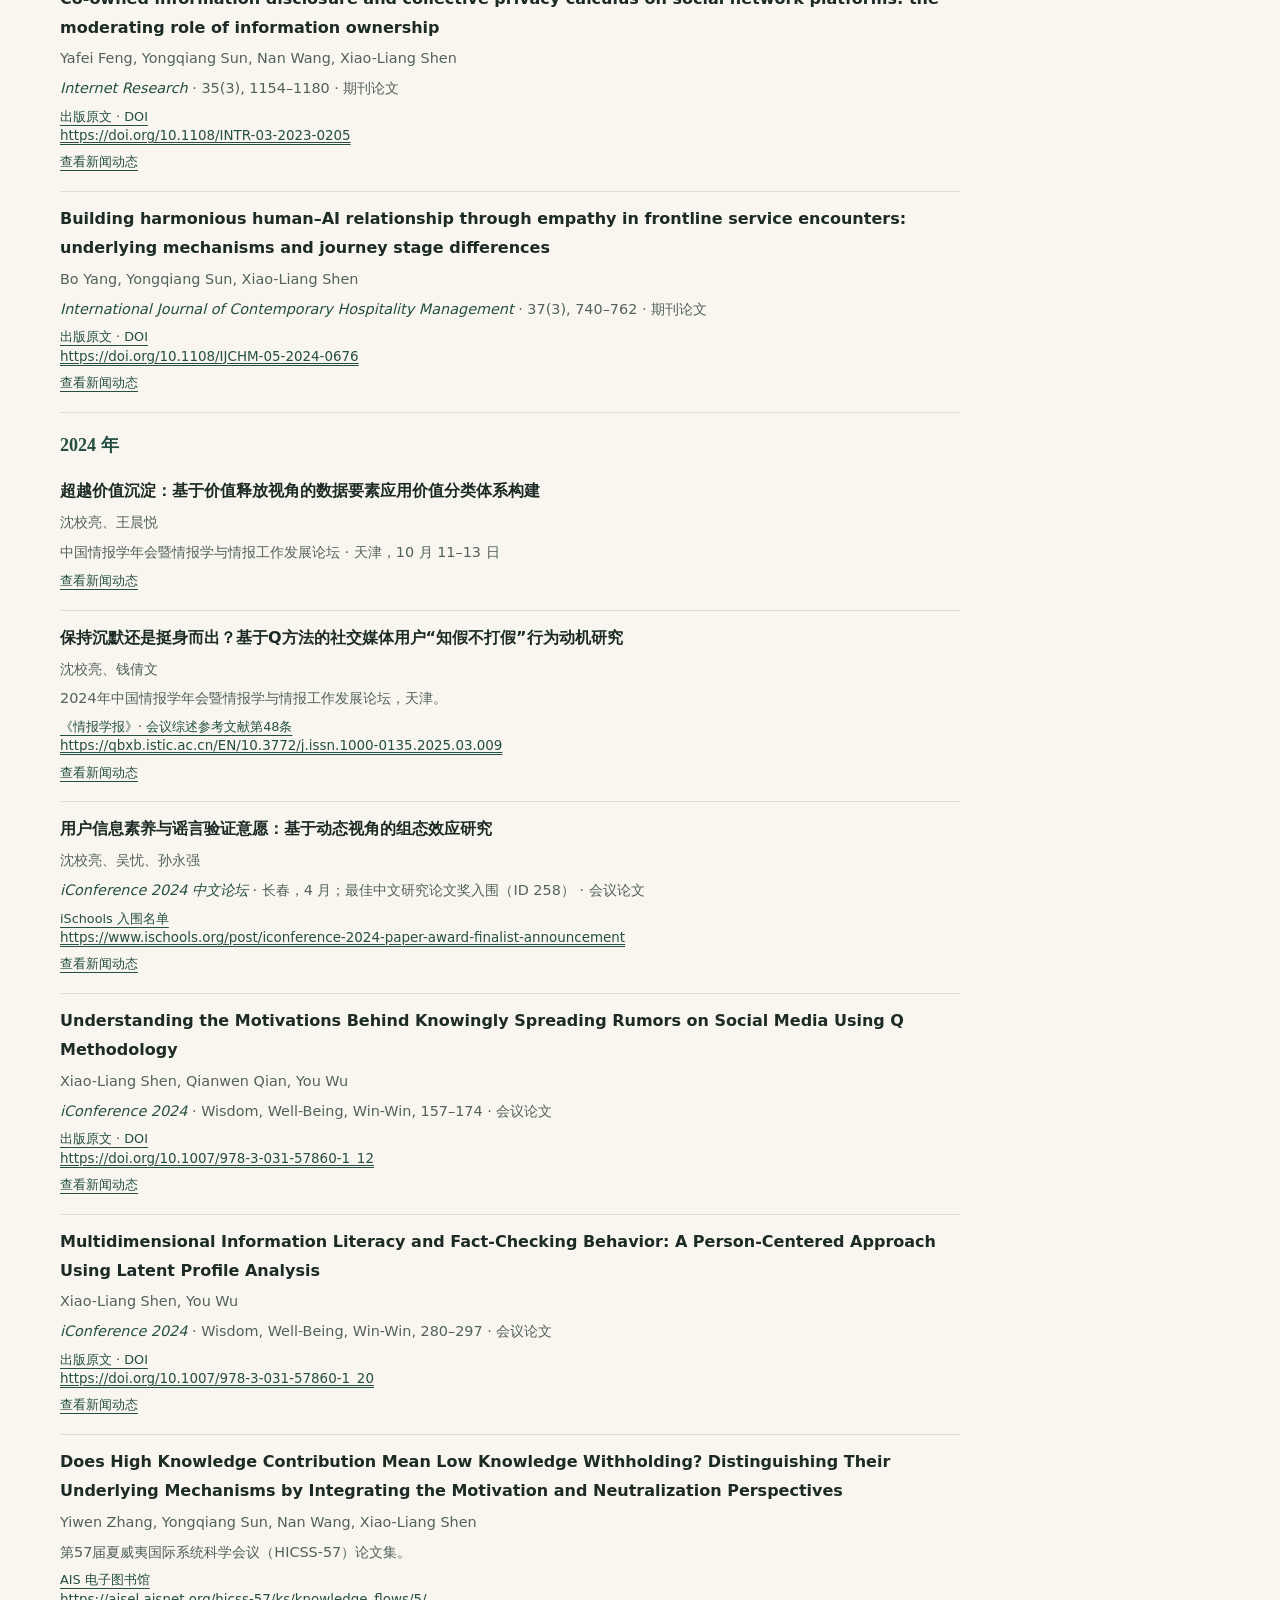
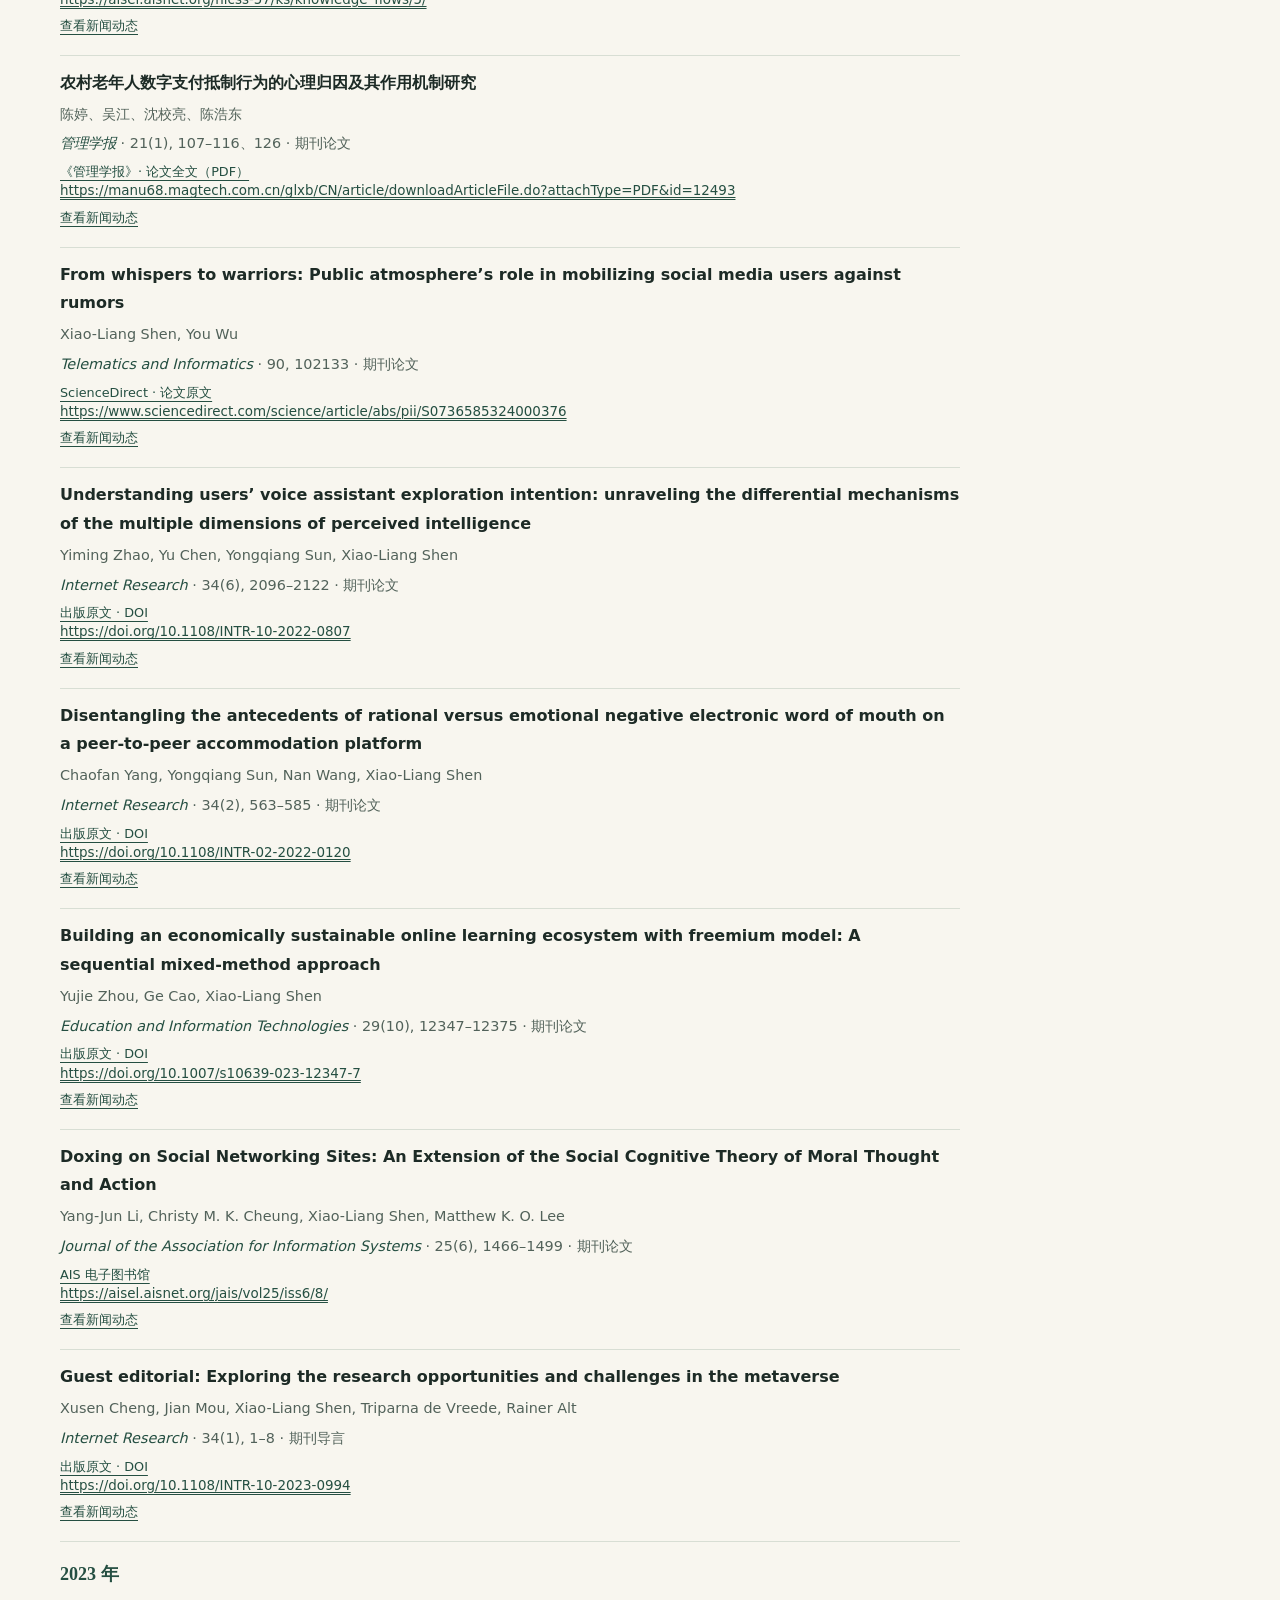
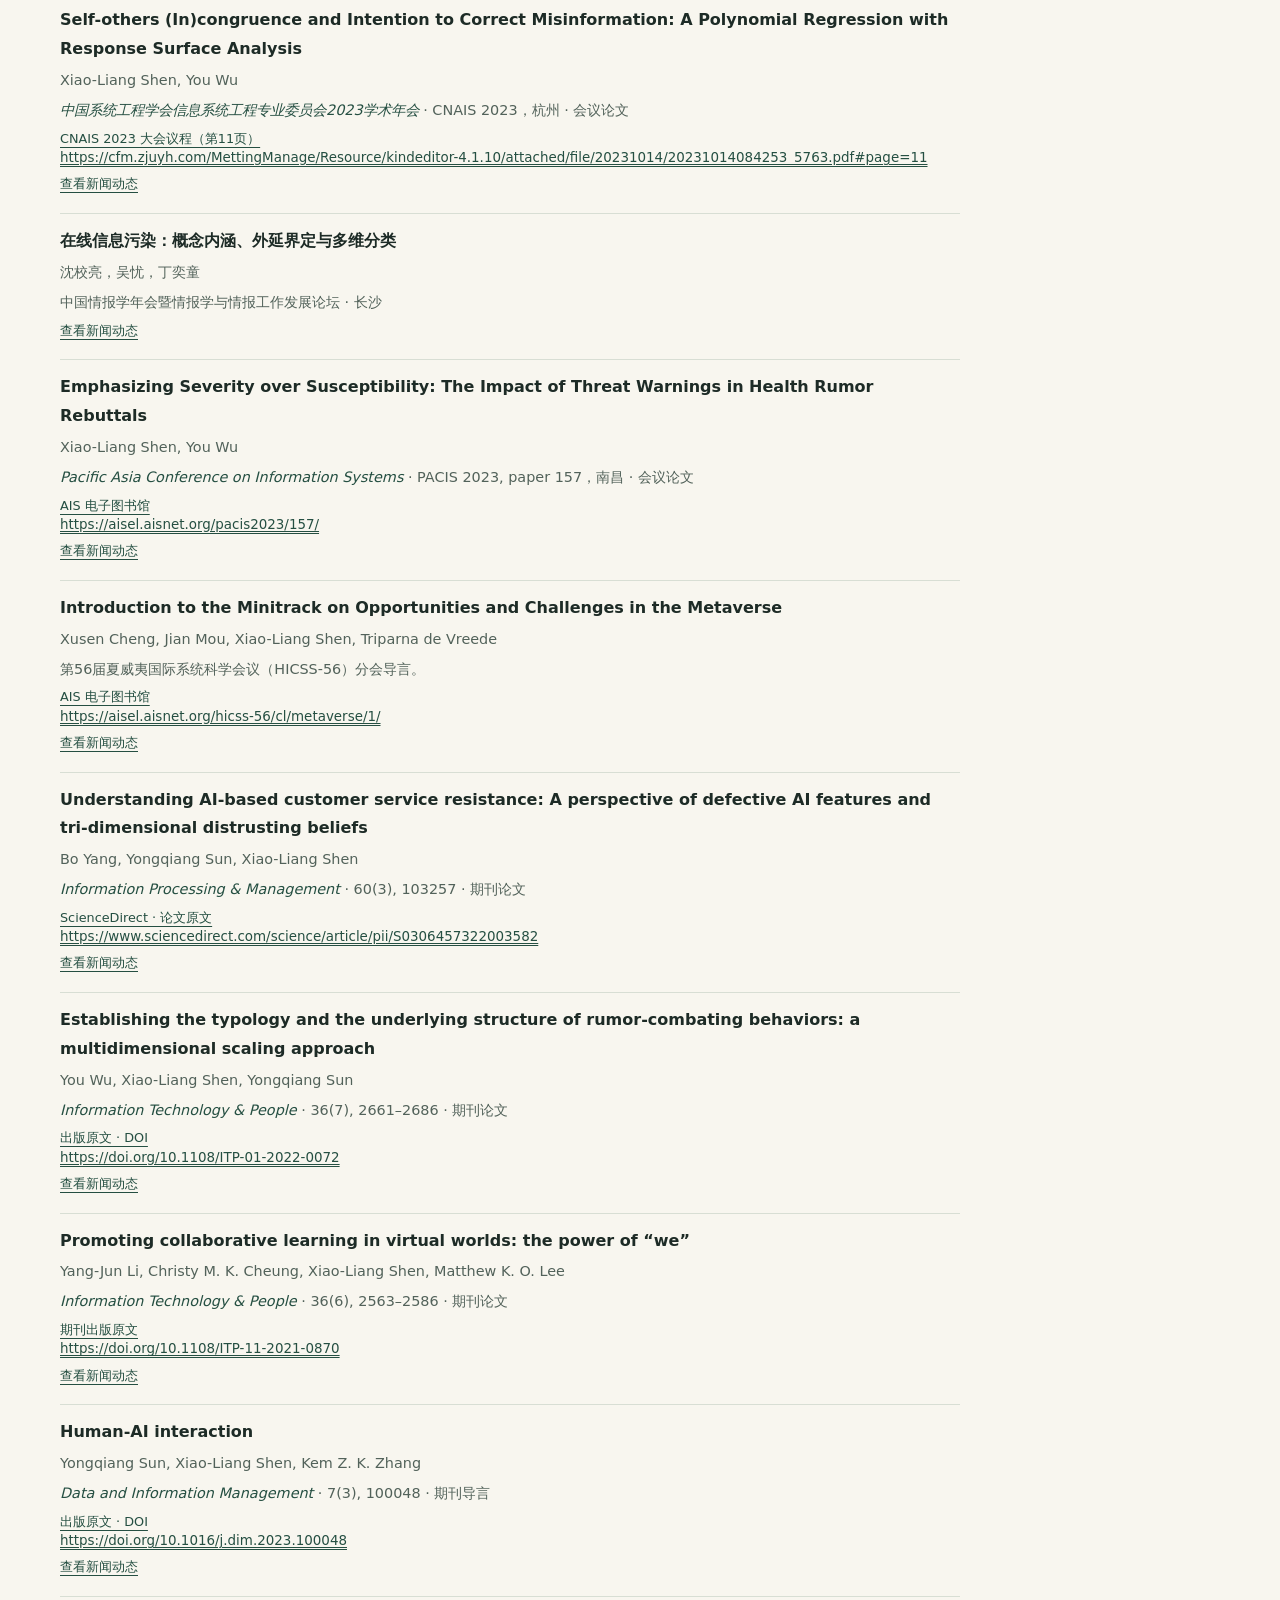
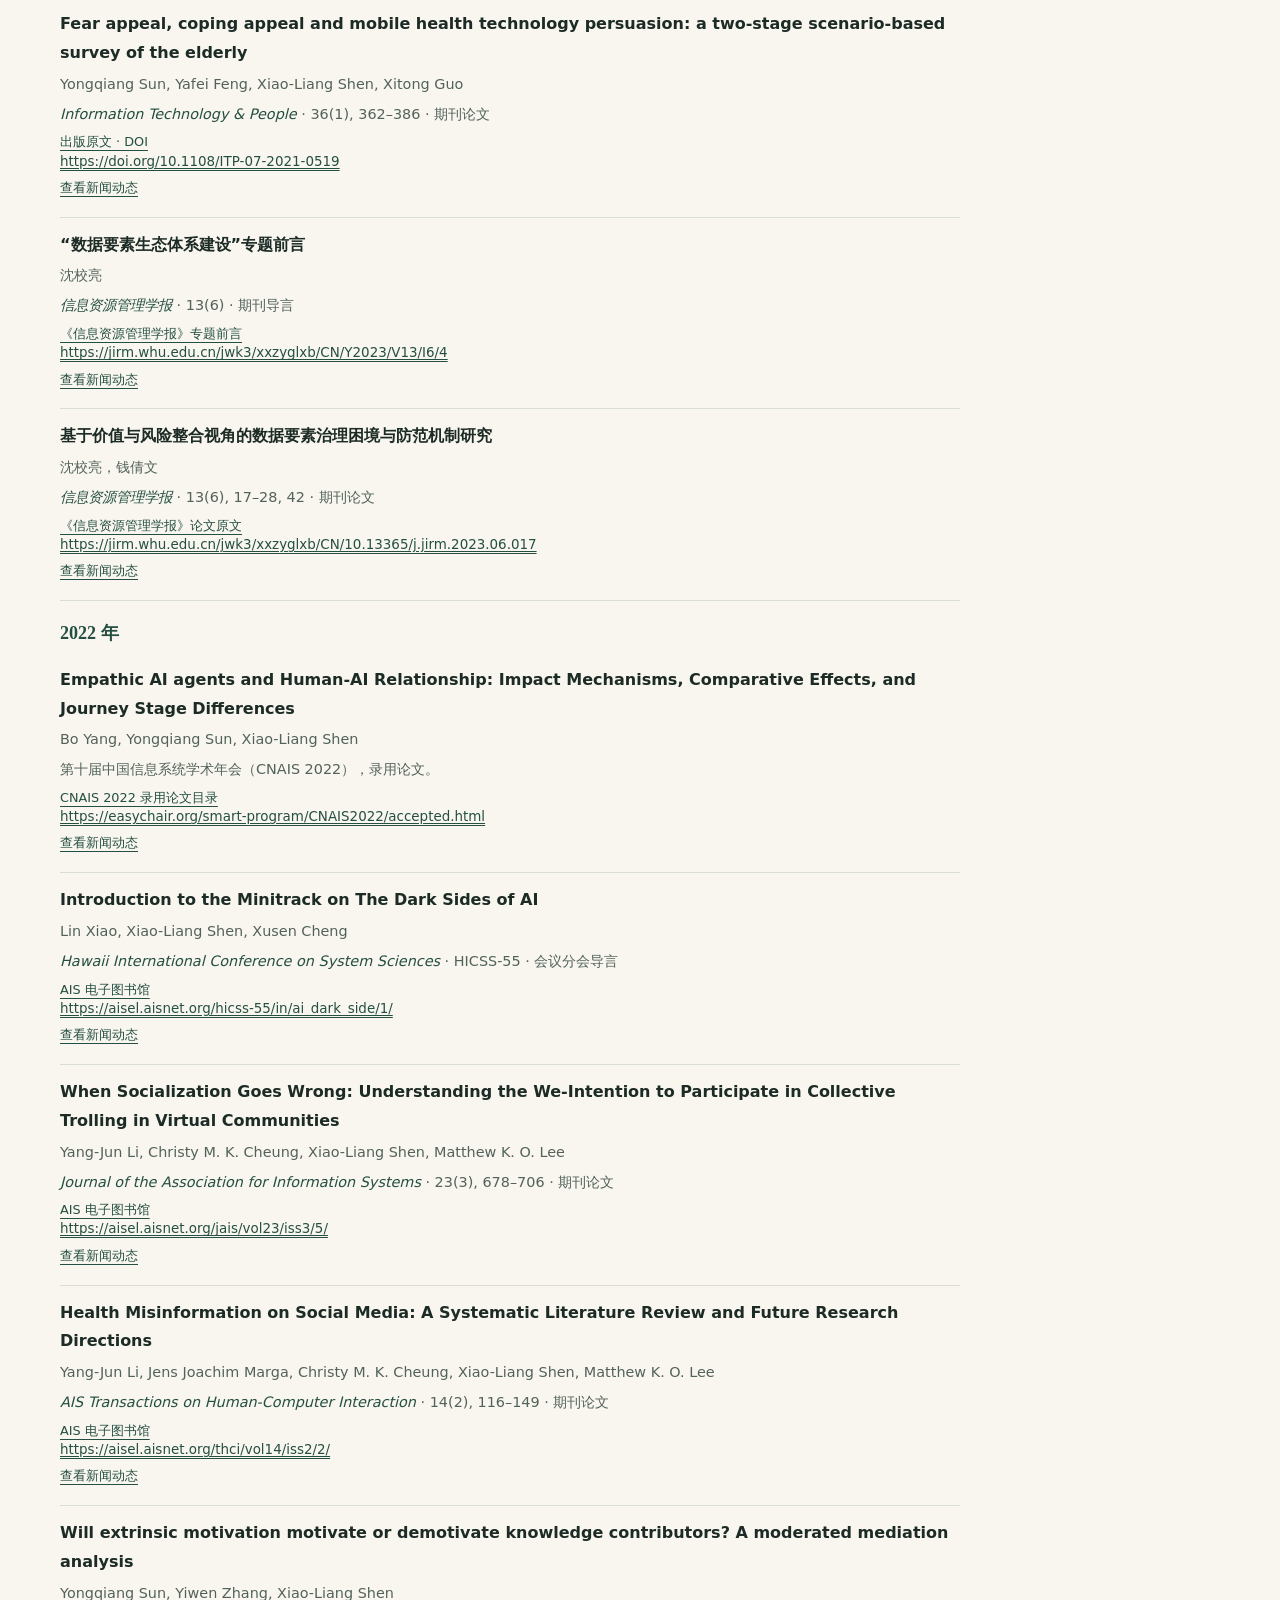
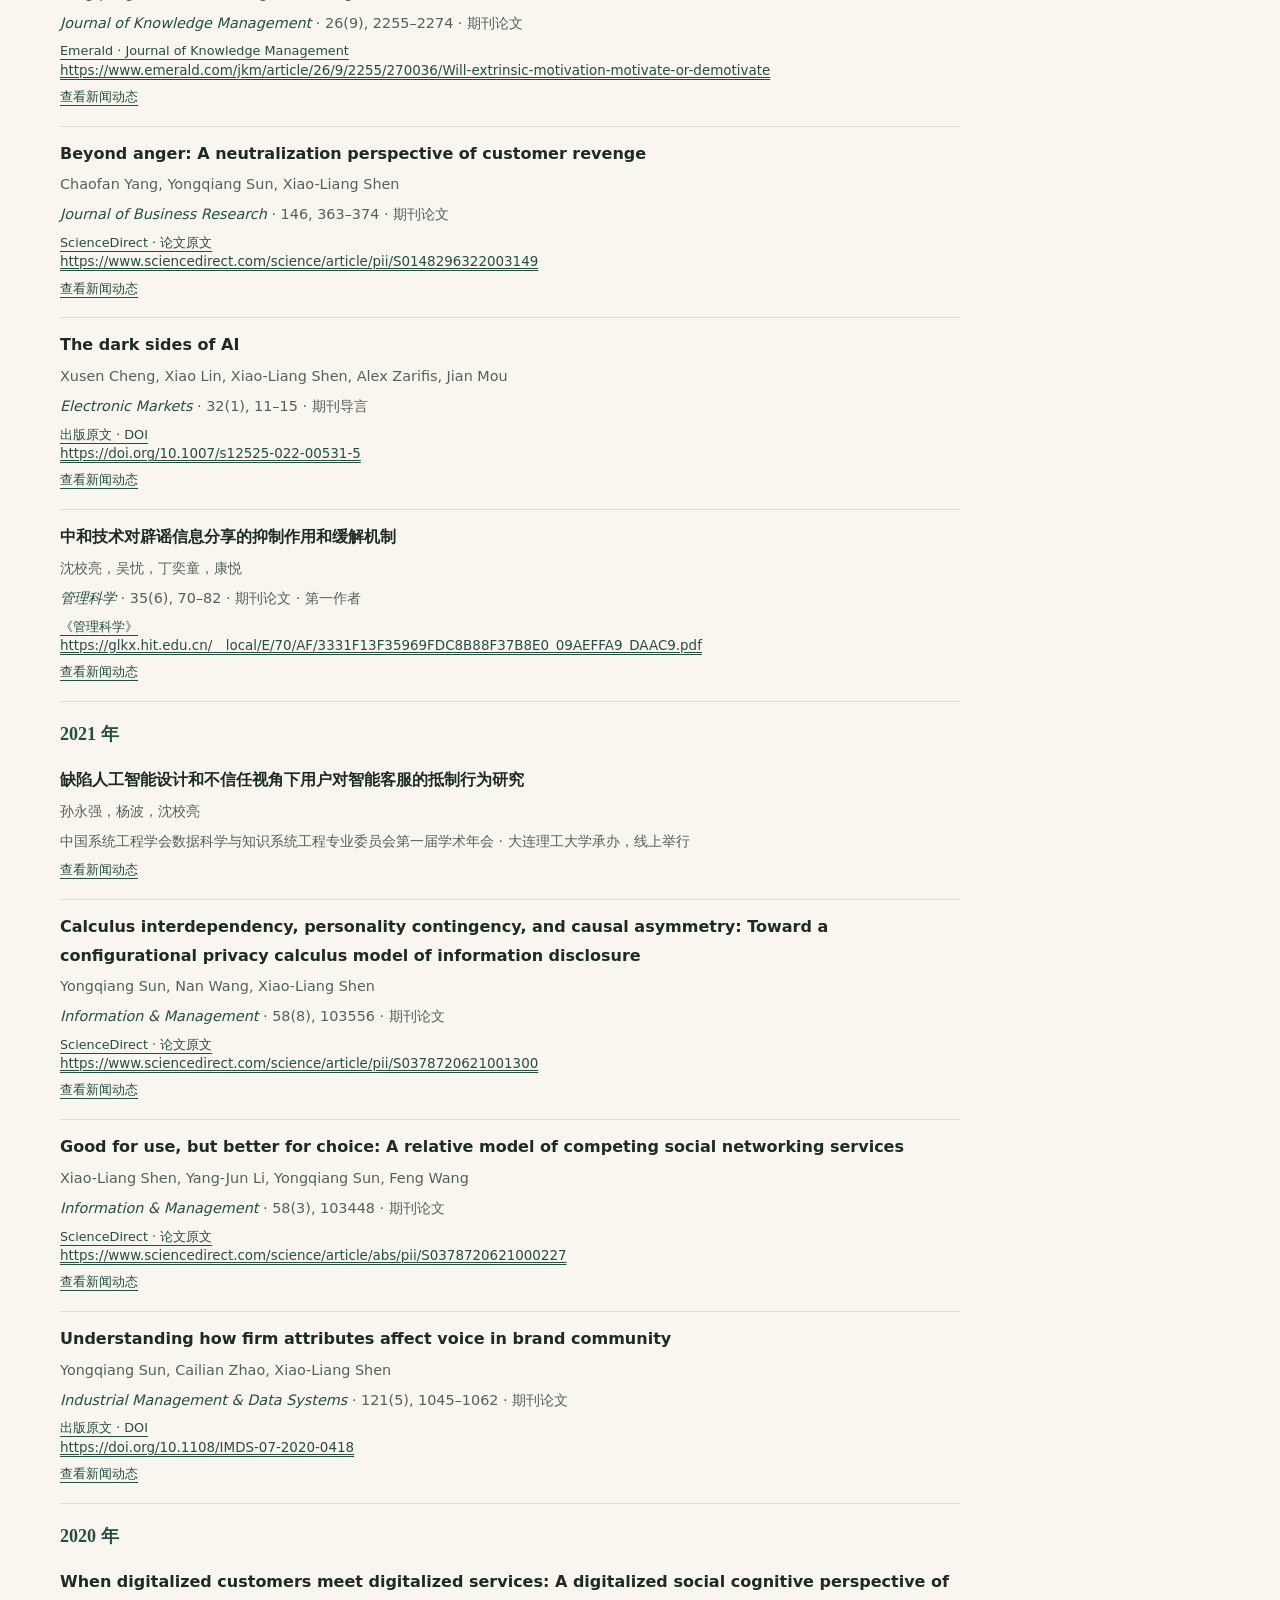
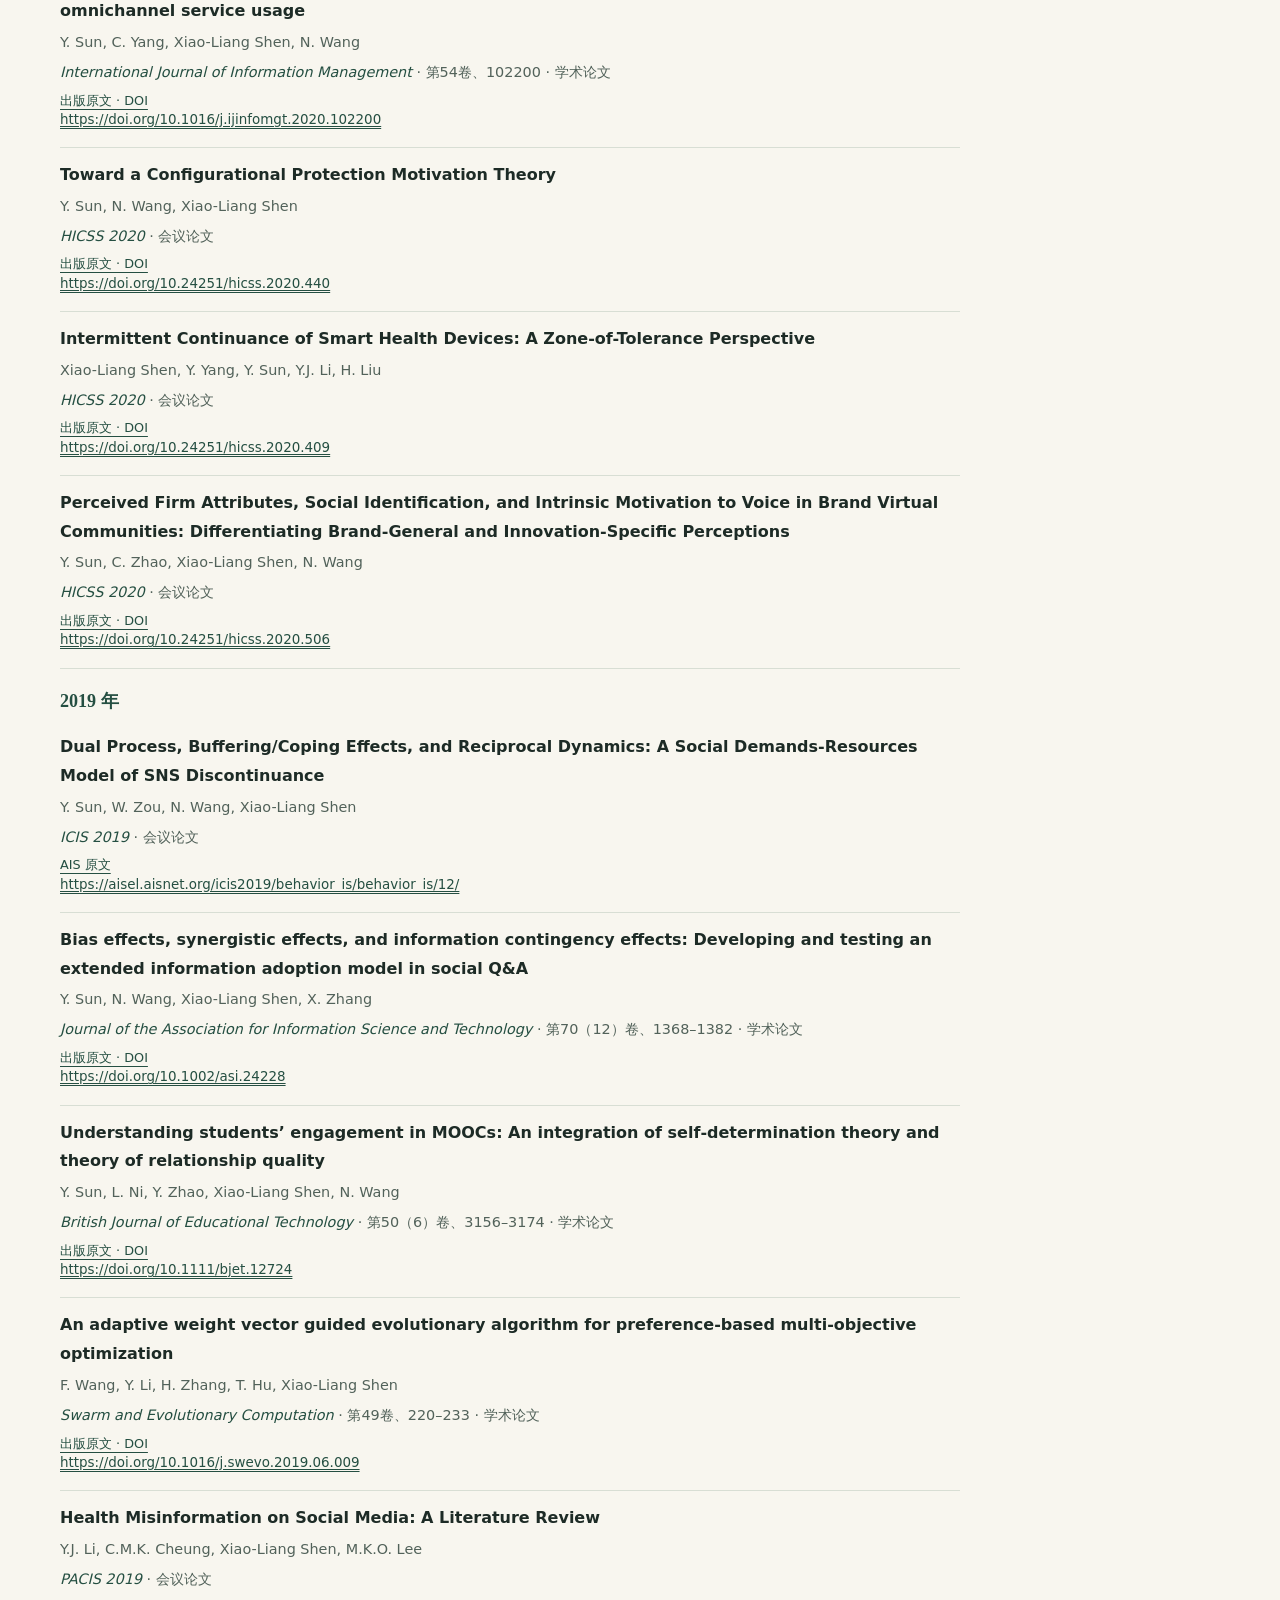
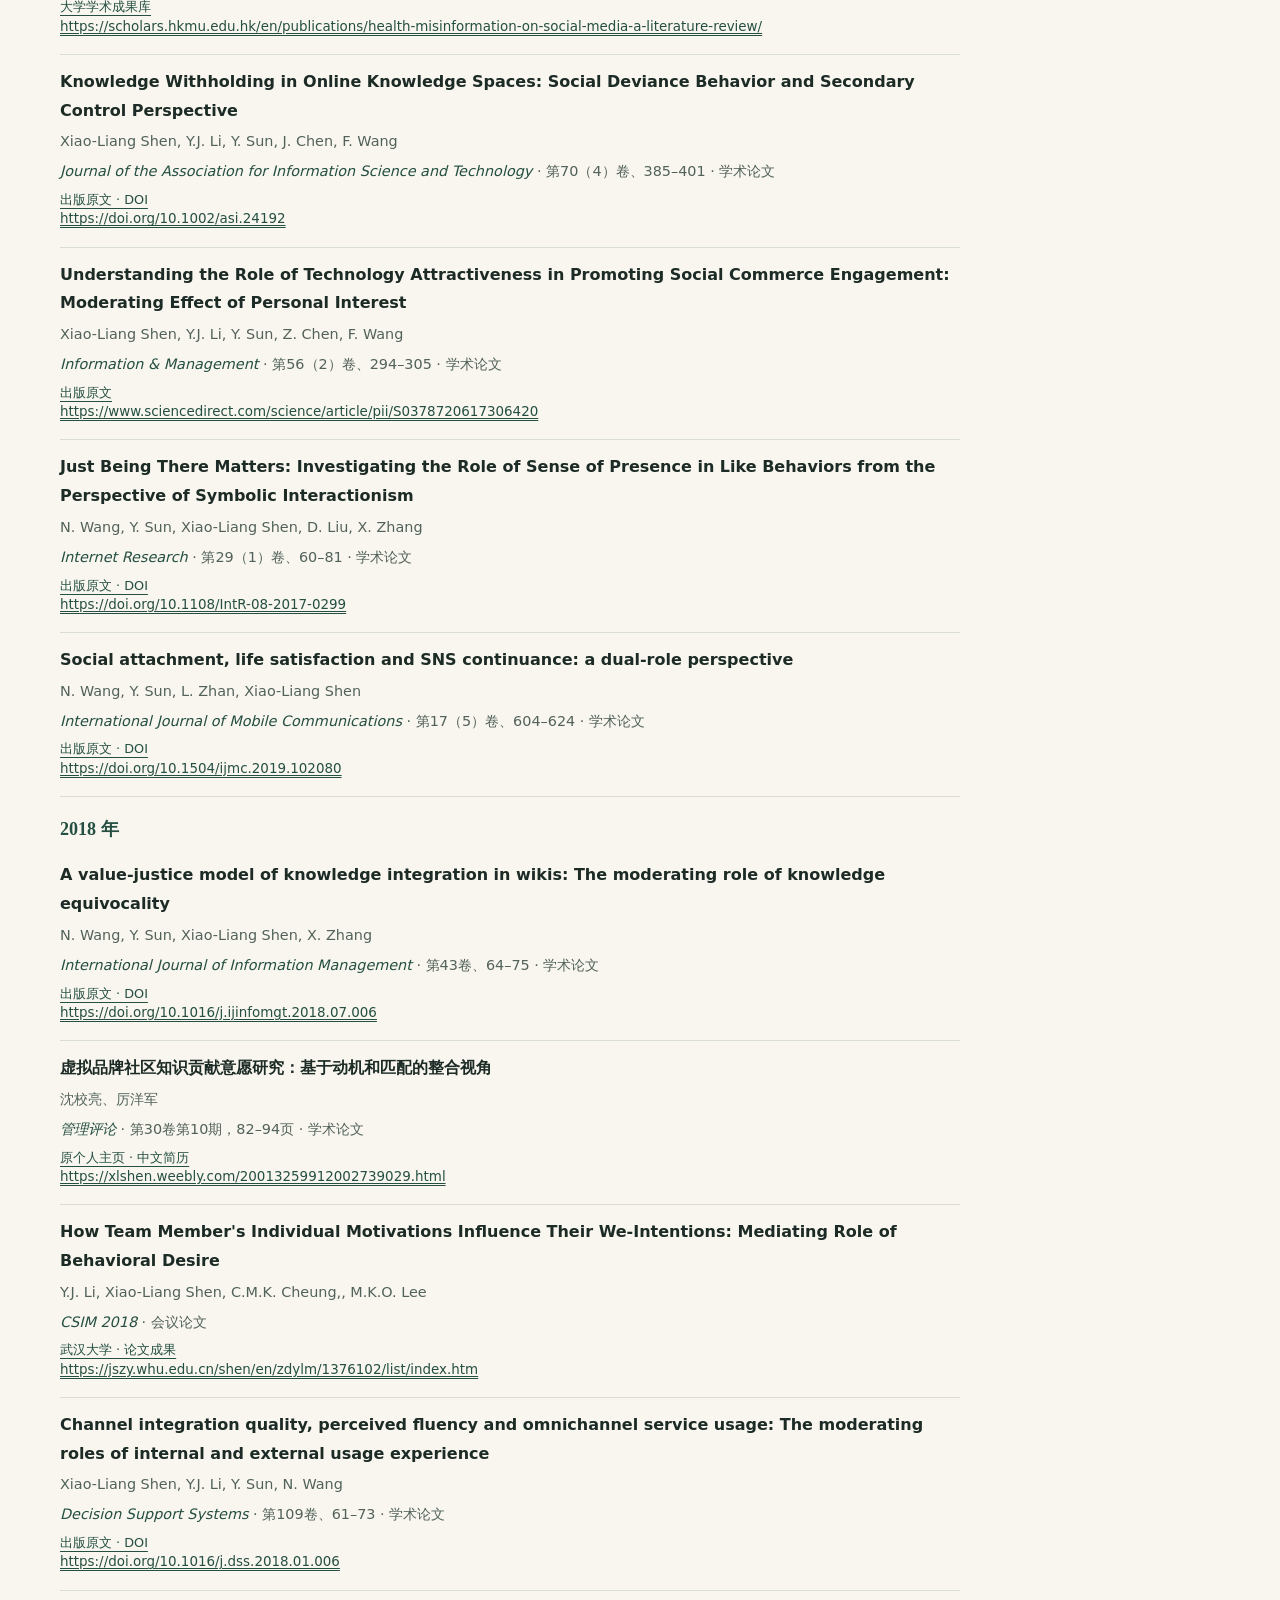
<file: site/research.html>
<!doctype html>
<html lang="zh-CN"><head><meta charset="utf-8"><meta name="viewport" content="width=device-width,initial-scale=1">
<meta name="description" content="武汉大学信息管理学院沈校亮的个人主页，包含研究成果、新闻动态、教学资源与课程实验。">
<title>研究与成果｜沈校亮个人主页</title><link rel="stylesheet" href="assets/site.css?v=8087e40f5af2"></head>
<body><a class="skip" href="#main">跳到正文</a>
<header class="site-head"><div class="wrap head"><a class="brand" href="index.html" target="_blank" rel="noopener"><span class="seal" aria-hidden="true">沈</span><span>沈校亮 · 个人主页</span></a><nav aria-label="主导航"><a class="nav-link" href="index.html" target="_blank" rel="noopener">首页</a><a class="nav-link" href="news.html" target="_blank" rel="noopener">新闻动态</a><a class="nav-link" href="teaching.html" target="_blank" rel="noopener">教学</a><a class="nav-link" href="research.html" aria-current="page" target="_blank" rel="noopener">科研</a><a class="nav-link" href="service.html" target="_blank" rel="noopener">社会服务</a><a class="nav-link" href="facts.html" target="_blank" rel="noopener">成果与活动</a><a class="nav-link" href="about.html" target="_blank" rel="noopener">关于我</a><a class="nav-link lab-link" href="information-reception-lab.html" target="_blank" rel="noopener">课程实验</a></nav></div></header>
<main id="main"><div class="wrap inner"><h1>研究与成果</h1><p class="lead">研究方向、科研项目与论文。</p><a class="category-entry" href="#papers" target="_blank" rel="noopener">查看论文列表 →</a> <a class="category-entry" href="#academic-records" target="_blank" rel="noopener">查看科研项目 →</a> <a class="category-entry" href="facts.html?category=research" target="_blank" rel="noopener">查看科研记录与来源 →</a><section class="block"><h2>研究方向</h2><div class="grid"><article class="tile"><h3>用户信息行为</h3><p>关注信息的获取、分享与使用，以及社交媒体用户参与辟谣的动机。</p></article><article class="tile"><h3>网络信息治理</h3><p>研究虚假信息、隐私与网络失范行为，并探索平台治理机制。</p></article><article class="tile"><h3>人智交互与协作</h3><p>研究人们如何使用、信任或抵制智能系统，以及如何与 AI 协作。</p></article></div></section><section class="block" id="papers"><h2>论文与著作</h2><span id="conference-activities"></span><p>期刊论文按正式刊期归档，网络首发或已录用待刊的论文按相应年份标注。会议论文按会议年份归档。</p><p><a href="https://scholar.google.com/citations?hl=en&amp;user=AXHR1g8AAAAJ&amp;view_op=list_works&amp;sortby=pubdate" target="_blank" rel="noopener noreferrer">Google Scholar（按发表年份排序）</a> · <a class="source" href="https://orcid.org/0000-0001-9426-9235" target="_blank" rel="noopener">ORCID</a> · <a class="source" href="https://dblp.org/pid/75/865.html" target="_blank" rel="noopener">DBLP</a></p><nav class="year-links" aria-label="按年份跳转"><a href="#pub-2026" target="_blank" rel="noopener">2026</a><a href="#pub-2025" target="_blank" rel="noopener">2025</a><a href="#pub-2024" target="_blank" rel="noopener">2024</a><a href="#pub-2023" target="_blank" rel="noopener">2023</a><a href="#pub-2022" target="_blank" rel="noopener">2022</a><a href="#pub-2021" target="_blank" rel="noopener">2021</a><a href="#pub-2020" target="_blank" rel="noopener">2020</a><a href="#pub-2019" target="_blank" rel="noopener">2019</a><a href="#pub-2018" target="_blank" rel="noopener">2018</a><a href="#pub-2017" target="_blank" rel="noopener">2017</a><a href="#pub-2016" target="_blank" rel="noopener">2016</a><a href="#pub-2015" target="_blank" rel="noopener">2015</a><a href="#pub-2014" target="_blank" rel="noopener">2014</a><a href="#pub-2013" target="_blank" rel="noopener">2013</a><a href="#pub-2012" target="_blank" rel="noopener">2012</a><a href="#pub-2011" target="_blank" rel="noopener">2011</a><a href="#pub-2010" target="_blank" rel="noopener">2010</a><a href="#pub-2009" target="_blank" rel="noopener">2009</a><a href="#pub-2008" target="_blank" rel="noopener">2008</a><a href="#pub-2007" target="_blank" rel="noopener">2007</a></nav>
<h3 class="record-year" id="pub-2026">2026 年</h3>
<ul class="publication-list">
<li id="paper-aigc-fact-checking-ai-voice-accepted-2026"><a class="paper-title" href="facts.html#record-aigc-fact-checking-ai-voice-accepted-2026" target="_blank" rel="noopener">AI配音对AIGC事实核查过程的影响：来自鼠标轨迹、fNIRS与访谈的证据</a><p class="paper-meta"><em>工程管理科技前沿</em><span> · 已录用</span><span> · 2026年11月26日</span></p><p class="source-address"><a class="source" href="news.html#aigc-fact-checking-ai-voice-accepted-2026" target="_blank" rel="noopener">查看录用动态</a></p></li>
<li id="paper-icnn-neurois-multimodal-richness-2026"><a class="paper-title" href="facts.html#record-icnn-neurois-multimodal-richness-2026" target="_blank" rel="noopener">Beyond Multimodal Richness: Cross-Level Functional Heterogeneity of Modality Increments in AI-Generated Information Sharing</a><p class="paper-authors">Xiaoliang Shen, Chenyue Wang, Xuwen Chen</p><p class="paper-meta"><em>ICNN 2026</em><span> · 会议论文</span></p><p class="source-address"><a class="source external-source" href="http://neuromanagement.zju.edu.cn/views/nrxq.html?articleid=1602" target="_blank" rel="noopener noreferrer"><span class="source-name">浙江大学神经管理学实验室 · 会议议程</span><bdi class="source-url" dir="ltr">http://neuromanagement.zju.edu.cn/views/nrxq.html?articleid=1602</bdi></a> <a class="source" href="news.html#icnn-neurois-multimodal-richness-2026" target="_blank" rel="noopener">查看新闻动态</a></p></li>
<li id="paper-pub-asist-upcib-2026"><a class="paper-title" href="https://www.asist.org/am2026/am26-papers/" target="_blank" rel="noopener noreferrer">Unethical Pro-Celebrity Information Behavior (UPCIB): Conceptualization, Scale Development, and Validation</a><p class="paper-authors">Xiao-Liang Shen, Qianwen Qian</p><p class="paper-meta"><em>ASIS&amp;T 2026 年会</em><span> · 长论文</span></p><p class="source-address"><a class="source external-source" href="https://www.asist.org/am2026/am26-papers/" target="_blank" rel="noopener noreferrer"><span class="source-name">ASIS&amp;T 2026 · 官方论文名单</span><bdi class="source-url" dir="ltr">https://www.asist.org/am2026/am26-papers/</bdi></a> <a class="source external-source" href="https://www.asist.org/am2026/am26-schedule-at-a-glance/" target="_blank" rel="noopener noreferrer"><span class="source-name">ASIS&amp;T 2026 · 会议日程</span><bdi class="source-url" dir="ltr">https://www.asist.org/am2026/am26-schedule-at-a-glance/</bdi></a> <a class="source" href="news.html#pub-asist-upcib-2026" target="_blank" rel="noopener">查看新闻动态</a></p></li>
<li id="paper-language-style-reporting-jirm-accepted-2026"><a class="paper-title" href="facts.html#record-language-style-reporting-jirm-accepted-2026" target="_blank" rel="noopener">用户语言风格与平台治理参与：非线性调节与响应面分析</a><p class="paper-meta"><em>信息资源管理学报</em><span> · 已录用</span><span> · 2026年9月18日</span></p><p class="source-address"><a class="source" href="news.html#language-style-reporting-jirm-accepted-2026" target="_blank" rel="noopener">查看录用动态</a> <a class="source" href="#paper-pub-cnais-language-reporting-2025" target="_blank" rel="noopener">查看 CNAIS 2025 会议报告</a></p></li>
<li id="paper-pub-f14db7777bbb49"><a class="paper-title" href="https://doi.org/10.1108/JD-12-2025-0375" target="_blank" rel="noopener noreferrer">Fear for me or fear for others? How self-others threat asymmetry drives misinformation correction</a><p class="paper-authors">You Wu, Xiao-Liang Shen, Yang-Jun Li</p><p class="paper-meta"><em>Journal of Documentation</em><span> · 82(5), 1176–1196</span><span> · 期刊论文</span></p><p class="source-address"><a class="source external-source" href="https://doi.org/10.1108/JD-12-2025-0375" target="_blank" rel="noopener noreferrer"><span class="source-name">出版原文 · DOI</span><bdi class="source-url" dir="ltr">https://doi.org/10.1108/JD-12-2025-0375</bdi></a> <a class="source" href="news.html#pub-f14db7777bbb49" target="_blank" rel="noopener">查看新闻动态</a></p></li>
<li id="paper-pub-6ebb8c9c2ad98f"><a class="paper-title" href="https://doi.org/10.1108/INTR-08-2024-1250" target="_blank" rel="noopener noreferrer">Unveiling the ethical decision-making process in rumor combating participation: a multi-method investigation in the USA and China</a><p class="paper-authors">Xiao-Liang Shen, You Wu, Yongqiang Sun</p><p class="paper-meta"><em>Internet Research</em><span> · 2026-01-13 在线发表</span><span> · 期刊论文</span></p><p class="source-address"><a class="source external-source" href="https://doi.org/10.1108/INTR-08-2024-1250" target="_blank" rel="noopener noreferrer"><span class="source-name">出版原文 · DOI</span><bdi class="source-url" dir="ltr">https://doi.org/10.1108/INTR-08-2024-1250</bdi></a> <a class="source" href="news.html#pub-6ebb8c9c2ad98f" target="_blank" rel="noopener">查看新闻动态</a></p></li>
<li id="paper-pub-3ce0d3364d4f30"><a class="paper-title" href="https://www.ncpssd.org/journal/details?gch=95770X&amp;langType=1&amp;num=1&amp;years=2026" target="_blank" rel="noopener noreferrer">超越价值沉淀：数据要素应用价值分类体系构建</a><p class="paper-authors">沈校亮、王晨悦</p><p class="paper-meta"><em>情报理论与实践</em><span> · 2026年第1期，41–49页。人大复印报刊资料《图书馆学情报学》2026年第4期转载。</span><span> · 期刊论文</span></p><p class="source-address"><a class="source external-source" href="https://www.ncpssd.org/journal/details?gch=95770X&amp;langType=1&amp;num=1&amp;years=2026" target="_blank" rel="noopener noreferrer"><span class="source-name">国家哲学社会科学文献中心 ·《情报理论与实践》2026年第1期</span><bdi class="source-url" dir="ltr">https://www.ncpssd.org/journal/details?gch=95770X&amp;langType=1&amp;num=1&amp;years=2026</bdi></a> <a class="source external-source" href="https://wap.ipub.exuezhe.com/Qk/Qk_menu?dh=G9&amp;nf=2026&amp;qh=04" target="_blank" rel="noopener noreferrer"><span class="source-name">人大复印报刊资料 · 2026年第4期转载目录</span><bdi class="source-url" dir="ltr">https://wap.ipub.exuezhe.com/Qk/Qk_menu?dh=G9&amp;nf=2026&amp;qh=04</bdi></a> <a class="source" href="news.html#pub-3ce0d3364d4f30" target="_blank" rel="noopener">查看新闻动态</a></p></li>
</ul>

<h3 class="record-year" id="pub-2025">2025 年</h3>
<ul class="publication-list">
<li id="paper-pub-165039fc595bee"><a class="paper-title" href="https://doi.org/10.1109/JCDL67857.2025.00018" target="_blank" rel="noopener noreferrer">The Indispensable Ren: A Multi-Method Study of Confucian Ethical Configurations in Trolling with Misinformation</a><p class="paper-authors">Xiao-Liang Shen, Qianwen Qian, Jian Mou</p><p class="paper-meta"><em>ACM/IEEE Joint Conference on Digital Libraries (JCDL 2025)</em><span> · 69–78</span><span> · 长论文</span></p><p class="source-address"><a class="source external-source" href="https://doi.org/10.1109/JCDL67857.2025.00018" target="_blank" rel="noopener noreferrer"><span class="source-name">出版原文 · DOI</span><bdi class="source-url" dir="ltr">https://doi.org/10.1109/JCDL67857.2025.00018</bdi></a> <a class="source" href="news.html#pub-165039fc595bee" target="_blank" rel="noopener">查看新闻动态</a></p></li>
<li id="paper-pub-65b09010ec49cb"><a class="paper-title" href="https://doi.org/10.1002/pra2.1284" target="_blank" rel="noopener noreferrer">When Distal Duty Prevails, Does Misconduct Follow? A Latent Profile Analysis of Confucian Duty Ethics and Cyberdeviant Behaviors</a><p class="paper-authors">Xiao-Liang Shen, Qianwen Qian</p><p class="paper-meta"><em>Proceedings of the Association for Information Science and Technology (ASIS&amp;T 2025)</em><span> · 62(1), 634–646</span><span> · 长论文</span></p><p class="source-address"><a class="source external-source" href="https://doi.org/10.1002/pra2.1284" target="_blank" rel="noopener noreferrer"><span class="source-name">出版原文 · DOI</span><bdi class="source-url" dir="ltr">https://doi.org/10.1002/pra2.1284</bdi></a> <a class="source" href="news.html#pub-65b09010ec49cb" target="_blank" rel="noopener">查看新闻动态</a></p></li>
<li id="paper-pub-cnais-language-reporting-2025"><a class="paper-title" href="facts.html#record-pub-cnais-language-reporting-2025" target="_blank" rel="noopener">语言风格对深度举报行为的影响机制研究：直接效应、倒 U 型调节与响应面分析</a><p class="paper-authors">Xiao-Liang Shen, Lin-Yao Luo, Yang-Jun Li</p><p class="paper-meta"><em>CNAIS 2025 学术年会（北京）</em><span> · “网络空间内容治理”分论坛报告</span><span> · 2025年10月24日至26日</span></p><p class="source-address"><a class="source external-source" href="https://cnais2025.scimeeting.cn/cn/web/index/28755_" target="_blank" rel="noopener noreferrer"><span class="source-name">CNAIS 2025 · 会议官网</span><bdi class="source-url" dir="ltr">https://cnais2025.scimeeting.cn/cn/web/index/28755_</bdi></a> <a class="source" href="news.html#pub-cnais-language-reporting-2025" target="_blank" rel="noopener">查看新闻动态</a> <a class="source" href="#paper-language-style-reporting-jirm-accepted-2026" target="_blank" rel="noopener">查看期刊录用记录</a></p></li>
<li id="paper-pub-cc7daf4b36acf2"><a class="paper-title" href="facts.html#record-pub-cc7daf4b36acf2" target="_blank" rel="noopener">双系统理论视角下助推策略对谣言脱离行为的影响：社会背书的非对称调节效应与设计脆弱性</a><p class="paper-authors">沈校亮、吴忧</p><p class="paper-meta">2025年中国情报学年会暨情报学与情报工作发展论坛（西安） · “情报学理论创新”分论坛，吴忧报告</p><p class="source-address"> <a class="source external-source" href="https://em.wtu.edu.cn/info/1051/17668.htm" target="_blank" rel="noopener noreferrer"><span class="source-name">武汉纺织大学 · 吴忧同题会议报告</span><bdi class="source-url" dir="ltr">https://em.wtu.edu.cn/info/1051/17668.htm</bdi></a> <a class="source external-source" href="https://mp.weixin.qq.com/s/dw2xfOPly6TQrbp4K1n4cw" target="_blank" rel="noopener noreferrer"><span class="source-name">团队公众号 · 年会报道</span><bdi class="source-url" dir="ltr">https://mp.weixin.qq.com/s/dw2xfOPly6TQrbp4K1n4cw</bdi></a> <a class="source" href="news.html#pub-cc7daf4b36acf2" target="_blank" rel="noopener">查看新闻动态</a></p></li>
<li id="paper-pub-b960ee6db408b8"><a class="paper-title" href="facts.html#record-pub-b960ee6db408b8" target="_blank" rel="noopener">基于情感温暖与伦理对齐的算法厌恶缓解：一项混合方法研究</a><p class="paper-authors">沈校亮、王晨悦、吴忧</p><p class="paper-meta">2025年中国情报学年会暨情报学与情报工作发展论坛（西安） · “信息行为与用户研究”分论坛，王晨悦报告</p><p class="source-address"><a class="source external-source" href="https://mp.weixin.qq.com/s/dw2xfOPly6TQrbp4K1n4cw" target="_blank" rel="noopener noreferrer"><span class="source-name">团队公众号 · 年会报道</span><bdi class="source-url" dir="ltr">https://mp.weixin.qq.com/s/dw2xfOPly6TQrbp4K1n4cw</bdi></a> <a class="source" href="news.html#pub-b960ee6db408b8" target="_blank" rel="noopener">查看新闻动态</a></p></li>
<li id="paper-pub-20f9616100bedf"><a class="paper-title" href="https://doi.org/10.37272/JIECR.2025.6.25.3.145" target="_blank" rel="noopener noreferrer">From Conflict to Cyber Deviance Among University Students: The Mediating Role of Negative Emotions and the Moderating Role of Confucian Values</a><p class="paper-authors">Eunji Choi, Jian Mou, Xiao-Liang Shen, Jinsung Kim</p><p class="paper-meta"><em>인터넷전자상거래연구 (The Journal of Internet Electronic Commerce Research)</em><span> · 25(3), 145–168</span><span> · 期刊论文</span></p><p class="source-address"><a class="source external-source" href="https://doi.org/10.37272/JIECR.2025.6.25.3.145" target="_blank" rel="noopener noreferrer"><span class="source-name">期刊出版原文</span><bdi class="source-url" dir="ltr">https://doi.org/10.37272/JIECR.2025.6.25.3.145</bdi></a> <a class="source" href="news.html#pub-20f9616100bedf" target="_blank" rel="noopener">查看新闻动态</a></p></li>
<li id="paper-paper-reporting-2025"><a class="paper-title" href="https://publicera.kb.se/ir/article/view/47596" target="_blank" rel="noopener noreferrer">Motivational duality and fake news reporting behavior: a polynomial regression with response surface analysis</a><p class="paper-authors">Xiao-Liang Shen, Lin-Yao Liu, Yang-Jun Li</p><p class="paper-meta"><em>iConference 2025 / Information Research</em><span> · 30(iConf), 38–53</span><span> · 会议论文</span></p><p class="source-address"><a class="source external-source" href="https://publicera.kb.se/ir/article/view/47596" target="_blank" rel="noopener noreferrer"><span class="source-name">《Information Research》会议专辑原文</span><bdi class="source-url" dir="ltr">https://publicera.kb.se/ir/article/view/47596</bdi></a> <a class="source" href="news.html#paper-reporting-2025" target="_blank" rel="noopener">查看新闻动态</a></p></li>
<li id="paper-pub-7703b406119335"><a class="paper-title" href="https://www.ideals.illinois.edu/items/133317" target="_blank" rel="noopener noreferrer">A meta-analysis of antecedents and consequences of misinformation credibility</a><p class="paper-meta"><em>iConference 2025</em><span> · 会议海报，由王晨悦与沈校亮共同完成。</span><span> · 会议海报</span></p><p class="source-address"><a class="source external-source" href="https://www.ideals.illinois.edu/items/133317" target="_blank" rel="noopener noreferrer"><span class="source-name">伊利诺伊大学 IDEALS · 会议海报</span><bdi class="source-url" dir="ltr">https://www.ideals.illinois.edu/items/133317</bdi></a> <a class="source" href="news.html#pub-7703b406119335" target="_blank" rel="noopener">查看新闻动态</a></p></li>
<li id="paper-paper-rumor-verification-2025"><a class="paper-title" href="https://dik.whu.edu.cn/jwk3/tsqbzs/CN/10.13366/j.dik.2025.05.087" target="_blank" rel="noopener noreferrer">信息素养对网络谣言验证的组合效应和动态影响：基于三期混合研究的实证分析</a><p class="paper-authors">沈校亮、吴忧、孙永强</p><p class="paper-meta"><em>图书情报知识</em><span> · 42(5), 87–100</span><span> · 期刊论文</span></p><p class="source-address"><a class="source external-source" href="https://dik.whu.edu.cn/jwk3/tsqbzs/CN/10.13366/j.dik.2025.05.087" target="_blank" rel="noopener noreferrer"><span class="source-name">《图书情报知识》原文</span><bdi class="source-url" dir="ltr">https://dik.whu.edu.cn/jwk3/tsqbzs/CN/10.13366/j.dik.2025.05.087</bdi></a> <a class="source" href="news.html#paper-rumor-verification-2025" target="_blank" rel="noopener">查看新闻动态</a></p></li>
<li id="paper-teaching-digital-human-paper"><a class="paper-title" href="https://opaj.napstic.cn/periodicalArticle/0120250100812613" target="_blank" rel="noopener noreferrer">虚拟数字人对用户在线学习效果的影响研究</a><p class="paper-authors">赵一鸣、郑乔治、沈校亮</p><p class="paper-meta"><em>现代情报</em><span> · 45(1), 81–96</span><span> · 期刊论文</span></p><p class="source-address"><a class="source external-source" href="https://opaj.napstic.cn/periodicalArticle/0120250100812613" target="_blank" rel="noopener noreferrer"><span class="source-name">《现代情报》原刊论文 · 国家科技期刊平台</span><bdi class="source-url" dir="ltr">https://opaj.napstic.cn/periodicalArticle/0120250100812613</bdi></a> <a class="source" href="news.html#teaching-digital-human-paper" target="_blank" rel="noopener">查看新闻动态</a></p></li>
<li id="paper-pub-44b0315319555b"><a class="paper-title" href="https://doi.org/10.1016/j.im.2025.104118" target="_blank" rel="noopener noreferrer">An integrated model of ambivalence and deterrence of bystander inaction in delegitimizing doxing</a><p class="paper-authors">Yang-Jun Li, Zhi-Zhi He, Christy M. K. Cheung, Xiao-Liang Shen, Matthew K. O. Lee</p><p class="paper-meta"><em>Information &amp; Management</em><span> · 62(3), 104118</span><span> · 期刊论文</span></p><p class="source-address"><a class="source external-source" href="https://doi.org/10.1016/j.im.2025.104118" target="_blank" rel="noopener noreferrer"><span class="source-name">出版原文 · DOI</span><bdi class="source-url" dir="ltr">https://doi.org/10.1016/j.im.2025.104118</bdi></a> <a class="source" href="news.html#pub-44b0315319555b" target="_blank" rel="noopener">查看新闻动态</a></p></li>
<li id="paper-pub-505f9c8f2dba78"><a class="paper-title" href="https://doi.org/10.1108/IMDS-03-2024-0251" target="_blank" rel="noopener noreferrer">Conceptualization of privacy concerns and their influence on consumers’ resistance to AI-based recommender systems in e-commerce</a><p class="paper-authors">Ting Chen, Fuzhen Liu, Xiao-Liang Shen, Jiang Wu, Yiyuan Liu</p><p class="paper-meta"><em>Industrial Management &amp; Data Systems</em><span> · 125(5), 1844–1868</span><span> · 期刊论文</span></p><p class="source-address"><a class="source external-source" href="https://doi.org/10.1108/IMDS-03-2024-0251" target="_blank" rel="noopener noreferrer"><span class="source-name">出版原文 · DOI</span><bdi class="source-url" dir="ltr">https://doi.org/10.1108/IMDS-03-2024-0251</bdi></a> <a class="source" href="news.html#pub-505f9c8f2dba78" target="_blank" rel="noopener">查看新闻动态</a></p></li>
<li id="paper-pub-cd6ac44b97036f"><a class="paper-title" href="https://doi.org/10.1108/INTR-03-2023-0205" target="_blank" rel="noopener noreferrer">Co-owned information disclosure and collective privacy calculus on social network platforms: the moderating role of information ownership</a><p class="paper-authors">Yafei Feng, Yongqiang Sun, Nan Wang, Xiao-Liang Shen</p><p class="paper-meta"><em>Internet Research</em><span> · 35(3), 1154–1180</span><span> · 期刊论文</span></p><p class="source-address"><a class="source external-source" href="https://doi.org/10.1108/INTR-03-2023-0205" target="_blank" rel="noopener noreferrer"><span class="source-name">出版原文 · DOI</span><bdi class="source-url" dir="ltr">https://doi.org/10.1108/INTR-03-2023-0205</bdi></a> <a class="source" href="news.html#pub-cd6ac44b97036f" target="_blank" rel="noopener">查看新闻动态</a></p></li>
<li id="paper-pub-1d73cbf33e96c6"><a class="paper-title" href="https://doi.org/10.1108/IJCHM-05-2024-0676" target="_blank" rel="noopener noreferrer">Building harmonious human–AI relationship through empathy in frontline service encounters: underlying mechanisms and journey stage differences</a><p class="paper-authors">Bo Yang, Yongqiang Sun, Xiao-Liang Shen</p><p class="paper-meta"><em>International Journal of Contemporary Hospitality Management</em><span> · 37(3), 740–762</span><span> · 期刊论文</span></p><p class="source-address"><a class="source external-source" href="https://doi.org/10.1108/IJCHM-05-2024-0676" target="_blank" rel="noopener noreferrer"><span class="source-name">出版原文 · DOI</span><bdi class="source-url" dir="ltr">https://doi.org/10.1108/IJCHM-05-2024-0676</bdi></a> <a class="source" href="news.html#pub-1d73cbf33e96c6" target="_blank" rel="noopener">查看新闻动态</a></p></li>
</ul>

<h3 class="record-year" id="pub-2024">2024 年</h3>
<ul class="publication-list">
<li id="paper-pub-b9acb25bbb8f60"><a class="paper-title" href="facts.html#record-pub-b9acb25bbb8f60" target="_blank" rel="noopener">超越价值沉淀：基于价值释放视角的数据要素应用价值分类体系构建</a><p class="paper-authors">沈校亮、王晨悦</p><p class="paper-meta">中国情报学年会暨情报学与情报工作发展论坛 · 天津，10 月 11–13 日</p><p class="source-address"><a class="source" href="news.html#pub-b9acb25bbb8f60" target="_blank" rel="noopener">查看新闻动态</a></p></li>
<li id="paper-pub-3e2f02e93c2a38"><a class="paper-title" href="https://qbxb.istic.ac.cn/EN/10.3772/j.issn.1000-0135.2025.03.009" target="_blank" rel="noopener noreferrer">保持沉默还是挺身而出？基于Q方法的社交媒体用户“知假不打假”行为动机研究</a><p class="paper-authors">沈校亮、钱倩文</p><p class="paper-meta">2024年中国情报学年会暨情报学与情报工作发展论坛，天津。</p><p class="source-address"><a class="source external-source" href="https://qbxb.istic.ac.cn/EN/10.3772/j.issn.1000-0135.2025.03.009" target="_blank" rel="noopener noreferrer"><span class="source-name">《情报学报》· 会议综述参考文献第48条</span><bdi class="source-url" dir="ltr">https://qbxb.istic.ac.cn/EN/10.3772/j.issn.1000-0135.2025.03.009</bdi></a> <a class="source" href="news.html#pub-3e2f02e93c2a38" target="_blank" rel="noopener">查看新闻动态</a></p></li>
<li id="paper-pub-1a4f9ddcd33777"><a class="paper-title" href="https://www.ischools.org/post/iconference-2024-paper-award-finalist-announcement" target="_blank" rel="noopener noreferrer">用户信息素养与谣言验证意愿：基于动态视角的组态效应研究</a><p class="paper-authors">沈校亮、吴忧、孙永强</p><p class="paper-meta"><em>iConference 2024 中文论坛</em><span> · 长春，4 月；最佳中文研究论文奖入围（ID 258）</span><span> · 会议论文</span></p><p class="source-address"><a class="source external-source" href="https://www.ischools.org/post/iconference-2024-paper-award-finalist-announcement" target="_blank" rel="noopener noreferrer"><span class="source-name">iSchools 入围名单</span><bdi class="source-url" dir="ltr">https://www.ischools.org/post/iconference-2024-paper-award-finalist-announcement</bdi></a> <a class="source" href="news.html#pub-1a4f9ddcd33777" target="_blank" rel="noopener">查看新闻动态</a></p></li>
<li id="paper-pub-bdc4de2019b9ef"><a class="paper-title" href="https://doi.org/10.1007/978-3-031-57860-1_12" target="_blank" rel="noopener noreferrer">Understanding the Motivations Behind Knowingly Spreading Rumors on Social Media Using Q Methodology</a><p class="paper-authors">Xiao-Liang Shen, Qianwen Qian, You Wu</p><p class="paper-meta"><em>iConference 2024</em><span> · Wisdom, Well-Being, Win-Win, 157–174</span><span> · 会议论文</span></p><p class="source-address"><a class="source external-source" href="https://doi.org/10.1007/978-3-031-57860-1_12" target="_blank" rel="noopener noreferrer"><span class="source-name">出版原文 · DOI</span><bdi class="source-url" dir="ltr">https://doi.org/10.1007/978-3-031-57860-1_12</bdi></a> <a class="source" href="news.html#pub-bdc4de2019b9ef" target="_blank" rel="noopener">查看新闻动态</a></p></li>
<li id="paper-pub-d89f271d302221"><a class="paper-title" href="https://doi.org/10.1007/978-3-031-57860-1_20" target="_blank" rel="noopener noreferrer">Multidimensional Information Literacy and Fact-Checking Behavior: A Person-Centered Approach Using Latent Profile Analysis</a><p class="paper-authors">Xiao-Liang Shen, You Wu</p><p class="paper-meta"><em>iConference 2024</em><span> · Wisdom, Well-Being, Win-Win, 280–297</span><span> · 会议论文</span></p><p class="source-address"><a class="source external-source" href="https://doi.org/10.1007/978-3-031-57860-1_20" target="_blank" rel="noopener noreferrer"><span class="source-name">出版原文 · DOI</span><bdi class="source-url" dir="ltr">https://doi.org/10.1007/978-3-031-57860-1_20</bdi></a> <a class="source" href="news.html#pub-d89f271d302221" target="_blank" rel="noopener">查看新闻动态</a></p></li>
<li id="paper-pub-a0880c04f569cd"><a class="paper-title" href="https://aisel.aisnet.org/hicss-57/ks/knowledge_flows/5/" target="_blank" rel="noopener noreferrer">Does High Knowledge Contribution Mean Low Knowledge Withholding? Distinguishing Their Underlying Mechanisms by Integrating the Motivation and Neutralization Perspectives</a><p class="paper-authors">Yiwen Zhang, Yongqiang Sun, Nan Wang, Xiao-Liang Shen</p><p class="paper-meta">第57届夏威夷国际系统科学会议（HICSS-57）论文集。</p><p class="source-address"><a class="source external-source" href="https://aisel.aisnet.org/hicss-57/ks/knowledge_flows/5/" target="_blank" rel="noopener noreferrer"><span class="source-name">AIS 电子图书馆</span><bdi class="source-url" dir="ltr">https://aisel.aisnet.org/hicss-57/ks/knowledge_flows/5/</bdi></a> <a class="source" href="news.html#pub-a0880c04f569cd" target="_blank" rel="noopener">查看新闻动态</a></p></li>
<li id="paper-pub-362e9490950092"><a class="paper-title" href="https://manu68.magtech.com.cn/glxb/CN/article/downloadArticleFile.do?attachType=PDF&amp;id=12493" target="_blank" rel="noopener noreferrer">农村老年人数字支付抵制行为的心理归因及其作用机制研究</a><p class="paper-authors">陈婷、吴江、沈校亮、陈浩东</p><p class="paper-meta"><em>管理学报</em><span> · 21(1), 107–116、126</span><span> · 期刊论文</span></p><p class="source-address"><a class="source external-source" href="https://manu68.magtech.com.cn/glxb/CN/article/downloadArticleFile.do?attachType=PDF&amp;id=12493" target="_blank" rel="noopener noreferrer"><span class="source-name">《管理学报》· 论文全文（PDF）</span><bdi class="source-url" dir="ltr">https://manu68.magtech.com.cn/glxb/CN/article/downloadArticleFile.do?attachType=PDF&amp;id=12493</bdi></a> <a class="source" href="news.html#pub-362e9490950092" target="_blank" rel="noopener">查看新闻动态</a></p></li>
<li id="paper-paper-rumor-atmosphere-2024"><a class="paper-title" href="https://www.sciencedirect.com/science/article/abs/pii/S0736585324000376" target="_blank" rel="noopener noreferrer">From whispers to warriors: Public atmosphere’s role in mobilizing social media users against rumors</a><p class="paper-authors">Xiao-Liang Shen, You Wu</p><p class="paper-meta"><em>Telematics and Informatics</em><span> · 90, 102133</span><span> · 期刊论文</span></p><p class="source-address"><a class="source external-source" href="https://www.sciencedirect.com/science/article/abs/pii/S0736585324000376" target="_blank" rel="noopener noreferrer"><span class="source-name">ScienceDirect · 论文原文</span><bdi class="source-url" dir="ltr">https://www.sciencedirect.com/science/article/abs/pii/S0736585324000376</bdi></a> <a class="source" href="news.html#paper-rumor-atmosphere-2024" target="_blank" rel="noopener">查看新闻动态</a></p></li>
<li id="paper-pub-7d6f9bf5d25af3"><a class="paper-title" href="https://doi.org/10.1108/INTR-10-2022-0807" target="_blank" rel="noopener noreferrer">Understanding users’ voice assistant exploration intention: unraveling the differential mechanisms of the multiple dimensions of perceived intelligence</a><p class="paper-authors">Yiming Zhao, Yu Chen, Yongqiang Sun, Xiao-Liang Shen</p><p class="paper-meta"><em>Internet Research</em><span> · 34(6), 2096–2122</span><span> · 期刊论文</span></p><p class="source-address"><a class="source external-source" href="https://doi.org/10.1108/INTR-10-2022-0807" target="_blank" rel="noopener noreferrer"><span class="source-name">出版原文 · DOI</span><bdi class="source-url" dir="ltr">https://doi.org/10.1108/INTR-10-2022-0807</bdi></a> <a class="source" href="news.html#pub-7d6f9bf5d25af3" target="_blank" rel="noopener">查看新闻动态</a></p></li>
<li id="paper-pub-da1cd6ea145741"><a class="paper-title" href="https://doi.org/10.1108/INTR-02-2022-0120" target="_blank" rel="noopener noreferrer">Disentangling the antecedents of rational versus emotional negative electronic word of mouth on a peer-to-peer accommodation platform</a><p class="paper-authors">Chaofan Yang, Yongqiang Sun, Nan Wang, Xiao-Liang Shen</p><p class="paper-meta"><em>Internet Research</em><span> · 34(2), 563–585</span><span> · 期刊论文</span></p><p class="source-address"><a class="source external-source" href="https://doi.org/10.1108/INTR-02-2022-0120" target="_blank" rel="noopener noreferrer"><span class="source-name">出版原文 · DOI</span><bdi class="source-url" dir="ltr">https://doi.org/10.1108/INTR-02-2022-0120</bdi></a> <a class="source" href="news.html#pub-da1cd6ea145741" target="_blank" rel="noopener">查看新闻动态</a></p></li>
<li id="paper-pub-39d2a0baefd7e3"><a class="paper-title" href="https://doi.org/10.1007/s10639-023-12347-7" target="_blank" rel="noopener noreferrer">Building an economically sustainable online learning ecosystem with freemium model: A sequential mixed-method approach</a><p class="paper-authors">Yujie Zhou, Ge Cao, Xiao-Liang Shen</p><p class="paper-meta"><em>Education and Information Technologies</em><span> · 29(10), 12347–12375</span><span> · 期刊论文</span></p><p class="source-address"><a class="source external-source" href="https://doi.org/10.1007/s10639-023-12347-7" target="_blank" rel="noopener noreferrer"><span class="source-name">出版原文 · DOI</span><bdi class="source-url" dir="ltr">https://doi.org/10.1007/s10639-023-12347-7</bdi></a> <a class="source" href="news.html#pub-39d2a0baefd7e3" target="_blank" rel="noopener">查看新闻动态</a></p></li>
<li id="paper-paper-doxing-2024"><a class="paper-title" href="https://aisel.aisnet.org/jais/vol25/iss6/8/" target="_blank" rel="noopener noreferrer">Doxing on Social Networking Sites: An Extension of the Social Cognitive Theory of Moral Thought and Action</a><p class="paper-authors">Yang-Jun Li, Christy M. K. Cheung, Xiao-Liang Shen, Matthew K. O. Lee</p><p class="paper-meta"><em>Journal of the Association for Information Systems</em><span> · 25(6), 1466–1499</span><span> · 期刊论文</span></p><p class="source-address"><a class="source external-source" href="https://aisel.aisnet.org/jais/vol25/iss6/8/" target="_blank" rel="noopener noreferrer"><span class="source-name">AIS 电子图书馆</span><bdi class="source-url" dir="ltr">https://aisel.aisnet.org/jais/vol25/iss6/8/</bdi></a> <a class="source" href="news.html#paper-doxing-2024" target="_blank" rel="noopener">查看新闻动态</a></p></li>
<li id="paper-pub-831b9bbd3c147c"><a class="paper-title" href="https://doi.org/10.1108/INTR-10-2023-0994" target="_blank" rel="noopener noreferrer">Guest editorial: Exploring the research opportunities and challenges in the metaverse</a><p class="paper-authors">Xusen Cheng, Jian Mou, Xiao-Liang Shen, Triparna de Vreede, Rainer Alt</p><p class="paper-meta"><em>Internet Research</em><span> · 34(1), 1–8</span><span> · 期刊导言</span></p><p class="source-address"><a class="source external-source" href="https://doi.org/10.1108/INTR-10-2023-0994" target="_blank" rel="noopener noreferrer"><span class="source-name">出版原文 · DOI</span><bdi class="source-url" dir="ltr">https://doi.org/10.1108/INTR-10-2023-0994</bdi></a> <a class="source" href="news.html#pub-831b9bbd3c147c" target="_blank" rel="noopener">查看新闻动态</a></p></li>
</ul>

<h3 class="record-year" id="pub-2023">2023 年</h3>
<ul class="publication-list">
<li id="paper-pub-614826d63d4a02"><a class="paper-title" href="https://cfm.zjuyh.com/MettingManage/Resource/kindeditor-4.1.10/attached/file/20231014/20231014084253_5763.pdf#page=11" target="_blank" rel="noopener noreferrer">Self-others (In)congruence and Intention to Correct Misinformation: A Polynomial Regression with Response Surface Analysis</a><p class="paper-authors">Xiao-Liang Shen, You Wu</p><p class="paper-meta"><em>中国系统工程学会信息系统工程专业委员会2023学术年会</em><span> · CNAIS 2023，杭州</span><span> · 会议论文</span></p><p class="source-address"><a class="source external-source" href="https://cfm.zjuyh.com/MettingManage/Resource/kindeditor-4.1.10/attached/file/20231014/20231014084253_5763.pdf#page=11" target="_blank" rel="noopener noreferrer"><span class="source-name">CNAIS 2023 大会议程（第11页）</span><bdi class="source-url" dir="ltr">https://cfm.zjuyh.com/MettingManage/Resource/kindeditor-4.1.10/attached/file/20231014/20231014084253_5763.pdf#page=11</bdi></a> <a class="source" href="news.html#pub-614826d63d4a02" target="_blank" rel="noopener">查看新闻动态</a></p></li>
<li id="paper-pub-fbd2262f60cfd1"><a class="paper-title" href="facts.html#record-pub-fbd2262f60cfd1" target="_blank" rel="noopener">在线信息污染：概念内涵、外延界定与多维分类</a><p class="paper-authors">沈校亮，吴忧，丁奕童</p><p class="paper-meta">中国情报学年会暨情报学与情报工作发展论坛 · 长沙</p><p class="source-address"><a class="source" href="news.html#pub-fbd2262f60cfd1" target="_blank" rel="noopener">查看新闻动态</a></p></li>
<li id="paper-pub-f5afc6b9fea49d"><a class="paper-title" href="https://aisel.aisnet.org/pacis2023/157/" target="_blank" rel="noopener noreferrer">Emphasizing Severity over Susceptibility: The Impact of Threat Warnings in Health Rumor Rebuttals</a><p class="paper-authors">Xiao-Liang Shen, You Wu</p><p class="paper-meta"><em>Pacific Asia Conference on Information Systems</em><span> · PACIS 2023, paper 157，南昌</span><span> · 会议论文</span></p><p class="source-address"><a class="source external-source" href="https://aisel.aisnet.org/pacis2023/157/" target="_blank" rel="noopener noreferrer"><span class="source-name">AIS 电子图书馆</span><bdi class="source-url" dir="ltr">https://aisel.aisnet.org/pacis2023/157/</bdi></a> <a class="source" href="news.html#pub-f5afc6b9fea49d" target="_blank" rel="noopener">查看新闻动态</a></p></li>
<li id="paper-pub-44d45b958c11c4"><a class="paper-title" href="https://aisel.aisnet.org/hicss-56/cl/metaverse/1/" target="_blank" rel="noopener noreferrer">Introduction to the Minitrack on Opportunities and Challenges in the Metaverse</a><p class="paper-authors">Xusen Cheng, Jian Mou, Xiao-Liang Shen, Triparna de Vreede</p><p class="paper-meta">第56届夏威夷国际系统科学会议（HICSS-56）分会导言。</p><p class="source-address"><a class="source external-source" href="https://aisel.aisnet.org/hicss-56/cl/metaverse/1/" target="_blank" rel="noopener noreferrer"><span class="source-name">AIS 电子图书馆</span><bdi class="source-url" dir="ltr">https://aisel.aisnet.org/hicss-56/cl/metaverse/1/</bdi></a> <a class="source" href="news.html#pub-44d45b958c11c4" target="_blank" rel="noopener">查看新闻动态</a></p></li>
<li id="paper-pub-4f8493299eb5c7"><a class="paper-title" href="https://www.sciencedirect.com/science/article/pii/S0306457322003582" target="_blank" rel="noopener noreferrer">Understanding AI-based customer service resistance: A perspective of defective AI features and tri-dimensional distrusting beliefs</a><p class="paper-authors">Bo Yang, Yongqiang Sun, Xiao-Liang Shen</p><p class="paper-meta"><em>Information Processing &amp; Management</em><span> · 60(3), 103257</span><span> · 期刊论文</span></p><p class="source-address"><a class="source external-source" href="https://www.sciencedirect.com/science/article/pii/S0306457322003582" target="_blank" rel="noopener noreferrer"><span class="source-name">ScienceDirect · 论文原文</span><bdi class="source-url" dir="ltr">https://www.sciencedirect.com/science/article/pii/S0306457322003582</bdi></a> <a class="source" href="news.html#pub-4f8493299eb5c7" target="_blank" rel="noopener">查看新闻动态</a></p></li>
<li id="paper-pub-95c42cfb250fa9"><a class="paper-title" href="https://doi.org/10.1108/ITP-01-2022-0072" target="_blank" rel="noopener noreferrer">Establishing the typology and the underlying structure of rumor-combating behaviors: a multidimensional scaling approach</a><p class="paper-authors">You Wu, Xiao-Liang Shen, Yongqiang Sun</p><p class="paper-meta"><em>Information Technology &amp; People</em><span> · 36(7), 2661–2686</span><span> · 期刊论文</span></p><p class="source-address"><a class="source external-source" href="https://doi.org/10.1108/ITP-01-2022-0072" target="_blank" rel="noopener noreferrer"><span class="source-name">出版原文 · DOI</span><bdi class="source-url" dir="ltr">https://doi.org/10.1108/ITP-01-2022-0072</bdi></a> <a class="source" href="news.html#pub-95c42cfb250fa9" target="_blank" rel="noopener">查看新闻动态</a></p></li>
<li id="paper-pub-08720bde9652a3"><a class="paper-title" href="https://doi.org/10.1108/ITP-11-2021-0870" target="_blank" rel="noopener noreferrer">Promoting collaborative learning in virtual worlds: the power of “we”</a><p class="paper-authors">Yang-Jun Li, Christy M. K. Cheung, Xiao-Liang Shen, Matthew K. O. Lee</p><p class="paper-meta"><em>Information Technology &amp; People</em><span> · 36(6), 2563–2586</span><span> · 期刊论文</span></p><p class="source-address"><a class="source external-source" href="https://doi.org/10.1108/ITP-11-2021-0870" target="_blank" rel="noopener noreferrer"><span class="source-name">期刊出版原文</span><bdi class="source-url" dir="ltr">https://doi.org/10.1108/ITP-11-2021-0870</bdi></a> <a class="source" href="news.html#pub-08720bde9652a3" target="_blank" rel="noopener">查看新闻动态</a></p></li>
<li id="paper-special-human-ai-2023"><a class="paper-title" href="https://doi.org/10.1016/j.dim.2023.100048" target="_blank" rel="noopener noreferrer">Human-AI interaction</a><p class="paper-authors">Yongqiang Sun, Xiao-Liang Shen, Kem Z. K. Zhang</p><p class="paper-meta"><em>Data and Information Management</em><span> · 7(3), 100048</span><span> · 期刊导言</span></p><p class="source-address"><a class="source external-source" href="https://doi.org/10.1016/j.dim.2023.100048" target="_blank" rel="noopener noreferrer"><span class="source-name">出版原文 · DOI</span><bdi class="source-url" dir="ltr">https://doi.org/10.1016/j.dim.2023.100048</bdi></a> <a class="source" href="news.html#special-human-ai-2023" target="_blank" rel="noopener">查看新闻动态</a></p></li>
<li id="paper-pub-682994d91da6fc"><a class="paper-title" href="https://doi.org/10.1108/ITP-07-2021-0519" target="_blank" rel="noopener noreferrer">Fear appeal, coping appeal and mobile health technology persuasion: a two-stage scenario-based survey of the elderly</a><p class="paper-authors">Yongqiang Sun, Yafei Feng, Xiao-Liang Shen, Xitong Guo</p><p class="paper-meta"><em>Information Technology &amp; People</em><span> · 36(1), 362–386</span><span> · 期刊论文</span></p><p class="source-address"><a class="source external-source" href="https://doi.org/10.1108/ITP-07-2021-0519" target="_blank" rel="noopener noreferrer"><span class="source-name">出版原文 · DOI</span><bdi class="source-url" dir="ltr">https://doi.org/10.1108/ITP-07-2021-0519</bdi></a> <a class="source" href="news.html#pub-682994d91da6fc" target="_blank" rel="noopener">查看新闻动态</a></p></li>
<li id="paper-pub-5c9fe47fca1048"><a class="paper-title" href="https://jirm.whu.edu.cn/jwk3/xxzyglxb/CN/Y2023/V13/I6/4" target="_blank" rel="noopener noreferrer">“数据要素生态体系建设”专题前言</a><p class="paper-authors">沈校亮</p><p class="paper-meta"><em>信息资源管理学报</em><span> · 13(6)</span><span> · 期刊导言</span></p><p class="source-address"><a class="source external-source" href="https://jirm.whu.edu.cn/jwk3/xxzyglxb/CN/Y2023/V13/I6/4" target="_blank" rel="noopener noreferrer"><span class="source-name">《信息资源管理学报》专题前言</span><bdi class="source-url" dir="ltr">https://jirm.whu.edu.cn/jwk3/xxzyglxb/CN/Y2023/V13/I6/4</bdi></a> <a class="source" href="news.html#pub-5c9fe47fca1048" target="_blank" rel="noopener">查看新闻动态</a></p></li>
<li id="paper-paper-data-governance-2023"><a class="paper-title" href="https://jirm.whu.edu.cn/jwk3/xxzyglxb/CN/10.13365/j.jirm.2023.06.017" target="_blank" rel="noopener noreferrer">基于价值与风险整合视角的数据要素治理困境与防范机制研究</a><p class="paper-authors">沈校亮，钱倩文</p><p class="paper-meta"><em>信息资源管理学报</em><span> · 13(6), 17–28, 42</span><span> · 期刊论文</span></p><p class="source-address"><a class="source external-source" href="https://jirm.whu.edu.cn/jwk3/xxzyglxb/CN/10.13365/j.jirm.2023.06.017" target="_blank" rel="noopener noreferrer"><span class="source-name">《信息资源管理学报》论文原文</span><bdi class="source-url" dir="ltr">https://jirm.whu.edu.cn/jwk3/xxzyglxb/CN/10.13365/j.jirm.2023.06.017</bdi></a> <a class="source" href="news.html#paper-data-governance-2023" target="_blank" rel="noopener">查看新闻动态</a></p></li>
</ul>

<h3 class="record-year" id="pub-2022">2022 年</h3>
<ul class="publication-list">
<li id="paper-pub-7e978e2fc97328"><a class="paper-title" href="https://easychair.org/smart-program/CNAIS2022/accepted.html" target="_blank" rel="noopener noreferrer">Empathic AI agents and Human-AI Relationship: Impact Mechanisms, Comparative Effects, and Journey Stage Differences</a><p class="paper-authors">Bo Yang, Yongqiang Sun, Xiao-Liang Shen</p><p class="paper-meta">第十届中国信息系统学术年会（CNAIS 2022），录用论文。</p><p class="source-address"><a class="source external-source" href="https://easychair.org/smart-program/CNAIS2022/accepted.html" target="_blank" rel="noopener noreferrer"><span class="source-name">CNAIS 2022 录用论文目录</span><bdi class="source-url" dir="ltr">https://easychair.org/smart-program/CNAIS2022/accepted.html</bdi></a> <a class="source" href="news.html#pub-7e978e2fc97328" target="_blank" rel="noopener">查看新闻动态</a></p></li>
<li id="paper-pub-efcaa32c061261"><a class="paper-title" href="https://aisel.aisnet.org/hicss-55/in/ai_dark_side/1/" target="_blank" rel="noopener noreferrer">Introduction to the Minitrack on The Dark Sides of AI</a><p class="paper-authors">Lin Xiao, Xiao-Liang Shen, Xusen Cheng</p><p class="paper-meta"><em>Hawaii International Conference on System Sciences</em><span> · HICSS-55</span><span> · 会议分会导言</span></p><p class="source-address"><a class="source external-source" href="https://aisel.aisnet.org/hicss-55/in/ai_dark_side/1/" target="_blank" rel="noopener noreferrer"><span class="source-name">AIS 电子图书馆</span><bdi class="source-url" dir="ltr">https://aisel.aisnet.org/hicss-55/in/ai_dark_side/1/</bdi></a> <a class="source" href="news.html#pub-efcaa32c061261" target="_blank" rel="noopener">查看新闻动态</a></p></li>
<li id="paper-pub-c648658694c88a"><a class="paper-title" href="https://aisel.aisnet.org/jais/vol23/iss3/5/" target="_blank" rel="noopener noreferrer">When Socialization Goes Wrong: Understanding the We-Intention to Participate in Collective Trolling in Virtual Communities</a><p class="paper-authors">Yang-Jun Li, Christy M. K. Cheung, Xiao-Liang Shen, Matthew K. O. Lee</p><p class="paper-meta"><em>Journal of the Association for Information Systems</em><span> · 23(3), 678–706</span><span> · 期刊论文</span></p><p class="source-address"><a class="source external-source" href="https://aisel.aisnet.org/jais/vol23/iss3/5/" target="_blank" rel="noopener noreferrer"><span class="source-name">AIS 电子图书馆</span><bdi class="source-url" dir="ltr">https://aisel.aisnet.org/jais/vol23/iss3/5/</bdi></a> <a class="source" href="news.html#pub-c648658694c88a" target="_blank" rel="noopener">查看新闻动态</a></p></li>
<li id="paper-pub-c4568eaed8c458"><a class="paper-title" href="https://aisel.aisnet.org/thci/vol14/iss2/2/" target="_blank" rel="noopener noreferrer">Health Misinformation on Social Media: A Systematic Literature Review and Future Research Directions</a><p class="paper-authors">Yang-Jun Li, Jens Joachim Marga, Christy M. K. Cheung, Xiao-Liang Shen, Matthew K. O. Lee</p><p class="paper-meta"><em>AIS Transactions on Human-Computer Interaction</em><span> · 14(2), 116–149</span><span> · 期刊论文</span></p><p class="source-address"><a class="source external-source" href="https://aisel.aisnet.org/thci/vol14/iss2/2/" target="_blank" rel="noopener noreferrer"><span class="source-name">AIS 电子图书馆</span><bdi class="source-url" dir="ltr">https://aisel.aisnet.org/thci/vol14/iss2/2/</bdi></a> <a class="source" href="news.html#pub-c4568eaed8c458" target="_blank" rel="noopener">查看新闻动态</a></p></li>
<li id="paper-pub-9dda8bf58b8a9a"><a class="paper-title" href="https://www.emerald.com/jkm/article/26/9/2255/270036/Will-extrinsic-motivation-motivate-or-demotivate" target="_blank" rel="noopener noreferrer">Will extrinsic motivation motivate or demotivate knowledge contributors? A moderated mediation analysis</a><p class="paper-authors">Yongqiang Sun, Yiwen Zhang, Xiao-Liang Shen</p><p class="paper-meta"><em>Journal of Knowledge Management</em><span> · 26(9), 2255–2274</span><span> · 期刊论文</span></p><p class="source-address"><a class="source external-source" href="https://www.emerald.com/jkm/article/26/9/2255/270036/Will-extrinsic-motivation-motivate-or-demotivate" target="_blank" rel="noopener noreferrer"><span class="source-name">Emerald · Journal of Knowledge Management</span><bdi class="source-url" dir="ltr">https://www.emerald.com/jkm/article/26/9/2255/270036/Will-extrinsic-motivation-motivate-or-demotivate</bdi></a> <a class="source" href="news.html#pub-9dda8bf58b8a9a" target="_blank" rel="noopener">查看新闻动态</a></p></li>
<li id="paper-pub-e32c6a3b3627bc"><a class="paper-title" href="https://www.sciencedirect.com/science/article/pii/S0148296322003149" target="_blank" rel="noopener noreferrer">Beyond anger: A neutralization perspective of customer revenge</a><p class="paper-authors">Chaofan Yang, Yongqiang Sun, Xiao-Liang Shen</p><p class="paper-meta"><em>Journal of Business Research</em><span> · 146, 363–374</span><span> · 期刊论文</span></p><p class="source-address"><a class="source external-source" href="https://www.sciencedirect.com/science/article/pii/S0148296322003149" target="_blank" rel="noopener noreferrer"><span class="source-name">ScienceDirect · 论文原文</span><bdi class="source-url" dir="ltr">https://www.sciencedirect.com/science/article/pii/S0148296322003149</bdi></a> <a class="source" href="news.html#pub-e32c6a3b3627bc" target="_blank" rel="noopener">查看新闻动态</a></p></li>
<li id="paper-pub-bc1a16a5746d56"><a class="paper-title" href="https://doi.org/10.1007/s12525-022-00531-5" target="_blank" rel="noopener noreferrer">The dark sides of AI</a><p class="paper-authors">Xusen Cheng, Xiao Lin, Xiao-Liang Shen, Alex Zarifis, Jian Mou</p><p class="paper-meta"><em>Electronic Markets</em><span> · 32(1), 11–15</span><span> · 期刊导言</span></p><p class="source-address"><a class="source external-source" href="https://doi.org/10.1007/s12525-022-00531-5" target="_blank" rel="noopener noreferrer"><span class="source-name">出版原文 · DOI</span><bdi class="source-url" dir="ltr">https://doi.org/10.1007/s12525-022-00531-5</bdi></a> <a class="source" href="news.html#pub-bc1a16a5746d56" target="_blank" rel="noopener">查看新闻动态</a></p></li>
<li id="paper-pub-a2d2a65353b948"><a class="paper-title" href="https://glkx.hit.edu.cn/__local/E/70/AF/3331F13F35969FDC8B88F37B8E0_09AEFFA9_DAAC9.pdf" target="_blank" rel="noopener noreferrer">中和技术对辟谣信息分享的抑制作用和缓解机制</a><p class="paper-authors">沈校亮，吴忧，丁奕童，康悦</p><p class="paper-meta"><em>管理科学</em><span> · 35(6), 70–82</span><span> · 期刊论文</span><span> · 第一作者</span></p><p class="source-address"><a class="source external-source" href="https://glkx.hit.edu.cn/__local/E/70/AF/3331F13F35969FDC8B88F37B8E0_09AEFFA9_DAAC9.pdf" target="_blank" rel="noopener noreferrer"><span class="source-name">《管理科学》</span><bdi class="source-url" dir="ltr">https://glkx.hit.edu.cn/__local/E/70/AF/3331F13F35969FDC8B88F37B8E0_09AEFFA9_DAAC9.pdf</bdi></a> <a class="source" href="news.html#pub-a2d2a65353b948" target="_blank" rel="noopener">查看新闻动态</a></p></li>
</ul>

<h3 class="record-year" id="pub-2021">2021 年</h3>
<ul class="publication-list">
<li id="paper-pub-7b9e7cd5c7c8d8"><a class="paper-title" href="facts.html#record-pub-7b9e7cd5c7c8d8" target="_blank" rel="noopener">缺陷人工智能设计和不信任视角下用户对智能客服的抵制行为研究</a><p class="paper-authors">孙永强，杨波，沈校亮</p><p class="paper-meta">中国系统工程学会数据科学与知识系统工程专业委员会第一届学术年会 · 大连理工大学承办，线上举行</p><p class="source-address"><a class="source" href="news.html#pub-7b9e7cd5c7c8d8" target="_blank" rel="noopener">查看新闻动态</a></p></li>
<li id="paper-pub-5bf75e127d4573"><a class="paper-title" href="https://www.sciencedirect.com/science/article/pii/S0378720621001300" target="_blank" rel="noopener noreferrer">Calculus interdependency, personality contingency, and causal asymmetry: Toward a configurational privacy calculus model of information disclosure</a><p class="paper-authors">Yongqiang Sun, Nan Wang, Xiao-Liang Shen</p><p class="paper-meta"><em>Information &amp; Management</em><span> · 58(8), 103556</span><span> · 期刊论文</span></p><p class="source-address"><a class="source external-source" href="https://www.sciencedirect.com/science/article/pii/S0378720621001300" target="_blank" rel="noopener noreferrer"><span class="source-name">ScienceDirect · 论文原文</span><bdi class="source-url" dir="ltr">https://www.sciencedirect.com/science/article/pii/S0378720621001300</bdi></a> <a class="source" href="news.html#pub-5bf75e127d4573" target="_blank" rel="noopener">查看新闻动态</a></p></li>
<li id="paper-pub-4a3f086d552afc"><a class="paper-title" href="https://www.sciencedirect.com/science/article/abs/pii/S0378720621000227" target="_blank" rel="noopener noreferrer">Good for use, but better for choice: A relative model of competing social networking services</a><p class="paper-authors">Xiao-Liang Shen, Yang-Jun Li, Yongqiang Sun, Feng Wang</p><p class="paper-meta"><em>Information &amp; Management</em><span> · 58(3), 103448</span><span> · 期刊论文</span></p><p class="source-address"><a class="source external-source" href="https://www.sciencedirect.com/science/article/abs/pii/S0378720621000227" target="_blank" rel="noopener noreferrer"><span class="source-name">ScienceDirect · 论文原文</span><bdi class="source-url" dir="ltr">https://www.sciencedirect.com/science/article/abs/pii/S0378720621000227</bdi></a> <a class="source" href="news.html#pub-4a3f086d552afc" target="_blank" rel="noopener">查看新闻动态</a></p></li>
<li id="paper-pub-7162f9763f9eab"><a class="paper-title" href="https://doi.org/10.1108/IMDS-07-2020-0418" target="_blank" rel="noopener noreferrer">Understanding how firm attributes affect voice in brand community</a><p class="paper-authors">Yongqiang Sun, Cailian Zhao, Xiao-Liang Shen</p><p class="paper-meta"><em>Industrial Management &amp; Data Systems</em><span> · 121(5), 1045–1062</span><span> · 期刊论文</span></p><p class="source-address"><a class="source external-source" href="https://doi.org/10.1108/IMDS-07-2020-0418" target="_blank" rel="noopener noreferrer"><span class="source-name">出版原文 · DOI</span><bdi class="source-url" dir="ltr">https://doi.org/10.1108/IMDS-07-2020-0418</bdi></a> <a class="source" href="news.html#pub-7162f9763f9eab" target="_blank" rel="noopener">查看新闻动态</a></p></li>
</ul>

<h3 class="record-year" id="pub-2020">2020 年</h3>
<ul class="publication-list">
<li id="paper-pub-f4bf4da2f92161"><a class="paper-title" href="https://doi.org/10.1016/j.ijinfomgt.2020.102200" target="_blank" rel="noopener noreferrer">When digitalized customers meet digitalized services: A digitalized social cognitive perspective of omnichannel service usage</a><p class="paper-authors">Y. Sun, C. Yang, Xiao-Liang Shen, N. Wang</p><p class="paper-meta"><em>International Journal of Information Management</em><span> · 第54卷、102200</span><span> · 学术论文</span></p><p class="source-address"><a class="source external-source" href="https://doi.org/10.1016/j.ijinfomgt.2020.102200" target="_blank" rel="noopener noreferrer"><span class="source-name">出版原文 · DOI</span><bdi class="source-url" dir="ltr">https://doi.org/10.1016/j.ijinfomgt.2020.102200</bdi></a></p></li>
<li id="paper-pub-759910a5b3a3be"><a class="paper-title" href="https://doi.org/10.24251/hicss.2020.440" target="_blank" rel="noopener noreferrer">Toward a Configurational Protection Motivation Theory</a><p class="paper-authors">Y. Sun, N. Wang, Xiao-Liang Shen</p><p class="paper-meta"><em>HICSS 2020</em><span> · 会议论文</span></p><p class="source-address"><a class="source external-source" href="https://doi.org/10.24251/hicss.2020.440" target="_blank" rel="noopener noreferrer"><span class="source-name">出版原文 · DOI</span><bdi class="source-url" dir="ltr">https://doi.org/10.24251/hicss.2020.440</bdi></a></p></li>
<li id="paper-pub-22001be1d4c7c0"><a class="paper-title" href="https://doi.org/10.24251/hicss.2020.409" target="_blank" rel="noopener noreferrer">Intermittent Continuance of Smart Health Devices: A Zone-of-Tolerance Perspective</a><p class="paper-authors">Xiao-Liang Shen, Y. Yang, Y. Sun, Y.J. Li, H. Liu</p><p class="paper-meta"><em>HICSS 2020</em><span> · 会议论文</span></p><p class="source-address"><a class="source external-source" href="https://doi.org/10.24251/hicss.2020.409" target="_blank" rel="noopener noreferrer"><span class="source-name">出版原文 · DOI</span><bdi class="source-url" dir="ltr">https://doi.org/10.24251/hicss.2020.409</bdi></a></p></li>
<li id="paper-pub-e3d993609d7e0c"><a class="paper-title" href="https://doi.org/10.24251/hicss.2020.506" target="_blank" rel="noopener noreferrer">Perceived Firm Attributes, Social Identification, and Intrinsic Motivation to Voice in Brand Virtual Communities: Differentiating Brand-General and Innovation-Specific Perceptions</a><p class="paper-authors">Y. Sun, C. Zhao, Xiao-Liang Shen, N. Wang</p><p class="paper-meta"><em>HICSS 2020</em><span> · 会议论文</span></p><p class="source-address"><a class="source external-source" href="https://doi.org/10.24251/hicss.2020.506" target="_blank" rel="noopener noreferrer"><span class="source-name">出版原文 · DOI</span><bdi class="source-url" dir="ltr">https://doi.org/10.24251/hicss.2020.506</bdi></a></p></li>
</ul>

<h3 class="record-year" id="pub-2019">2019 年</h3>
<ul class="publication-list">
<li id="paper-pub-8db413bb6f7780"><a class="paper-title" href="https://aisel.aisnet.org/icis2019/behavior_is/behavior_is/12/" target="_blank" rel="noopener noreferrer">Dual Process, Buffering/Coping Effects, and Reciprocal Dynamics: A Social Demands-Resources Model of SNS Discontinuance</a><p class="paper-authors">Y. Sun, W. Zou, N. Wang, Xiao-Liang Shen</p><p class="paper-meta"><em>ICIS 2019</em><span> · 会议论文</span></p><p class="source-address"><a class="source external-source" href="https://aisel.aisnet.org/icis2019/behavior_is/behavior_is/12/" target="_blank" rel="noopener noreferrer"><span class="source-name">AIS 原文</span><bdi class="source-url" dir="ltr">https://aisel.aisnet.org/icis2019/behavior_is/behavior_is/12/</bdi></a></p></li>
<li id="paper-pub-2b88236517b306"><a class="paper-title" href="https://doi.org/10.1002/asi.24228" target="_blank" rel="noopener noreferrer">Bias effects, synergistic effects, and information contingency effects: Developing and testing an extended information adoption model in social Q&amp;A</a><p class="paper-authors">Y. Sun, N. Wang, Xiao-Liang Shen, X. Zhang</p><p class="paper-meta"><em>Journal of the Association for Information Science and Technology</em><span> · 第70（12）卷、1368–1382</span><span> · 学术论文</span></p><p class="source-address"><a class="source external-source" href="https://doi.org/10.1002/asi.24228" target="_blank" rel="noopener noreferrer"><span class="source-name">出版原文 · DOI</span><bdi class="source-url" dir="ltr">https://doi.org/10.1002/asi.24228</bdi></a></p></li>
<li id="paper-pub-c179416a2bc395"><a class="paper-title" href="https://doi.org/10.1111/bjet.12724" target="_blank" rel="noopener noreferrer">Understanding students’ engagement in MOOCs: An integration of self‐determination theory and theory of relationship quality</a><p class="paper-authors">Y. Sun, L. Ni, Y. Zhao, Xiao-Liang Shen, N. Wang</p><p class="paper-meta"><em>British Journal of Educational Technology</em><span> · 第50（6）卷、3156–3174</span><span> · 学术论文</span></p><p class="source-address"><a class="source external-source" href="https://doi.org/10.1111/bjet.12724" target="_blank" rel="noopener noreferrer"><span class="source-name">出版原文 · DOI</span><bdi class="source-url" dir="ltr">https://doi.org/10.1111/bjet.12724</bdi></a></p></li>
<li id="paper-pub-00a0087a52d7a8"><a class="paper-title" href="https://doi.org/10.1016/j.swevo.2019.06.009" target="_blank" rel="noopener noreferrer">An adaptive weight vector guided evolutionary algorithm for preference-based multi-objective optimization</a><p class="paper-authors">F. Wang, Y. Li, H. Zhang, T. Hu, Xiao-Liang Shen</p><p class="paper-meta"><em>Swarm and Evolutionary Computation</em><span> · 第49卷、220–233</span><span> · 学术论文</span></p><p class="source-address"><a class="source external-source" href="https://doi.org/10.1016/j.swevo.2019.06.009" target="_blank" rel="noopener noreferrer"><span class="source-name">出版原文 · DOI</span><bdi class="source-url" dir="ltr">https://doi.org/10.1016/j.swevo.2019.06.009</bdi></a></p></li>
<li id="paper-pub-02deccc97fa74d"><a class="paper-title" href="https://scholars.hkmu.edu.hk/en/publications/health-misinformation-on-social-media-a-literature-review/" target="_blank" rel="noopener noreferrer">Health Misinformation on Social Media: A Literature Review</a><p class="paper-authors">Y.J. Li, C.M.K. Cheung, Xiao-Liang Shen, M.K.O. Lee</p><p class="paper-meta"><em>PACIS 2019</em><span> · 会议论文</span></p><p class="source-address"><a class="source external-source" href="https://scholars.hkmu.edu.hk/en/publications/health-misinformation-on-social-media-a-literature-review/" target="_blank" rel="noopener noreferrer"><span class="source-name">大学学术成果库</span><bdi class="source-url" dir="ltr">https://scholars.hkmu.edu.hk/en/publications/health-misinformation-on-social-media-a-literature-review/</bdi></a></p></li>
<li id="paper-pub-dbf6fa79ab4a93"><a class="paper-title" href="https://doi.org/10.1002/asi.24192" target="_blank" rel="noopener noreferrer">Knowledge Withholding in Online Knowledge Spaces: Social Deviance Behavior and Secondary Control Perspective</a><p class="paper-authors">Xiao-Liang Shen, Y.J. Li, Y. Sun, J. Chen, F. Wang</p><p class="paper-meta"><em>Journal of the Association for Information Science and Technology</em><span> · 第70（4）卷、385–401</span><span> · 学术论文</span></p><p class="source-address"><a class="source external-source" href="https://doi.org/10.1002/asi.24192" target="_blank" rel="noopener noreferrer"><span class="source-name">出版原文 · DOI</span><bdi class="source-url" dir="ltr">https://doi.org/10.1002/asi.24192</bdi></a></p></li>
<li id="paper-pub-dc0666599cef71"><a class="paper-title" href="https://www.sciencedirect.com/science/article/pii/S0378720617306420" target="_blank" rel="noopener noreferrer">Understanding the Role of Technology Attractiveness in Promoting Social Commerce Engagement: Moderating Effect of Personal Interest</a><p class="paper-authors">Xiao-Liang Shen, Y.J. Li, Y. Sun, Z. Chen, F. Wang</p><p class="paper-meta"><em>Information &amp; Management</em><span> · 第56（2）卷、294–305</span><span> · 学术论文</span></p><p class="source-address"><a class="source external-source" href="https://www.sciencedirect.com/science/article/pii/S0378720617306420" target="_blank" rel="noopener noreferrer"><span class="source-name">出版原文</span><bdi class="source-url" dir="ltr">https://www.sciencedirect.com/science/article/pii/S0378720617306420</bdi></a></p></li>
<li id="paper-pub-17d8db2db4cca9"><a class="paper-title" href="https://doi.org/10.1108/IntR-08-2017-0299" target="_blank" rel="noopener noreferrer">Just Being There Matters: Investigating the Role of Sense of Presence in Like Behaviors from the Perspective of Symbolic Interactionism</a><p class="paper-authors">N. Wang, Y. Sun, Xiao-Liang Shen, D. Liu, X. Zhang</p><p class="paper-meta"><em>Internet Research</em><span> · 第29（1）卷、60–81</span><span> · 学术论文</span></p><p class="source-address"><a class="source external-source" href="https://doi.org/10.1108/IntR-08-2017-0299" target="_blank" rel="noopener noreferrer"><span class="source-name">出版原文 · DOI</span><bdi class="source-url" dir="ltr">https://doi.org/10.1108/IntR-08-2017-0299</bdi></a></p></li>
<li id="paper-pub-b1974980899ffb"><a class="paper-title" href="https://doi.org/10.1504/ijmc.2019.102080" target="_blank" rel="noopener noreferrer">Social attachment, life satisfaction and SNS continuance: a dual-role perspective</a><p class="paper-authors">N. Wang, Y. Sun, L. Zhan, Xiao-Liang Shen</p><p class="paper-meta"><em>International Journal of Mobile Communications</em><span> · 第17（5）卷、604–624</span><span> · 学术论文</span></p><p class="source-address"><a class="source external-source" href="https://doi.org/10.1504/ijmc.2019.102080" target="_blank" rel="noopener noreferrer"><span class="source-name">出版原文 · DOI</span><bdi class="source-url" dir="ltr">https://doi.org/10.1504/ijmc.2019.102080</bdi></a></p></li>
</ul>

<h3 class="record-year" id="pub-2018">2018 年</h3>
<ul class="publication-list">
<li id="paper-pub-8cb7b794518426"><a class="paper-title" href="https://doi.org/10.1016/j.ijinfomgt.2018.07.006" target="_blank" rel="noopener noreferrer">A value-justice model of knowledge integration in wikis: The moderating role of knowledge equivocality</a><p class="paper-authors">N. Wang, Y. Sun, Xiao-Liang Shen, X. Zhang</p><p class="paper-meta"><em>International Journal of Information Management</em><span> · 第43卷、64–75</span><span> · 学术论文</span></p><p class="source-address"><a class="source external-source" href="https://doi.org/10.1016/j.ijinfomgt.2018.07.006" target="_blank" rel="noopener noreferrer"><span class="source-name">出版原文 · DOI</span><bdi class="source-url" dir="ltr">https://doi.org/10.1016/j.ijinfomgt.2018.07.006</bdi></a></p></li>
<li id="paper-pub-377283b004c3bb"><a class="paper-title" href="https://xlshen.weebly.com/20013259912002739029.html" target="_blank" rel="noopener noreferrer">虚拟品牌社区知识贡献意愿研究：基于动机和匹配的整合视角</a><p class="paper-authors">沈校亮、厉洋军</p><p class="paper-meta"><em>管理评论</em><span> · 第30卷第10期，82–94页</span><span> · 学术论文</span></p><p class="source-address"><a class="source external-source" href="https://xlshen.weebly.com/20013259912002739029.html" target="_blank" rel="noopener noreferrer"><span class="source-name">原个人主页 · 中文简历</span><bdi class="source-url" dir="ltr">https://xlshen.weebly.com/20013259912002739029.html</bdi></a></p></li>
<li id="paper-pub-9de72d2fa98a3e"><a class="paper-title" href="https://jszy.whu.edu.cn/shen/en/zdylm/1376102/list/index.htm" target="_blank" rel="noopener noreferrer">How Team Member&#x27;s Individual Motivations Influence Their We-Intentions: Mediating Role of Behavioral Desire</a><p class="paper-authors">Y.J. Li, Xiao-Liang Shen, C.M.K. Cheung,, M.K.O. Lee</p><p class="paper-meta"><em>CSIM 2018</em><span> · 会议论文</span></p><p class="source-address"><a class="source external-source" href="https://jszy.whu.edu.cn/shen/en/zdylm/1376102/list/index.htm" target="_blank" rel="noopener noreferrer"><span class="source-name">武汉大学 · 论文成果</span><bdi class="source-url" dir="ltr">https://jszy.whu.edu.cn/shen/en/zdylm/1376102/list/index.htm</bdi></a></p></li>
<li id="paper-pub-ed849c2ef35c02"><a class="paper-title" href="https://doi.org/10.1016/j.dss.2018.01.006" target="_blank" rel="noopener noreferrer">Channel integration quality, perceived fluency and omnichannel service usage: The moderating roles of internal and external usage experience</a><p class="paper-authors">Xiao-Liang Shen, Y.J. Li, Y. Sun, N. Wang</p><p class="paper-meta"><em>Decision Support Systems</em><span> · 第109卷、61–73</span><span> · 学术论文</span></p><p class="source-address"><a class="source external-source" href="https://doi.org/10.1016/j.dss.2018.01.006" target="_blank" rel="noopener noreferrer"><span class="source-name">出版原文 · DOI</span><bdi class="source-url" dir="ltr">https://doi.org/10.1016/j.dss.2018.01.006</bdi></a></p></li>
<li id="paper-pub-30b27362f2fa65"><a class="paper-title" href="https://doi.org/10.1016/j.jbusres.2017.12.007" target="_blank" rel="noopener noreferrer">Person-environment fit, commitment, and customer contribution in online brand community: A nonlinear model</a><p class="paper-authors">Xiao-Liang Shen, Y.J. Li, Y. Sun, Y. Zhou</p><p class="paper-meta"><em>Journal of Business Research</em><span> · 第85卷、117–126</span><span> · 学术论文</span></p><p class="source-address"><a class="source external-source" href="https://doi.org/10.1016/j.jbusres.2017.12.007" target="_blank" rel="noopener noreferrer"><span class="source-name">出版原文 · DOI</span><bdi class="source-url" dir="ltr">https://doi.org/10.1016/j.jbusres.2017.12.007</bdi></a></p></li>
<li id="paper-pub-b48d5684bb25d8"><a class="paper-title" href="https://doi.org/10.1109/ICACI.2018.8377569" target="_blank" rel="noopener noreferrer">A New Evolutionary Algorithm Based on MOEA/D for Portfolio Optimization</a><p class="paper-authors">H. Zhang, Y. Zhao, F. Wang, A. Zhang, P. Yang, Xiao-Liang Shen</p><p class="paper-meta"><em>ICACI 2018</em><span> · 会议论文</span></p><p class="source-address"><a class="source external-source" href="https://doi.org/10.1109/ICACI.2018.8377569" target="_blank" rel="noopener noreferrer"><span class="source-name">出版原文 · DOI</span><bdi class="source-url" dir="ltr">https://doi.org/10.1109/ICACI.2018.8377569</bdi></a></p></li>
<li id="paper-pub-79cce8edee9d62"><a class="paper-title" href="https://doi.org/10.1108/IMDS-05-2017-0222" target="_blank" rel="noopener noreferrer">Wearable Health Information Systems Intermittent Discontinuance: A Revised Expectation-Disconfirmation Model</a><p class="paper-authors">Xiao-Liang Shen, Y.J. Li, Y. Sun</p><p class="paper-meta"><em>Industrial Management &amp; Data Systems</em><span> · 第118（3）卷、506–523</span><span> · 学术论文</span></p><p class="source-address"><a class="source external-source" href="https://doi.org/10.1108/IMDS-05-2017-0222" target="_blank" rel="noopener noreferrer"><span class="source-name">出版原文 · DOI</span><bdi class="source-url" dir="ltr">https://doi.org/10.1108/IMDS-05-2017-0222</bdi></a></p></li>
<li id="paper-pub-1aa10f3410424b"><a class="paper-title" href="https://doi.org/10.1108/AJIM-03-2018-0072" target="_blank" rel="noopener noreferrer">Understanding the Trust Building Mechanisms in Social Media: Regulatory Effectiveness, Trust Transfer, and Gender Difference</a><p class="paper-authors">Y. Sun, Y. Zhang, Xiao-Liang Shen, N. Wang, X. Zhang, Y. Wu</p><p class="paper-meta"><em>Aslib Journal of Information Management</em><span> · 第70（5）卷、498–517</span><span> · 学术论文</span></p><p class="source-address"><a class="source external-source" href="https://doi.org/10.1108/AJIM-03-2018-0072" target="_blank" rel="noopener noreferrer"><span class="source-name">出版原文 · DOI</span><bdi class="source-url" dir="ltr">https://doi.org/10.1108/AJIM-03-2018-0072</bdi></a></p></li>
<li id="paper-pub-29bc61ccee1358"><a class="paper-title" href="https://doi.org/10.1108/lht-09-2018-272" target="_blank" rel="noopener noreferrer">Library management and innovation in the Big Data Era</a><p class="paper-authors">S. Liu, Xiao-Liang Shen</p><p class="paper-meta"><em>Library Hi Tech</em><span> · 第36（3）卷、374–377</span><span> · 期刊导言</span></p><p class="source-address"><a class="source external-source" href="https://doi.org/10.1108/lht-09-2018-272" target="_blank" rel="noopener noreferrer"><span class="source-name">出版原文 · DOI</span><bdi class="source-url" dir="ltr">https://doi.org/10.1108/lht-09-2018-272</bdi></a></p></li>
<li id="paper-pub-9c957664d4ade2"><a class="paper-title" href="https://www.sciencedirect.com/science/article/pii/S0020025518300380" target="_blank" rel="noopener noreferrer">A Hybrid Particle Swarm Optimization Algorithm Using Adaptive Learning Strategy</a><p class="paper-authors">F. Wang, H. Zhang, K. Li, Z. Lin, J. Yang, Xiao-Liang Shen</p><p class="paper-meta"><em>Information Sciences</em><span> · 第436-437卷、162–177</span><span> · 学术论文</span></p><p class="source-address"><a class="source external-source" href="https://www.sciencedirect.com/science/article/pii/S0020025518300380" target="_blank" rel="noopener noreferrer"><span class="source-name">出版原文</span><bdi class="source-url" dir="ltr">https://www.sciencedirect.com/science/article/pii/S0020025518300380</bdi></a></p></li>
</ul>

<h3 class="record-year" id="pub-2017">2017 年</h3>
<ul class="publication-list">
<li id="paper-pub-7d7cc042c6593d"><a class="paper-title" href="https://doi.org/10.1016/j.chb.2017.06.014" target="_blank" rel="noopener noreferrer">Understanding Users&#x27; Switching Behavior of Mobile Instant Messaging Applications: An Empirical Study from the Perspective of Push-Pull-Mooring Framework</a><p class="paper-authors">Y. Sun, D. Liu, S. Chen, X. Wu, Xiao-Liang Shen, X. Zhang</p><p class="paper-meta"><em>Computers in Human Behavior</em><span> · 第75卷、727–738</span><span> · 学术论文</span></p><p class="source-address"><a class="source external-source" href="https://doi.org/10.1016/j.chb.2017.06.014" target="_blank" rel="noopener noreferrer"><span class="source-name">出版原文 · DOI</span><bdi class="source-url" dir="ltr">https://doi.org/10.1016/j.chb.2017.06.014</bdi></a></p></li>
<li id="paper-pub-3108dcff7d4ff9"><a class="paper-title" href="https://doi.org/10.24251/hicss.2017.102" target="_blank" rel="noopener noreferrer">How to Increase Users&#x27; Social Commerce Engagement? A Technology Attractiveness Model</a><p class="paper-authors">Xiao-Liang Shen, Y.J. Li, Y. Sun, Z.J. Chen, K.Z.K. Zhang, S.J. Zhao</p><p class="paper-meta"><em>HICSS 2017</em><span> · 会议论文</span></p><p class="source-address"><a class="source external-source" href="https://doi.org/10.24251/hicss.2017.102" target="_blank" rel="noopener noreferrer"><span class="source-name">出版原文 · DOI</span><bdi class="source-url" dir="ltr">https://doi.org/10.24251/hicss.2017.102</bdi></a></p></li>
<li id="paper-pub-2a6ddc1b50c20c"><a class="paper-title" href="https://glkx.hit.edu.cn/__local/A/68/76/87A2E189F86983544FF09B8E5B9_029F0F75_39451D.pdf" target="_blank" rel="noopener noreferrer">智能健康硬件用户间歇性中止行为影响因素研究</a><p class="paper-authors">沈校亮、厉洋军</p><p class="paper-meta"><em>管理科学</em><span> · 第30卷第1期，31–42页</span><span> · 学术论文</span></p><p class="source-address"><a class="source external-source" href="https://glkx.hit.edu.cn/__local/A/68/76/87A2E189F86983544FF09B8E5B9_029F0F75_39451D.pdf" target="_blank" rel="noopener noreferrer"><span class="source-name">期刊原文</span><bdi class="source-url" dir="ltr">https://glkx.hit.edu.cn/__local/A/68/76/87A2E189F86983544FF09B8E5B9_029F0F75_39451D.pdf</bdi></a></p></li>
</ul>

<h3 class="record-year" id="pub-2016">2016 年</h3>
<ul class="publication-list">
<li id="paper-pub-1274aa927fa024"><a class="paper-title" href="https://doi.org/10.1002/asi.23602" target="_blank" rel="noopener noreferrer">Herd behavior in consumers’ adoption of online reviews</a><p class="paper-authors">Xiao-Liang Shen, K.Z.K. Zhang, S.J. Zhao</p><p class="paper-meta"><em>Journal of the Association for Information Science and Technology</em><span> · 第67（11）卷、2754–2765</span><span> · 学术论文</span></p><p class="source-address"><a class="source external-source" href="https://doi.org/10.1002/asi.23602" target="_blank" rel="noopener noreferrer"><span class="source-name">出版原文 · DOI</span><bdi class="source-url" dir="ltr">https://doi.org/10.1002/asi.23602</bdi></a></p></li>
<li id="paper-pub-37c8e026a23e90"><a class="paper-title" href="https://jecr.org/index.php/node/501" target="_blank" rel="noopener noreferrer">Standardization or Adaptation during the Web-Mobile Service Transition: Understanding the Moderating Role of Gender</a><p class="paper-authors">Y. Sun, Xiao-Liang Shen, N. Wang</p><p class="paper-meta"><em>Journal of Electronic Commerce Research</em><span> · 第17（3）卷、266–279</span><span> · 学术论文</span></p><p class="source-address"><a class="source external-source" href="https://jecr.org/index.php/node/501" target="_blank" rel="noopener noreferrer"><span class="source-name">出版原文</span><bdi class="source-url" dir="ltr">https://jecr.org/index.php/node/501</bdi></a></p></li>
<li id="paper-pub-eb63d2c44fe130"><a class="paper-title" href="https://doi.org/10.1109/hicss.2016.121" target="_blank" rel="noopener noreferrer">Understanding the Factors Influencing the Online Group Buying Behavior from a Pull - Push Perspective</a><p class="paper-authors">Y. Sun, Xiao-Liang Shen, N. Wang</p><p class="paper-meta"><em>HICSS 2016</em><span> · 会议论文</span></p><p class="source-address"><a class="source external-source" href="https://doi.org/10.1109/hicss.2016.121" target="_blank" rel="noopener noreferrer"><span class="source-name">出版原文 · DOI</span><bdi class="source-url" dir="ltr">https://doi.org/10.1109/hicss.2016.121</bdi></a></p></li>
<li id="paper-pub-a9d5b6840f0fa1"><a class="paper-title" href="https://doi.org/10.1109/hicss.2016.285" target="_blank" rel="noopener noreferrer">Understanding the Factors Affecting Users&#x27; Like Intentions in Social Network Services: A Multi-dimensional Value Perspective</a><p class="paper-authors">Y. Sun, D. Liu, Xiao-Liang Shen, X. Zhang, N. Wang</p><p class="paper-meta"><em>HICSS 2016</em><span> · 会议论文</span></p><p class="source-address"><a class="source external-source" href="https://doi.org/10.1109/hicss.2016.285" target="_blank" rel="noopener noreferrer"><span class="source-name">出版原文 · DOI</span><bdi class="source-url" dir="ltr">https://doi.org/10.1109/hicss.2016.285</bdi></a></p></li>
<li id="paper-pub-ad975cb00b0b2e"><a class="paper-title" href="https://xlshen.mysxl.cn/" target="_blank" rel="noopener noreferrer">虚拟社区知识共享与用户采纳行为研究</a><p class="paper-authors">沈校亮</p><p class="paper-meta"><em>科学出版社</em><span> · 学术专著</span></p><p class="source-address"><a class="source external-source" href="https://xlshen.mysxl.cn/" target="_blank" rel="noopener noreferrer"><span class="source-name">原个人主页</span><bdi class="source-url" dir="ltr">https://xlshen.mysxl.cn/</bdi></a></p></li>
<li id="paper-pub-6bb4006ec90ed7"><a class="paper-title" href="https://jszy.whu.edu.cn/shen/en/zdylm/1376102/list/index.htm" target="_blank" rel="noopener noreferrer">The Roles of Complementary and Supplementary Fit in Predicting Online Brand Community Users’ Willingness to Contribute</a><p class="paper-authors">Xiao-Liang Shen, Yang-Jun Li, Yongqiang Sun</p><p class="paper-meta"><em>Transforming Healthcare Through Information Systems</em><span> · Springer</span><span> · 书籍章节</span></p><p class="source-address"><a class="source external-source" href="https://jszy.whu.edu.cn/shen/en/zdylm/1376102/list/index.htm" target="_blank" rel="noopener noreferrer"><span class="source-name">武汉大学 · 论文成果</span><bdi class="source-url" dir="ltr">https://jszy.whu.edu.cn/shen/en/zdylm/1376102/list/index.htm</bdi></a></p></li>
</ul>

<h3 class="record-year" id="pub-2015">2015 年</h3>
<ul class="publication-list">
<li id="paper-pub-df6f0fc265e72c"><a class="paper-title" href="https://aisel.aisnet.org/icis2015/proceedings/HumanBehaviorIS/27/" target="_blank" rel="noopener noreferrer">Knowledge Withholding in Online Brand Community: A Neutralization Perspective</a><p class="paper-authors">Y. Sun, Xiao-Liang Shen, N. Wang</p><p class="paper-meta"><em>ICIS 2015</em><span> · 会议论文</span></p><p class="source-address"><a class="source external-source" href="https://aisel.aisnet.org/icis2015/proceedings/HumanBehaviorIS/27/" target="_blank" rel="noopener noreferrer"><span class="source-name">AIS 原文</span><bdi class="source-url" dir="ltr">https://aisel.aisnet.org/icis2015/proceedings/HumanBehaviorIS/27/</bdi></a></p></li>
<li id="paper-pub-295596230df23c"><a class="paper-title" href="https://doi.org/10.1016/j.dss.2015.07.012" target="_blank" rel="noopener noreferrer">Consumers&#x27; decisions in social commerce context: An empirical investigation</a><p class="paper-authors">J. Chen, Xiao-Liang Shen</p><p class="paper-meta"><em>Decision Support Systems</em><span> · 第79卷、55–64</span><span> · 学术论文</span></p><p class="source-address"><a class="source external-source" href="https://doi.org/10.1016/j.dss.2015.07.012" target="_blank" rel="noopener noreferrer"><span class="source-name">出版原文 · DOI</span><bdi class="source-url" dir="ltr">https://doi.org/10.1016/j.dss.2015.07.012</bdi></a></p></li>
<li id="paper-pub-46905b413862bf"><a class="paper-title" href="https://doi.org/10.1016/j.chb.2015.06.006" target="_blank" rel="noopener noreferrer">Location information disclosure in location-based social network services: Privacy calculus, benefit structure, and gender differences</a><p class="paper-authors">Y. Sun, N. Wang, Xiao-Liang Shen, J.X. Zhang</p><p class="paper-meta"><em>Computers in Human Behavior</em><span> · 第52卷、278–292</span><span> · 学术论文</span></p><p class="source-address"><a class="source external-source" href="https://doi.org/10.1016/j.chb.2015.06.006" target="_blank" rel="noopener noreferrer"><span class="source-name">出版原文 · DOI</span><bdi class="source-url" dir="ltr">https://doi.org/10.1016/j.chb.2015.06.006</bdi></a></p></li>
<li id="paper-pub-9e40375eb1077b"><a class="paper-title" href="https://xlshen.weebly.com/20013259912002739029.html" target="_blank" rel="noopener noreferrer">虚拟社区用户知识隐藏行为影响因素研究</a><p class="paper-authors">甘文波、沈校亮</p><p class="paper-meta"><em>情报杂志</em><span> · 第34卷第11期，168–174页</span><span> · 学术论文</span></p><p class="source-address"><a class="source external-source" href="https://xlshen.weebly.com/20013259912002739029.html" target="_blank" rel="noopener noreferrer"><span class="source-name">原个人主页 · 中文简历</span><bdi class="source-url" dir="ltr">https://xlshen.weebly.com/20013259912002739029.html</bdi></a></p></li>
<li id="paper-pub-338a7e10da57bb"><a class="paper-title" href="https://jszy.whu.edu.cn/shen/en/zdylm/1376102/list/index.htm" target="_blank" rel="noopener noreferrer">Knowledge Contribution in Customer-Centric Brand Community: A Person-Environment-Fit Model</a><p class="paper-authors">Xiao-Liang Shen, Y.J. Li, Y. Sun</p><p class="paper-meta"><em>ISD 2015</em><span> · 会议论文</span></p><p class="source-address"><a class="source external-source" href="https://jszy.whu.edu.cn/shen/en/zdylm/1376102/list/index.htm" target="_blank" rel="noopener noreferrer"><span class="source-name">武汉大学 · 论文成果</span><bdi class="source-url" dir="ltr">https://jszy.whu.edu.cn/shen/en/zdylm/1376102/list/index.htm</bdi></a></p></li>
<li id="paper-pub-60e16d3fa48994"><a class="paper-title" href="https://aisel.aisnet.org/pacis2015/14/" target="_blank" rel="noopener noreferrer">An Empirical Investigation of Knowledge Withholding in Virtual Community</a><p class="paper-authors">Xiao-Liang Shen, W. Gan, Y. Sun, N. Wang</p><p class="paper-meta"><em>PACIS 2015</em><span> · 会议论文</span></p><p class="source-address"><a class="source external-source" href="https://aisel.aisnet.org/pacis2015/14/" target="_blank" rel="noopener noreferrer"><span class="source-name">AIS 原文</span><bdi class="source-url" dir="ltr">https://aisel.aisnet.org/pacis2015/14/</bdi></a></p></li>
<li id="paper-pub-83610694199f8c"><a class="paper-title" href="https://aisel.aisnet.org/pacis2015/" target="_blank" rel="noopener noreferrer">Understanding Users&#x27; Acceptance of Competitive Social Media: A Relative Model</a><p class="paper-authors">Xiao-Liang Shen, S. Ma, Y. Sun</p><p class="paper-meta"><em>PACIS 2015</em><span> · 会议论文</span></p><p class="source-address"><a class="source external-source" href="https://aisel.aisnet.org/pacis2015/" target="_blank" rel="noopener noreferrer"><span class="source-name">AIS 会议论文集</span><bdi class="source-url" dir="ltr">https://aisel.aisnet.org/pacis2015/</bdi></a></p></li>
<li id="paper-pub-2865cfc912980e"><a class="paper-title" href="https://aisel.aisnet.org/pacis2015/" target="_blank" rel="noopener noreferrer">Knowledge Quality of Collaborative Editing in Wikipedia: An Integrative Perspective of Social Capital and Team Conflict</a><p class="paper-authors">L. Zhan, N. Wang, Xiao-Liang Shen, Y. Sun</p><p class="paper-meta"><em>PACIS 2015</em><span> · 会议论文</span></p><p class="source-address"><a class="source external-source" href="https://aisel.aisnet.org/pacis2015/" target="_blank" rel="noopener noreferrer"><span class="source-name">AIS 会议论文集</span><bdi class="source-url" dir="ltr">https://aisel.aisnet.org/pacis2015/</bdi></a></p></li>
<li id="paper-pub-f88e311943601d"><a class="paper-title" href="https://www.sciencedirect.com/science/article/pii/S1567422315000125" target="_blank" rel="noopener noreferrer">Promoting Sales of Online Games through Customer Engagement</a><p class="paper-authors">C.M.K. Cheung, Xiao-Liang Shen , Z. Lee, T. Chan</p><p class="paper-meta"><em>Electronic Commerce Research and Applications</em><span> · 第14卷、241–250</span><span> · 学术论文</span></p><p class="source-address"><a class="source external-source" href="https://www.sciencedirect.com/science/article/pii/S1567422315000125" target="_blank" rel="noopener noreferrer"><span class="source-name">出版原文</span><bdi class="source-url" dir="ltr">https://www.sciencedirect.com/science/article/pii/S1567422315000125</bdi></a></p></li>
</ul>

<h3 class="record-year" id="pub-2014">2014 年</h3>
<ul class="publication-list">
<li id="paper-pub-1913c313eb2eb6"><a class="paper-title" href="https://doi.org/10.1016/j.chb.2014.08.006" target="_blank" rel="noopener noreferrer">Exploring online social behavior in crowdsourcing communities: A relationship management perspective</a><p class="paper-authors">Xiao-Liang Shen, M.K.O. Lee, C.M.K. Cheung</p><p class="paper-meta"><em>Computers in Human Behavior</em><span> · 第40卷、144–151</span><span> · 学术论文</span></p><p class="source-address"><a class="source external-source" href="https://doi.org/10.1016/j.chb.2014.08.006" target="_blank" rel="noopener noreferrer"><span class="source-name">出版原文 · DOI</span><bdi class="source-url" dir="ltr">https://doi.org/10.1016/j.chb.2014.08.006</bdi></a></p></li>
<li id="paper-pub-8e1e1af517d034"><a class="paper-title" href="https://jszy.whu.edu.cn/shen/en/zdylm/1376102/list/index.htm" target="_blank" rel="noopener noreferrer">Why People Lurk? A Conceptual Framework for Unwillingness to Contribute in Q&amp;A Virtual Community</a><p class="paper-authors">Xiao-Liang Shen, W. Gan</p><p class="paper-meta"><em>2014 年中国管理科学与工程学会年会</em><span> · 会议论文</span></p><p class="source-address"><a class="source external-source" href="https://jszy.whu.edu.cn/shen/en/zdylm/1376102/list/index.htm" target="_blank" rel="noopener noreferrer"><span class="source-name">武汉大学 · 论文成果</span><bdi class="source-url" dir="ltr">https://jszy.whu.edu.cn/shen/en/zdylm/1376102/list/index.htm</bdi></a></p></li>
<li id="paper-pub-99689e54dd80e1"><a class="paper-title" href="https://doi.org/10.1016/j.ijinfomgt.2014.04.008" target="_blank" rel="noopener noreferrer">Understanding the role of consistency during web–mobile service transition: Dimensions and boundary conditions</a><p class="paper-authors">Y. Sun, Xiao-Liang Shen, N. Wang</p><p class="paper-meta"><em>International Journal of Information Management</em><span> · 第34（4）卷、465–473</span><span> · 学术论文</span></p><p class="source-address"><a class="source external-source" href="https://doi.org/10.1016/j.ijinfomgt.2014.04.008" target="_blank" rel="noopener noreferrer"><span class="source-name">出版原文 · DOI</span><bdi class="source-url" dir="ltr">https://doi.org/10.1016/j.ijinfomgt.2014.04.008</bdi></a></p></li>
<li id="paper-pub-fd76e74df94406"><a class="paper-title" href="https://dblp.uni-trier.de/rec/conf/pacis/SunWS14.html" target="_blank" rel="noopener noreferrer">Perceived Benefits, Privacy Risks, and Perceived Justice in Location Information Disclosure: A Moderated Mediation Analysis</a><p class="paper-authors">Y. Sun, N. Wang, Xiao-Liang Shen</p><p class="paper-meta"><em>PACIS 2014</em><span> · 会议论文</span></p><p class="source-address"><a class="source external-source" href="https://dblp.uni-trier.de/rec/conf/pacis/SunWS14.html" target="_blank" rel="noopener noreferrer"><span class="source-name">论文目录</span><bdi class="source-url" dir="ltr">https://dblp.uni-trier.de/rec/conf/pacis/SunWS14.html</bdi></a></p></li>
<li id="paper-pub-2212e983e63d57"><a class="paper-title" href="https://ieeexplore.ieee.org/document/6758677" target="_blank" rel="noopener noreferrer">Understanding Information Adoption in Online Review Communities: The Role of Herd Factors</a><p class="paper-authors">Xiao-Liang Shen, K. Zhang, S. Zhao</p><p class="paper-meta"><em>HICSS 2014</em><span> · 会议论文</span></p><p class="source-address"><a class="source external-source" href="https://ieeexplore.ieee.org/document/6758677" target="_blank" rel="noopener noreferrer"><span class="source-name">出版原文</span><bdi class="source-url" dir="ltr">https://ieeexplore.ieee.org/document/6758677</bdi></a></p></li>
<li id="paper-pub-6b1f69746acda1"><a class="paper-title" href="https://doi.org/10.1109/HICSS.2014.227" target="_blank" rel="noopener noreferrer">Understanding Social Commerce Intention: A Relational View</a><p class="paper-authors">J. Chen, Xiao-Liang Shen, Z. Chen</p><p class="paper-meta"><em>HICSS 2014</em><span> · 会议论文</span></p><p class="source-address"><a class="source external-source" href="https://doi.org/10.1109/HICSS.2014.227" target="_blank" rel="noopener noreferrer"><span class="source-name">出版原文 · DOI</span><bdi class="source-url" dir="ltr">https://doi.org/10.1109/HICSS.2014.227</bdi></a></p></li>
<li id="paper-pub-056711cba11caf"><a class="paper-title" href="https://doi.org/10.1109/HICSS.2014.522" target="_blank" rel="noopener noreferrer">Relational Capital and Performance: Assessing the Mediating Role of Supply Chain Agility and the Moderating Role of Environmental Contexts</a><p class="paper-authors">C. Zhao, H. Liu, Q. Huang, L. Liang, Xiao-Liang Shen</p><p class="paper-meta"><em>HICSS 2014</em><span> · 会议论文</span></p><p class="source-address"><a class="source external-source" href="https://doi.org/10.1109/HICSS.2014.522" target="_blank" rel="noopener noreferrer"><span class="source-name">出版原文 · DOI</span><bdi class="source-url" dir="ltr">https://doi.org/10.1109/HICSS.2014.522</bdi></a></p></li>
</ul>

<h3 class="record-year" id="pub-2013">2013 年</h3>
<ul class="publication-list">
<li id="paper-pub-786e5fa7be08e9"><a class="paper-title" href="https://doi.org/10.1016/j.ijinfomgt.2013.04.005" target="_blank" rel="noopener noreferrer">Perceived critical mass and collective intention in social media-supported small group communication</a><p class="paper-authors">Xiao-Liang Shen, C.M.K. Cheung, M.K.O. Lee</p><p class="paper-meta"><em>International Journal of Information Management</em><span> · 第33（5）卷、707–715</span><span> · 学术论文</span></p><p class="source-address"><a class="source external-source" href="https://doi.org/10.1016/j.ijinfomgt.2013.04.005" target="_blank" rel="noopener noreferrer"><span class="source-name">出版原文 · DOI</span><bdi class="source-url" dir="ltr">https://doi.org/10.1016/j.ijinfomgt.2013.04.005</bdi></a></p></li>
<li id="paper-pub-596c5d2a502603"><a class="paper-title" href="https://aisel.aisnet.org/pacis2013/61/" target="_blank" rel="noopener noreferrer">Dealing with the Transition from Web to Mobile Services: The Role of Consistency and Trust</a><p class="paper-authors">Y. Sun, Xiao-Liang Shen, N. Wang</p><p class="paper-meta"><em>PACIS 2013</em><span> · 会议论文</span></p><p class="source-address"><a class="source external-source" href="https://aisel.aisnet.org/pacis2013/61/" target="_blank" rel="noopener noreferrer"><span class="source-name">AIS 原文</span><bdi class="source-url" dir="ltr">https://aisel.aisnet.org/pacis2013/61/</bdi></a></p></li>
<li id="paper-pub-a9255c5af252a8"><a class="paper-title" href="https://jszy.whu.edu.cn/shen/en/zdylm/1376102/list/index.htm" target="_blank" rel="noopener noreferrer">Why People Adopt Social Networking-based Mobile Data Service - A Fit Perspective</a><p class="paper-authors">S. Ma, Xiao-Liang Shen</p><p class="paper-meta"><em>WHICEB 2013</em><span> · 会议论文</span></p><p class="source-address"><a class="source external-source" href="https://jszy.whu.edu.cn/shen/en/zdylm/1376102/list/index.htm" target="_blank" rel="noopener noreferrer"><span class="source-name">武汉大学 · 论文成果</span><bdi class="source-url" dir="ltr">https://jszy.whu.edu.cn/shen/en/zdylm/1376102/list/index.htm</bdi></a></p></li>
<li id="paper-pub-8960b2ab15d69d"><a class="paper-title" href="https://doi.org/10.1111/j.1467-8535.2012.01335.x" target="_blank" rel="noopener noreferrer">What leads students to adopt information from Wikipedia? An empirical investigation into the role of trust and information usefulness</a><p class="paper-authors">Xiao-Liang Shen, C.M.K. Cheung, M.K.O. Lee</p><p class="paper-meta"><em>British Journal of Educational Technology</em><span> · 第44（3）卷、502–517</span><span> · 学术论文</span></p><p class="source-address"><a class="source external-source" href="https://doi.org/10.1111/j.1467-8535.2012.01335.x" target="_blank" rel="noopener noreferrer"><span class="source-name">出版原文 · DOI</span><bdi class="source-url" dir="ltr">https://doi.org/10.1111/j.1467-8535.2012.01335.x</bdi></a></p></li>
<li id="paper-pub-8d7892d14e31d2"><a class="paper-title" href="https://doi.org/10.1089/cyber.2012.0215" target="_blank" rel="noopener noreferrer">Recommendations from Friends Anytime and Anywhere: Toward a Model of Contextual Offer and Consumption Values</a><p class="paper-authors">Xiao-Liang Shen, Y. Sun, N. Wang</p><p class="paper-meta"><em>Cyberpsychology, Behavior, and Social Networking</em><span> · 第16（5）卷、349–356</span><span> · 学术论文</span></p><p class="source-address"><a class="source external-source" href="https://doi.org/10.1089/cyber.2012.0215" target="_blank" rel="noopener noreferrer"><span class="source-name">出版原文 · DOI</span><bdi class="source-url" dir="ltr">https://doi.org/10.1089/cyber.2012.0215</bdi></a></p></li>
<li id="paper-pub-bd459192baa642"><a class="paper-title" href="https://doi.org/10.1016/j.dss.2012.12.015" target="_blank" rel="noopener noreferrer">Transition of electronic word-of-mouth services from web to mobile context: A trust transfer perspective</a><p class="paper-authors">N. Wang, Xiao-Liang Shen, Y. Sun</p><p class="paper-meta"><em>Decision Support Systems</em><span> · 第54（3）卷、1394–1403</span><span> · 学术论文</span></p><p class="source-address"><a class="source external-source" href="https://doi.org/10.1016/j.dss.2012.12.015" target="_blank" rel="noopener noreferrer"><span class="source-name">出版原文 · DOI</span><bdi class="source-url" dir="ltr">https://doi.org/10.1016/j.dss.2012.12.015</bdi></a></p></li>
<li id="paper-pub-aec6ea426285f3"><a class="paper-title" href="https://doi.org/10.1108/14684521311311621" target="_blank" rel="noopener noreferrer">Unleash the Power of Mobile Word-of-Mouth: An Empirical Study of System and Information Characteristics in Ubiquitous Decision Making</a><p class="paper-authors">Xiao-Liang Shen, N. Wang, Y. Sun, L. Xiang</p><p class="paper-meta"><em>Online Information Review</em><span> · 第37（1）卷、42–60</span><span> · 学术论文</span></p><p class="source-address"><a class="source external-source" href="https://doi.org/10.1108/14684521311311621" target="_blank" rel="noopener noreferrer"><span class="source-name">出版原文 · DOI</span><bdi class="source-url" dir="ltr">https://doi.org/10.1108/14684521311311621</bdi></a></p></li>
</ul>

<h3 class="record-year" id="pub-2012">2012 年</h3>
<ul class="publication-list">
<li id="paper-pub-533a5b2cb5de71"><a class="paper-title" href="https://doi.org/10.1057/kmrp.2012.30" target="_blank" rel="noopener noreferrer">Harnessing collective intelligence of Web 2.0: group adoption and use of Internet-based collaboration technologies</a><p class="paper-authors">Xiao-Liang Shen, M.K.O. Lee, C.M.K. Cheung</p><p class="paper-meta"><em>Knowledge Management Research &amp; Practice</em><span> · 第10（4）卷、301–311</span><span> · 学术论文</span></p><p class="source-address"><a class="source external-source" href="https://doi.org/10.1057/kmrp.2012.30" target="_blank" rel="noopener noreferrer"><span class="source-name">出版原文 · DOI</span><bdi class="source-url" dir="ltr">https://doi.org/10.1057/kmrp.2012.30</bdi></a></p></li>
</ul>

<h3 class="record-year" id="pub-2011">2011 年</h3>
<ul class="publication-list">
<li id="paper-pub-609d7508077810"><a class="paper-title" href="https://jszy.whu.edu.cn/shen/en/zdylm/1376102/list/index.htm" target="_blank" rel="noopener noreferrer">An Empirical Investigation into the Effect of Information Usefulness on Information Adoption from Wikipedia</a><p class="paper-authors">Xiao-Liang Shen, C.M.K. Cheung, M.K.O. Lee</p><p class="paper-meta"><em>e-CASE &amp; e-Tech 2011</em><span> · 会议论文</span></p><p class="source-address"><a class="source external-source" href="https://jszy.whu.edu.cn/shen/en/zdylm/1376102/list/index.htm" target="_blank" rel="noopener noreferrer"><span class="source-name">武汉大学 · 论文成果</span><bdi class="source-url" dir="ltr">https://jszy.whu.edu.cn/shen/en/zdylm/1376102/list/index.htm</bdi></a></p></li>
<li id="paper-pub-6479cff0b5088e"><a class="paper-title" href="https://doi.org/10.1007/s10796-009-9193-9" target="_blank" rel="noopener noreferrer">How Social Influence Affects We-Intention to Use Instant Messaging: The Moderating Effect of Usage Experience</a><p class="paper-authors">Xiao-Liang Shen, C.M.K. Cheung, M.K.O. Lee, H. Chen</p><p class="paper-meta"><em>Information Systems Frontiers</em><span> · 第13（2）卷、157–169</span><span> · 学术论文</span></p><p class="source-address"><a class="source external-source" href="https://doi.org/10.1007/s10796-009-9193-9" target="_blank" rel="noopener noreferrer"><span class="source-name">出版原文 · DOI</span><bdi class="source-url" dir="ltr">https://doi.org/10.1007/s10796-009-9193-9</bdi></a></p></li>
<li id="paper-pub-7366c5f019a3ef"><a class="paper-title" href="https://scholars.hkmu.edu.hk/en/publications/harness-the-wisdom-of-crowds-the-importance-of-we-intention-in-so/" target="_blank" rel="noopener noreferrer">Harness the Wisdom of Crowds: The Importance of We-Intention in Social Computing Research</a><p class="paper-authors">Xiao-Liang Shen, Matthew K. O. Lee, Christy M. K. Cheung</p><p class="paper-meta"><em>Handbook of Research on Social Computing Theory and Practice: Interdisciplinary Approaches</em><span> · IGI Global，19–35页</span><span> · 书籍章节</span></p><p class="source-address"><a class="source external-source" href="https://scholars.hkmu.edu.hk/en/publications/harness-the-wisdom-of-crowds-the-importance-of-we-intention-in-so/" target="_blank" rel="noopener noreferrer"><span class="source-name">香港都会大学 · 成果库</span><bdi class="source-url" dir="ltr">https://scholars.hkmu.edu.hk/en/publications/harness-the-wisdom-of-crowds-the-importance-of-we-intention-in-so/</bdi></a></p></li>
</ul>

<h3 class="record-year" id="pub-2010">2010 年</h3>
<ul class="publication-list">
<li id="paper-pub-866ed66690d2bc"><a class="paper-title" href="https://doi.org/10.1109/HICSS.2010.202" target="_blank" rel="noopener noreferrer">Exploring the Moderating Effect of Information Inconsistency in a Trust-based Online Shopping Model</a><p class="paper-authors">K. Zhang, M.K.O. Lee, C.M.K. Cheung, Xiao-Liang Shen, X. Jin, H. Chen</p><p class="paper-meta"><em>HICSS 2010</em><span> · 会议论文</span></p><p class="source-address"><a class="source external-source" href="https://doi.org/10.1109/HICSS.2010.202" target="_blank" rel="noopener noreferrer"><span class="source-name">出版原文 · DOI</span><bdi class="source-url" dir="ltr">https://doi.org/10.1109/HICSS.2010.202</bdi></a></p></li>
<li id="paper-pub-439b6bfffc78b1"><a class="paper-title" href="https://aisel.aisnet.org/jit/vol25/iss2/5/" target="_blank" rel="noopener noreferrer">Gender Differences in Intentional Social Action: We-Intention to Engage in Social Network-Facilitated Team Collaboration</a><p class="paper-authors">Xiao-Liang Shen, M.K.O. Lee, C.M.K. Cheung, H. Chen</p><p class="paper-meta"><em>Journal of Information Technology</em><span> · 第25（2）卷、152–169</span><span> · 学术论文</span></p><p class="source-address"><a class="source external-source" href="https://aisel.aisnet.org/jit/vol25/iss2/5/" target="_blank" rel="noopener noreferrer"><span class="source-name">AIS 原文</span><bdi class="source-url" dir="ltr">https://aisel.aisnet.org/jit/vol25/iss2/5/</bdi></a></p></li>
<li id="paper-cityu-wikiprojects-thesis"><a class="paper-title" href="facts.html#record-cityu-wikiprojects-thesis" target="_blank" rel="noopener">I-intention and we-intention to contribute to WikiProjects</a><p class="paper-authors">Xiao-Liang Shen</p><p class="paper-meta"><em>香港城市大学</em><span> · 博士论文</span></p><p class="source-address"><a class="source external-source" href="https://scholars.cityu.edu.hk/en/organisations/research-institutes-centres-laboratories/studentTheses/" target="_blank" rel="noopener noreferrer"><span class="source-name">香港城市大学 · 学位论文目录</span><bdi class="source-url" dir="ltr">https://scholars.cityu.edu.hk/en/organisations/research-institutes-centres-laboratories/studentTheses/</bdi></a></p></li>
</ul>

<h3 class="record-year" id="pub-2009">2009 年</h3>
<ul class="publication-list">
<li id="paper-pub-eb12de487e8e09"><a class="paper-title" href="https://scholars.hkbu.edu.hk/en/publications/an-investigation-into-contribution-i-intention-and-we-intention-i-11" target="_blank" rel="noopener noreferrer">An Investigation into Contribution I-intention and We-intention in Open Web-based Encyclopedia: Roles of Joint Commitment and Mutual Agreement</a><p class="paper-authors">Xiao-Liang Shen, M.K.O. Lee, C.M.K. Cheung, H. Chen</p><p class="paper-meta"><em>ICIS 2009</em><span> · 会议论文</span></p><p class="source-address"><a class="source external-source" href="https://scholars.hkbu.edu.hk/en/publications/an-investigation-into-contribution-i-intention-and-we-intention-i-11" target="_blank" rel="noopener noreferrer"><span class="source-name">大学学术成果库</span><bdi class="source-url" dir="ltr">https://scholars.hkbu.edu.hk/en/publications/an-investigation-into-contribution-i-intention-and-we-intention-i-11</bdi></a></p></li>
<li id="paper-pub-a20e92561031cb"><a class="paper-title" href="https://aisel.aisnet.org/iceb2009/147/" target="_blank" rel="noopener noreferrer">The Role of Perceived Critical Mass in Explaining We-Intention to Use Instant Messaging for Team Collaboration</a><p class="paper-authors">Xiao-Liang Shen, M.K.O. Lee, C.M.K. Cheung, H. Chen</p><p class="paper-meta"><em>ICEB 2009</em><span> · 会议论文</span></p><p class="source-address"><a class="source external-source" href="https://aisel.aisnet.org/iceb2009/147/" target="_blank" rel="noopener noreferrer"><span class="source-name">AIS 原文</span><bdi class="source-url" dir="ltr">https://aisel.aisnet.org/iceb2009/147/</bdi></a></p></li>
</ul>

<h3 class="record-year" id="pub-2008">2008 年</h3>
<ul class="publication-list">
<li id="paper-pub-21f2a01f808ceb"><a class="paper-title" href="https://doi.org/10.1109/HICSS.2008.449" target="_blank" rel="noopener noreferrer">The Power of ‘We’: Using Instant Messaging for Student Group Project Discussion</a><p class="paper-authors">Xiao-Liang Shen, C.M.K. Cheung, M.K.O. Lee, W. Wang</p><p class="paper-meta"><em>HICSS 2008</em><span> · 会议论文</span></p><p class="source-address"><a class="source external-source" href="https://doi.org/10.1109/HICSS.2008.449" target="_blank" rel="noopener noreferrer"><span class="source-name">出版原文 · DOI</span><bdi class="source-url" dir="ltr">https://doi.org/10.1109/HICSS.2008.449</bdi></a></p></li>
</ul>

<h3 class="record-year" id="pub-2007">2007 年</h3>
<ul class="publication-list">
<li id="paper-pub-289856d38c2761"><a class="paper-title" href="https://jszy.whu.edu.cn/shen/en/zdylm/1376102/list/index.htm" target="_blank" rel="noopener noreferrer">We-Intention to Use Instant Messaging for Collaborative Work: the Moderating Effect of Experience</a><p class="paper-authors">Xiao-Liang Shen, C.M.K. Cheung, M.K.O. Lee, W. Wang</p><p class="paper-meta"><em>ICE-B 2007</em><span> · 会议论文</span></p><p class="source-address"><a class="source external-source" href="https://jszy.whu.edu.cn/shen/en/zdylm/1376102/list/index.htm" target="_blank" rel="noopener noreferrer"><span class="source-name">武汉大学 · 论文成果</span><bdi class="source-url" dir="ltr">https://jszy.whu.edu.cn/shen/en/zdylm/1376102/list/index.htm</bdi></a></p></li>
<li id="paper-pub-935887a49d778e"><a class="paper-title" href="https://jszy.whu.edu.cn/shen/en/zdylm/1376102/list/index.htm" target="_blank" rel="noopener noreferrer">We-intention to Use Instant Messaging for Collaboration: A Social Influence Model</a><p class="paper-authors">Xiao-Liang Shen, C.M.K. Cheung, M.K.O. Lee, W. Wang</p><p class="paper-meta"><em>PACIS 2007</em><span> · 会议论文</span></p><p class="source-address"><a class="source external-source" href="https://jszy.whu.edu.cn/shen/en/zdylm/1376102/list/index.htm" target="_blank" rel="noopener noreferrer"><span class="source-name">武汉大学 · 论文成果</span><bdi class="source-url" dir="ltr">https://jszy.whu.edu.cn/shen/en/zdylm/1376102/list/index.htm</bdi></a></p></li>
<li id="paper-pub-095e6980addf9b"><a class="paper-title" href="https://scholars.hkbu.edu.hk/en/publications/lets-work-together-we-intention-to-use-instant-messaging-for-e-co-10/" target="_blank" rel="noopener noreferrer">Let&#x27;s Work Together! We-intention to Use Instant Messaging for E-Collaboration</a><p class="paper-authors">C.M.K. Cheung, Xiao-Liang Shen, M.K.O. Lee, W. Wang</p><p class="paper-meta"><em>ECIS 2007</em><span> · 会议论文</span></p><p class="source-address"><a class="source external-source" href="https://scholars.hkbu.edu.hk/en/publications/lets-work-together-we-intention-to-use-instant-messaging-for-e-co-10/" target="_blank" rel="noopener noreferrer"><span class="source-name">大学学术成果库</span><bdi class="source-url" dir="ltr">https://scholars.hkbu.edu.hk/en/publications/lets-work-together-we-intention-to-use-instant-messaging-for-e-co-10/</bdi></a></p></li>
</ul>
</section><section class="block" id="academic-records"><h2>科研项目</h2>
<h3 class="record-year" id="project-year-2024">2024 年</h3>
<ul class="records sourced">
<li id="project-grant-ai-governance-2024"><a class="award-title" href="facts.html#record-grant-ai-governance-2024" target="_blank" rel="noopener">国家社科基金重大项目子课题一</a><p>担任查先进教授主持的国家社科基金重大项目“人工智能颠覆性应用的社会影响与信息治理研究”子课题一“人工智能颠覆性应用场景和信息治理基础理论研究”负责人（23&amp;ZD223，执行期2024–2028）。</p></li>
</ul>

<h3 class="record-year" id="project-year-2023">2023 年</h3>
<ul class="records sourced">
<li id="project-grant-rumor-engagement-2023"><a class="award-title" href="facts.html#record-grant-rumor-engagement-2023" target="_blank" rel="noopener">国家自然科学基金面上项目</a><p>主持国家自然科学基金面上项目“基于道德决策视角的网络辟谣参与行为研究”（72274144，执行期2023–2026）。</p></li>
<li id="project-grant-online-deviance-2023"><a class="award-title" href="facts.html#record-grant-online-deviance-2023" target="_blank" rel="noopener">国家自然科学基金国际（地区）合作与交流项目</a><p>主持国家自然科学基金国际（地区）合作与交流项目“基于儒家责任伦理的网络失范行为治理研究”（72311540158，2023–2025）。</p></li>
<li id="project-fact-5d12a8ac30ca76"><a class="award-title" href="facts.html#record-fact-5d12a8ac30ca76" target="_blank" rel="noopener">教育部人文社科重点研究基地重大项目子课题四</a><p>担任教育部人文社科重点研究基地重大项目“智能情报支持下的科技决策与创新政策研究”子课题四负责人，承担“数智赋能的科技决策支撑服务研究”（22JJD870002，2023–2025）。</p></li>
</ul>

<h3 class="record-year" id="project-year-2022">2022 年</h3>
<ul class="records sourced">
<li id="project-grant-disinformation-2023"><a class="award-title" href="facts.html#record-grant-disinformation-2023" target="_blank" rel="noopener">教育部人文社会科学研究规划基金项目</a><p>沈校亮主持的《信息疫情背景下网络虚假信息对抗行为研究》获2022年度教育部人文社会科学研究规划基金项目立项，项目编号为22YJA870013。</p></li>
</ul>

<h3 class="record-year" id="project-year-2021">2021 年</h3>
<ul class="records sourced">
<li id="project-fact-6f417eb3e37c1b"><a class="award-title" href="facts.html#record-fact-6f417eb3e37c1b" target="_blank" rel="noopener">参与香港研究资助局高级学者计划项目</a><p>以合作研究人员身份参与香港研究资助局高级学者计划项目“Cybermobbing on Social Media”（2021–2025），项目负责人为香港浸会大学 Christy Cheung。</p></li>
<li id="project-whu-ai-privacy-regulation-2021"><a class="award-title" href="facts.html#record-whu-ai-privacy-regulation-2021" target="_blank" rel="noopener">面向个人隐私安全的人工智能监管现状、问题及对策建议</a><p>主持武汉大学国家保密学院自主科研项目，研究期为2021–2023年。</p></li>
<li id="project-hubei-livestream-governance-2021"><a class="award-title" href="facts.html#record-hubei-livestream-governance-2021" target="_blank" rel="noopener">基于流量管理的互联网生态治理（网络直播领域）</a><p>主持湖北省委网络安全与信息化办公室委托课题，研究期为2021–2022年。</p></li>
</ul>

<h3 class="record-year" id="project-year-2020">2020 年</h3>
<ul class="records sourced">
<li id="project-early-project-2020ai012"><a class="award-title" href="facts.html#record-early-project-2020ai012" target="_blank" rel="noopener">人工智能的阴暗面：概念分类、产生原因与干预策略</a><p>沈校亮主持武汉大学“人工智能问题”融通研究专项《人工智能的阴暗面：概念分类、产生原因与干预策略》。项目编号 2020AI012。研究期为 2020–2021 年。</p></li>
</ul>

<h3 class="record-year" id="project-year-2019">2019 年</h3>
<ul class="records sourced">
<li id="project-early-project-2019adc035"><a class="award-title" href="facts.html#record-early-project-2019adc035" target="_blank" rel="noopener">湖北省健康科技产业发展路径与对策研究</a><p>沈校亮主持湖北省技术创新专项软科学研究项目《湖北省健康科技产业发展路径与对策研究》。项目编号 2019ADC035。研究期为 2019–2020 年。</p></li>
<li id="project-early-project-71828202"><a class="award-title" href="facts.html#record-early-project-71828202" target="_blank" rel="noopener">基于社交媒体的数字口碑传播与采纳研究</a><p>沈校亮共同主持国家自然科学基金海外及港澳学者合作研究基金《基于社交媒体的数字口碑传播与采纳研究》。项目编号 71828202。研究期为 2019–2020 年。</p></li>
<li id="project-early-project-71871168"><a class="award-title" href="facts.html#record-early-project-71871168" target="_blank" rel="noopener">心理距离视角下的奖励式众筹投资者决策行为研究——基于项目文本和多媒体信息分析</a><p>沈校亮参与国家自然科学基金面上项目《心理距离视角下的奖励式众筹投资者决策行为研究——基于项目文本和多媒体信息分析》。项目编号 71871168。研究期为 2019–2022 年。</p></li>
<li id="project-early-project-ningdong-project-management"><a class="award-title" href="facts.html#record-early-project-ningdong-project-management" target="_blank" rel="noopener">基于宁东煤化工基地建设实践的重大项目管理理论与关键路径研究</a><p>沈校亮参与中国神华宁煤集团咨询项目《基于宁东煤化工基地建设实践的重大项目管理理论与关键路径研究》。研究期为 2019–2020 年。</p></li>
</ul>

<h3 class="record-year" id="project-year-2018">2018 年</h3>
<ul class="records sourced">
<li id="project-early-project-2042018kf0224"><a class="award-title" href="facts.html#record-early-project-2042018kf0224" target="_blank" rel="noopener">基于深度学习的社交金融网络数据挖掘及其在投资决策中的应用研究</a><p>沈校亮共同主持武汉大学自主科研项目（学科交叉类）《基于深度学习的社交金融网络数据挖掘及其在投资决策中的应用研究》。项目编号 2042018KF0224。研究期为 2018–2019 年。</p></li>
<li id="project-early-project-target-cascading"><a class="award-title" href="facts.html#record-early-project-target-cascading" target="_blank" rel="noopener">目标传导式绩效管理的理论创新与实践应用</a><p>沈校亮参与中国神华宁煤集团咨询项目《目标传导式绩效管理的理论创新与实践应用》。研究期为 2018–2019 年。</p></li>
</ul>

<h3 class="record-year" id="project-year-2017">2017 年</h3>
<ul class="records sourced">
<li id="project-early-project-17g002"><a class="award-title" href="facts.html#record-early-project-17g002" target="_blank" rel="noopener">虚拟社区用户知识隐藏行为动因研究</a><p>沈校亮主持湖北省教育厅人文社会科学研究项目《虚拟社区用户知识隐藏行为动因研究》。项目编号 17G002。研究期为 2017–2018 年。</p></li>
<li id="project-early-project-413000072"><a class="award-title" href="facts.html#record-early-project-413000072" target="_blank" rel="noopener">互联网用户行为研究前沿述评</a><p>沈校亮主持武汉大学海外人文社会科学研究动态追踪计划《互联网用户行为研究前沿述评》。项目编号 413000072。研究期为 2017 年。</p></li>
<li id="project-early-project-17yjc630157"><a class="award-title" href="facts.html#record-early-project-17yjc630157" target="_blank" rel="noopener">技术升级情景下的用户技术抵制行为研究：基于中和技术理论的视角</a><p>沈校亮参与教育部人文社会科学研究青年基金项目《技术升级情景下的用户技术抵制行为研究：基于中和技术理论的视角》。项目编号 17YJC630157。研究期为 2017–2019 年。</p></li>
</ul>

<h3 class="record-year" id="project-year-2016">2016 年</h3>
<ul class="records sourced">
<li id="project-early-project-airbnb"><a class="award-title" href="facts.html#record-early-project-airbnb" target="_blank" rel="noopener">分享经济下的用户参与和价值共创：以Airbnb为例</a><p>沈校亮主持武汉大学国际学术合作培育项目《分享经济下的用户参与和价值共创：以Airbnb为例》。研究期为 2016–2018 年。</p></li>
<li id="project-early-project-71671132"><a class="award-title" href="facts.html#record-early-project-71671132" target="_blank" rel="noopener">移动APP用户采纳后行为研究——深度使用与应用内购买</a><p>沈校亮主持国家自然科学基金面上项目《移动APP用户采纳后行为研究——深度使用与应用内购买》。项目编号 71671132。研究期为 2017–2020 年。</p></li>
<li id="project-early-project-whu2016013"><a class="award-title" href="facts.html#record-early-project-whu2016013" target="_blank" rel="noopener">商业大数据驱动下的管理创新研究</a><p>沈校亮与孙永强共同担任团队带头人。项目于2016年立项，研究期为2017–2019年，项目编号 Whu2016013。</p></li>
<li id="project-early-project-2016adc069"><a class="award-title" href="facts.html#record-early-project-2016adc069" target="_blank" rel="noopener">湖北省互联网创新人才培养模式与路径研究</a><p>沈校亮主持湖北省技术创新专项软科学研究项目《湖北省互联网创新人才培养模式与路径研究》。项目编号 2016ADC069。研究期为 2016–2017 年。</p></li>
<li id="project-early-project-16yjc870011"><a class="award-title" href="facts.html#record-early-project-16yjc870011" target="_blank" rel="noopener">开放式协同编辑平台中的用户知识整合机制研究</a><p>沈校亮参与教育部人文社会科学研究青年基金项目《开放式协同编辑平台中的用户知识整合机制研究》。项目编号 16YJC870011。研究期为 2016–2018 年。</p></li>
</ul>

<h3 class="record-year" id="project-year-2015">2015 年</h3>
<ul class="records sourced">
<li id="project-early-project-413100001"><a class="award-title" href="facts.html#record-early-project-413100001" target="_blank" rel="noopener">基于移动社交平台的消费者信息分享动因研究</a><p>沈校亮主持武汉大学珞珈青年人才计划科研启动项目《基于移动社交平台的消费者信息分享动因研究》。项目编号 413100001。研究期为 2015–2017 年。</p></li>
<li id="project-early-project-410500261"><a class="award-title" href="facts.html#record-early-project-410500261" target="_blank" rel="noopener">互联网驱动下的群体协作与知识创新研究</a><p>沈校亮主持武汉大学自主科研项目（人文社会科学类）《互联网驱动下的群体协作与知识创新研究》。项目编号 410500261。研究期为 2015–2017 年。</p></li>
</ul>

<h3 class="record-year" id="project-year-2014">2014 年</h3>
<ul class="records sourced">
<li id="project-early-project-71301125"><a class="award-title" href="facts.html#record-early-project-71301125" target="_blank" rel="noopener">移动微问答技术接受模型：基于匹配理论的视角</a><p>沈校亮主持国家自然科学基金青年基金项目《移动微问答技术接受模型：基于匹配理论的视角》。项目编号 71301125。研究期为 2014–2016 年。</p></li>
</ul>

<h3 class="record-year" id="project-year-2013">2013 年</h3>
<ul class="records sourced">
<li id="project-early-project-13yjc630132"><a class="award-title" href="facts.html#record-early-project-13yjc630132" target="_blank" rel="noopener">移动社会化信息服务平台用户采纳行为研究——以移动微博和微问答为例</a><p>沈校亮主持教育部人文社会科学研究青年基金项目《移动社会化信息服务平台用户采纳行为研究——以移动微博和微问答为例》。项目编号 13YJC630132。</p></li>
<li id="project-early-project-71231007"><a class="award-title" href="facts.html#record-early-project-71231007" target="_blank" rel="noopener">复杂不确定性多主体多目标合作博弈与协商谈判的合作机制与合作模式</a><p>沈校亮担任子课题负责人国家自然科学基金重点项目《复杂不确定性多主体多目标合作博弈与协商谈判的合作机制与合作模式》。项目编号 71231007。研究期为 2013–2017 年。</p></li>
</ul>

<h3 class="record-year" id="project-year-2012">2012 年</h3>
<ul class="records sourced">
<li id="project-early-project-410500056"><a class="award-title" href="facts.html#record-early-project-410500056" target="_blank" rel="noopener">基于Web 2.0的网络用户集体行为产生机理与实证研究</a><p>沈校亮主持武汉大学自主科研项目《基于Web 2.0的网络用户集体行为产生机理与实证研究》。项目编号 410500056。研究期为 2012–2014 年。</p></li>
<li id="project-early-project-2012149"><a class="award-title" href="facts.html#record-early-project-2012149" target="_blank" rel="noopener">基于消费价值视角的地理位置服务（LBS）用户采纳行为研究</a><p>沈校亮主持湖北省社会科学基金项目《基于消费价值视角的地理位置服务（LBS）用户采纳行为研究》。项目编号 2012149。研究期为 2012–2014 年。</p></li>
<li id="project-early-project-hubei-electricity"><a class="award-title" href="facts.html#record-early-project-hubei-electricity" target="_blank" rel="noopener">湖北省中长期（今后5–20年）经济社会发展重大变化分析预测及其对公司发展战略的影响研究</a><p>沈校亮参与国家电网湖北省电力公司咨询项目《湖北省中长期（今后5–20年）经济社会发展重大变化分析预测及其对公司发展战略的影响研究》。研究期为 2012–2013 年。</p></li>
</ul>

<h3 class="record-year" id="project-year-2011">2011 年</h3>
<ul class="records sourced">
<li id="project-early-project-71002101"><a class="award-title" href="facts.html#record-early-project-71002101" target="_blank" rel="noopener">任务冲突与团队创新关系的分层研究——社会信息处理视角</a><p>沈校亮参与国家自然科学基金青年基金项目《任务冲突与团队创新关系的分层研究——社会信息处理视角》。项目编号 71002101。研究期为 2011–2013 年。</p></li>
<li id="project-early-project-contextual-recommendation"><a class="award-title" href="facts.html#record-early-project-contextual-recommendation" target="_blank" rel="noopener">情境化推荐对用户接受移动点评平台的影响与作用机理研究</a><p>沈校亮主持武汉大学经济与管理学院青年教师资助项目《情境化推荐对用户接受移动点评平台的影响与作用机理研究》。研究期为 2011–2012 年。</p></li>
</ul>
</section><section class="block" id="other-research"><h2>其他科研成果</h2><h3 class="record-year">2026 年</h3><ul class="records sourced"><li id="research-rumor-verification-bilingual"><a class="award-title" href="facts.html#record-rumor-verification-bilingual" target="_blank" rel="noopener">网络谣言验证研究入选中国科协“科技期刊双语传播工程”</a><p>沈校亮、吴忧、孙永强合著的《信息素养对网络谣言验证的组合效应和动态影响：基于三期混合研究的实证分析》已在“科创中国”平台双语发布。中文原文刊于《图书情报知识》2025年第5期。</p><a class="source external-source" href="https://castsycb.cbpt.cnki.net/#/article-detail?id=TSQC202505009" target="_blank" rel="noopener noreferrer"><span class="source-name">科创中国 · 双语版</span><bdi class="source-url" dir="ltr">https://castsycb.cbpt.cnki.net/#/article-detail?id=TSQC202505009</bdi></a> <a class="source external-source" href="https://dik.whu.edu.cn/jwk3/tsqbzs/CN/10.13366/j.dik.2025.05.087" target="_blank" rel="noopener noreferrer"><span class="source-name">《图书情报知识》原文</span><bdi class="source-url" dir="ltr">https://dik.whu.edu.cn/jwk3/tsqbzs/CN/10.13366/j.dik.2025.05.087</bdi></a> <a class="source" href="news.html#rumor-verification-bilingual" target="_blank" rel="noopener">查看新闻动态</a></li></ul><h3 class="record-year">2025 年</h3><ul class="records sourced"><li id="research-shiji-software-copyright-2025"><a class="award-title" href="facts.html#record-shiji-software-copyright-2025" target="_blank" rel="noopener">“时迹”数智沉浸交互体验平台软件完成著作权登记</a><p>竞赛项目“时迹”的相关软件《“时迹”：数智沉浸交互体验平台软件》（V1.0）完成计算机软件著作权登记。著作权人为武汉大学，登记号为2025SR1774349。</p><a class="source" href="assets/shiji-software-copyright-2025.pdf?v=592fc54a62e8" target="_blank" rel="noopener">软件著作权登记证书（PDF）</a> <a class="source" href="news.html#shiji-software-copyright-2025" target="_blank" rel="noopener">查看新闻动态</a></li></ul><h3 class="record-year">2024 年</h3><ul class="records sourced"><li id="research-fact-5d5e6f1975c34e"><a class="award-title" href="facts.html#record-fact-5d5e6f1975c34e" target="_blank" rel="noopener">在 Information Matters 介绍网络辟谣研究</a><p>沈校亮与吴忧在 Information Matters 发表“Can Anti-Rumor Campaigns Foster Positive Behavioral Change?”，向公众介绍两人关于社交媒体辟谣氛围与用户行为的研究。</p><a class="source external-source" href="https://informationmatters.org/2024/06/can-anti-rumor-campaigns-foster-positive-behavioral-change/" target="_blank" rel="noopener noreferrer"><span class="source-name">Information Matters</span><bdi class="source-url" dir="ltr">https://informationmatters.org/2024/06/can-anti-rumor-campaigns-foster-positive-behavioral-change/</bdi></a> <a class="source external-source" href="https://doi.org/10.2139/ssrn.4899701" target="_blank" rel="noopener noreferrer"><span class="source-name">SSRN · 存档</span><bdi class="source-url" dir="ltr">https://doi.org/10.2139/ssrn.4899701</bdi></a> <a class="source" href="news.html#fact-5d5e6f1975c34e" target="_blank" rel="noopener">查看新闻动态</a></li></ul><h3 class="record-year">2023 年</h3><ul class="records sourced"><li id="research-fact-4c6e76f1475d6c"><a class="award-title" href="facts.html#record-fact-4c6e76f1475d6c" target="_blank" rel="noopener">社交媒体用户虚假信息发布倾向识别软件</a><p>沈校亮与刘琳瑶共同开发的《社交媒体用户虚假信息发布倾向识别软件》（V1.0）完成计算机软件著作权登记。著作权人为武汉大学，登记号为 2023SR1127070。</p><a class="source" href="assets/software-copyright-misinformation-posting-2023.pdf?v=f9771f1aedef" target="_blank" rel="noopener">软件著作权登记证书（PDF）</a> <a class="source" href="news.html#fact-4c6e76f1475d6c" target="_blank" rel="noopener">查看新闻动态</a></li><li id="research-fact-f0dd1fe79f52b9"><a class="award-title" href="facts.html#record-fact-f0dd1fe79f52b9" target="_blank" rel="noopener">社交媒体用户不实信息举报倾向识别软件</a><p>沈校亮与刘琳瑶共同开发的《社交媒体用户不实信息举报倾向识别软件》（V1.0）完成计算机软件著作权登记。著作权人为武汉大学，登记号为 2023SR1054309。</p><a class="source" href="assets/software-copyright-false-information-reporting-2023.pdf?v=1a6ceebe78a4" target="_blank" rel="noopener">软件著作权登记证书（PDF）</a> <a class="source" href="news.html#fact-f0dd1fe79f52b9" target="_blank" rel="noopener">查看新闻动态</a></li></ul><h3 class="record-year">2021 年</h3><ul class="records sourced"><li id="research-fact-de5e7063bb8cc3"><a class="award-title" href="facts.html#record-fact-de5e7063bb8cc3" target="_blank" rel="noopener">多目标资源受限项目调度算法获授发明专利</a><p>与王峰、赵耀宇合作完成的发明专利“一种基于多目标资源受限项目调度模型的优化算法”于10月22日获授权，授权公告号 CN109190857B，沈校亮为第三发明人。</p><a class="source external-source" href="https://patentimages.storage.googleapis.com/6a/fa/bf/e371ee39d35c8a/CN109190857B.pdf" target="_blank" rel="noopener noreferrer"><span class="source-name">专利授权公告首页</span><bdi class="source-url" dir="ltr">https://patentimages.storage.googleapis.com/6a/fa/bf/e371ee39d35c8a/CN109190857B.pdf</bdi></a> <a class="source" href="news.html#fact-de5e7063bb8cc3" target="_blank" rel="noopener">查看新闻动态</a></li></ul><h3 class="record-year">2015 年</h3><ul class="records sourced"><li id="research-social-commerce-questionnaire-2015"><a class="award-title" href="facts.html#record-social-commerce-questionnaire-2015" target="_blank" rel="noopener">Social Commerce Questionnaire</a><p>Jun Chen、Xiao-Liang Shen。该研究量表由美国心理学会收录于 APA PsycTests。</p><a class="source external-source" href="https://doi.org/10.1037/t52366-000" target="_blank" rel="noopener noreferrer"><span class="source-name">APA PsycTests · DOI</span><bdi class="source-url" dir="ltr">https://doi.org/10.1037/t52366-000</bdi></a></li></ul></section></div></main>
<footer class="site-foot"><div class="wrap foot"><span>沈校亮 · 武汉大学信息管理学院</span><span><a href="honors.html" target="_blank" rel="noopener">荣誉与奖励</a>   <a href="https://beian.miit.gov.cn/" target="_blank" rel="noopener">鄂ICP备2026067553号-1</a></span></div></footer>
</body></html>
</file>
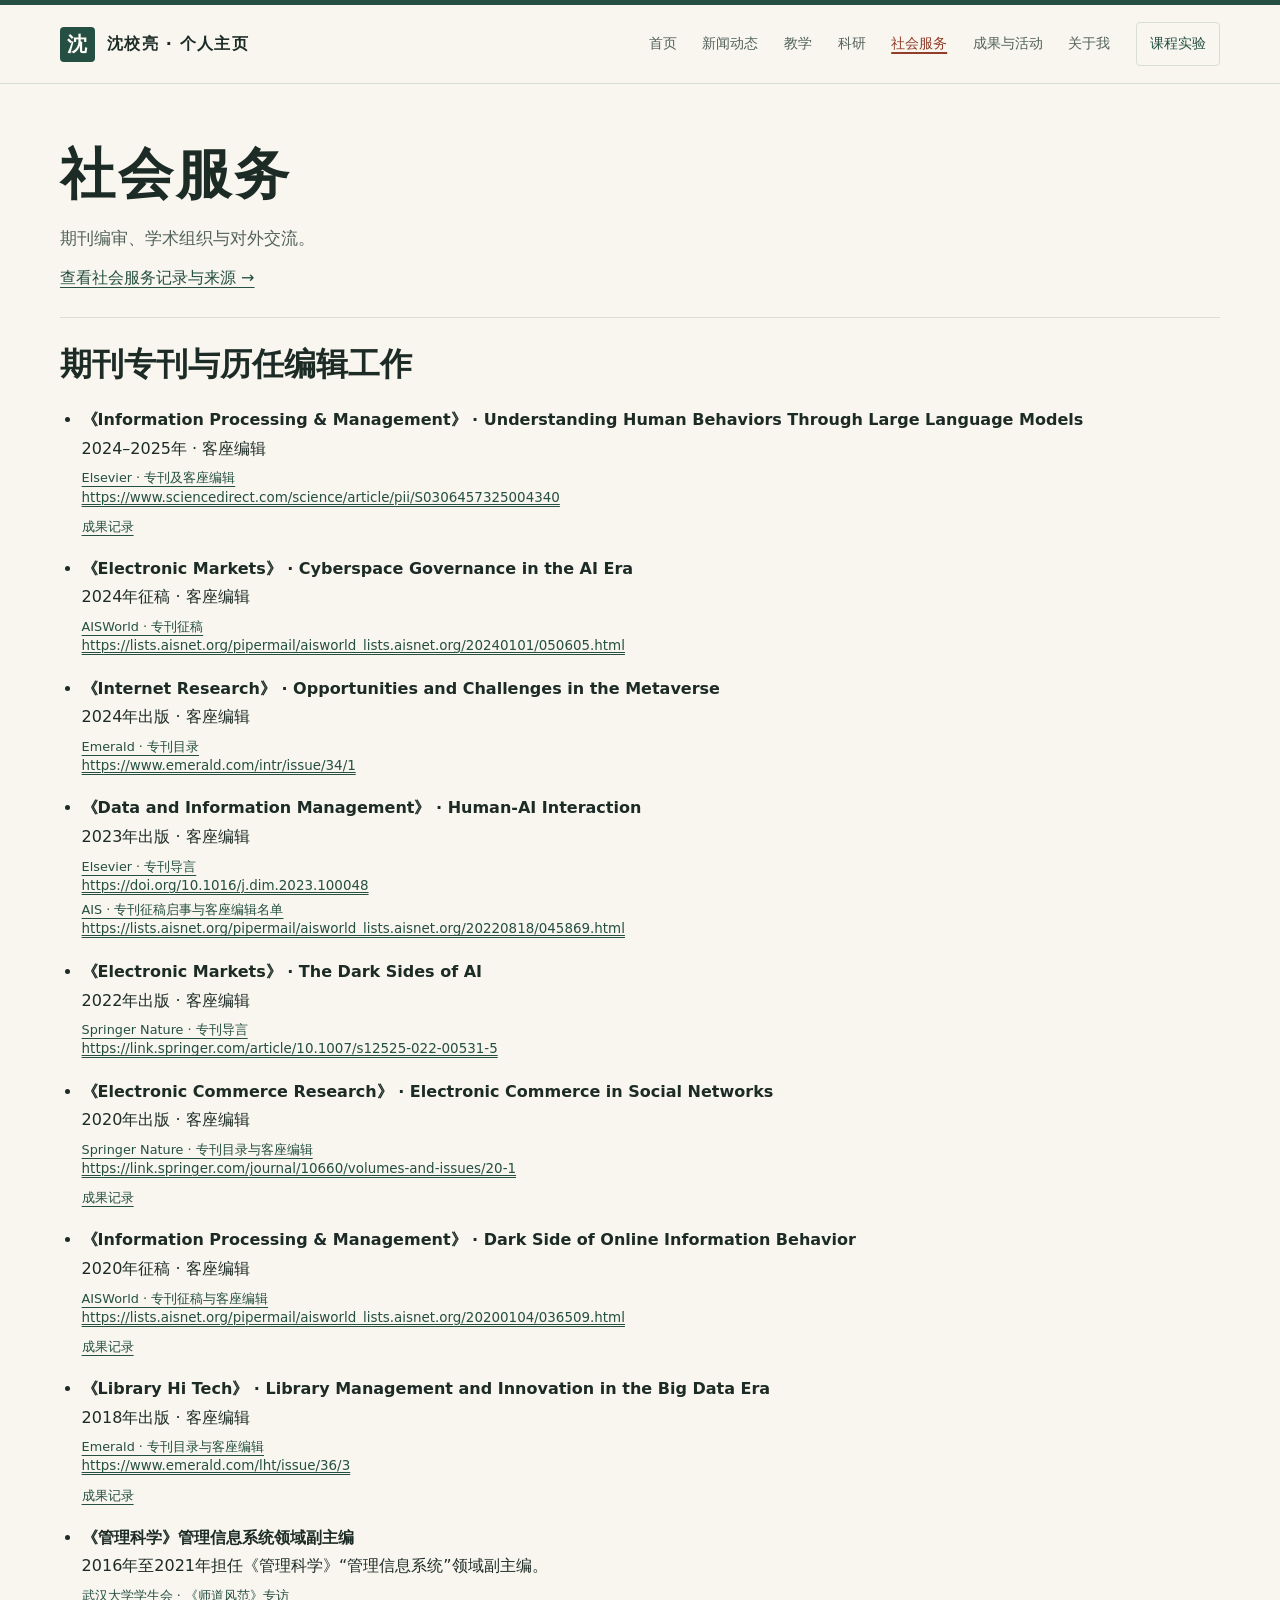
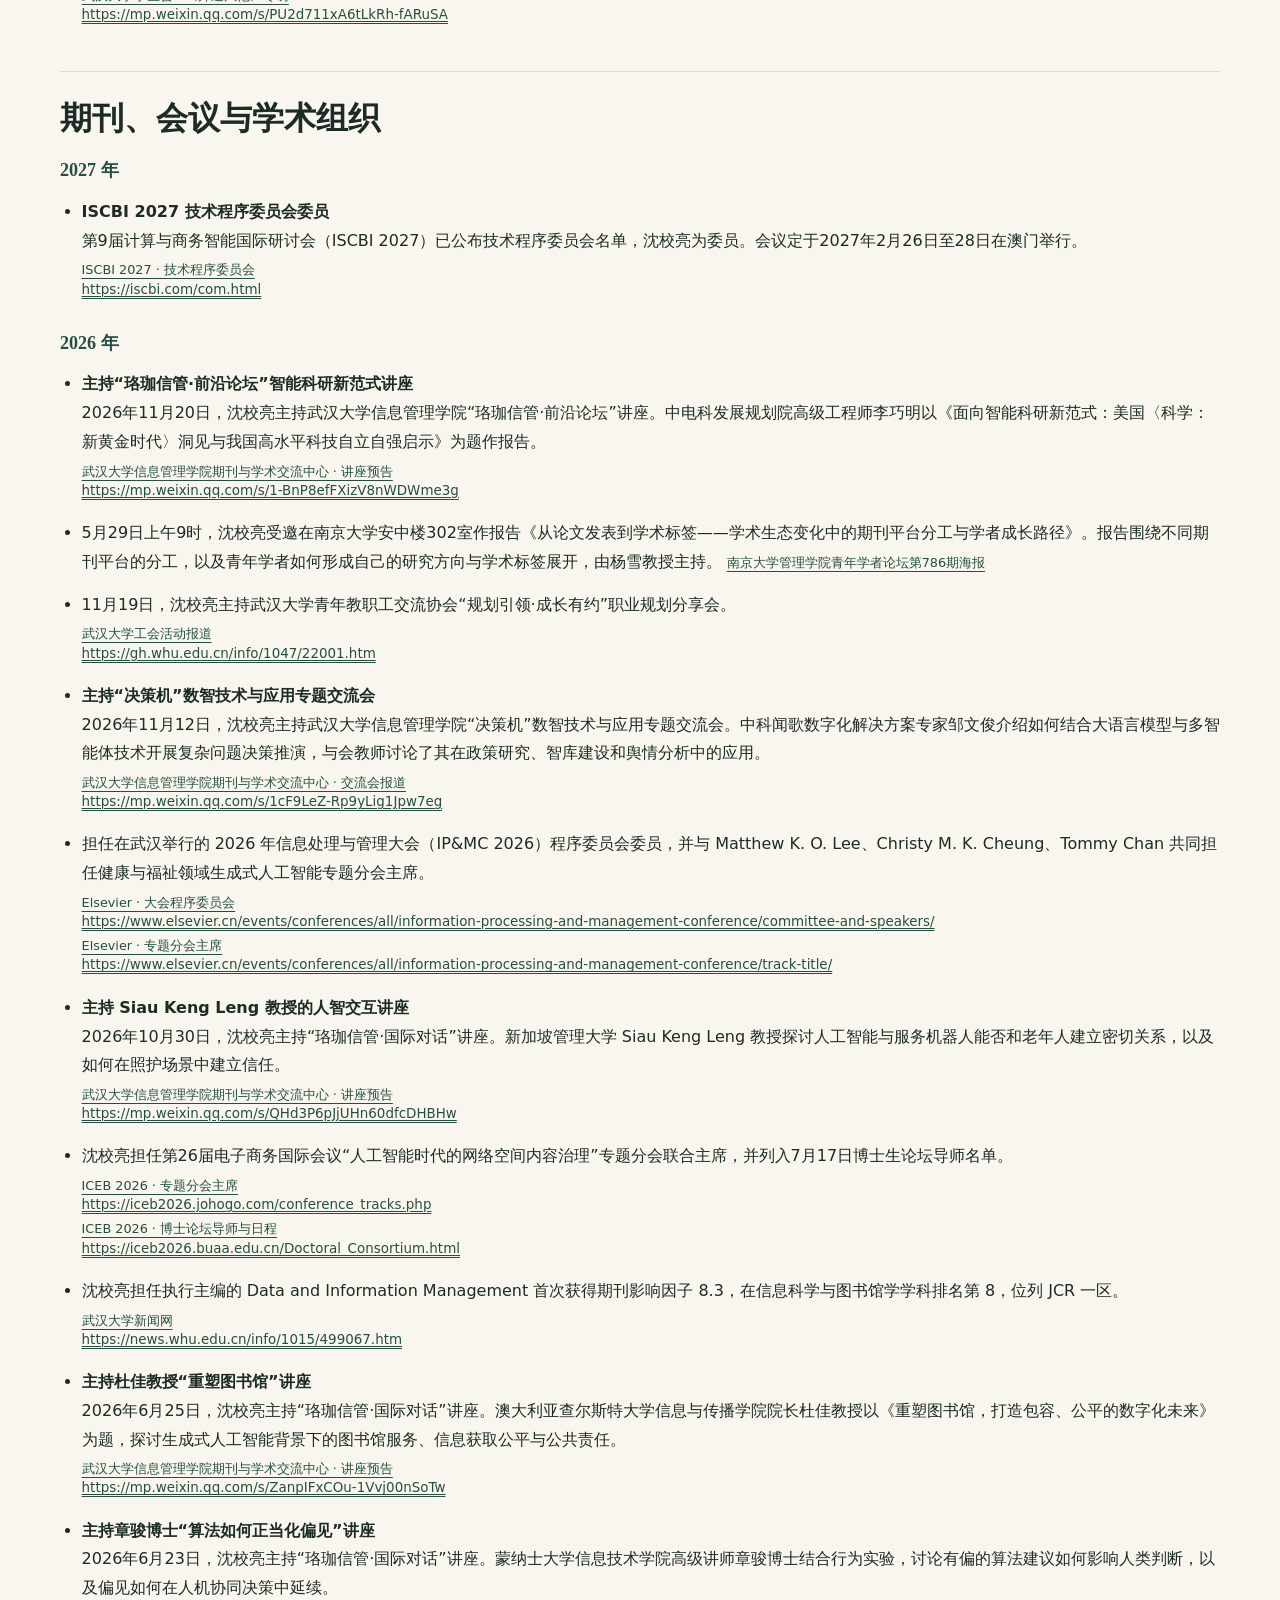
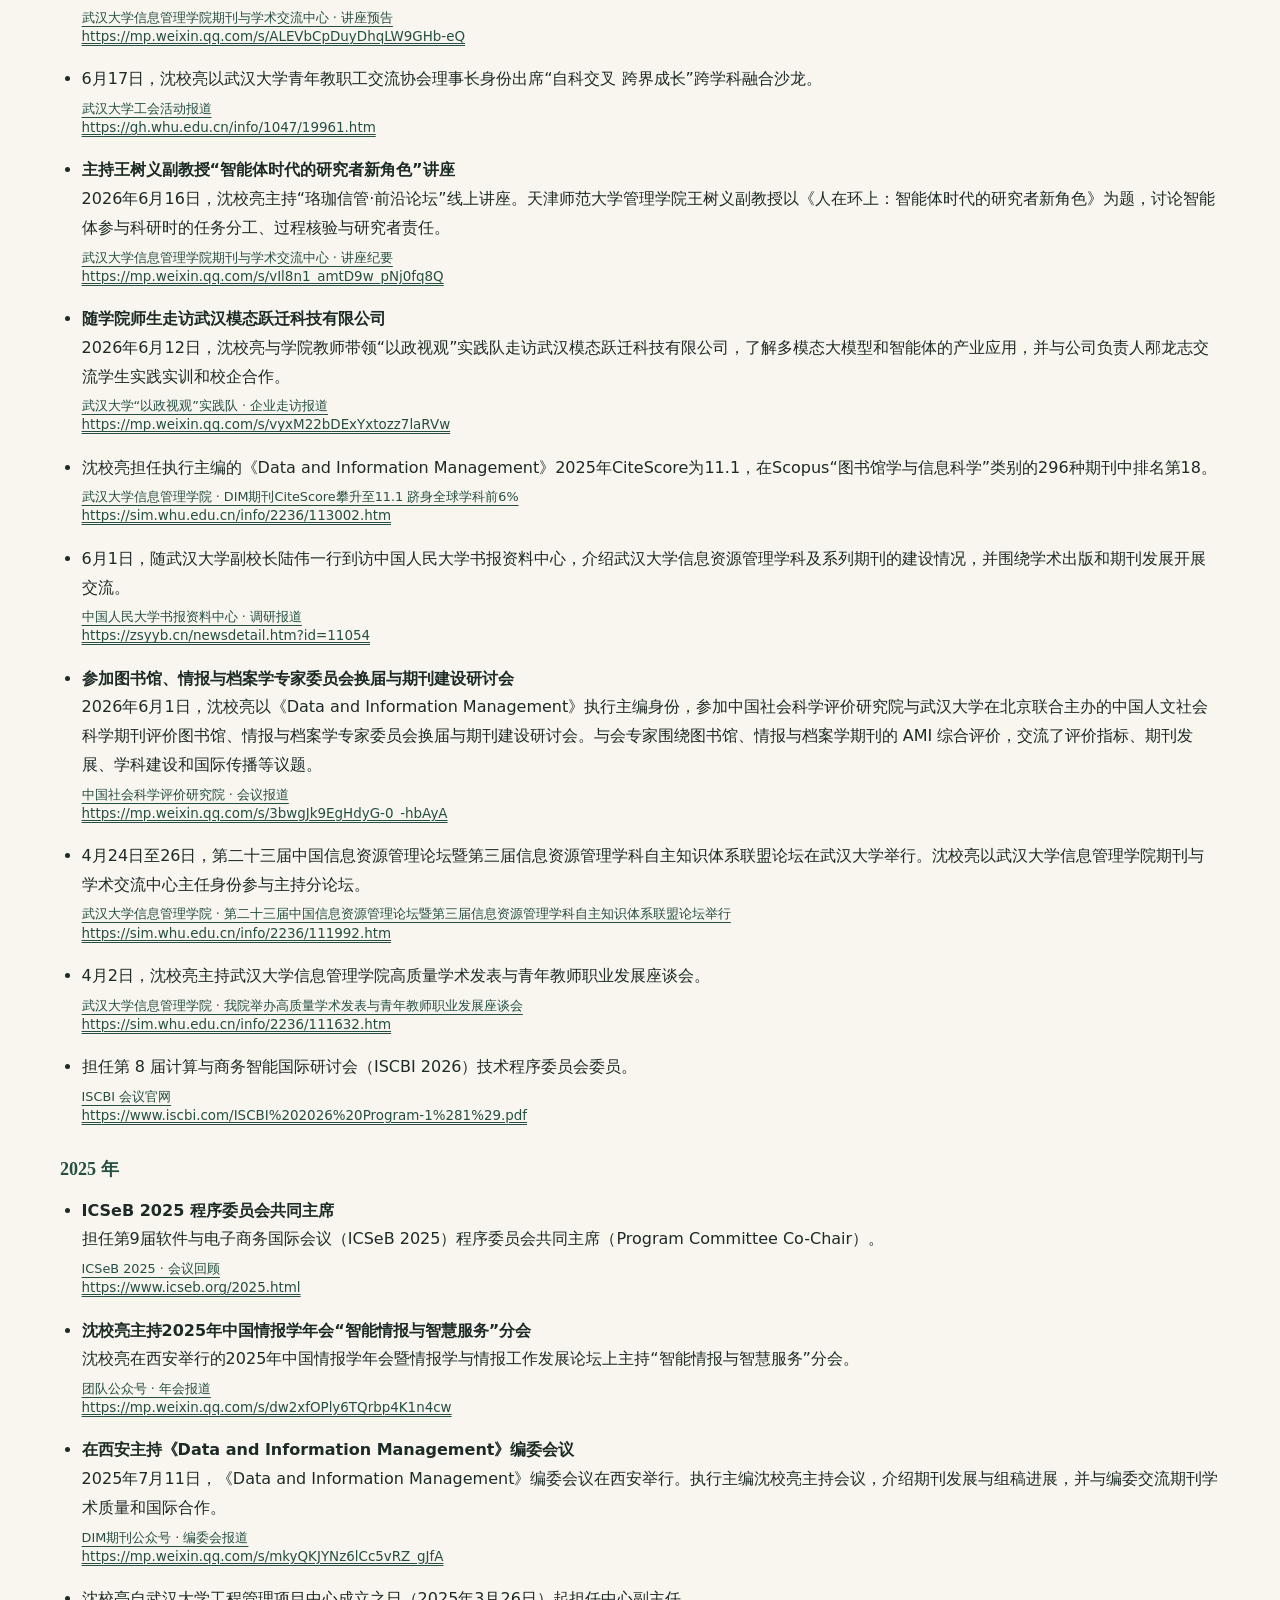
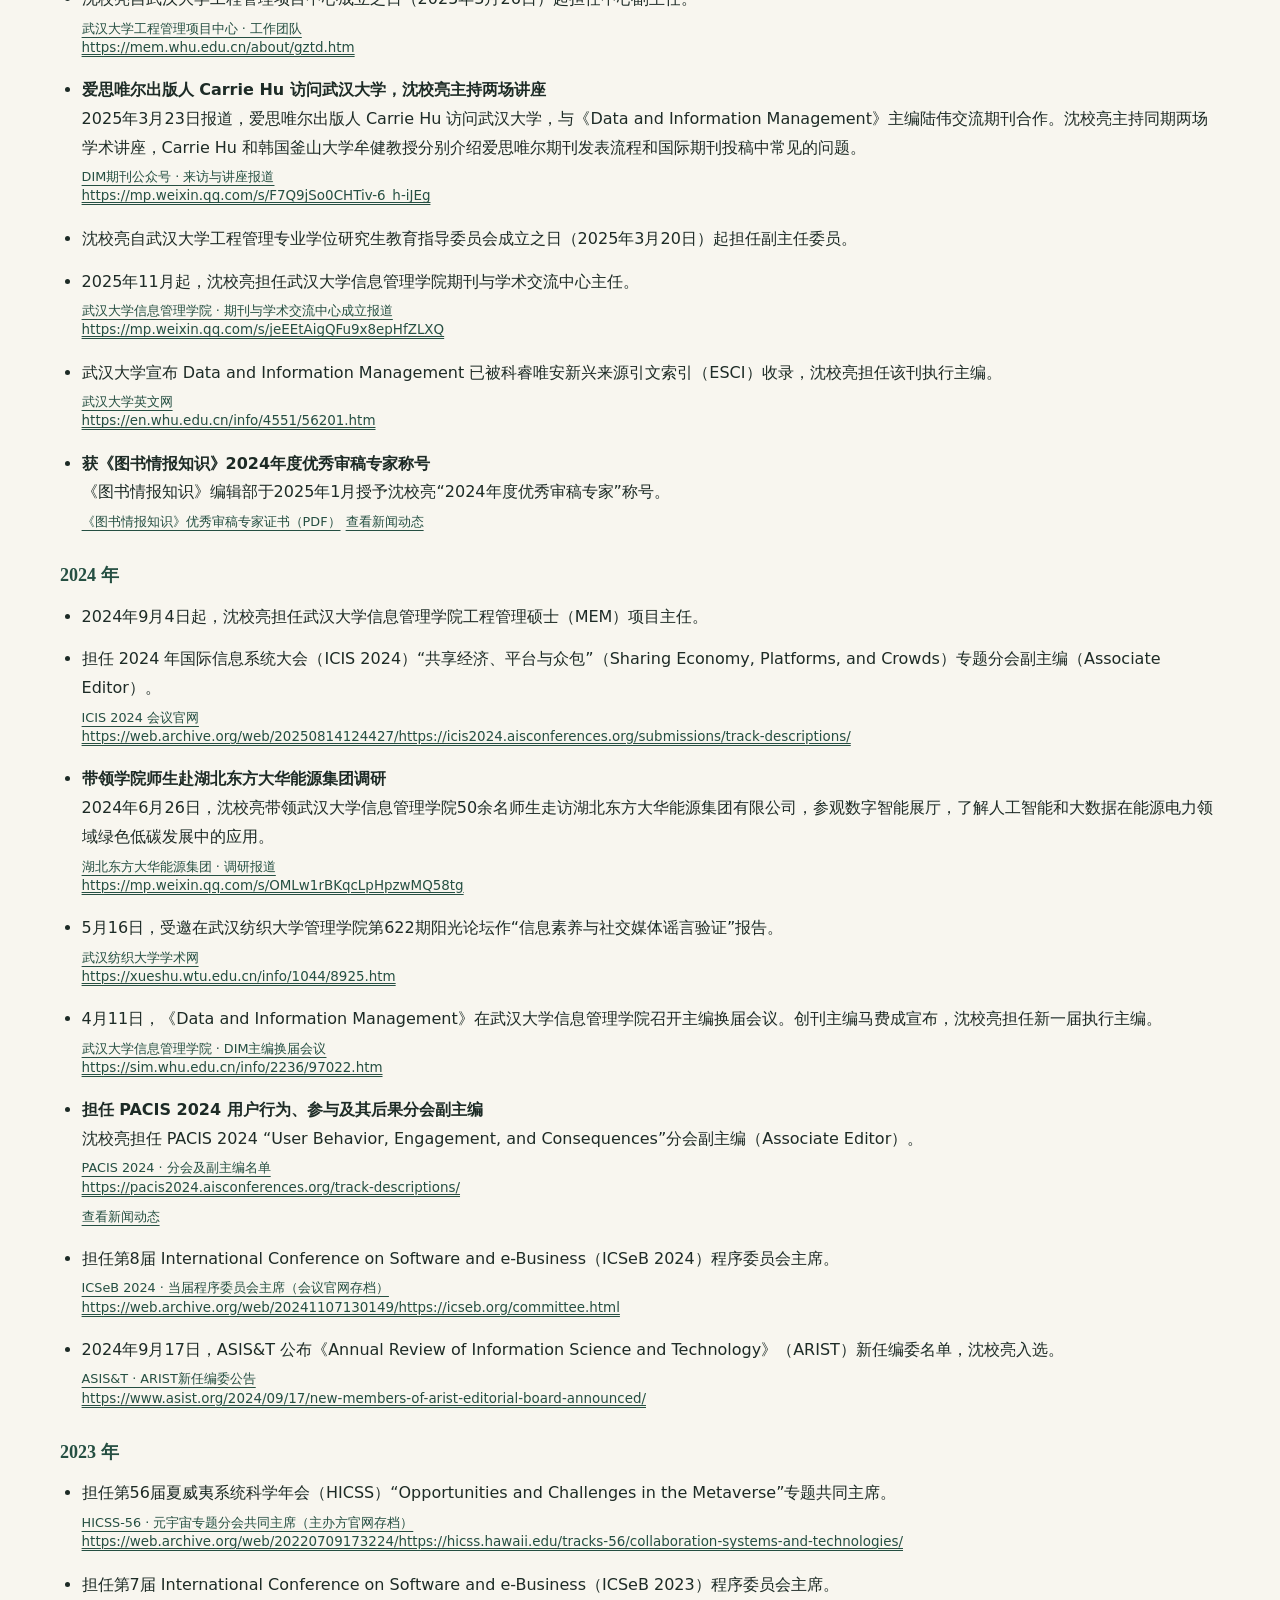
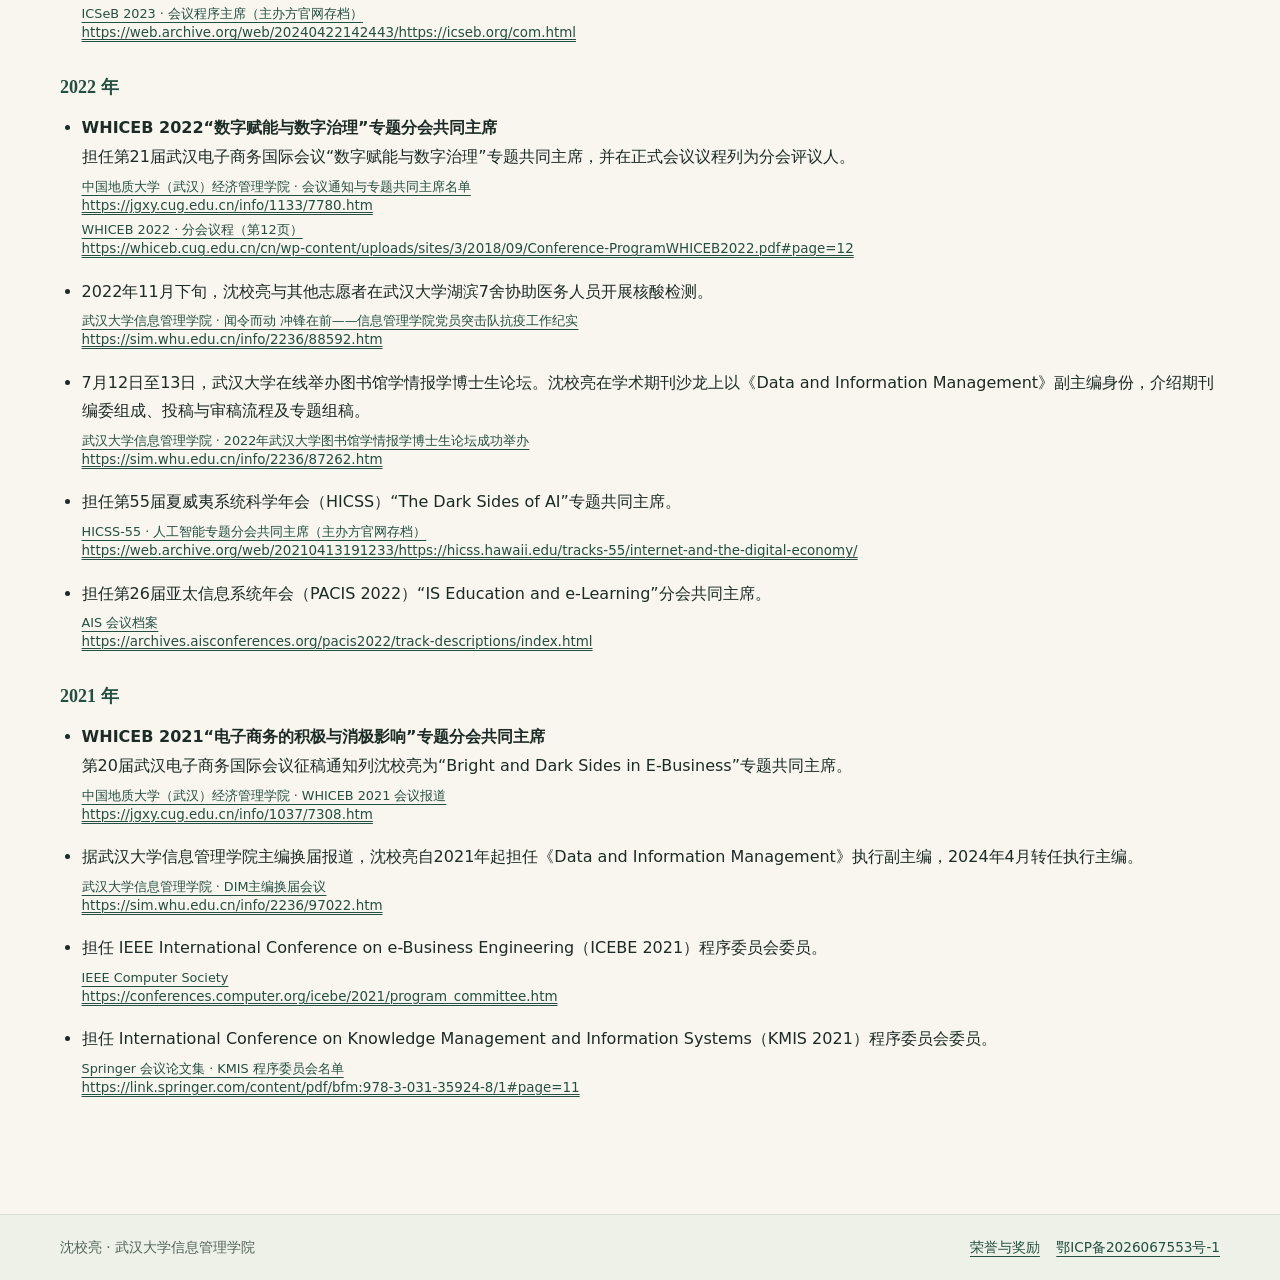
<file: site/service.html>
<!doctype html>
<html lang="zh-CN"><head><meta charset="utf-8"><meta name="viewport" content="width=device-width,initial-scale=1">
<meta name="description" content="武汉大学信息管理学院沈校亮的个人主页，包含研究成果、新闻动态、教学资源与课程实验。">
<title>社会服务｜沈校亮个人主页</title><link rel="stylesheet" href="assets/site.css?v=8087e40f5af2"></head>
<body><a class="skip" href="#main">跳到正文</a>
<header class="site-head"><div class="wrap head"><a class="brand" href="index.html" target="_blank" rel="noopener"><span class="seal" aria-hidden="true">沈</span><span>沈校亮 · 个人主页</span></a><nav aria-label="主导航"><a class="nav-link" href="index.html" target="_blank" rel="noopener">首页</a><a class="nav-link" href="news.html" target="_blank" rel="noopener">新闻动态</a><a class="nav-link" href="teaching.html" target="_blank" rel="noopener">教学</a><a class="nav-link" href="research.html" target="_blank" rel="noopener">科研</a><a class="nav-link" href="service.html" aria-current="page" target="_blank" rel="noopener">社会服务</a><a class="nav-link" href="facts.html" target="_blank" rel="noopener">成果与活动</a><a class="nav-link" href="about.html" target="_blank" rel="noopener">关于我</a><a class="nav-link lab-link" href="information-reception-lab.html" target="_blank" rel="noopener">课程实验</a></nav></div></header>
<main id="main"><div class="wrap inner"><h1>社会服务</h1><p class="lead">期刊编审、学术组织与对外交流。</p><a class="category-entry" href="facts.html?category=service" target="_blank" rel="noopener">查看社会服务记录与来源 →</a><section class="block" data-current="true" id="editorial-work"><h2>期刊专刊与历任编辑工作</h2><ul class="records sourced"><li><span class="award-title">《Information Processing &amp; Management》 · Understanding Human Behaviors Through Large Language Models</span><p>2024–2025年 · 客座编辑</p> <a class="source external-source" href="https://www.sciencedirect.com/science/article/pii/S0306457325004340" target="_blank" rel="noopener noreferrer"><span class="source-name">Elsevier · 专刊及客座编辑</span><bdi class="source-url" dir="ltr">https://www.sciencedirect.com/science/article/pii/S0306457325004340</bdi></a> <a class="source" href="facts.html#record-fact-52533e55ee9972" target="_blank" rel="noopener">成果记录</a></li><li><span class="award-title">《Electronic Markets》 · Cyberspace Governance in the AI Era</span><p>2024年征稿 · 客座编辑</p><a class="source external-source" href="https://lists.aisnet.org/pipermail/aisworld_lists.aisnet.org/20240101/050605.html" target="_blank" rel="noopener noreferrer"><span class="source-name">AISWorld · 专刊征稿</span><bdi class="source-url" dir="ltr">https://lists.aisnet.org/pipermail/aisworld_lists.aisnet.org/20240101/050605.html</bdi></a></li><li><span class="award-title">《Internet Research》 · Opportunities and Challenges in the Metaverse</span><p>2024年出版 · 客座编辑</p><a class="source external-source" href="https://www.emerald.com/intr/issue/34/1" target="_blank" rel="noopener noreferrer"><span class="source-name">Emerald · 专刊目录</span><bdi class="source-url" dir="ltr">https://www.emerald.com/intr/issue/34/1</bdi></a></li><li><span class="award-title">《Data and Information Management》 · Human-AI Interaction</span><p>2023年出版 · 客座编辑</p><a class="source external-source" href="https://doi.org/10.1016/j.dim.2023.100048" target="_blank" rel="noopener noreferrer"><span class="source-name">Elsevier · 专刊导言</span><bdi class="source-url" dir="ltr">https://doi.org/10.1016/j.dim.2023.100048</bdi></a> <a class="source external-source" href="https://lists.aisnet.org/pipermail/aisworld_lists.aisnet.org/20220818/045869.html" target="_blank" rel="noopener noreferrer"><span class="source-name">AIS · 专刊征稿启事与客座编辑名单</span><bdi class="source-url" dir="ltr">https://lists.aisnet.org/pipermail/aisworld_lists.aisnet.org/20220818/045869.html</bdi></a></li><li><span class="award-title">《Electronic Markets》 · The Dark Sides of AI</span><p>2022年出版 · 客座编辑</p><a class="source external-source" href="https://link.springer.com/article/10.1007/s12525-022-00531-5" target="_blank" rel="noopener noreferrer"><span class="source-name">Springer Nature · 专刊导言</span><bdi class="source-url" dir="ltr">https://link.springer.com/article/10.1007/s12525-022-00531-5</bdi></a></li><li><span class="award-title">《Electronic Commerce Research》 · Electronic Commerce in Social Networks</span><p>2020年出版 · 客座编辑</p><a class="source external-source" href="https://link.springer.com/journal/10660/volumes-and-issues/20-1" target="_blank" rel="noopener noreferrer"><span class="source-name">Springer Nature · 专刊目录与客座编辑</span><bdi class="source-url" dir="ltr">https://link.springer.com/journal/10660/volumes-and-issues/20-1</bdi></a> <a class="source" href="facts.html#record-ecr-social-networks-special-2020" target="_blank" rel="noopener">成果记录</a></li><li><span class="award-title">《Information Processing &amp; Management》 · Dark Side of Online Information Behavior</span><p>2020年征稿 · 客座编辑</p><a class="source external-source" href="https://lists.aisnet.org/pipermail/aisworld_lists.aisnet.org/20200104/036509.html" target="_blank" rel="noopener noreferrer"><span class="source-name">AISWorld · 专刊征稿与客座编辑</span><bdi class="source-url" dir="ltr">https://lists.aisnet.org/pipermail/aisworld_lists.aisnet.org/20200104/036509.html</bdi></a> <a class="source" href="facts.html#record-ipm-dark-information-behavior-special-2020" target="_blank" rel="noopener">成果记录</a></li><li><span class="award-title">《Library Hi Tech》 · Library Management and Innovation in the Big Data Era</span><p>2018年出版 · 客座编辑</p><a class="source external-source" href="https://www.emerald.com/lht/issue/36/3" target="_blank" rel="noopener noreferrer"><span class="source-name">Emerald · 专刊目录与客座编辑</span><bdi class="source-url" dir="ltr">https://www.emerald.com/lht/issue/36/3</bdi></a> <a class="source" href="facts.html#record-lht-big-data-special-2018" target="_blank" rel="noopener">成果记录</a></li><li><a class="award-title" href="facts.html#record-management-science-editor-2016" target="_blank" rel="noopener">《管理科学》管理信息系统领域副主编</a><p>2016年至2021年担任《管理科学》“管理信息系统”领域副主编。</p> <a class="source external-source" href="https://mp.weixin.qq.com/s/PU2d711xA6tLkRh-fARuSA" target="_blank" rel="noopener noreferrer"><span class="source-name">武汉大学学生会 · 《师道风范》专访</span><bdi class="source-url" dir="ltr">https://mp.weixin.qq.com/s/PU2d711xA6tLkRh-fARuSA</bdi></a></li></ul></section><section class="block" id="academic-records"><h2>期刊、会议与学术组织</h2><h3 class="record-year">2027 年</h3><ul class="records sourced"><li><a class="award-title" href="facts.html#record-iscbi-tpc-2027" target="_blank" rel="noopener">ISCBI 2027 技术程序委员会委员</a><p>第9届计算与商务智能国际研讨会（ISCBI 2027）已公布技术程序委员会名单，沈校亮为委员。会议定于2027年2月26日至28日在澳门举行。</p><a class="source external-source" href="https://iscbi.com/com.html" target="_blank" rel="noopener noreferrer"><span class="source-name">ISCBI 2027 · 技术程序委员会</span><bdi class="source-url" dir="ltr">https://iscbi.com/com.html</bdi></a></li></ul><h3 class="record-year">2026 年</h3><ul class="records sourced"><li id="sim-ai-research-forum-2026"><a class="award-title" href="facts.html#record-sim-ai-research-forum-2026" target="_blank" rel="noopener">主持“珞珈信管·前沿论坛”智能科研新范式讲座</a><p>2026年11月20日，沈校亮主持武汉大学信息管理学院“珞珈信管·前沿论坛”讲座。中电科发展规划院高级工程师李巧明以《面向智能科研新范式：美国〈科学：新黄金时代〉洞见与我国高水平科技自立自强启示》为题作报告。</p> <a class="source external-source" href="https://mp.weixin.qq.com/s/1-BnP8efFXizV8nWDWme3g" target="_blank" rel="noopener noreferrer"><span class="source-name">武汉大学信息管理学院期刊与学术交流中心 · 讲座预告</span><bdi class="source-url" dir="ltr">https://mp.weixin.qq.com/s/1-BnP8efFXizV8nWDWme3g</bdi></a></li><li>5月29日上午9时，沈校亮受邀在南京大学安中楼302室作报告《从论文发表到学术标签——学术生态变化中的期刊平台分工与学者成长路径》。报告围绕不同期刊平台的分工，以及青年学者如何形成自己的研究方向与学术标签展开，由杨雪教授主持。 <a class="source" href="assets/nju-young-scholars-forum-786.jpg" target="_blank" rel="noopener">南京大学管理学院青年学者论坛第786期海报</a></li><li>11月19日，沈校亮主持武汉大学青年教职工交流协会“规划引领·成长有约”职业规划分享会。 <a class="source external-source" href="https://gh.whu.edu.cn/info/1047/22001.htm" target="_blank" rel="noopener noreferrer"><span class="source-name">武汉大学工会活动报道</span><bdi class="source-url" dir="ltr">https://gh.whu.edu.cn/info/1047/22001.htm</bdi></a></li><li id="sim-decitron-exchange-2026"><a class="award-title" href="facts.html#record-sim-decitron-exchange-2026" target="_blank" rel="noopener">主持“决策机”数智技术与应用专题交流会</a><p>2026年11月12日，沈校亮主持武汉大学信息管理学院“决策机”数智技术与应用专题交流会。中科闻歌数字化解决方案专家邹文俊介绍如何结合大语言模型与多智能体技术开展复杂问题决策推演，与会教师讨论了其在政策研究、智库建设和舆情分析中的应用。</p> <a class="source external-source" href="https://mp.weixin.qq.com/s/1cF9LeZ-Rp9yLig1Jpw7eg" target="_blank" rel="noopener noreferrer"><span class="source-name">武汉大学信息管理学院期刊与学术交流中心 · 交流会报道</span><bdi class="source-url" dir="ltr">https://mp.weixin.qq.com/s/1cF9LeZ-Rp9yLig1Jpw7eg</bdi></a></li><li>担任在武汉举行的 2026 年信息处理与管理大会（IP&amp;MC 2026）程序委员会委员，并与 Matthew K. O. Lee、Christy M. K. Cheung、Tommy Chan 共同担任健康与福祉领域生成式人工智能专题分会主席。 <a class="source external-source" href="https://www.elsevier.cn/events/conferences/all/information-processing-and-management-conference/committee-and-speakers/" target="_blank" rel="noopener noreferrer"><span class="source-name">Elsevier · 大会程序委员会</span><bdi class="source-url" dir="ltr">https://www.elsevier.cn/events/conferences/all/information-processing-and-management-conference/committee-and-speakers/</bdi></a> <a class="source external-source" href="https://www.elsevier.cn/events/conferences/all/information-processing-and-management-conference/track-title/" target="_blank" rel="noopener noreferrer"><span class="source-name">Elsevier · 专题分会主席</span><bdi class="source-url" dir="ltr">https://www.elsevier.cn/events/conferences/all/information-processing-and-management-conference/track-title/</bdi></a></li><li id="sim-siau-human-ai-dialogue-2026"><a class="award-title" href="facts.html#record-sim-siau-human-ai-dialogue-2026" target="_blank" rel="noopener">主持 Siau Keng Leng 教授的人智交互讲座</a><p>2026年10月30日，沈校亮主持“珞珈信管·国际对话”讲座。新加坡管理大学 Siau Keng Leng 教授探讨人工智能与服务机器人能否和老年人建立密切关系，以及如何在照护场景中建立信任。</p> <a class="source external-source" href="https://mp.weixin.qq.com/s/QHd3P6pJjUHn60dfcDHBHw" target="_blank" rel="noopener noreferrer"><span class="source-name">武汉大学信息管理学院期刊与学术交流中心 · 讲座预告</span><bdi class="source-url" dir="ltr">https://mp.weixin.qq.com/s/QHd3P6pJjUHn60dfcDHBHw</bdi></a></li><li>沈校亮担任第26届电子商务国际会议“人工智能时代的网络空间内容治理”专题分会联合主席，并列入7月17日博士生论坛导师名单。 <a class="source external-source" href="https://iceb2026.johogo.com/conference_tracks.php" target="_blank" rel="noopener noreferrer"><span class="source-name">ICEB 2026 · 专题分会主席</span><bdi class="source-url" dir="ltr">https://iceb2026.johogo.com/conference_tracks.php</bdi></a> <a class="source external-source" href="https://iceb2026.buaa.edu.cn/Doctoral_Consortium.html" target="_blank" rel="noopener noreferrer" title="主办方列出2026年7月17日博士论坛及导师沈校亮。"><span class="source-name">ICEB 2026 · 博士论坛导师与日程</span><bdi class="source-url" dir="ltr">https://iceb2026.buaa.edu.cn/Doctoral_Consortium.html</bdi></a></li><li>沈校亮担任执行主编的 Data and Information Management 首次获得期刊影响因子 8.3，在信息科学与图书馆学学科排名第 8，位列 JCR 一区。 <a class="source external-source" href="https://news.whu.edu.cn/info/1015/499067.htm" target="_blank" rel="noopener noreferrer"><span class="source-name">武汉大学新闻网</span><bdi class="source-url" dir="ltr">https://news.whu.edu.cn/info/1015/499067.htm</bdi></a></li><li id="sim-du-tina-library-dialogue-2026"><a class="award-title" href="facts.html#record-sim-du-tina-library-dialogue-2026" target="_blank" rel="noopener">主持杜佳教授“重塑图书馆”讲座</a><p>2026年6月25日，沈校亮主持“珞珈信管·国际对话”讲座。澳大利亚查尔斯特大学信息与传播学院院长杜佳教授以《重塑图书馆，打造包容、公平的数字化未来》为题，探讨生成式人工智能背景下的图书馆服务、信息获取公平与公共责任。</p> <a class="source external-source" href="https://mp.weixin.qq.com/s/ZanpIFxCOu-1Vvj00nSoTw" target="_blank" rel="noopener noreferrer"><span class="source-name">武汉大学信息管理学院期刊与学术交流中心 · 讲座预告</span><bdi class="source-url" dir="ltr">https://mp.weixin.qq.com/s/ZanpIFxCOu-1Vvj00nSoTw</bdi></a></li><li id="sim-zhang-jun-algorithmic-bias-dialogue-2026"><a class="award-title" href="facts.html#record-sim-zhang-jun-algorithmic-bias-dialogue-2026" target="_blank" rel="noopener">主持章骏博士“算法如何正当化偏见”讲座</a><p>2026年6月23日，沈校亮主持“珞珈信管·国际对话”讲座。蒙纳士大学信息技术学院高级讲师章骏博士结合行为实验，讨论有偏的算法建议如何影响人类判断，以及偏见如何在人机协同决策中延续。</p> <a class="source external-source" href="https://mp.weixin.qq.com/s/ALEVbCpDuyDhqLW9GHb-eQ" target="_blank" rel="noopener noreferrer"><span class="source-name">武汉大学信息管理学院期刊与学术交流中心 · 讲座预告</span><bdi class="source-url" dir="ltr">https://mp.weixin.qq.com/s/ALEVbCpDuyDhqLW9GHb-eQ</bdi></a></li><li>6月17日，沈校亮以武汉大学青年教职工交流协会理事长身份出席“自科交叉 跨界成长”跨学科融合沙龙。 <a class="source external-source" href="https://gh.whu.edu.cn/info/1047/19961.htm" target="_blank" rel="noopener noreferrer"><span class="source-name">武汉大学工会活动报道</span><bdi class="source-url" dir="ltr">https://gh.whu.edu.cn/info/1047/19961.htm</bdi></a></li><li id="sim-wang-shuyi-agents-forum-2026"><a class="award-title" href="facts.html#record-sim-wang-shuyi-agents-forum-2026" target="_blank" rel="noopener">主持王树义副教授“智能体时代的研究者新角色”讲座</a><p>2026年6月16日，沈校亮主持“珞珈信管·前沿论坛”线上讲座。天津师范大学管理学院王树义副教授以《人在环上：智能体时代的研究者新角色》为题，讨论智能体参与科研时的任务分工、过程核验与研究者责任。</p> <a class="source external-source" href="https://mp.weixin.qq.com/s/vIl8n1_amtD9w_pNj0fq8Q" target="_blank" rel="noopener noreferrer"><span class="source-name">武汉大学信息管理学院期刊与学术交流中心 · 讲座纪要</span><bdi class="source-url" dir="ltr">https://mp.weixin.qq.com/s/vIl8n1_amtD9w_pNj0fq8Q</bdi></a></li><li id="sim-modal-leap-company-visit-2026"><a class="award-title" href="facts.html#record-sim-modal-leap-company-visit-2026" target="_blank" rel="noopener">随学院师生走访武汉模态跃迁科技有限公司</a><p>2026年6月12日，沈校亮与学院教师带领“以政视观”实践队走访武汉模态跃迁科技有限公司，了解多模态大模型和智能体的产业应用，并与公司负责人邴龙志交流学生实践实训和校企合作。</p> <a class="source external-source" href="https://mp.weixin.qq.com/s/vyxM22bDExYxtozz7laRVw" target="_blank" rel="noopener noreferrer"><span class="source-name">武汉大学“以政视观”实践队 · 企业走访报道</span><bdi class="source-url" dir="ltr">https://mp.weixin.qq.com/s/vyxM22bDExYxtozz7laRVw</bdi></a></li><li id="dim-citescore-2025">沈校亮担任执行主编的《Data and Information Management》2025年CiteScore为11.1，在Scopus“图书馆学与信息科学”类别的296种期刊中排名第18。 <a class="source external-source" href="https://sim.whu.edu.cn/info/2236/113002.htm" target="_blank" rel="noopener noreferrer"><span class="source-name">武汉大学信息管理学院 · DIM期刊CiteScore攀升至11.1 跻身全球学科前6%</span><bdi class="source-url" dir="ltr">https://sim.whu.edu.cn/info/2236/113002.htm</bdi></a></li><li>6月1日，随武汉大学副校长陆伟一行到访中国人民大学书报资料中心，介绍武汉大学信息资源管理学科及系列期刊的建设情况，并围绕学术出版和期刊发展开展交流。 <a class="source external-source" href="https://zsyyb.cn/newsdetail.htm?id=11054" target="_blank" rel="noopener noreferrer"><span class="source-name">中国人民大学书报资料中心 · 调研报道</span><bdi class="source-url" dir="ltr">https://zsyyb.cn/newsdetail.htm?id=11054</bdi></a></li><li id="ami-university-journal-seminar-2026"><a class="award-title" href="facts.html#record-ami-university-journal-seminar-2026" target="_blank" rel="noopener">参加图书馆、情报与档案学专家委员会换届与期刊建设研讨会</a><p>2026年6月1日，沈校亮以《Data and Information Management》执行主编身份，参加中国社会科学评价研究院与武汉大学在北京联合主办的中国人文社会科学期刊评价图书馆、情报与档案学专家委员会换届与期刊建设研讨会。与会专家围绕图书馆、情报与档案学期刊的 AMI 综合评价，交流了评价指标、期刊发展、学科建设和国际传播等议题。</p> <a class="source external-source" href="https://mp.weixin.qq.com/s/3bwgJk9EgHdyG-0_-hbAyA" target="_blank" rel="noopener noreferrer"><span class="source-name">中国社会科学评价研究院 · 会议报道</span><bdi class="source-url" dir="ltr">https://mp.weixin.qq.com/s/3bwgJk9EgHdyG-0_-hbAyA</bdi></a></li><li id="irm-forum-2026">4月24日至26日，第二十三届中国信息资源管理论坛暨第三届信息资源管理学科自主知识体系联盟论坛在武汉大学举行。沈校亮以武汉大学信息管理学院期刊与学术交流中心主任身份参与主持分论坛。 <a class="source external-source" href="https://sim.whu.edu.cn/info/2236/111992.htm" target="_blank" rel="noopener noreferrer"><span class="source-name">武汉大学信息管理学院 · 第二十三届中国信息资源管理论坛暨第三届信息资源管理学科自主知识体系联盟论坛举行</span><bdi class="source-url" dir="ltr">https://sim.whu.edu.cn/info/2236/111992.htm</bdi></a></li><li id="sim-young-faculty-publishing-2026">4月2日，沈校亮主持武汉大学信息管理学院高质量学术发表与青年教师职业发展座谈会。 <a class="source external-source" href="https://sim.whu.edu.cn/info/2236/111632.htm" target="_blank" rel="noopener noreferrer"><span class="source-name">武汉大学信息管理学院 · 我院举办高质量学术发表与青年教师职业发展座谈会</span><bdi class="source-url" dir="ltr">https://sim.whu.edu.cn/info/2236/111632.htm</bdi></a></li><li>担任第 8 届计算与商务智能国际研讨会（ISCBI 2026）技术程序委员会委员。 <a class="source external-source" href="https://www.iscbi.com/ISCBI%202026%20Program-1%281%29.pdf" target="_blank" rel="noopener noreferrer" title="会议手册第1、6、7页。"><span class="source-name">ISCBI 会议官网</span><bdi class="source-url" dir="ltr">https://www.iscbi.com/ISCBI%202026%20Program-1%281%29.pdf</bdi></a></li></ul><h3 class="record-year">2025 年</h3><ul class="records sourced"><li><a class="award-title" href="facts.html#record-fact-427a26808c46b7" target="_blank" rel="noopener">ICSeB 2025 程序委员会共同主席</a><p>担任第9届软件与电子商务国际会议（ICSeB 2025）程序委员会共同主席（Program Committee Co-Chair）。</p> <a class="source external-source" href="https://www.icseb.org/2025.html" target="_blank" rel="noopener noreferrer"><span class="source-name">ICSeB 2025 · 会议回顾</span><bdi class="source-url" dir="ltr">https://www.icseb.org/2025.html</bdi></a></li><li id="china-intelligence-annual-conference-2025"><a class="award-title" href="facts.html#record-china-intelligence-annual-conference-2025" target="_blank" rel="noopener">沈校亮主持2025年中国情报学年会“智能情报与智慧服务”分会</a><p>沈校亮在西安举行的2025年中国情报学年会暨情报学与情报工作发展论坛上主持“智能情报与智慧服务”分会。</p><a class="source external-source" href="https://mp.weixin.qq.com/s/dw2xfOPly6TQrbp4K1n4cw" target="_blank" rel="noopener noreferrer"><span class="source-name">团队公众号 · 年会报道</span><bdi class="source-url" dir="ltr">https://mp.weixin.qq.com/s/dw2xfOPly6TQrbp4K1n4cw</bdi></a></li><li id="dim-editorial-board-xian-2025"><a class="award-title" href="facts.html#record-dim-editorial-board-xian-2025" target="_blank" rel="noopener">在西安主持《Data and Information Management》编委会议</a><p>2025年7月11日，《Data and Information Management》编委会议在西安举行。执行主编沈校亮主持会议，介绍期刊发展与组稿进展，并与编委交流期刊学术质量和国际合作。</p> <a class="source external-source" href="https://mp.weixin.qq.com/s/mkyQKJYNz6lCc5vRZ_gJfA" target="_blank" rel="noopener noreferrer"><span class="source-name">DIM期刊公众号 · 编委会报道</span><bdi class="source-url" dir="ltr">https://mp.weixin.qq.com/s/mkyQKJYNz6lCc5vRZ_gJfA</bdi></a></li><li>沈校亮自武汉大学工程管理项目中心成立之日（2025年3月26日）起担任中心副主任。 <a class="source external-source" href="https://mem.whu.edu.cn/about/gztd.htm" target="_blank" rel="noopener noreferrer"><span class="source-name">武汉大学工程管理项目中心 · 工作团队</span><bdi class="source-url" dir="ltr">https://mem.whu.edu.cn/about/gztd.htm</bdi></a></li><li id="dim-carrie-hu-visit-2025"><a class="award-title" href="facts.html#record-dim-carrie-hu-visit-2025" target="_blank" rel="noopener">爱思唯尔出版人 Carrie Hu 访问武汉大学，沈校亮主持两场讲座</a><p>2025年3月23日报道，爱思唯尔出版人 Carrie Hu 访问武汉大学，与《Data and Information Management》主编陆伟交流期刊合作。沈校亮主持同期两场学术讲座，Carrie Hu 和韩国釜山大学牟健教授分别介绍爱思唯尔期刊发表流程和国际期刊投稿中常见的问题。</p> <a class="source external-source" href="https://mp.weixin.qq.com/s/F7Q9jSo0CHTiv-6_h-iJEg" target="_blank" rel="noopener noreferrer"><span class="source-name">DIM期刊公众号 · 来访与讲座报道</span><bdi class="source-url" dir="ltr">https://mp.weixin.qq.com/s/F7Q9jSo0CHTiv-6_h-iJEg</bdi></a></li><li>沈校亮自武汉大学工程管理专业学位研究生教育指导委员会成立之日（2025年3月20日）起担任副主任委员。 </li><li>2025年11月起，沈校亮担任武汉大学信息管理学院期刊与学术交流中心主任。 <a class="source external-source" href="https://mp.weixin.qq.com/s/jeEEtAigQFu9x8epHfZLXQ" target="_blank" rel="noopener noreferrer"><span class="source-name">武汉大学信息管理学院 · 期刊与学术交流中心成立报道</span><bdi class="source-url" dir="ltr">https://mp.weixin.qq.com/s/jeEEtAigQFu9x8epHfZLXQ</bdi></a></li><li>武汉大学宣布 Data and Information Management 已被科睿唯安新兴来源引文索引（ESCI）收录，沈校亮担任该刊执行主编。 <a class="source external-source" href="https://en.whu.edu.cn/info/4551/56201.htm" target="_blank" rel="noopener noreferrer"><span class="source-name">武汉大学英文网</span><bdi class="source-url" dir="ltr">https://en.whu.edu.cn/info/4551/56201.htm</bdi></a></li><li id="dik-outstanding-reviewer-2024"><a class="award-title" href="facts.html#record-dik-outstanding-reviewer-2024" target="_blank" rel="noopener">获《图书情报知识》2024年度优秀审稿专家称号</a><p>《图书情报知识》编辑部于2025年1月授予沈校亮“2024年度优秀审稿专家”称号。</p><a class="source" href="assets/dik-outstanding-reviewer-2024.pdf?v=7ebe1d4d5741" target="_blank" rel="noopener">《图书情报知识》优秀审稿专家证书（PDF）</a> <a class="source" href="news.html#dik-outstanding-reviewer-2024" target="_blank" rel="noopener">查看新闻动态</a></li></ul><h3 class="record-year">2024 年</h3><ul class="records sourced"><li>2024年9月4日起，沈校亮担任武汉大学信息管理学院工程管理硕士（MEM）项目主任。 </li><li>担任 2024 年国际信息系统大会（ICIS 2024）“共享经济、平台与众包”（Sharing Economy, Platforms, and Crowds）专题分会副主编（Associate Editor）。 <a class="source external-source" href="https://web.archive.org/web/20250814124427/https://icis2024.aisconferences.org/submissions/track-descriptions/" target="_blank" rel="noopener noreferrer"><span class="source-name">ICIS 2024 会议官网</span><bdi class="source-url" dir="ltr">https://web.archive.org/web/20250814124427/https://icis2024.aisconferences.org/submissions/track-descriptions/</bdi></a></li><li id="sim-dongfang-dahua-visit-2024"><a class="award-title" href="facts.html#record-sim-dongfang-dahua-visit-2024" target="_blank" rel="noopener">带领学院师生赴湖北东方大华能源集团调研</a><p>2024年6月26日，沈校亮带领武汉大学信息管理学院50余名师生走访湖北东方大华能源集团有限公司，参观数字智能展厅，了解人工智能和大数据在能源电力领域绿色低碳发展中的应用。</p> <a class="source external-source" href="https://mp.weixin.qq.com/s/OMLw1rBKqcLpHpzwMQ58tg" target="_blank" rel="noopener noreferrer"><span class="source-name">湖北东方大华能源集团 · 调研报道</span><bdi class="source-url" dir="ltr">https://mp.weixin.qq.com/s/OMLw1rBKqcLpHpzwMQ58tg</bdi></a></li><li>5月16日，受邀在武汉纺织大学管理学院第622期阳光论坛作“信息素养与社交媒体谣言验证”报告。 <a class="source external-source" href="https://xueshu.wtu.edu.cn/info/1044/8925.htm" target="_blank" rel="noopener noreferrer"><span class="source-name">武汉纺织大学学术网</span><bdi class="source-url" dir="ltr">https://xueshu.wtu.edu.cn/info/1044/8925.htm</bdi></a></li><li>4月11日，《Data and Information Management》在武汉大学信息管理学院召开主编换届会议。创刊主编马费成宣布，沈校亮担任新一届执行主编。 <a class="source external-source" href="https://sim.whu.edu.cn/info/2236/97022.htm" target="_blank" rel="noopener noreferrer"><span class="source-name">武汉大学信息管理学院 · DIM主编换届会议</span><bdi class="source-url" dir="ltr">https://sim.whu.edu.cn/info/2236/97022.htm</bdi></a></li><li id="pacis-user-behavior-ae-2024"><a class="award-title" href="facts.html#record-pacis-user-behavior-ae-2024" target="_blank" rel="noopener">担任 PACIS 2024 用户行为、参与及其后果分会副主编</a><p>沈校亮担任 PACIS 2024 “User Behavior, Engagement, and Consequences”分会副主编（Associate Editor）。</p><a class="source external-source" href="https://pacis2024.aisconferences.org/track-descriptions/" target="_blank" rel="noopener noreferrer"><span class="source-name">PACIS 2024 · 分会及副主编名单</span><bdi class="source-url" dir="ltr">https://pacis2024.aisconferences.org/track-descriptions/</bdi></a> <a class="source" href="news.html#pacis-user-behavior-ae-2024" target="_blank" rel="noopener">查看新闻动态</a></li><li>担任第8届 International Conference on Software and e-Business（ICSeB 2024）程序委员会主席。 <a class="source external-source" href="https://web.archive.org/web/20241107130149/https://icseb.org/committee.html" target="_blank" rel="noopener noreferrer"><span class="source-name">ICSeB 2024 · 当届程序委员会主席（会议官网存档）</span><bdi class="source-url" dir="ltr">https://web.archive.org/web/20241107130149/https://icseb.org/committee.html</bdi></a></li><li>2024年9月17日，ASIS&T 公布《Annual Review of Information Science and Technology》（ARIST）新任编委名单，沈校亮入选。 <a class="source external-source" href="https://www.asist.org/2024/09/17/new-members-of-arist-editorial-board-announced/" target="_blank" rel="noopener noreferrer"><span class="source-name">ASIS&amp;T · ARIST新任编委公告</span><bdi class="source-url" dir="ltr">https://www.asist.org/2024/09/17/new-members-of-arist-editorial-board-announced/</bdi></a></li></ul><h3 class="record-year">2023 年</h3><ul class="records sourced"><li>担任第56届夏威夷系统科学年会（HICSS）“Opportunities and Challenges in the Metaverse”专题共同主席。 <a class="source external-source" href="https://web.archive.org/web/20220709173224/https://hicss.hawaii.edu/tracks-56/collaboration-systems-and-technologies/" target="_blank" rel="noopener noreferrer"><span class="source-name">HICSS-56 · 元宇宙专题分会共同主席（主办方官网存档）</span><bdi class="source-url" dir="ltr">https://web.archive.org/web/20220709173224/https://hicss.hawaii.edu/tracks-56/collaboration-systems-and-technologies/</bdi></a></li><li>担任第7届 International Conference on Software and e-Business（ICSeB 2023）程序委员会主席。 <a class="source external-source" href="https://web.archive.org/web/20240422142443/https://icseb.org/com.html" target="_blank" rel="noopener noreferrer"><span class="source-name">ICSeB 2023 · 会议程序主席（主办方官网存档）</span><bdi class="source-url" dir="ltr">https://web.archive.org/web/20240422142443/https://icseb.org/com.html</bdi></a></li></ul><h3 class="record-year">2022 年</h3><ul class="records sourced"><li><a class="award-title" href="facts.html#record-fact-53b8926dbeec41" target="_blank" rel="noopener">WHICEB 2022“数字赋能与数字治理”专题分会共同主席</a><p>担任第21届武汉电子商务国际会议“数字赋能与数字治理”专题共同主席，并在正式会议议程列为分会评议人。</p><a class="source external-source" href="https://jgxy.cug.edu.cn/info/1133/7780.htm" target="_blank" rel="noopener noreferrer"><span class="source-name">中国地质大学（武汉）经济管理学院 · 会议通知与专题共同主席名单</span><bdi class="source-url" dir="ltr">https://jgxy.cug.edu.cn/info/1133/7780.htm</bdi></a> <a class="source external-source" href="https://whiceb.cug.edu.cn/cn/wp-content/uploads/sites/3/2018/09/Conference-ProgramWHICEB2022.pdf#page=12" target="_blank" rel="noopener noreferrer"><span class="source-name">WHICEB 2022 · 分会议程（第12页）</span><bdi class="source-url" dir="ltr">https://whiceb.cug.edu.cn/cn/wp-content/uploads/sites/3/2018/09/Conference-ProgramWHICEB2022.pdf#page=12</bdi></a></li><li id="sim-campus-volunteer-2022">2022年11月下旬，沈校亮与其他志愿者在武汉大学湖滨7舍协助医务人员开展核酸检测。 <a class="source external-source" href="https://sim.whu.edu.cn/info/2236/88592.htm" target="_blank" rel="noopener noreferrer"><span class="source-name">武汉大学信息管理学院 · 闻令而动 冲锋在前——信息管理学院党员突击队抗疫工作纪实</span><bdi class="source-url" dir="ltr">https://sim.whu.edu.cn/info/2236/88592.htm</bdi></a></li><li id="lis-doctoral-journal-salon-2022">7月12日至13日，武汉大学在线举办图书馆学情报学博士生论坛。沈校亮在学术期刊沙龙上以《Data and Information Management》副主编身份，介绍期刊编委组成、投稿与审稿流程及专题组稿。 <a class="source external-source" href="https://sim.whu.edu.cn/info/2236/87262.htm" target="_blank" rel="noopener noreferrer"><span class="source-name">武汉大学信息管理学院 · 2022年武汉大学图书馆学情报学博士生论坛成功举办</span><bdi class="source-url" dir="ltr">https://sim.whu.edu.cn/info/2236/87262.htm</bdi></a></li><li>担任第55届夏威夷系统科学年会（HICSS）“The Dark Sides of AI”专题共同主席。 <a class="source external-source" href="https://web.archive.org/web/20210413191233/https://hicss.hawaii.edu/tracks-55/internet-and-the-digital-economy/" target="_blank" rel="noopener noreferrer"><span class="source-name">HICSS-55 · 人工智能专题分会共同主席（主办方官网存档）</span><bdi class="source-url" dir="ltr">https://web.archive.org/web/20210413191233/https://hicss.hawaii.edu/tracks-55/internet-and-the-digital-economy/</bdi></a></li><li>担任第26届亚太信息系统年会（PACIS 2022）“IS Education and e-Learning”分会共同主席。 <a class="source external-source" href="https://archives.aisconferences.org/pacis2022/track-descriptions/index.html" target="_blank" rel="noopener noreferrer"><span class="source-name">AIS 会议档案</span><bdi class="source-url" dir="ltr">https://archives.aisconferences.org/pacis2022/track-descriptions/index.html</bdi></a></li></ul><h3 class="record-year">2021 年</h3><ul class="records sourced"><li><a class="award-title" href="facts.html#record-whiceb-bright-dark-ebusiness-2021" target="_blank" rel="noopener">WHICEB 2021“电子商务的积极与消极影响”专题分会共同主席</a><p>第20届武汉电子商务国际会议征稿通知列沈校亮为“Bright and Dark Sides in E-Business”专题共同主席。</p> <a class="source external-source" href="https://jgxy.cug.edu.cn/info/1037/7308.htm" target="_blank" rel="noopener noreferrer"><span class="source-name">中国地质大学（武汉）经济管理学院 · WHICEB 2021 会议报道</span><bdi class="source-url" dir="ltr">https://jgxy.cug.edu.cn/info/1037/7308.htm</bdi></a></li><li>据武汉大学信息管理学院主编换届报道，沈校亮自2021年起担任《Data and Information Management》执行副主编，2024年4月转任执行主编。 <a class="source external-source" href="https://sim.whu.edu.cn/info/2236/97022.htm" target="_blank" rel="noopener noreferrer"><span class="source-name">武汉大学信息管理学院 · DIM主编换届会议</span><bdi class="source-url" dir="ltr">https://sim.whu.edu.cn/info/2236/97022.htm</bdi></a></li><li>担任 IEEE International Conference on e-Business Engineering（ICEBE 2021）程序委员会委员。 <a class="source external-source" href="https://conferences.computer.org/icebe/2021/program_committee.htm" target="_blank" rel="noopener noreferrer"><span class="source-name">IEEE Computer Society</span><bdi class="source-url" dir="ltr">https://conferences.computer.org/icebe/2021/program_committee.htm</bdi></a></li><li>担任 International Conference on Knowledge Management and Information Systems（KMIS 2021）程序委员会委员。 <a class="source external-source" href="https://link.springer.com/content/pdf/bfm:978-3-031-35924-8/1#page=11" target="_blank" rel="noopener noreferrer" title="Springer 会议论文集前言 PDF 第10、11页。"><span class="source-name">Springer 会议论文集 · KMIS 程序委员会名单</span><bdi class="source-url" dir="ltr">https://link.springer.com/content/pdf/bfm:978-3-031-35924-8/1#page=11</bdi></a></li></ul></section></div></main>
<footer class="site-foot"><div class="wrap foot"><span>沈校亮 · 武汉大学信息管理学院</span><span><a href="honors.html" target="_blank" rel="noopener">荣誉与奖励</a>   <a href="https://beian.miit.gov.cn/" target="_blank" rel="noopener">鄂ICP备2026067553号-1</a></span></div></footer>
</body></html>
</file>
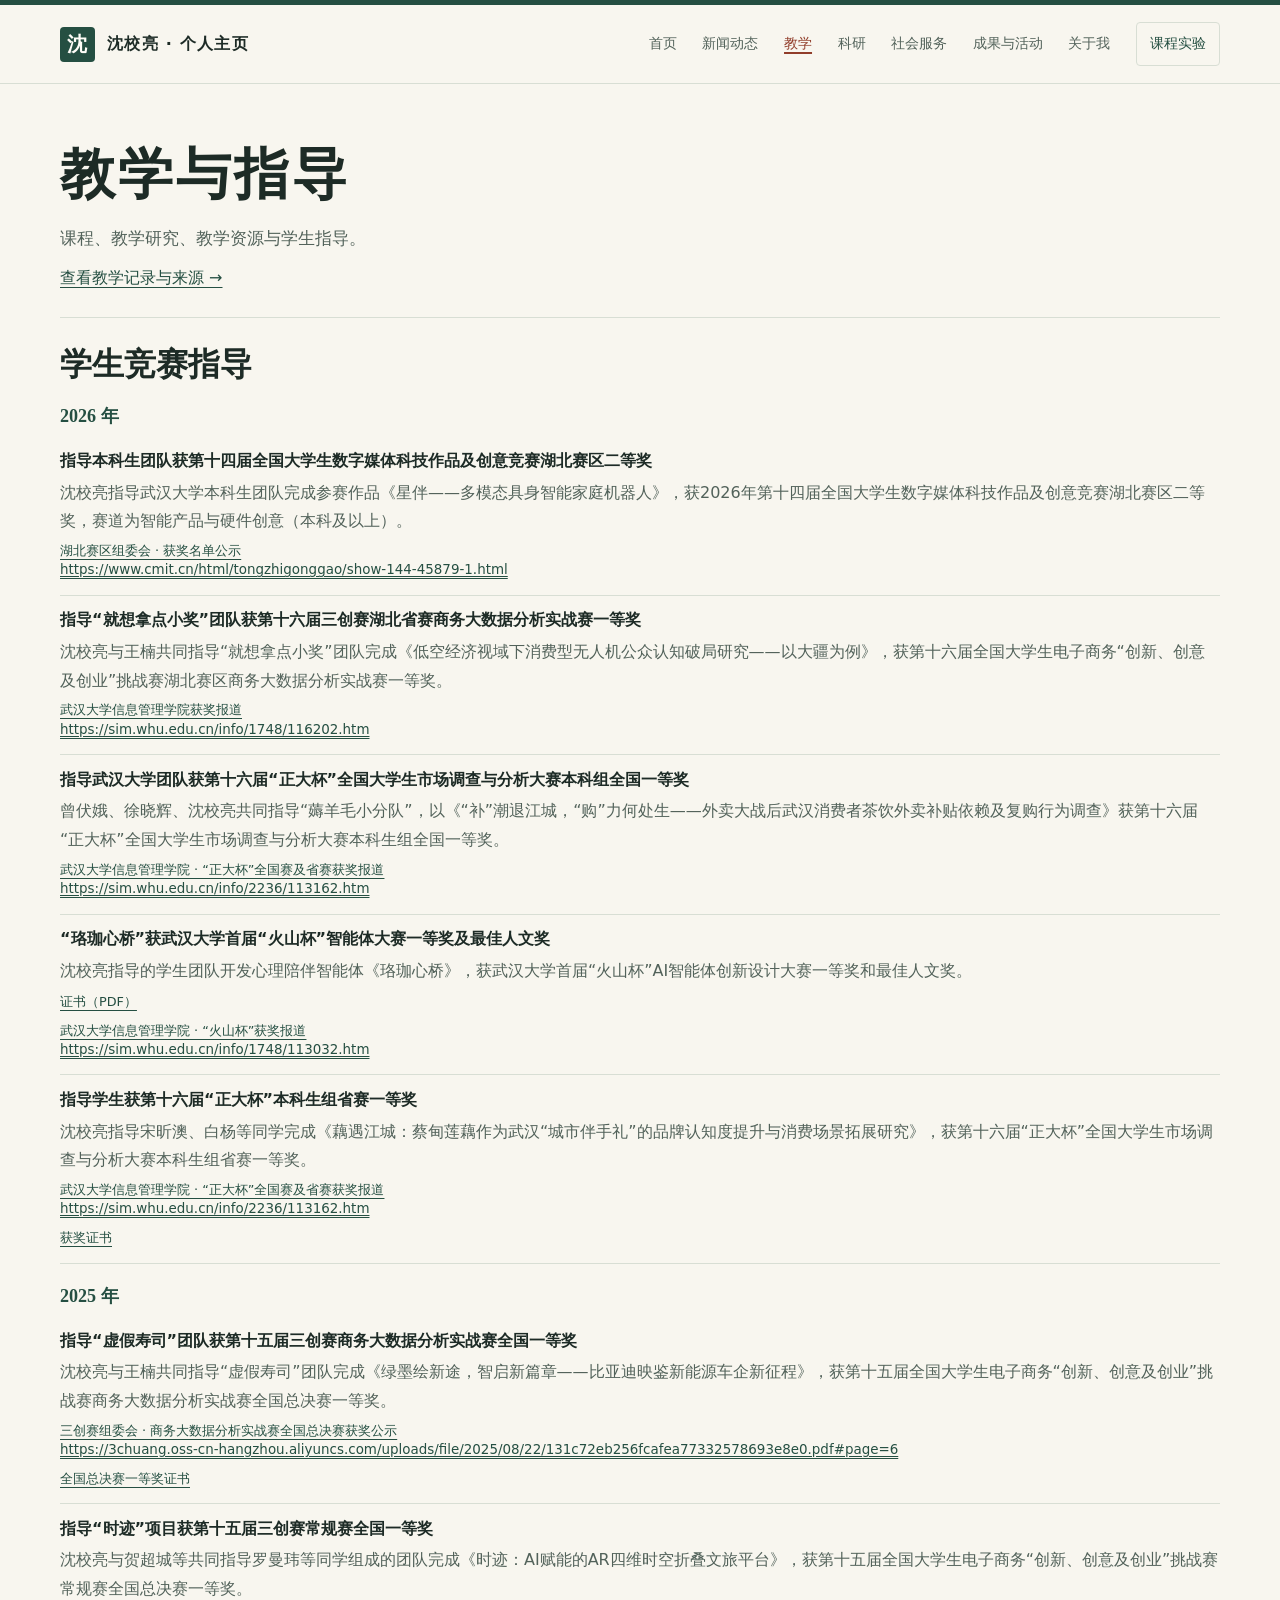
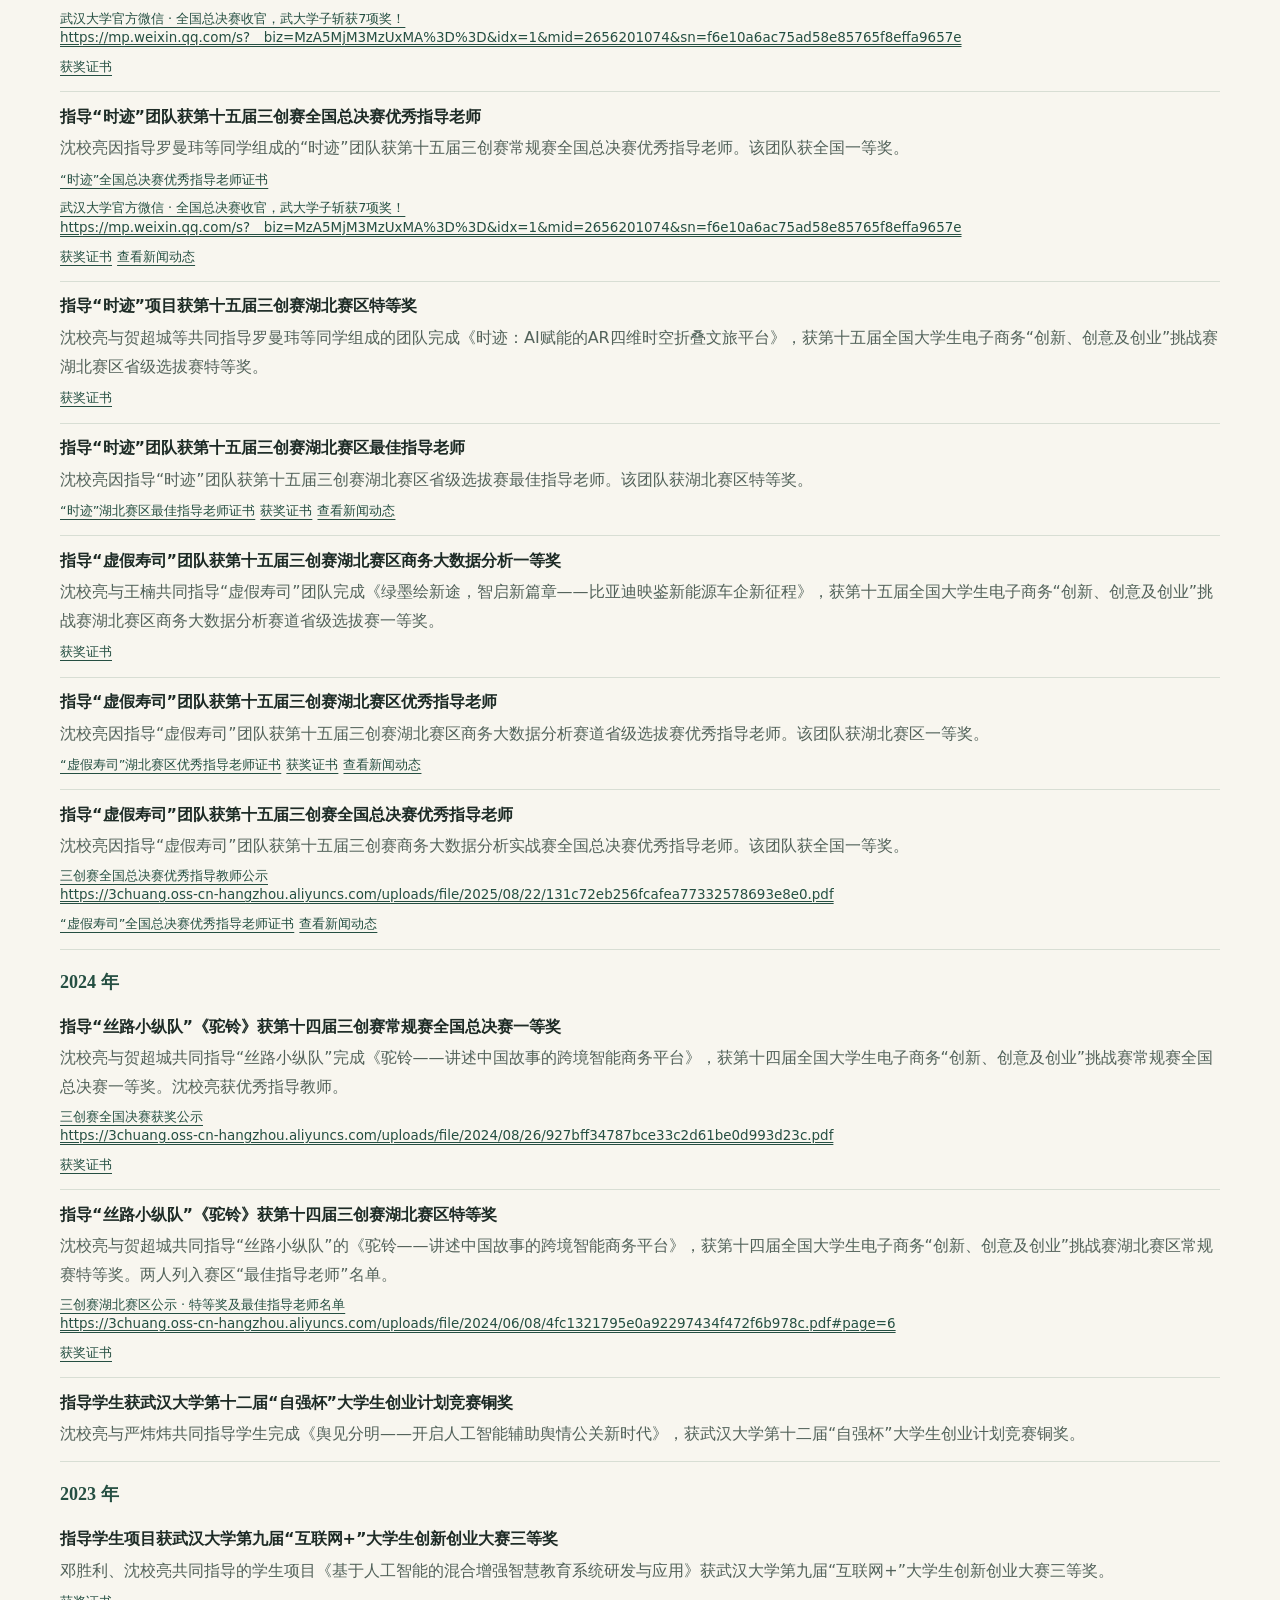
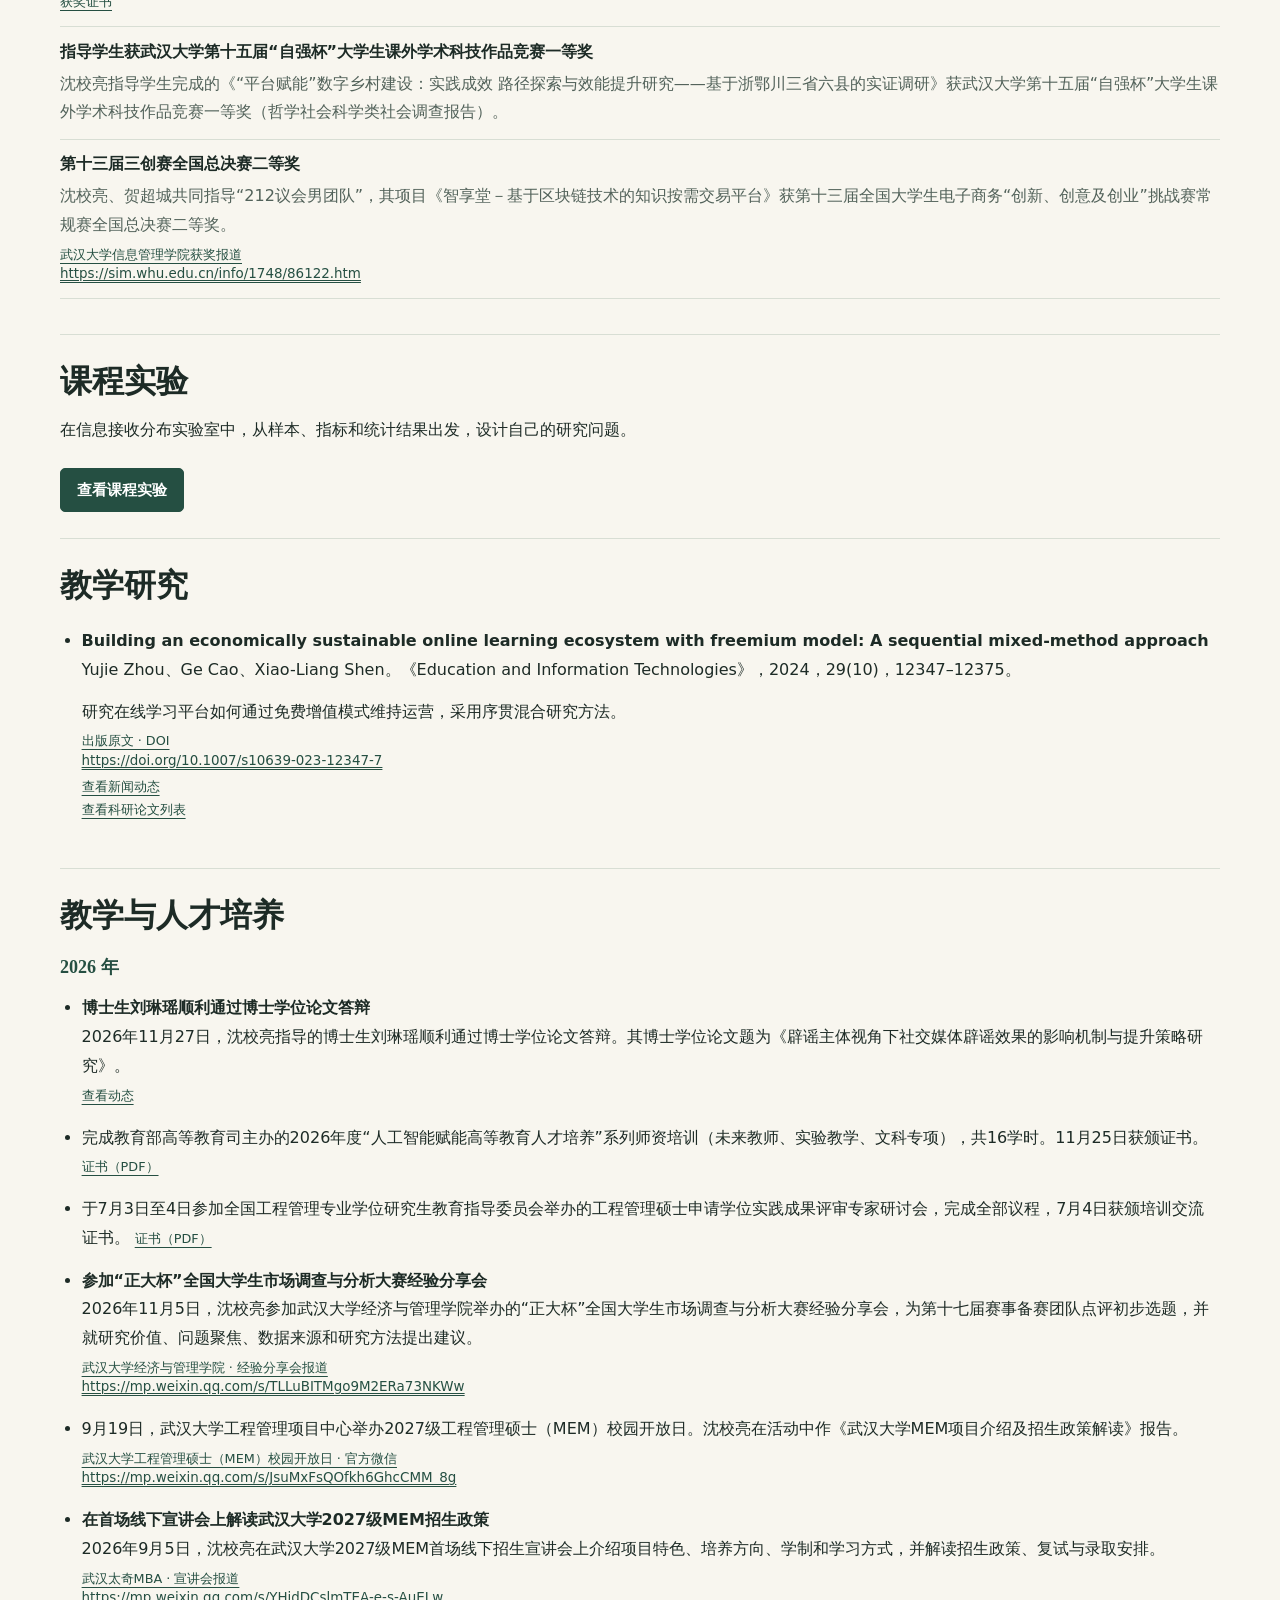
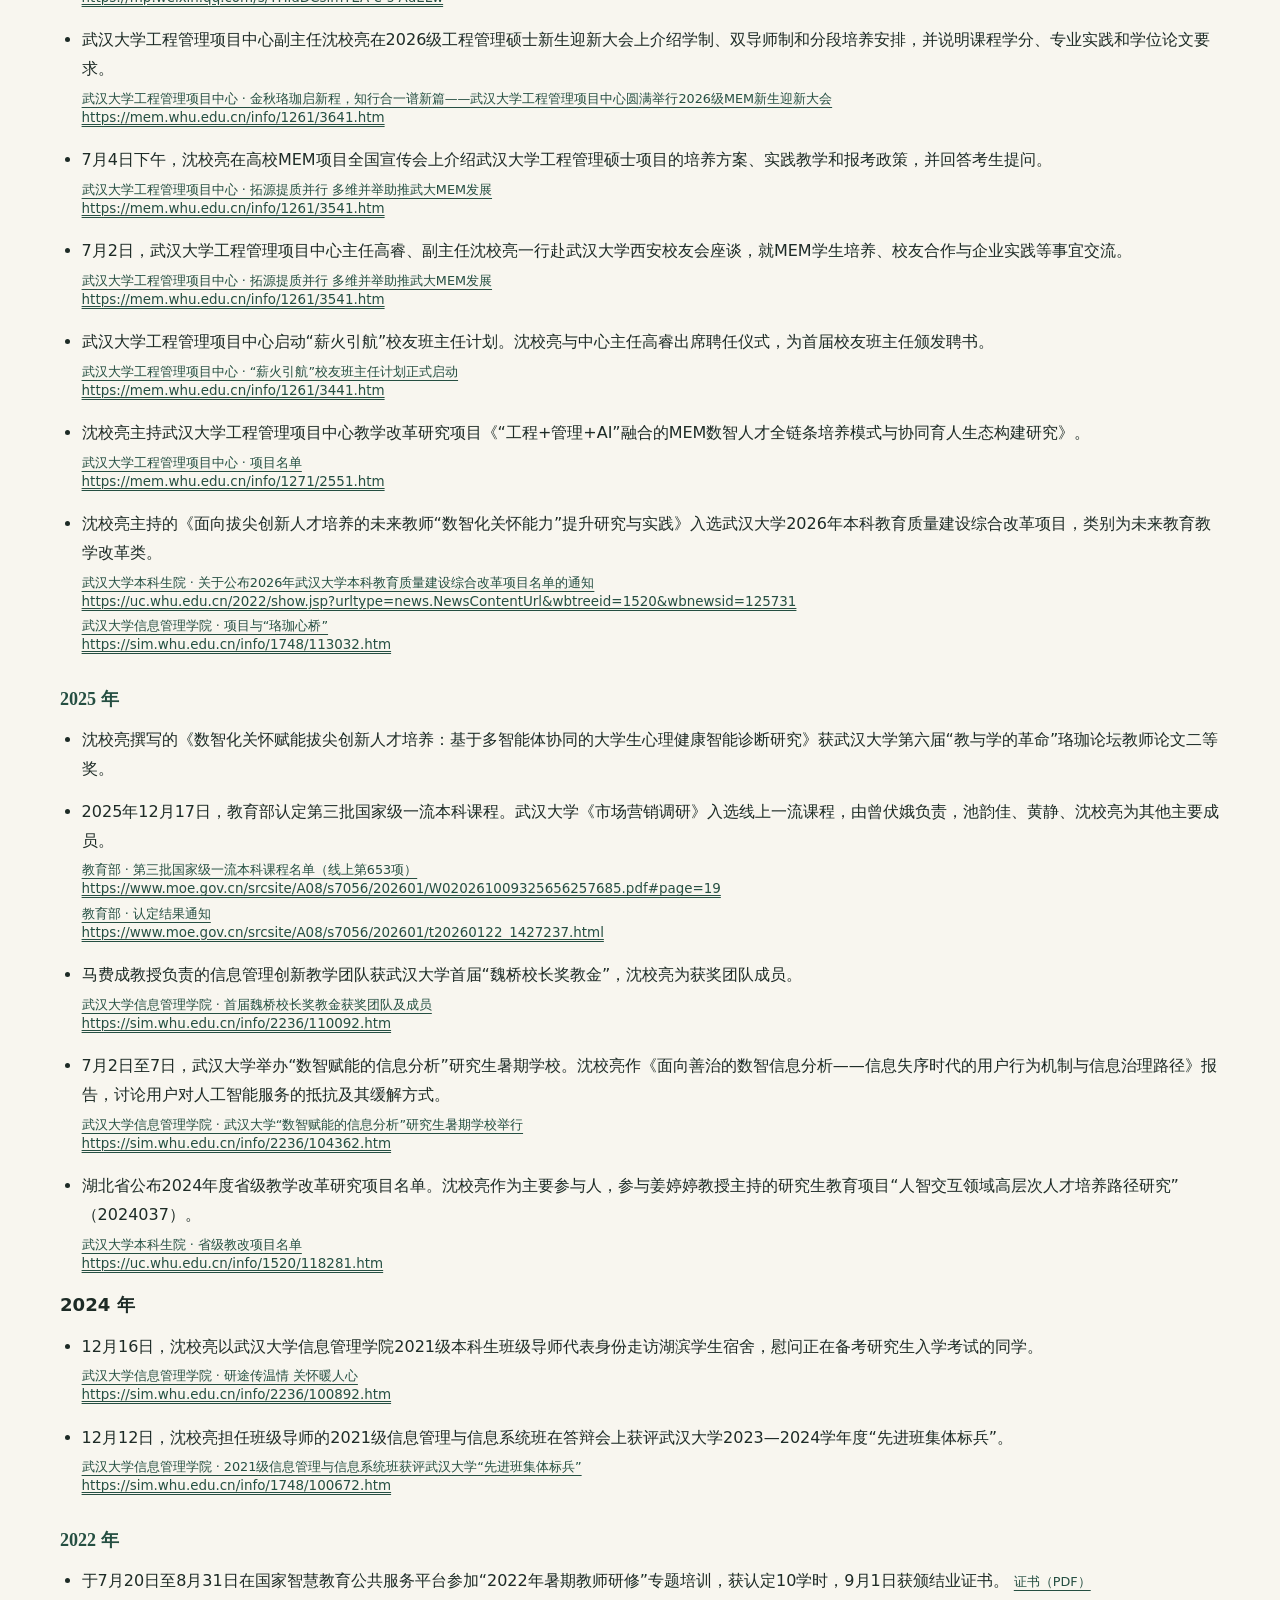
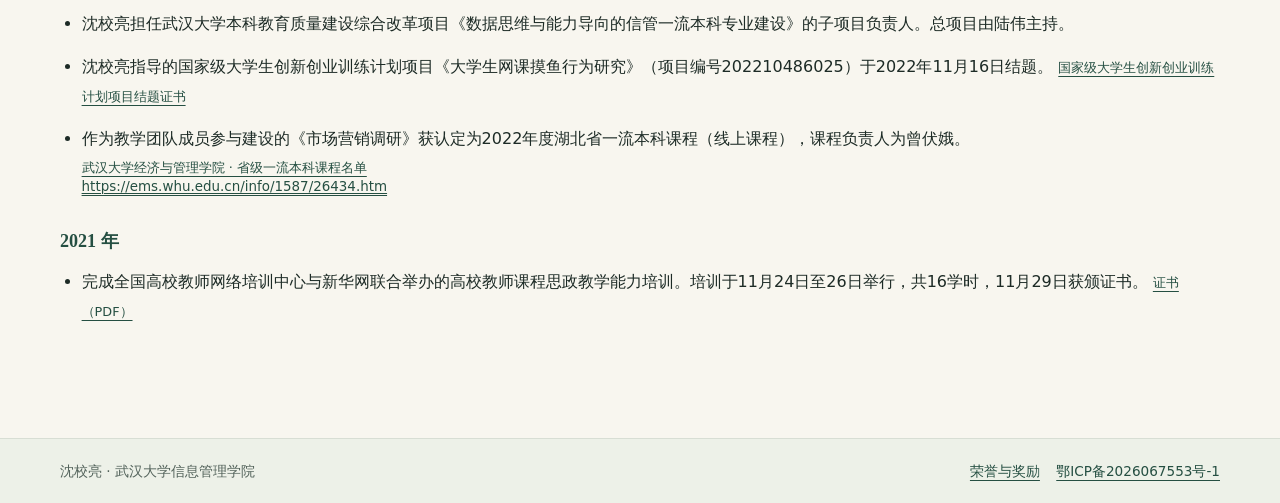
<file: site/teaching.html>
<!doctype html>
<html lang="zh-CN"><head><meta charset="utf-8"><meta name="viewport" content="width=device-width,initial-scale=1">
<meta name="description" content="武汉大学信息管理学院沈校亮的个人主页，包含研究成果、新闻动态、教学资源与课程实验。">
<title>教学与指导｜沈校亮个人主页</title><link rel="stylesheet" href="assets/site.css?v=8087e40f5af2"></head>
<body><a class="skip" href="#main">跳到正文</a>
<header class="site-head"><div class="wrap head"><a class="brand" href="index.html" target="_blank" rel="noopener"><span class="seal" aria-hidden="true">沈</span><span>沈校亮 · 个人主页</span></a><nav aria-label="主导航"><a class="nav-link" href="index.html" target="_blank" rel="noopener">首页</a><a class="nav-link" href="news.html" target="_blank" rel="noopener">新闻动态</a><a class="nav-link" href="teaching.html" aria-current="page" target="_blank" rel="noopener">教学</a><a class="nav-link" href="research.html" target="_blank" rel="noopener">科研</a><a class="nav-link" href="service.html" target="_blank" rel="noopener">社会服务</a><a class="nav-link" href="facts.html" target="_blank" rel="noopener">成果与活动</a><a class="nav-link" href="about.html" target="_blank" rel="noopener">关于我</a><a class="nav-link lab-link" href="information-reception-lab.html" target="_blank" rel="noopener">课程实验</a></nav></div></header>
<main id="main"><div class="wrap inner"><h1>教学与指导</h1><p class="lead">课程、教学研究、教学资源与学生指导。</p><a class="category-entry" href="facts.html?category=teaching" target="_blank" rel="noopener">查看教学记录与来源 →</a><section class="block student-results" id="students"><h2>学生竞赛指导</h2><h3 class="record-year">2026 年</h3><ul class="records student-awards"><li id="award-cmit-xingban-hubei-2026"><a class="award-title" href="facts.html#record-cmit-xingban-hubei-2026" target="_blank" rel="noopener">指导本科生团队获第十四届全国大学生数字媒体科技作品及创意竞赛湖北赛区二等奖</a><p>沈校亮指导武汉大学本科生团队完成参赛作品《星伴——多模态具身智能家庭机器人》，获2026年第十四届全国大学生数字媒体科技作品及创意竞赛湖北赛区二等奖，赛道为智能产品与硬件创意（本科及以上）。</p><a class="source external-source" href="https://www.cmit.cn/html/tongzhigonggao/show-144-45879-1.html" target="_blank" rel="noopener noreferrer"><span class="source-name">湖北赛区组委会 · 获奖名单公示</span><bdi class="source-url" dir="ltr">https://www.cmit.cn/html/tongzhigonggao/show-144-45879-1.html</bdi></a></li><li id="award-sanchuang-hubei-data-2026"><a class="award-title" href="facts.html#record-sanchuang-hubei-data-2026" target="_blank" rel="noopener">指导“就想拿点小奖”团队获第十六届三创赛湖北省赛商务大数据分析实战赛一等奖</a><p>沈校亮与王楠共同指导“就想拿点小奖”团队完成《低空经济视域下消费型无人机公众认知破局研究——以大疆为例》，获第十六届全国大学生电子商务“创新、创意及创业”挑战赛湖北赛区商务大数据分析实战赛一等奖。</p><a class="source external-source" href="https://sim.whu.edu.cn/info/1748/116202.htm" target="_blank" rel="noopener noreferrer"><span class="source-name">武汉大学信息管理学院获奖报道</span><bdi class="source-url" dir="ltr">https://sim.whu.edu.cn/info/1748/116202.htm</bdi></a></li><li id="award-teaching-market-survey-final-2026"><a class="award-title" href="facts.html#record-teaching-market-survey-final-2026" target="_blank" rel="noopener">指导武汉大学团队获第十六届“正大杯”全国大学生市场调查与分析大赛本科组全国一等奖</a><p>曾伏娥、徐晓辉、沈校亮共同指导“薅羊毛小分队”，以《“补”潮退江城，“购”力何处生——外卖大战后武汉消费者茶饮外卖补贴依赖及复购行为调查》获第十六届“正大杯”全国大学生市场调查与分析大赛本科生组全国一等奖。</p><a class="source external-source" href="https://sim.whu.edu.cn/info/2236/113162.htm" target="_blank" rel="noopener noreferrer"><span class="source-name">武汉大学信息管理学院 · “正大杯”全国赛及省赛获奖报道</span><bdi class="source-url" dir="ltr">https://sim.whu.edu.cn/info/2236/113162.htm</bdi></a></li><li id="award-huoshanbei-luojia-xinqiao-2026"><a class="award-title" href="facts.html#record-huoshanbei-luojia-xinqiao-2026" target="_blank" rel="noopener">“珞珈心桥”获武汉大学首届“火山杯”智能体大赛一等奖及最佳人文奖</a><p>沈校亮指导的学生团队开发心理陪伴智能体《珞珈心桥》，获武汉大学首届“火山杯”AI智能体创新设计大赛一等奖和最佳人文奖。</p><a class="source" href="assets/huoshanbei-luojia-xinqiao-2026.pdf?v=19d01534fcf4" target="_blank" rel="noopener">证书（PDF）</a> <a class="source external-source" href="https://sim.whu.edu.cn/info/1748/113032.htm" target="_blank" rel="noopener noreferrer"><span class="source-name">武汉大学信息管理学院 · “火山杯”获奖报道</span><bdi class="source-url" dir="ltr">https://sim.whu.edu.cn/info/1748/113032.htm</bdi></a></li><li id="award-teaching-market-survey-hubei-2026"><a class="award-title" href="facts.html#record-teaching-market-survey-hubei-2026" target="_blank" rel="noopener">指导学生获第十六届“正大杯”本科生组省赛一等奖</a><p>沈校亮指导宋昕澳、白杨等同学完成《藕遇江城：蔡甸莲藕作为武汉“城市伴手礼”的品牌认知度提升与消费场景拓展研究》，获第十六届“正大杯”全国大学生市场调查与分析大赛本科生组省赛一等奖。</p><a class="source external-source" href="https://sim.whu.edu.cn/info/2236/113162.htm" target="_blank" rel="noopener noreferrer"><span class="source-name">武汉大学信息管理学院 · “正大杯”全国赛及省赛获奖报道</span><bdi class="source-url" dir="ltr">https://sim.whu.edu.cn/info/2236/113162.htm</bdi></a><a class="source" href="assets/market-survey-lotus-hubei-2026.png?v=0dac1434f432" target="_blank" rel="noopener noreferrer">获奖证书</a></li></ul><h3 class="record-year">2025 年</h3><ul class="records student-awards"><li id="award-fact-9adbd6a8a7a3c1"><a class="award-title" href="facts.html#record-fact-9adbd6a8a7a3c1" target="_blank" rel="noopener">指导“虚假寿司”团队获第十五届三创赛商务大数据分析实战赛全国一等奖</a><p>沈校亮与王楠共同指导“虚假寿司”团队完成《绿墨绘新途，智启新篇章——比亚迪映鉴新能源车企新征程》，获第十五届全国大学生电子商务“创新、创意及创业”挑战赛商务大数据分析实战赛全国总决赛一等奖。</p><a class="source external-source" href="https://3chuang.oss-cn-hangzhou.aliyuncs.com/uploads/file/2025/08/22/131c72eb256fcafea77332578693e8e0.pdf#page=6" target="_blank" rel="noopener noreferrer"><span class="source-name">三创赛组委会 · 商务大数据分析实战赛全国总决赛获奖公示</span><bdi class="source-url" dir="ltr">https://3chuang.oss-cn-hangzhou.aliyuncs.com/uploads/file/2025/08/22/131c72eb256fcafea77332578693e8e0.pdf#page=6</bdi></a><a class="source" href="assets/sanchuang-byd-national-2025.jpg" target="_blank" rel="noopener noreferrer">全国总决赛一等奖证书</a></li><li id="award-fact-ec293fd07ed681"><a class="award-title" href="facts.html#record-fact-ec293fd07ed681" target="_blank" rel="noopener">指导“时迹”项目获第十五届三创赛常规赛全国一等奖</a><p>沈校亮与贺超城等共同指导罗曼玮等同学组成的团队完成《时迹：AI赋能的AR四维时空折叠文旅平台》，获第十五届全国大学生电子商务“创新、创意及创业”挑战赛常规赛全国总决赛一等奖。</p><a class="source external-source" href="https://mp.weixin.qq.com/s?__biz=MzA5MjM3MzUxMA%3D%3D&amp;idx=1&amp;mid=2656201074&amp;sn=f6e10a6ac75ad58e85765f8effa9657e" target="_blank" rel="noopener noreferrer"><span class="source-name">武汉大学官方微信 · 全国总决赛收官，武大学子斩获7项奖！</span><bdi class="source-url" dir="ltr">https://mp.weixin.qq.com/s?__biz=MzA5MjM3MzUxMA%3D%3D&amp;idx=1&amp;mid=2656201074&amp;sn=f6e10a6ac75ad58e85765f8effa9657e</bdi></a><a class="source" href="assets/sanchuang-shiji-national-2025.jpg" target="_blank" rel="noopener noreferrer">获奖证书</a></li><li id="award-sanchuang-shiji-national-instructor-2025"><a class="award-title" href="facts.html#record-sanchuang-shiji-national-instructor-2025" target="_blank" rel="noopener">指导“时迹”团队获第十五届三创赛全国总决赛优秀指导老师</a><p>沈校亮因指导罗曼玮等同学组成的“时迹”团队获第十五届三创赛常规赛全国总决赛优秀指导老师。该团队获全国一等奖。</p><a class="source" href="assets/sanchuang-shiji-national-instructor-2025.jpg" target="_blank" rel="noopener">“时迹”全国总决赛优秀指导老师证书</a> <a class="source external-source" href="https://mp.weixin.qq.com/s?__biz=MzA5MjM3MzUxMA%3D%3D&amp;idx=1&amp;mid=2656201074&amp;sn=f6e10a6ac75ad58e85765f8effa9657e" target="_blank" rel="noopener noreferrer"><span class="source-name">武汉大学官方微信 · 全国总决赛收官，武大学子斩获7项奖！</span><bdi class="source-url" dir="ltr">https://mp.weixin.qq.com/s?__biz=MzA5MjM3MzUxMA%3D%3D&amp;idx=1&amp;mid=2656201074&amp;sn=f6e10a6ac75ad58e85765f8effa9657e</bdi></a> <a class="source" href="assets/sanchuang-shiji-national-2025.jpg" target="_blank" rel="noopener">获奖证书</a> <a class="source" href="news.html#sanchuang-shiji-national-instructor-2025" target="_blank" rel="noopener">查看新闻动态</a></li><li id="award-sanchuang-shiji-hubei-2025"><a class="award-title" href="facts.html#record-sanchuang-shiji-hubei-2025" target="_blank" rel="noopener">指导“时迹”项目获第十五届三创赛湖北赛区特等奖</a><p>沈校亮与贺超城等共同指导罗曼玮等同学组成的团队完成《时迹：AI赋能的AR四维时空折叠文旅平台》，获第十五届全国大学生电子商务“创新、创意及创业”挑战赛湖北赛区省级选拔赛特等奖。</p><a class="source" href="assets/sanchuang-shiji-hubei-2025.webp?v=486f6b59c143" target="_blank" rel="noopener">获奖证书</a></li><li id="award-sanchuang-shiji-hubei-instructor-2025"><a class="award-title" href="facts.html#record-sanchuang-shiji-hubei-instructor-2025" target="_blank" rel="noopener">指导“时迹”团队获第十五届三创赛湖北赛区最佳指导老师</a><p>沈校亮因指导“时迹”团队获第十五届三创赛湖北赛区省级选拔赛最佳指导老师。该团队获湖北赛区特等奖。</p><a class="source" href="assets/sanchuang-shiji-hubei-instructor-2025.jpg" target="_blank" rel="noopener">“时迹”湖北赛区最佳指导老师证书</a> <a class="source" href="assets/sanchuang-shiji-hubei-2025.webp?v=486f6b59c143" target="_blank" rel="noopener">获奖证书</a> <a class="source" href="news.html#sanchuang-shiji-hubei-instructor-2025" target="_blank" rel="noopener">查看新闻动态</a></li><li id="award-sanchuang-byd-hubei-2025"><a class="award-title" href="facts.html#record-sanchuang-byd-hubei-2025" target="_blank" rel="noopener">指导“虚假寿司”团队获第十五届三创赛湖北赛区商务大数据分析一等奖</a><p>沈校亮与王楠共同指导“虚假寿司”团队完成《绿墨绘新途，智启新篇章——比亚迪映鉴新能源车企新征程》，获第十五届全国大学生电子商务“创新、创意及创业”挑战赛湖北赛区商务大数据分析赛道省级选拔赛一等奖。</p><a class="source" href="assets/sanchuang-byd-hubei-2025.webp?v=7b82152b2110" target="_blank" rel="noopener">获奖证书</a></li><li id="award-sanchuang-byd-hubei-instructor-2025"><a class="award-title" href="facts.html#record-sanchuang-byd-hubei-instructor-2025" target="_blank" rel="noopener">指导“虚假寿司”团队获第十五届三创赛湖北赛区优秀指导老师</a><p>沈校亮因指导“虚假寿司”团队获第十五届三创赛湖北赛区商务大数据分析赛道省级选拔赛优秀指导老师。该团队获湖北赛区一等奖。</p><a class="source" href="assets/sanchuang-byd-hubei-instructor-2025.jpg" target="_blank" rel="noopener">“虚假寿司”湖北赛区优秀指导老师证书</a> <a class="source" href="assets/sanchuang-byd-hubei-2025.webp?v=7b82152b2110" target="_blank" rel="noopener">获奖证书</a> <a class="source" href="news.html#sanchuang-byd-hubei-instructor-2025" target="_blank" rel="noopener">查看新闻动态</a></li><li id="award-excellent-sanchuang-instructor-2025"><a class="award-title" href="facts.html#record-excellent-sanchuang-instructor-2025" target="_blank" rel="noopener">指导“虚假寿司”团队获第十五届三创赛全国总决赛优秀指导老师</a><p>沈校亮因指导“虚假寿司”团队获第十五届三创赛商务大数据分析实战赛全国总决赛优秀指导老师。该团队获全国一等奖。</p><a class="source external-source" href="https://3chuang.oss-cn-hangzhou.aliyuncs.com/uploads/file/2025/08/22/131c72eb256fcafea77332578693e8e0.pdf" target="_blank" rel="noopener noreferrer"><span class="source-name">三创赛全国总决赛优秀指导教师公示</span><bdi class="source-url" dir="ltr">https://3chuang.oss-cn-hangzhou.aliyuncs.com/uploads/file/2025/08/22/131c72eb256fcafea77332578693e8e0.pdf</bdi></a> <a class="source" href="assets/sanchuang-byd-national-instructor-2025.jpg" target="_blank" rel="noopener">“虚假寿司”全国总决赛优秀指导老师证书</a> <a class="source" href="news.html#excellent-sanchuang-instructor-2025" target="_blank" rel="noopener">查看新闻动态</a></li></ul><h3 class="record-year">2024 年</h3><ul class="records student-awards"><li id="award-teaching-sanchuang-national-2024"><a class="award-title" href="facts.html#record-teaching-sanchuang-national-2024" target="_blank" rel="noopener">指导“丝路小纵队”《驼铃》获第十四届三创赛常规赛全国总决赛一等奖</a><p>沈校亮与贺超城共同指导“丝路小纵队”完成《驼铃——讲述中国故事的跨境智能商务平台》，获第十四届全国大学生电子商务“创新、创意及创业”挑战赛常规赛全国总决赛一等奖。沈校亮获优秀指导教师。</p><a class="source external-source" href="https://3chuang.oss-cn-hangzhou.aliyuncs.com/uploads/file/2024/08/26/927bff34787bce33c2d61be0d993d23c.pdf" target="_blank" rel="noopener noreferrer"><span class="source-name">三创赛全国决赛获奖公示</span><bdi class="source-url" dir="ltr">https://3chuang.oss-cn-hangzhou.aliyuncs.com/uploads/file/2024/08/26/927bff34787bce33c2d61be0d993d23c.pdf</bdi></a><a class="source" href="assets/sanchuang-silu-national-2024.jpg" target="_blank" rel="noopener noreferrer">获奖证书</a></li><li id="award-teaching-sanchuang-hubei-2024"><a class="award-title" href="facts.html#record-teaching-sanchuang-hubei-2024" target="_blank" rel="noopener">指导“丝路小纵队”《驼铃》获第十四届三创赛湖北赛区特等奖</a><p>沈校亮与贺超城共同指导“丝路小纵队”的《驼铃——讲述中国故事的跨境智能商务平台》，获第十四届全国大学生电子商务“创新、创意及创业”挑战赛湖北赛区常规赛特等奖。两人列入赛区“最佳指导老师”名单。</p><a class="source external-source" href="https://3chuang.oss-cn-hangzhou.aliyuncs.com/uploads/file/2024/06/08/4fc1321795e0a92297434f472f6b978c.pdf#page=6" target="_blank" rel="noopener noreferrer"><span class="source-name">三创赛湖北赛区公示 · 特等奖及最佳指导老师名单</span><bdi class="source-url" dir="ltr">https://3chuang.oss-cn-hangzhou.aliyuncs.com/uploads/file/2024/06/08/4fc1321795e0a92297434f472f6b978c.pdf#page=6</bdi></a><a class="source" href="assets/sanchuang-silu-hubei-2024.jpg" target="_blank" rel="noopener noreferrer">获奖证书</a></li><li id="award-ziqiang-entrepreneurship-bronze-2024"><a class="award-title" href="facts.html#record-ziqiang-entrepreneurship-bronze-2024" target="_blank" rel="noopener">指导学生获武汉大学第十二届“自强杯”大学生创业计划竞赛铜奖</a><p>沈校亮与严炜炜共同指导学生完成《舆见分明——开启人工智能辅助舆情公关新时代》，获武汉大学第十二届“自强杯”大学生创业计划竞赛铜奖。</p></li></ul><h3 class="record-year">2023 年</h3><ul class="records student-awards"><li id="award-teaching-internet-plus"><a class="award-title" href="facts.html#record-teaching-internet-plus" target="_blank" rel="noopener">指导学生项目获武汉大学第九届“互联网+”大学生创新创业大赛三等奖</a><p>邓胜利、沈校亮共同指导的学生项目《基于人工智能的混合增强智慧教育系统研发与应用》获武汉大学第九届“互联网+”大学生创新创业大赛三等奖。</p><a class="source" href="assets/internet-plus-2023-whu-third.webp?v=e882c7cafdfc" target="_blank" rel="noopener">获奖证书</a></li><li id="award-teaching-ziqiang"><a class="award-title" href="facts.html#record-teaching-ziqiang" target="_blank" rel="noopener">指导学生获武汉大学第十五届“自强杯”大学生课外学术科技作品竞赛一等奖</a><p>沈校亮指导学生完成的《“平台赋能”数字乡村建设：实践成效 路径探索与效能提升研究——基于浙鄂川三省六县的实证调研》获武汉大学第十五届“自强杯”大学生课外学术科技作品竞赛一等奖（哲学社会科学类社会调查报告）。</p></li><li id="award-teaching-sanchuang-national-2023"><a class="award-title" href="facts.html#record-teaching-sanchuang-national-2023" target="_blank" rel="noopener">第十三届三创赛全国总决赛二等奖</a><p>沈校亮、贺超城共同指导“212议会男团队”，其项目《智享堂－基于区块链技术的知识按需交易平台》获第十三届全国大学生电子商务“创新、创意及创业”挑战赛常规赛全国总决赛二等奖。</p><a class="source external-source" href="https://sim.whu.edu.cn/info/1748/86122.htm" target="_blank" rel="noopener noreferrer"><span class="source-name">武汉大学信息管理学院获奖报道</span><bdi class="source-url" dir="ltr">https://sim.whu.edu.cn/info/1748/86122.htm</bdi></a></li></ul></section><section class="block"><h2>课程实验</h2><p>在信息接收分布实验室中，从样本、指标和统计结果出发，设计自己的研究问题。</p><div class="actions"><a class="button" href="information-reception-lab.html" target="_blank" rel="noopener">查看课程实验</a></div></section><section class="block" id="teaching-research"><h2>教学研究</h2><ul class="records"><li id="teaching-study-eait"><a class="award-title" href="https://doi.org/10.1007/s10639-023-12347-7" target="_blank" rel="noopener noreferrer">Building an economically sustainable online learning ecosystem with freemium model: A sequential mixed-method approach</a><p>Yujie Zhou、Ge Cao、Xiao-Liang Shen。《Education and Information Technologies》，2024，29(10)，12347–12375。</p><p>研究在线学习平台如何通过免费增值模式维持运营，采用序贯混合研究方法。</p><p class="source-address"><a class="source external-source" href="https://doi.org/10.1007/s10639-023-12347-7" target="_blank" rel="noopener noreferrer"><span class="source-name">出版原文 · DOI</span><bdi class="source-url" dir="ltr">https://doi.org/10.1007/s10639-023-12347-7</bdi></a> <a class="source" href="news.html#pub-39d2a0baefd7e3" target="_blank" rel="noopener">查看新闻动态</a> <a class="source" href="research.html#paper-pub-39d2a0baefd7e3" target="_blank" rel="noopener">查看科研论文列表</a></p></li></ul></section><section class="block" id="academic-records"><h2>教学与人才培养</h2><h3 class="record-year">2026 年</h3><ul class="records sourced"><li id="liu-linyao-phd-defence-2026"><a class="award-title" href="facts.html#record-liu-linyao-phd-defence-2026" target="_blank" rel="noopener">博士生刘琳瑶顺利通过博士学位论文答辩</a><p>2026年11月27日，沈校亮指导的博士生刘琳瑶顺利通过博士学位论文答辩。其博士学位论文题为《辟谣主体视角下社交媒体辟谣效果的影响机制与提升策略研究》。</p><a class="source" href="news.html#liu-linyao-phd-defence-2026" target="_blank" rel="noopener">查看动态</a></li><li>完成教育部高等教育司主办的2026年度“人工智能赋能高等教育人才培养”系列师资培训（未来教师、实验教学、文科专项），共16学时。11月25日获颁证书。 <a class="source" href="assets/ai-faculty-training-2026.pdf?v=2d21a36dca5c" target="_blank" rel="noopener">证书（PDF）</a></li><li>于7月3日至4日参加全国工程管理专业学位研究生教育指导委员会举办的工程管理硕士申请学位实践成果评审专家研讨会，完成全部议程，7月4日获颁培训交流证书。 <a class="source" href="assets/mem-assessor-training-2026.pdf?v=474898e0d213" target="_blank" rel="noopener">证书（PDF）</a></li><li id="cp-cup-experience-sharing-2026"><a class="award-title" href="facts.html#record-cp-cup-experience-sharing-2026" target="_blank" rel="noopener">参加“正大杯”全国大学生市场调查与分析大赛经验分享会</a><p>2026年11月5日，沈校亮参加武汉大学经济与管理学院举办的“正大杯”全国大学生市场调查与分析大赛经验分享会，为第十七届赛事备赛团队点评初步选题，并就研究价值、问题聚焦、数据来源和研究方法提出建议。</p> <a class="source external-source" href="https://mp.weixin.qq.com/s/TLLuBITMgo9M2ERa73NKWw" target="_blank" rel="noopener noreferrer"><span class="source-name">武汉大学经济与管理学院 · 经验分享会报道</span><bdi class="source-url" dir="ltr">https://mp.weixin.qq.com/s/TLLuBITMgo9M2ERa73NKWw</bdi></a></li><li id="whu-mem-open-day-2026">9月19日，武汉大学工程管理项目中心举办2027级工程管理硕士（MEM）校园开放日。沈校亮在活动中作《武汉大学MEM项目介绍及招生政策解读》报告。 <a class="source external-source" href="https://mp.weixin.qq.com/s/JsuMxFsQOfkh6GhcCMM_8g" target="_blank" rel="noopener noreferrer"><span class="source-name">武汉大学工程管理硕士（MEM）校园开放日 · 官方微信</span><bdi class="source-url" dir="ltr">https://mp.weixin.qq.com/s/JsuMxFsQOfkh6GhcCMM_8g</bdi></a></li><li id="mem-offline-admissions-briefing-2026"><a class="award-title" href="facts.html#record-mem-offline-admissions-briefing-2026" target="_blank" rel="noopener">在首场线下宣讲会上解读武汉大学2027级MEM招生政策</a><p>2026年9月5日，沈校亮在武汉大学2027级MEM首场线下招生宣讲会上介绍项目特色、培养方向、学制和学习方式，并解读招生政策、复试与录取安排。</p> <a class="source external-source" href="https://mp.weixin.qq.com/s/YHidDCslmTEA-e-s-AuELw" target="_blank" rel="noopener noreferrer"><span class="source-name">武汉太奇MBA · 宣讲会报道</span><bdi class="source-url" dir="ltr">https://mp.weixin.qq.com/s/YHidDCslmTEA-e-s-AuELw</bdi></a></li><li id="mem-welcome-2026">武汉大学工程管理项目中心副主任沈校亮在2026级工程管理硕士新生迎新大会上介绍学制、双导师制和分段培养安排，并说明课程学分、专业实践和学位论文要求。 <a class="source external-source" href="https://mem.whu.edu.cn/info/1261/3641.htm" target="_blank" rel="noopener noreferrer"><span class="source-name">武汉大学工程管理项目中心 · 金秋珞珈启新程，知行合一谱新篇——武汉大学工程管理项目中心圆满举行2026级MEM新生迎新大会</span><bdi class="source-url" dir="ltr">https://mem.whu.edu.cn/info/1261/3641.htm</bdi></a></li><li id="mem-national-presentation-2026">7月4日下午，沈校亮在高校MEM项目全国宣传会上介绍武汉大学工程管理硕士项目的培养方案、实践教学和报考政策，并回答考生提问。 <a class="source external-source" href="https://mem.whu.edu.cn/info/1261/3541.htm" target="_blank" rel="noopener noreferrer"><span class="source-name">武汉大学工程管理项目中心 · 拓源提质并行 多维并举助推武大MEM发展</span><bdi class="source-url" dir="ltr">https://mem.whu.edu.cn/info/1261/3541.htm</bdi></a></li><li id="mem-xian-alumni-2026">7月2日，武汉大学工程管理项目中心主任高睿、副主任沈校亮一行赴武汉大学西安校友会座谈，就MEM学生培养、校友合作与企业实践等事宜交流。 <a class="source external-source" href="https://mem.whu.edu.cn/info/1261/3541.htm" target="_blank" rel="noopener noreferrer"><span class="source-name">武汉大学工程管理项目中心 · 拓源提质并行 多维并举助推武大MEM发展</span><bdi class="source-url" dir="ltr">https://mem.whu.edu.cn/info/1261/3541.htm</bdi></a></li><li id="mem-alumni-advisors-2026">武汉大学工程管理项目中心启动“薪火引航”校友班主任计划。沈校亮与中心主任高睿出席聘任仪式，为首届校友班主任颁发聘书。 <a class="source external-source" href="https://mem.whu.edu.cn/info/1261/3441.htm" target="_blank" rel="noopener noreferrer"><span class="source-name">武汉大学工程管理项目中心 · “薪火引航”校友班主任计划正式启动</span><bdi class="source-url" dir="ltr">https://mem.whu.edu.cn/info/1261/3441.htm</bdi></a></li><li>沈校亮主持武汉大学工程管理项目中心教学改革研究项目《“工程+管理+AI”融合的MEM数智人才全链条培养模式与协同育人生态构建研究》。 <a class="source external-source" href="https://mem.whu.edu.cn/info/1271/2551.htm" target="_blank" rel="noopener noreferrer"><span class="source-name">武汉大学工程管理项目中心 · 项目名单</span><bdi class="source-url" dir="ltr">https://mem.whu.edu.cn/info/1271/2551.htm</bdi></a></li><li>沈校亮主持的《面向拔尖创新人才培养的未来教师“数智化关怀能力”提升研究与实践》入选武汉大学2026年本科教育质量建设综合改革项目，类别为未来教育教学改革类。 <a class="source external-source" href="https://uc.whu.edu.cn/2022/show.jsp?urltype=news.NewsContentUrl&amp;wbtreeid=1520&amp;wbnewsid=125731" target="_blank" rel="noopener noreferrer"><span class="source-name">武汉大学本科生院 · 关于公布2026年武汉大学本科教育质量建设综合改革项目名单的通知</span><bdi class="source-url" dir="ltr">https://uc.whu.edu.cn/2022/show.jsp?urltype=news.NewsContentUrl&amp;wbtreeid=1520&amp;wbnewsid=125731</bdi></a> <a class="source external-source" href="https://sim.whu.edu.cn/info/1748/113032.htm" target="_blank" rel="noopener noreferrer"><span class="source-name">武汉大学信息管理学院 · 项目与“珞珈心桥”</span><bdi class="source-url" dir="ltr">https://sim.whu.edu.cn/info/1748/113032.htm</bdi></a></li></ul><h3 class="record-year">2025 年</h3><ul class="records sourced"><li>沈校亮撰写的《数智化关怀赋能拔尖创新人才培养：基于多智能体协同的大学生心理健康智能诊断研究》获武汉大学第六届“教与学的革命”珞珈论坛教师论文二等奖。 </li><li>2025年12月17日，教育部认定第三批国家级一流本科课程。武汉大学《市场营销调研》入选线上一流课程，由曾伏娥负责，池韵佳、黄静、沈校亮为其他主要成员。 <a class="source external-source" href="https://www.moe.gov.cn/srcsite/A08/s7056/202601/W020261009325656257685.pdf#page=19" target="_blank" rel="noopener noreferrer"><span class="source-name">教育部 · 第三批国家级一流本科课程名单（线上第653项）</span><bdi class="source-url" dir="ltr">https://www.moe.gov.cn/srcsite/A08/s7056/202601/W020261009325656257685.pdf#page=19</bdi></a> <a class="source external-source" href="https://www.moe.gov.cn/srcsite/A08/s7056/202601/t20260122_1427237.html" target="_blank" rel="noopener noreferrer"><span class="source-name">教育部 · 认定结果通知</span><bdi class="source-url" dir="ltr">https://www.moe.gov.cn/srcsite/A08/s7056/202601/t20260122_1427237.html</bdi></a></li><li>马费成教授负责的信息管理创新教学团队获武汉大学首届“魏桥校长奖教金”，沈校亮为获奖团队成员。 <a class="source external-source" href="https://sim.whu.edu.cn/info/2236/110092.htm" target="_blank" rel="noopener noreferrer"><span class="source-name">武汉大学信息管理学院 · 首届魏桥校长奖教金获奖团队及成员</span><bdi class="source-url" dir="ltr">https://sim.whu.edu.cn/info/2236/110092.htm</bdi></a></li><li id="sim-information-analysis-summer-school-2025">7月2日至7日，武汉大学举办“数智赋能的信息分析”研究生暑期学校。沈校亮作《面向善治的数智信息分析——信息失序时代的用户行为机制与信息治理路径》报告，讨论用户对人工智能服务的抵抗及其缓解方式。 <a class="source external-source" href="https://sim.whu.edu.cn/info/2236/104362.htm" target="_blank" rel="noopener noreferrer"><span class="source-name">武汉大学信息管理学院 · 武汉大学“数智赋能的信息分析”研究生暑期学校举行</span><bdi class="source-url" dir="ltr">https://sim.whu.edu.cn/info/2236/104362.htm</bdi></a></li><li>湖北省公布2024年度省级教学改革研究项目名单。沈校亮作为主要参与人，参与姜婷婷教授主持的研究生教育项目“人智交互领域高层次人才培养路径研究”（2024037）。 <a class="source external-source" href="https://uc.whu.edu.cn/info/1520/118281.htm" target="_blank" rel="noopener noreferrer"><span class="source-name">武汉大学本科生院 · 省级教改项目名单</span><bdi class="source-url" dir="ltr">https://uc.whu.edu.cn/info/1520/118281.htm</bdi></a></li></ul><h3>2024 年</h3><ul class="records"><li id="sim-class-mentor-visit-2024">12月16日，沈校亮以武汉大学信息管理学院2021级本科生班级导师代表身份走访湖滨学生宿舍，慰问正在备考研究生入学考试的同学。 <a class="source external-source" href="https://sim.whu.edu.cn/info/2236/100892.htm" target="_blank" rel="noopener noreferrer"><span class="source-name">武汉大学信息管理学院 · 研途传温情 关怀暖人心</span><bdi class="source-url" dir="ltr">https://sim.whu.edu.cn/info/2236/100892.htm</bdi></a></li><li id="sim-class-mentor-award-2024">12月12日，沈校亮担任班级导师的2021级信息管理与信息系统班在答辩会上获评武汉大学2023—2024学年度“先进班集体标兵”。 <a class="source external-source" href="https://sim.whu.edu.cn/info/1748/100672.htm" target="_blank" rel="noopener noreferrer"><span class="source-name">武汉大学信息管理学院 · 2021级信息管理与信息系统班获评武汉大学“先进班集体标兵”</span><bdi class="source-url" dir="ltr">https://sim.whu.edu.cn/info/1748/100672.htm</bdi></a></li></ul><h3 class="record-year">2022 年</h3><ul class="records sourced"><li>于7月20日至8月31日在国家智慧教育公共服务平台参加“2022年暑期教师研修”专题培训，获认定10学时，9月1日获颁结业证书。 <a class="source" href="assets/summer-teacher-training-2022.pdf?v=20fdf8cae463" target="_blank" rel="noopener">证书（PDF）</a></li><li>沈校亮担任武汉大学本科教育质量建设综合改革项目《数据思维与能力导向的信管一流本科专业建设》的子项目负责人。总项目由陆伟主持。 </li><li id="project-student-innovation-online-class-2022">沈校亮指导的国家级大学生创新创业训练计划项目《大学生网课摸鱼行为研究》（项目编号202210486025）于2022年11月16日结题。 <a class="source" href="assets/innovation-training-2022-completion.webp?v=48a9fd0e9c4e" target="_blank" rel="noopener">国家级大学生创新创业训练计划项目结题证书</a></li><li>作为教学团队成员参与建设的《市场营销调研》获认定为2022年度湖北省一流本科课程（线上课程），课程负责人为曾伏娥。 <a class="source external-source" href="https://ems.whu.edu.cn/info/1587/26434.htm" target="_blank" rel="noopener noreferrer"><span class="source-name">武汉大学经济与管理学院 · 省级一流本科课程名单</span><bdi class="source-url" dir="ltr">https://ems.whu.edu.cn/info/1587/26434.htm</bdi></a></li></ul><h3 class="record-year">2021 年</h3><ul class="records sourced"><li>完成全国高校教师网络培训中心与新华网联合举办的高校教师课程思政教学能力培训。培训于11月24日至26日举行，共16学时，11月29日获颁证书。 <a class="source" href="assets/faculty-curriculum-2021.pdf?v=ed3905b5aec9" target="_blank" rel="noopener">证书（PDF）</a></li></ul></section></div></main>
<footer class="site-foot"><div class="wrap foot"><span>沈校亮 · 武汉大学信息管理学院</span><span><a href="honors.html" target="_blank" rel="noopener">荣誉与奖励</a>   <a href="https://beian.miit.gov.cn/" target="_blank" rel="noopener">鄂ICP备2026067553号-1</a></span></div></footer>
</body></html>
</file>
<file: site/assets/site.css>
:root{color-scheme:light;--paper:#f8f6ef;--white:#fffdf8;--ink:#1d2b26;--muted:#52625a;--green:#254f42;--rust:#913d2a;--line:#d8ded4;--wash:#edf1e8;--serif:"Noto Serif CJK SC","Songti SC",STSong,SimSun,Georgia,serif;--sans:"PingFang SC","Microsoft YaHei","Noto Sans CJK SC",system-ui,sans-serif}
*{box-sizing:border-box}body{margin:0;background:var(--paper);color:var(--ink);font:16px/1.8 var(--sans)}a{color:var(--green);text-underline-offset:4px}a:focus-visible{outline:2px solid var(--rust);outline-offset:4px}.wrap{max-width:1160px;width:calc(100% - 72px);margin-inline:auto}.skip{position:absolute;top:-4em;left:1rem}.skip:focus{top:1rem;z-index:9;background:var(--white)}.site-head{border-top:5px solid var(--green);border-bottom:1px solid var(--line)}.head{display:flex;align-items:center;justify-content:space-between;gap:30px;min-height:78px}.brand{display:inline-flex;align-items:center;gap:12px;color:var(--ink);text-decoration:none;font-weight:750;white-space:nowrap;letter-spacing:.08em}.seal{background:var(--green);color:var(--white);display:grid;place-items:center;width:35px;height:35px;border-radius:4px;font:700 20px var(--serif)}nav{display:flex;gap:clamp(12px,2vw,28px);align-items:center}.nav-link{display:inline-flex;align-items:center;min-height:44px;white-space:nowrap;text-decoration:none;font-size:14px;color:var(--muted)}.nav-link:hover,.nav-link[aria-current=page]{color:var(--rust);text-decoration:underline;text-decoration-thickness:2px}.nav-link.lab-link{padding:0 13px;border:1px solid var(--line);border-radius:4px;color:var(--green)}h1,h2,h3,p{margin:0}h1,h2,h3{line-height:1.25;overflow-wrap:anywhere}h1,h2{font-family:var(--serif);font-weight:750}h1{font-size:clamp(2.6rem,5vw,4.25rem);letter-spacing:.055em}h2{font-size:clamp(1.55rem,3vw,2rem)}h3{font-size:1.13rem}p+p{margin-top:.8rem}.intro{padding:70px 0 64px;display:grid;grid-template-columns:280px minmax(0,1fr);gap:clamp(28px,7vw,95px);align-items:center}.portrait{margin:0}.picture{position:relative;aspect-ratio:4/5;overflow:hidden;background:#e2ebe0;border:1px solid var(--line);border-radius:8px;display:grid;place-items:center}.picture span{font:700 5.1rem var(--serif);color:var(--green);opacity:.74}.picture img{position:absolute;inset:0;width:100%;height:100%;object-fit:cover;object-position:center 28%}.portrait figcaption{font-size:.75rem;color:var(--muted);margin-top:5px}.eyebrow{font-size:.8rem;color:var(--rust);letter-spacing:.14em;font-weight:700;margin:0 0 11px}.name-en{font-family:Georgia,serif;color:var(--muted);font-size:1.05rem;letter-spacing:.06em;margin-top:6px}.affiliation{font-size:1.1rem;color:var(--green);font-weight:700;margin:19px 0 10px}.bio{max-width:590px;color:var(--muted);font-size:1rem}.actions{margin-top:23px;display:flex;flex-wrap:wrap;gap:10px}.button{display:inline-flex;align-items:center;justify-content:center;gap:8px;min-height:44px;padding:8px 16px;border:1px solid var(--green);border-radius:5px;text-decoration:none;font-weight:700;background:var(--green);color:white;font-size:.91rem}.button:hover{background:#16392f}.button.secondary{background:transparent;color:var(--green);border-color:#adbfb1}.button.secondary:hover{background:var(--wash)}.news-panel{border-top:1px solid var(--line);padding:33px 0 60px}.section-top{display:flex;justify-content:space-between;align-items:baseline;gap:12px;margin-bottom:16px}.entries{list-style:none;padding:0;margin:0}.entries li{border-top:1px solid var(--line);padding:18px 0;display:grid;grid-template-columns:112px 1fr;gap:16px}.entries li:last-child{border-bottom:1px solid var(--line)}time{font-variant-numeric:tabular-nums;color:var(--muted);font-size:.86rem;white-space:nowrap}.entry-title{color:var(--ink);font-weight:750;text-decoration:none}.entry-title:hover{text-decoration:underline}.entries p{font-size:.9rem;color:var(--muted);margin-top:3px}.category{font-size:.75rem;color:var(--rust);margin-right:10px;white-space:nowrap}.inner{padding:56px 0 70px;min-height:66vh}.inner h1{font-size:clamp(2.1rem,5vw,3.45rem)}.lead{font-size:1.05rem;color:var(--muted);margin:14px 0 30px;max-width:730px}.block{padding:26px 0;border-top:1px solid var(--line)}.block h2{margin-bottom:15px}.grid{display:grid;grid-template-columns:repeat(3,minmax(0,1fr));gap:15px;margin:16px 0}.tile,.feature{background:var(--white);border:1px solid var(--line);border-radius:8px;padding:20px}.tile h3,.feature h2{margin-bottom:8px}.tile p,.feature p{color:var(--muted)}.records{padding-left:1.35em;margin:9px 0}.records li{padding:7px 0}.feature{max-width:780px;border-left:4px solid var(--green);padding:25px}.feature .actions{margin-top:16px}.site-foot{border-top:1px solid var(--line);background:var(--wash);padding:20px 0;color:var(--muted);font-size:.85rem}.foot{display:flex;justify-content:space-between;gap:20px}.foot a{margin-left:12px}
@media(max-width:900px){.head{display:block;padding:12px 0 3px}.brand{min-height:40px}nav{flex-wrap:wrap;gap:0 19px}.intro{padding:43px 0;grid-template-columns:220px 1fr;gap:35px}}
@media(max-width:630px){.wrap{width:calc(100% - 34px)}.intro{display:flex;flex-direction:column;align-items:flex-start;gap:20px;padding:26px 0 32px}.portrait{width:min(53%,185px)}.picture{aspect-ratio:4/5}.picture span{font-size:3.25rem}h1{font-size:2.65rem}.affiliation{margin-top:13px}.news-panel{padding:25px 0 44px}.entries li{grid-template-columns:1fr;gap:2px;padding:14px 0}.grid{grid-template-columns:1fr}.inner{padding-top:28px}.foot{display:block}.foot a:first-child{margin-left:0}.section-top{align-items:center}.nav-link.lab-link{border:0;padding:0}.nav-link{min-height:37px}nav{gap:0 15px}}

/* Evidence index and the homepage's three subject entrances. */
[hidden]{display:none!important}
.directory{display:grid;grid-template-columns:repeat(4,minmax(0,1fr));margin-bottom:32px;border-top:1px solid var(--line);border-bottom:1px solid var(--line)}
.directory a{display:block;padding:21px 24px;color:var(--ink);text-decoration:none;min-width:0}
.directory a+a{border-left:1px solid var(--line)}
.directory strong{font:700 1.45rem/1.4 var(--serif);color:var(--green)}
.directory span{display:block;margin-top:5px;font-size:.86rem;color:var(--muted)}
.directory a:hover,.directory a:focus-visible{background:var(--wash)}
.category-entry{display:inline-block;margin:4px 0 24px;text-underline-offset:4px}
.inner .lead:has(+.category-entry){margin-bottom:7px}
.archive{max-width:1000px}
.archive .lead{margin-bottom:24px}
.archive-tools{padding:16px 0 10px;border-block:1px solid var(--line);margin:0 0 15px}
.filter-row,.filter-options,.fact-actions{display:flex;align-items:center;gap:8px;flex-wrap:wrap}
.filter-row{justify-content:space-between;gap:12px 22px}
.topic-filter,.reset-filters{font:inherit;cursor:pointer}
.topic-filter{min-height:42px;padding:5px 14px;border-radius:4px;border:1px solid var(--line);color:var(--green);background:var(--white);font-size:.90rem}
.topic-filter[aria-pressed=true]{background:var(--green);border-color:var(--green);color:white}
.record-search{display:flex;align-items:center;gap:9px;color:var(--muted);font-size:.88rem}
.record-search input{border:1px solid #a6b5ab;background:var(--white);color:var(--ink);font:inherit;border-radius:4px;padding:8px 12px;line-height:1.5}
.record-search input{min-height:42px;width:clamp(180px,23vw,260px)}
.results-status,.fact-date{font-size:.83rem;color:var(--muted);font-variant-numeric:tabular-nums}
.results-status{margin:8px 0 0}
.fact-group{padding-top:18px;scroll-margin:16px}
.fact-group+.fact-group{margin-top:28px}
.fact-group h2{padding-bottom:13px;border-bottom:2px solid var(--green)}
.fact-list{list-style:none;margin:0;padding:0}
.fact{display:grid;grid-template-columns:minmax(110px,170px) minmax(0,1fr);gap:20px;border-bottom:1px solid var(--line);padding:20px 0;scroll-margin:16px}
.fact-meta{display:flex;flex-direction:column;align-items:flex-start;gap:3px}
.fact-tag{color:var(--rust);font-size:.84rem;font-weight:650}
.fact-main{min-width:0}
.fact-title{font-size:1.1rem;line-height:1.5;overflow-wrap:anywhere}
.fact-role,.fact-detail,.fact-sources{font-size:.91rem}
.fact-role{margin:5px 0 2px;color:var(--muted)}
.fact-detail{margin:0;overflow-wrap:anywhere}
.fact-role span,.fact-sources span{font-weight:600;color:var(--muted)}
.fact-actions{justify-content:space-between;align-items:flex-start;gap:0 16px;margin-top:8px}
.fact-sources a{display:inline-block;margin-right:12px;overflow-wrap:anywhere}
.reset-filters{padding:2px 7px;border:1px solid var(--line);border-radius:4px;background:var(--white);color:var(--green);min-height:32px}
.reset-filters:hover,.topic-filter:not([aria-pressed=true]):hover{background:var(--wash)}
button:focus-visible,input:focus-visible,textarea:focus-visible{outline:2px solid var(--rust);outline-offset:3px}
.no-results{padding:24px 0;color:var(--muted)}
.archive-jumps{padding:0 0 12px}
.visually-hidden{position:absolute;width:1px;height:1px;padding:0;margin:-1px;overflow:hidden;clip-path:inset(50%);white-space:nowrap;border:0}
.news-filters{margin-top:4px}.news-filters .results-status{margin-bottom:0}
@media(max-width:700px){.directory{margin-bottom:20px}.directory a{padding:13px 9px}.directory strong{font-size:1.1rem}.directory span{display:none}.fact{grid-template-columns:1fr;gap:6px;padding:16px 0}.fact-meta{flex-direction:row;gap:12px;align-items:baseline;flex-wrap:wrap}.record-search{width:100%}.record-search input{width:auto;flex:1;min-width:0}.topic-filter{padding-inline:11px;min-height:44px}.fact-sources a{padding:4px 0}.fact-actions{row-gap:6px}.filter-options{gap:5px}}

.year-links{display:flex;flex-wrap:wrap;gap:5px 12px;margin:0 0 24px}.year-links a{display:block;padding:3px 10px;border:1px solid var(--line);border-radius:4px;font-size:.88rem;text-decoration:none}.year-links a:hover{border-color:var(--green);text-decoration:underline}.record-year{margin:21px 0 8px;font-family:var(--serif);color:var(--green);scroll-margin-top:16px}.source{font-size:.8rem;white-space:nowrap}.publication-list{list-style:none;padding:0;margin:0}.publication-list li{padding:13px 0;border-bottom:1px solid var(--line);max-width:900px}.paper-title{font-weight:650;color:var(--ink);text-decoration:none;overflow-wrap:anywhere}.paper-title:hover{text-decoration:underline}.paper-authors,.paper-meta{font-size:.9rem;color:var(--muted);margin-top:4px;overflow-wrap:anywhere}.paper-meta em{color:var(--green)}.entries small{font-size:.74rem;color:var(--muted)}

.archive-year{display:flex;align-items:center;gap:8px;color:var(--muted);font-size:.88rem}.archive-year select{font:inherit;background:var(--white);color:var(--green);padding:7px;border:1px solid var(--line);border-radius:4px;min-height:40px}.fact-title,.fact-detail{overflow-wrap:anywhere}.fact-main a,.fact-main span{overflow-wrap:anywhere}.entries .category{text-decoration:none}.entries .category:hover{text-decoration:underline}.year-links[hidden],.year-links a[hidden]{display:none}

.citation-label{font-size:.83rem;color:var(--muted)}
@media(max-width:700px){.directory{grid-template-columns:repeat(2,minmax(0,1fr))}.directory a:nth-child(odd){border-left:0}.directory a:nth-child(n+3){border-top:1px solid var(--line)}}

.citation-note{display:block;color:var(--muted);font-size:.8rem;font-weight:400}

.profile-intro{max-width:760px;margin:1rem 0 2rem}
.profile-intro .lead{margin-bottom:.7rem}
.current-roles h3{margin:1.3rem 0 .4rem;color:var(--green)}
.role-list{list-style:none;padding:0}
.role-list li{border-bottom:1px solid var(--line);padding:.5rem 0}
.role-list .external-source:last-child{margin-bottom:0}
.role-name,.role-date{display:inline-block;margin-right:1rem}
.role-date{color:var(--muted);font-size:.9rem}
.student-awards{padding-left:0;list-style:none}
.student-awards li{padding:.65rem 0;border-bottom:1px solid var(--line)}
.award-title{color:var(--ink);font-weight:700;text-decoration:none}
.award-title:hover{text-decoration:underline}
.student-awards p{margin:.18rem 0 .1rem;color:var(--muted)}
@media(max-width:630px){.role-name{display:block}.profile-intro{margin-top:.75rem}.student-awards p{font-size:.94rem}}

.external-source,.fact-sources a.external-source{display:block;width:fit-content;max-width:100%;line-height:1.5;margin:.3rem 0;overflow-wrap:anywhere}
.source-url{display:block;max-width:100%;color:var(--green);font:400 .84rem/1.45 var(--sans);text-decoration:underline;text-underline-offset:2px;overflow-wrap:anywhere;white-space:normal}
.source-name,.fact-sources .source-name{font-weight:500;color:var(--green)}
.source-address{margin:.18rem 0 .3rem;min-width:0}
.source-address a{display:block;width:fit-content;max-width:100%}

.citation-note,.fact-detail,.fact-role,.records li,.entries p{overflow-wrap:anywhere}
.fact-main,.entries li>div,.fact-actions,.fact-sources,.filter-row>*{min-width:0;max-width:100%}
@media(max-width:630px){.entries li{grid-template-columns:minmax(0,1fr)}.fact{grid-template-columns:minmax(0,1fr)}}

.source,.fact-sources a{white-space:normal;overflow-wrap:anywhere}

.entries .news-date-label {
  display: block;
  margin-top: .35rem;
  line-height: 1.45;
}
</file>
